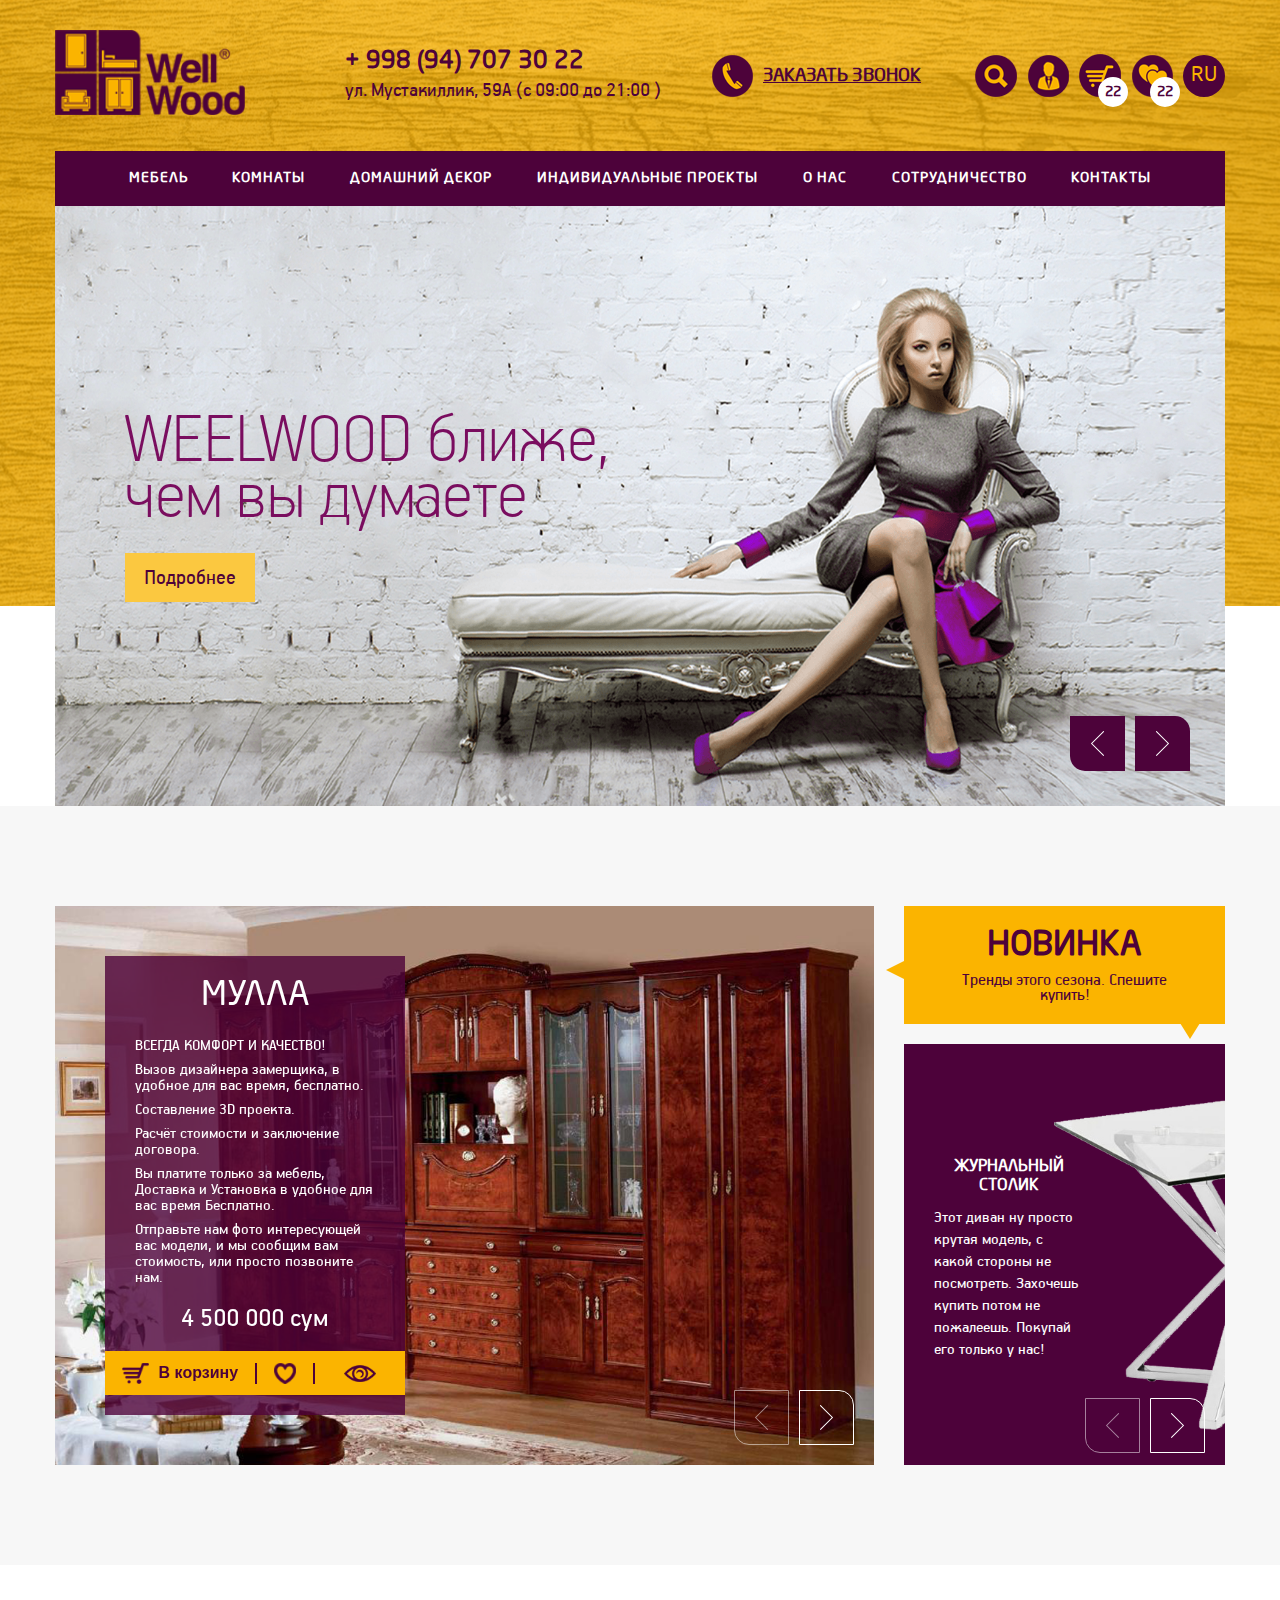
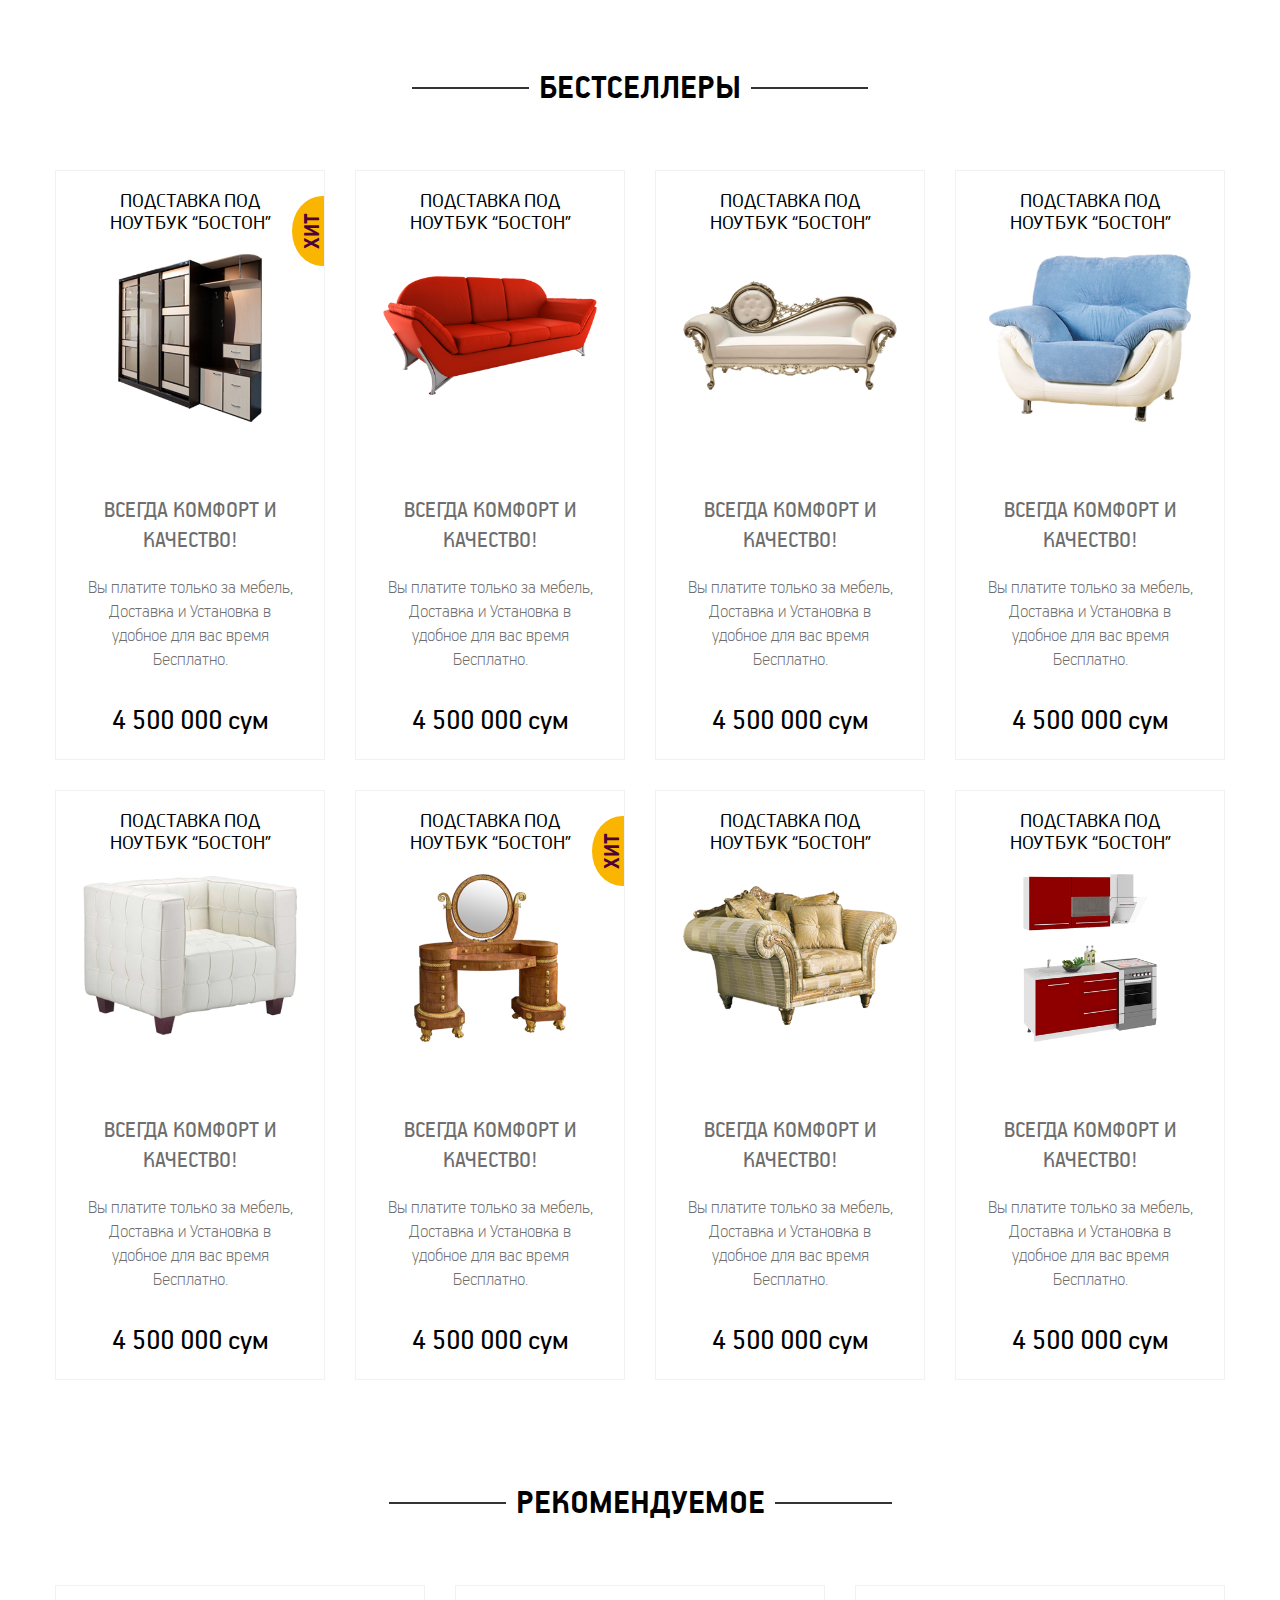
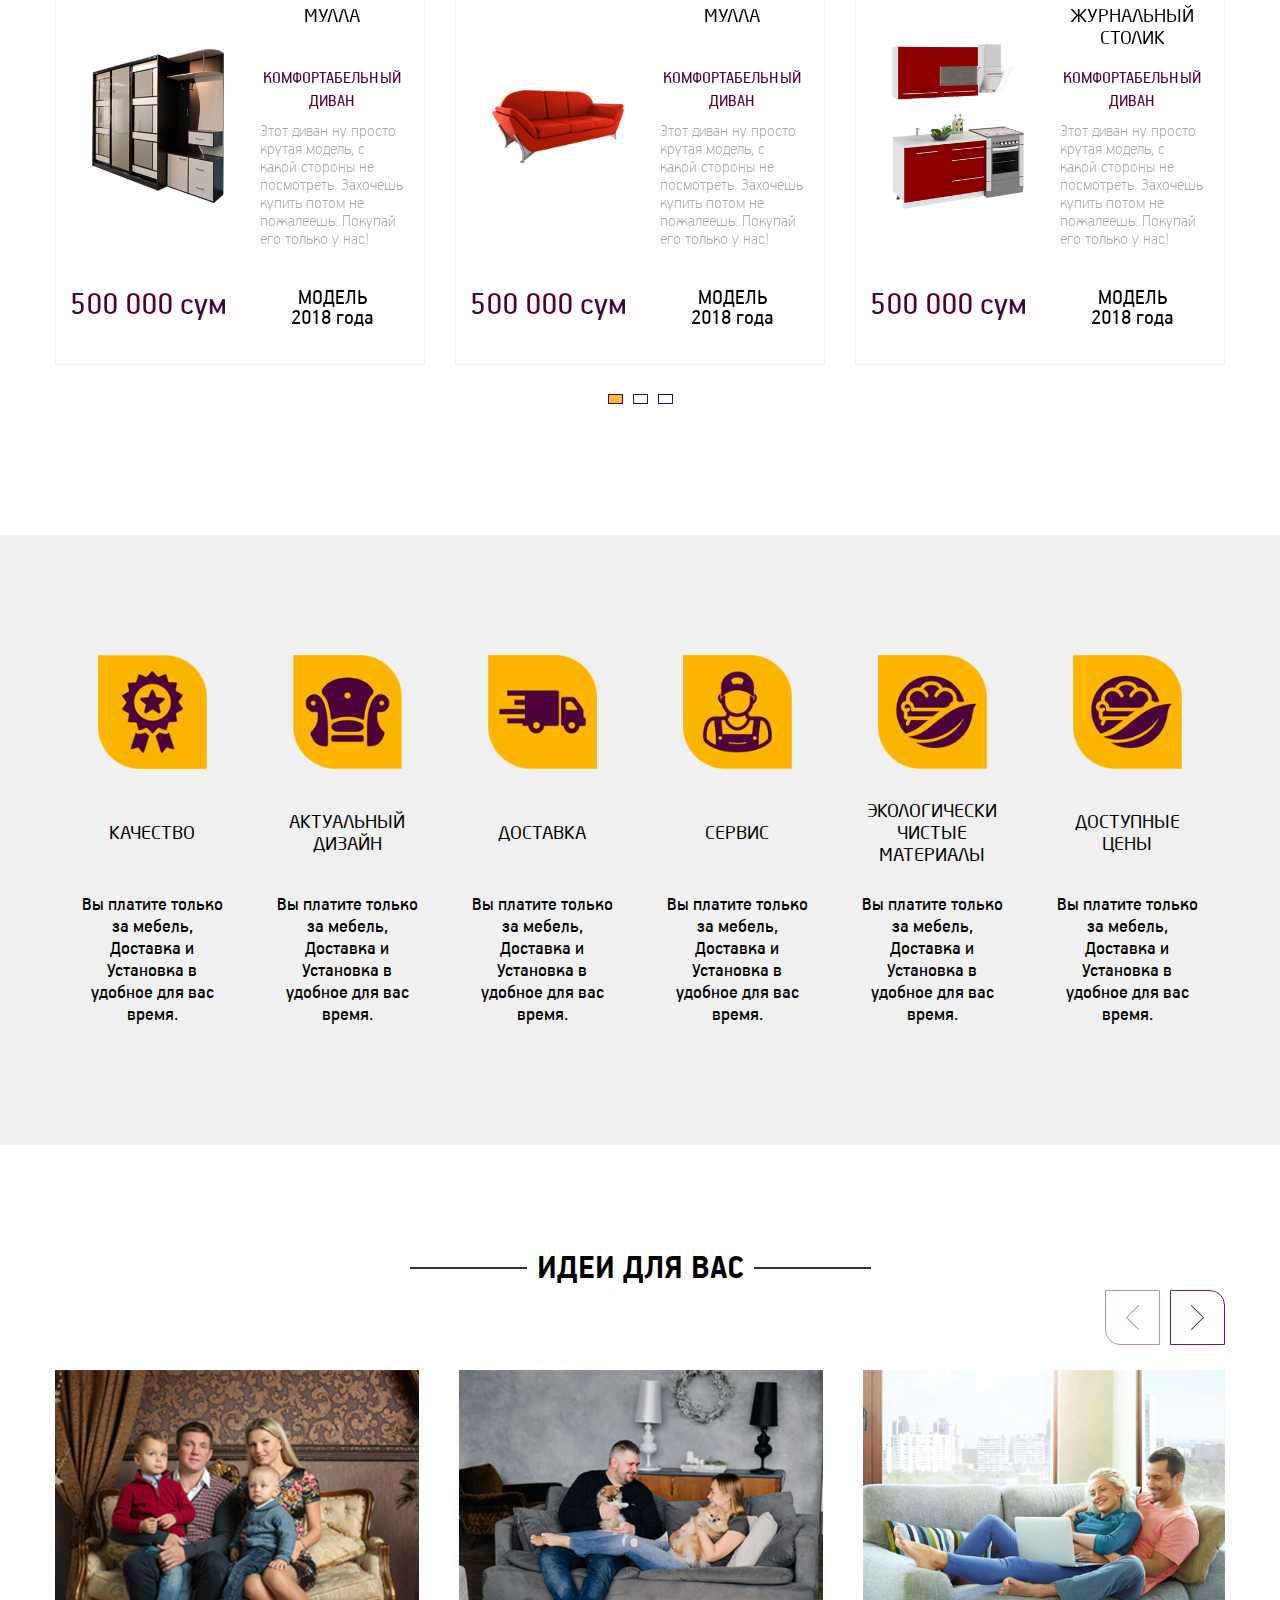
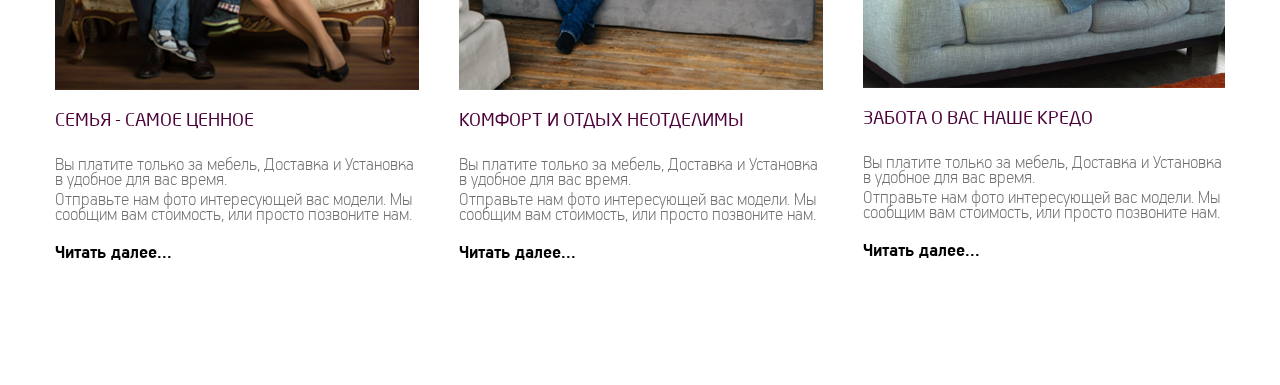
<file: index.html>
<!DOCTYPE html>
<html lang="en">
<head>
	<meta charset="UTF-8">
	<title>Wellwood</title>
	<meta name="handheldfriendly" content="true">
	<meta name="apple-mobile-web-app-capable" content="YES">
	<meta name="viewport" content="width=device-width, initial-scale=1">
	<link rel="stylesheet" type="text/css" href="assets/css/slick.css">
	<link rel="stylesheet" type="text/css" href="assets/css/slick-theme.css">
	<link rel="stylesheet" type="text/css" href="assets/css/aos.css">
	<link rel="stylesheet" type="text/css" href="assets/css/shared.css">
	<link rel="stylesheet" type="text/css" href="assets/css/style.css">
	<link rel="stylesheet" type="text/css" href="assets/css/responsive.css">
	
	<!-- толька на главном подключаются -->
	<link rel="stylesheet" type="text/css" href="assets/css/component.css" />
	<script src="assets/js/modernizr.custom.js"></script>
	<!-- толька на главном подключаются -->

</head>
<body>
	
	<div class="small_modal">
		<div class="box">
			<div class="closeBtn">
				<svg version="1.1" xmlns="http://www.w3.org/2000/svg" viewBox="0 0 44 44" xmlns:xlink="http://www.w3.org/1999/xlink" enable-background="new 0 0 44 44">
				  <path d="m22,0c-12.2,0-22,9.8-22,22s9.8,22 22,22 22-9.8 22-22-9.8-22-22-22zm3.2,22.4l7.5,7.5c0.2,0.2 0.3,0.5 0.3,0.7s-0.1,0.5-0.3,0.7l-1.4,1.4c-0.2,0.2-0.5,0.3-0.7,0.3-0.3,0-0.5-0.1-0.7-0.3l-7.5-7.5c-0.2-0.2-0.5-0.2-0.7,0l-7.5,7.5c-0.2,0.2-0.5,0.3-0.7,0.3-0.3,0-0.5-0.1-0.7-0.3l-1.4-1.4c-0.2-0.2-0.3-0.5-0.3-0.7s0.1-0.5 0.3-0.7l7.5-7.5c0.2-0.2 0.2-0.5 0-0.7l-7.5-7.5c-0.2-0.2-0.3-0.5-0.3-0.7s0.1-0.5 0.3-0.7l1.4-1.4c0.2-0.2 0.5-0.3 0.7-0.3s0.5,0.1 0.7,0.3l7.5,7.5c0.2,0.2 0.5,0.2 0.7,0l7.5-7.5c0.2-0.2 0.5-0.3 0.7-0.3 0.3,0 0.5,0.1 0.7,0.3l1.4,1.4c0.2,0.2 0.3,0.5 0.3,0.7s-0.1,0.5-0.3,0.7l-7.5,7.5c-0.2,0.1-0.2,0.5 3.55271e-15,0.7z"/>
				</svg>
			</div>
			<h6 class="neoSans">КОНСУЛЬТАЦИЯ <br> БЕСПЛАТНА!</h6>
			<input type="text" placeholder="Имя">
			<input type="text" placeholder="E-mail">
			<input type="text" placeholder="Телефон">
			<button type="submit" class="yellow_btn">Заказать званок</button>
		</div>
	</div>

	<div class="page_wrap">

		<header class="bigHeader">
			<div class="header">
				<div class="big_container flex_row_beet_cen">
					<div class="flex_row__cen">
						<div class="logo"><a href="#"><img src="assets/images/logo.png" alt=""></a></div>
						<div class="contactBox flex_row">
							<div class="flex_col">
								<a href="tel:998947073022" class="phone">+ 998 (94) 707 30 22</a>
								<div class="address">ул. Мустакиллик, 59А  (с 09:00 до 21:00 )</div>
							</div>
							<div class="btn requestCall flex_row__cen">
								<div class="circle-icon">
									<img src="assets/images/icons/phone-yellow.png" alt="">
								</div>
								<span>ЗАКАЗАТЬ ЗВОНОК</span>
							</div>
						</div>
					</div>
					<div class="rightBox flex_row_end_cen">
						<div class="buttons flex_row">
							<div class="searchOverlay"></div>
							<a href="#" class="search">
								<span class="circle-icon">
									<img src="assets/images/icons/search-yellow.png" alt="">
								</span>
								<input type="text" placeholder="найти зеленый диван">
								<span class="wd"></span>
							</a>
							<a href="#" id="login_btn">
								<span class="circle-icon">
									<img src="assets/images/icons/user-yellow.png" alt="">
								</span>
							</a>
							<a href="#" class="shopping-cart">
								<span class="circle-icon">
									<img src="assets/images/icons/cart-yellow.png" alt="">
									<div class="count">22</div>
								</span>
							</a>
							<a href="#" class="shopping-wishlist">
								<span class="circle-icon">
									<img src="assets/images/icons/wishlist-yellow.png" alt="">
									<div class="count">22</div>
								</span>
							</a>
							<div class="language">
								<span class="current">RU</span>
								<span class="others">
									<a href="#">EN</a>
									<a href="#">DE</a>
								</span>
							</div>
						</div>
						<div class="site-mobile_menu">
							<a class="site-header__menu-button" href="#show-menu">
				                <svg id="menu_button" width="50px" height="50px" viewBox="0 0 50 50" version="1.1" xmlns="http://www.w3.org/2000/svg" xmlns:xlink="http://www.w3.org/1999/xlink">
								    <!-- Generator: Sketch 49.3 (51167) - http://www.bohemiancoding.com/sketch -->
								    <desc>Created with Sketch.</desc>
								    <defs></defs>
								    <g id="menu_button__g" stroke="none" stroke-width="1" fill="none" fill-rule="evenodd">
								        <g id="menu_button__g__g" transform="translate(-1510.000000, -40.000000)" fill="#0000FF">
								            <g id="menu_button__g__g__g" transform="translate(-88.000000, 0.000000)">
								                <g id="menu-button__background" transform="translate(1598.000000, 40.000000)">
								                    <path d="M25,0 C11.193,0 0,11.193 0,25 C0,38.807 11.193,50 25,50 C38.807,50 50,38.807 50,25 C50,11.193 38.807,0 25,0 Z" id="Page-1"></path>
								                </g>
								                <g id="menu-button__details" transform="translate(1598.000000, 40.000000)" fill="#FFFFFF">
								                    <path id="Line_1" d="M15,23.5 L35,23.5 L35,21.5 L15,21.5 L15,23.5 Z"></path>
								                    <path id="Line_2" d="M15,28.5 L35,28.5 L35,26.5 L15,26.5 L15,28.5 Z"></path>
								                </g>
								            </g>
								        </g>
								    </g>
								</svg>  
							</a>
							<div class="site-menu">
								<ul>
									<li class="mob-menu-item">
										<a href="#">МЕБЕЛЬ</a>
										<div class="dropLevelOne">
											<ul>
												<li class="mob-menu-item-child">
													<a href="#">КРОВАТИ И МАТРАСЫ</a>
													<div class="dropLevelTwo">
														<a href="#">ДВУХСПАЛЬНЫЕ КРОВАТИ</a>
														<a href="#">ОДНОСПАЛЬНЫЕ КРОВАТИ</a>
														<a href="#">ДИВАНЫ-КРОВАТИ</a>
														<a href="#">КРЕСЛА-КРОВАТИ</a>
														<a href="#">2-ЯРУСНЫЕ КРОВАТИ</a>
														<a href="#">МАТРАСЫ</a>
													</div>
												</li>
												<li class="mob-menu-item-child"><a href="#">ШКАФЫ, КОМОДЫ, СТЕЛЛАЖИ</a></li>
												<li class="mob-menu-item-child"><a href="#">МЯГКАЯ МЕБЕЛЬ</a></li>
												<li class="mob-menu-item-child"><a href="#">СТОЛЫ И СТУЛЬЯ</a></li>
												<li class="mob-menu-item-child"><a href="#">КУХНЯ</a></li>
											</ul>
										</div>
									</li>
									<li class="mob-menu-item">
										<a href="#">КОМНАТЫ</a>
										<div class="dropLevelOne">
											<ul>
												<li class="mob-menu-item-child"><a href="#">ПРИХОЖАЯ</a></li>
												<li class="mob-menu-item-child"><a href="#">ГОСТИНАЯ</a></li>
												<li class="mob-menu-item-child"><a href="#">КУХНЯ</a></li>
												<li class="mob-menu-item-child"><a href="#">СТОЛОВАЯ</a></li>
												<li class="mob-menu-item-child"><a href="#">РАБОЧИЙ КАБИНЕТ</a></li>
												<li class="mob-menu-item-child"><a href="#">СПАЛЬНЯ</a></li>
												<li class="mob-menu-item-child"><a href="#">ДЕТСКАЯ</a></li>
												<li class="mob-menu-item-child"><a href="#">ВАННАЯ</a></li>
												<li class="mob-menu-item-child"><a href="#">САДОВАЯ МЕБЕЛЬ</a></li>
											</ul>
										</div>
									</li>
									<li class="mob-menu-item"><a href="#">ДОМАШНИЙ ДЕКОР</a></li>
									<li class="mob-menu-item"><a href="#">ИНДИВИДУАЛЬНЫЕ ПРОЕКТЫ</a></li>
									<li class="mob-menu-item"><a href="#">О НАС</a></li>
									<li class="mob-menu-item"><a href="#">КОНТАКТЫ</a></li>
									<li class="mob-menu-item"><a href="#">СОТРУДНИЧЕСТВО</a></li>
								</ul>
							</div>
						</div>
					</div>
				</div>
			</div>
			<div class="big_container">
				<div class="mainMenu">
					<ul class="flex_row_beet">
						<li class="menu-item">
							<a href="#">МЕБЕЛЬ</a>
							<div class="dropdown-content2">
							  	<div class="dorpdown-mini">
									<span class="active" tab-id="tab-1">КРОВАТИ И МАТРАСЫ</span>
								    <span tab-id="tab-2">ШКАФЫ, КОМОДЫ, СТЕЛЛАЖИ</span>
								    <span tab-id="tab-3">МЯГКАЯ МЕБЕЛЬ</span>
								    <span tab-id="tab-4">СТОЛЫ И СТУЛЬЯ</span>
								    <span tab-id="tab-5">КУХНЯ</span>
							    </div>
							    <div class="navs">
							    	<div class="dropdown-max active" id="tab-1">
								    	<div class="a_block">
								    		<a href="#">ДВУХСПАЛЬНЫЕ КРОВАТИ</a>
											<a href="#">ОДНОСПАЛЬНЫЕ КРОВАТИ</a>
											<a href="#">ДИВАНЫ-КРОВАТИ</a>
											<a href="#">КРЕСЛА-КРОВАТИ</a>
											<a href="#">2-ЯРУСНЫЕ КРОВАТИ</a>
											<a href="#">МАТРАСЫ</a>
								    	</div>
								    	<div class="img_block">
								    		<img src="assets/images/image.png" alt="">
								    	</div>
								    </div>
							    	<div class="dropdown-max" id="tab-2">
								    	<div class="a_block active">
								    		<a href="#">ДВУХСПАЛЬНЫЕ КРОВАТИ</a>
											<a href="#">ОДНОСПАЛЬНЫЕ КРОВАТИ</a>
											<a href="#">ДИВАНЫ-КРОВАТИ</a>
											<a href="#">КРЕСЛА-КРОВАТИ</a>
								    	</div>
								    	<div class="img_block">
								    		<img src="assets/images/image.png" alt="">
								    	</div>
								    </div>
								    <div class="dropdown-max" id="tab-3">
								    	<div class="a_block active">
											<a href="#">КРЕСЛА-КРОВАТИ</a>
											<a href="#">2-ЯРУСНЫЕ КРОВАТИ</a>
											<a href="#">МАТРАСЫ</a>
								    	</div>
								    	<div class="img_block">
								    		<img src="assets/images/image.png" alt="">
								    	</div>
								    </div>
								    <div class="dropdown-max" id="tab-4">
								    	<div class="a_block active">
								    		<a href="#">ДВУХСПАЛЬНЫЕ КРОВАТИ</a>
											<a href="#">ОДНОСПАЛЬНЫЕ КРОВАТИ</a>
											<a href="#">ДИВАНЫ-КРОВАТИ</a>
											<a href="#">КРЕСЛА-КРОВАТИ</a>
											<a href="#">2-ЯРУСНЫЕ КРОВАТИ</a>
											<a href="#">МАТРАСЫ</a>
											<a href="#">ДВУХСПАЛЬНЫЕ КРОВАТИ</a>
											<a href="#">ОДНОСПАЛЬНЫЕ КРОВАТИ</a>
											<a href="#">ДИВАНЫ-КРОВАТИ</a>
								    	</div>
								    	<div class="img_block">
								    		<img src="assets/images/image.png" alt="">
								    	</div>
								    </div>
								    <div class="dropdown-max" id="tab-5">
								    	<div class="a_block active">
								    		<a href="#">ДВУХСПАЛЬНЫЕ КРОВАТИ</a>
											<a href="#">ОДНОСПАЛЬНЫЕ КРОВАТИ</a>
											<a href="#">ДИВАНЫ-КРОВАТИ</a>
											<a href="#">КРЕСЛА-КРОВАТИ</a>
											<a href="#">2-ЯРУСНЫЕ КРОВАТИ</a>
											<a href="#">МАТРАСЫ</a>
								    	</div>
								    	<div class="img_block">
								    		<img src="assets/images/image.png" alt="">
								    	</div>
								    </div>
							    </div>
							 </div>
						</li>
						<li class="menu-item">
							<a href="#">КОМНАТЫ</a>
							<div class="dropdown-content">
							  	<div class="item"><a href="#"><img src="assets/images/rooms/level-1.png" alt=""><span>ПРИХОЖАЯ</span></a></div>
							    <div class="item"><a href="#"><img src="assets/images/rooms/level-2.png" alt=""><span>ГОСТИНАЯ</span></a></div>
							    <div class="item"><a href="#"><img src="assets/images/rooms/level-3.png" alt=""><span>КУХНЯ</span></a></div>
							    <div class="item"><a href="#"><img src="assets/images/rooms/level-4.png" alt=""><span>СТОЛОВАЯ</span></a></div>
							    <div class="item"><a href="#"><img src="assets/images/rooms/level-5.png" alt=""><span>РАБОЧИЙ<br>
								КАБИНЕТ</span></a></div>
								<div class="item"><a href="#"><img src="assets/images/rooms/level-9.png" alt=""><span>СПАЛЬНЯ</span></a></div>
								<div class="item"><a href="#"><img src="assets/images/rooms/level-8.png" alt=""><span>ДЕТСКАЯ</span></a></div>
								<div class="item"><a href="#"><img src="assets/images/rooms/level-7.png" alt=""><span>ВАННАЯ</span></a></div>
								<div class="item"><a href="#"><img src="assets/images/rooms/level-10.png" alt=""><span>САДОВАЯ<br>
								МЕБЕЛЬ</span></a></div>
							</div>
						</li>
						<li class="menu-item"><a href="#">ДОМАШНИЙ ДЕКОР</a></li>
						<li class="menu-item"><a href="#">ИНДИВИДУАЛЬНЫЕ ПРОЕКТЫ</a></li>
						<li class="menu-item"><a href="#">О НАС</a></li>
						<li class="menu-item"><a href="#">СОТРУДНИЧЕСТВО</a></li>
						<li class="menu-item"><a href="#">КОНТАКТЫ</a></li>
					</ul>
				</div>
			</div>
			<div class="fourSlider mainBanner">
				<div class="big_container" style="position: relative; min-height: 800px;">
					<div id="boxgallery" class="boxgallery" data-effect="effect-1">
						<div class="panel">
							<img src="assets/images/banners/banner1.png" alt="Image 1"/>
							<div class="content"">
								<div class="medium_container flex_col_cen_start">
									<h1>WEELWOOD ближе, <br> чем вы думаете</h1>
									<a href="#" class="yellow_btn">Подробнее</a>
								</div>
							</div>	
						</div>
						<div class="panel">
							<img src="assets/images/banners/banner2.png" alt="Image 2"/>
							<div class="content">
								<div class="medium_container flex_col_cen_start">
									<h1>WEELWOOD ближе</h1>
									<a href="#" class="yellow_btn">Подробнее</a>
								</div>
							</div>	
						</div>
						<div class="panel">
							<img src="assets/images/banners/banner3.png" alt="Image 3"/>
							<div class="content">
								<div class="medium_container flex_col_cen_start">
									<h1>Ближе, чем вы думаете</h1>
									<a href="#" class="yellow_btn">Подробнее</a>
								</div>
							</div>	
						</div>
						<div class="panel">
							<img src="assets/images/banners/banner4.png" alt="Image 4"/>
							<div class="content">
								<div class="medium_container flex_col_cen_start">
									<h1>WEELWOOD</h1>
									<a href="#" class="yellow_btn">Подробнее</a>
								</div>
							</div>	
						</div>
					</div>
					<div class="arrows bannerArrows">
						<div class="leftArrow">
							<svg version="1.1" id="Layer_1" xmlns="http://www.w3.org/2000/svg" xmlns:xlink="http://www.w3.org/1999/xlink" x="0px" y="0px"
								 viewBox="0 0 511.641 511.641" style="enable-background:new 0 0 511.641 511.641;" xml:space="preserve">
							<g>
								<g>
									<path d="M148.32,255.76L386.08,18c4.053-4.267,3.947-10.987-0.213-15.04c-4.16-3.947-10.667-3.947-14.827,0L125.707,248.293
										c-4.16,4.16-4.16,10.88,0,15.04L371.04,508.667c4.267,4.053,10.987,3.947,15.04-0.213c3.947-4.16,3.947-10.667,0-14.827
										L148.32,255.76z"/>
								</g>
							</g>
							</svg>
						</div>
						<div class="rightArrow">
							<svg version="1.1" id="Layer_1" xmlns="http://www.w3.org/2000/svg" xmlns:xlink="http://www.w3.org/1999/xlink" x="0px" y="0px"
								 viewBox="0 0 511.949 511.949" style="enable-background:new 0 0 511.949 511.949;" xml:space="preserve">
							<g>
								<g>
									<path d="M386.235,248.308L140.902,2.975c-4.267-4.053-10.987-3.947-15.04,0.213c-3.947,4.16-3.947,10.667,0,14.827l237.76,237.76
										l-237.76,237.867c-4.267,4.053-4.373,10.88-0.213,15.04c4.053,4.267,10.88,4.373,15.04,0.213c0.107-0.107,0.213-0.213,0.213-0.213
										l245.333-245.333C390.395,259.188,390.395,252.468,386.235,248.308z"/>
								</g>
							</g>
							</svg>
						</div>
					</div>
				</div>
			</div>
		</header>

		<div class="fixedFooter">

		<section>
			<div class="trends padd70x0">
				<div class="medium_container flex_row">
					<div class="leftBox">
						<div class="slider_trends">
							<div class="item" style="background-image: url(assets/images/sliders/slider1.png);">
								<div class="info">
									<h3>МУЛЛА</h3>
									<div class="desc">
										<p>ВСЕГДА КОМФОРТ И КАЧЕСТВО!</p>
										<p>Вызов дизайнера замерщика, 
										в удобное для вас время, бесплатно. </p>
										<p>Составление 3D проекта.</p>
										<p>Расчёт стоимости и заключение 
										договора.</p>
										<p>Вы платите только за мебель, 
										Доставка и Установка в удобное 
										для вас время Бесплатно.</p>
										<p>Отправьте нам фото интересующей 
										вас модели, и мы сообщим вам 
										стоимость, или просто позвоните нам.</p>
									</div>
									<div class="price">4 500 000 сум</div>
									<div class="tape">
										<button class="cart flex_row__cen">
											<img src="assets/images/icons/cart.png" alt="">
											<span>В корзину</span>
										</button>
										<button class="wishlist">
											<img src="assets/images/icons/wishlist.png" alt="">
										</button>
										<a href="#" class="see">
											<img src="assets/images/icons/eye.png" alt="">
										</a>
									</div>
								</div>
							</div>
							<div class="item" style="background-image: url(assets/images/sliders/slider2.png);">
								<div class="info">
									<h3>МУЛЛА</h3>
									<div class="desc">
										<p>ВСЕГДА КОМФОРТ И КАЧЕСТВО!</p>
										<p>Вызов дизайнера замерщика, 
										в удобное для вас время, бесплатно. </p>
										<p>Составление 3D проекта.</p>
										<p>Расчёт стоимости и заключение 
										договора.</p>
										<p>Вы платите только за мебель, 
										Доставка и Установка в удобное 
										для вас время Бесплатно.</p>
										<p>Отправьте нам фото интересующей 
										вас модели, и мы сообщим вам 
										стоимость, или просто позвоните нам.</p>
									</div>
									<div class="price">4 500 000 сум</div>
									<div class="tape">
										<button class="cart flex_row__cen">
											<img src="assets/images/icons/cart.png" alt="">
											<span>В корзину</span>
										</button>
										<button class="wishlist">
											<img src="assets/images/icons/wishlist.png" alt="">
										</button>
										<a href="#" class="see">
											<img src="assets/images/icons/eye.png" alt="">
										</a>
									</div>
								</div>
							</div>
						</div>
						<div class="arrows white-arrows">
							<div class="leftArrow">
								<svg version="1.1" id="Layer_1" xmlns="http://www.w3.org/2000/svg" xmlns:xlink="http://www.w3.org/1999/xlink" x="0px" y="0px"
									 viewBox="0 0 511.641 511.641" style="enable-background:new 0 0 511.641 511.641;" xml:space="preserve">
								<g>
									<g>
										<path d="M148.32,255.76L386.08,18c4.053-4.267,3.947-10.987-0.213-15.04c-4.16-3.947-10.667-3.947-14.827,0L125.707,248.293
											c-4.16,4.16-4.16,10.88,0,15.04L371.04,508.667c4.267,4.053,10.987,3.947,15.04-0.213c3.947-4.16,3.947-10.667,0-14.827
											L148.32,255.76z"/>
									</g>
								</g>
								</svg>
							</div>
							<div class="rightArrow">
								<svg version="1.1" id="Layer_1" xmlns="http://www.w3.org/2000/svg" xmlns:xlink="http://www.w3.org/1999/xlink" x="0px" y="0px"
									 viewBox="0 0 511.949 511.949" style="enable-background:new 0 0 511.949 511.949;" xml:space="preserve">
								<g>
									<g>
										<path d="M386.235,248.308L140.902,2.975c-4.267-4.053-10.987-3.947-15.04,0.213c-3.947,4.16-3.947,10.667,0,14.827l237.76,237.76
											l-237.76,237.867c-4.267,4.053-4.373,10.88-0.213,15.04c4.053,4.267,10.88,4.373,15.04,0.213c0.107-0.107,0.213-0.213,0.213-0.213
											l245.333-245.333C390.395,259.188,390.395,252.468,386.235,248.308z"/>
									</g>
								</g>
								</svg>
							</div>
						</div>
					</div>
					<div class="rightBox">
						<div class="titleT">
							<h3 class="neoSans">НОВИНКА</h3>
							<p>Тренды этого сезона. Спешите купить!</p>
						</div>
						<div class="slider">
							<div class="slider_trends_mini">
								<div class="item">
									<div class="info">
										<div class="title neoSans text_center">ЖУРНАЛЬНЫЙ СТОЛИК</div>
										<p>Этот диван ну просто крутая модель, с какой стороны не посмотреть. Захочешь купить потом не пожалеешь. Покупай его только у нас!</p>
									</div>
									<img src="assets/images/sliders/slider3.png" alt="">
								</div>
								<div class="item">
									<div class="info">
										<div class="title neoSans text_center">ЖУРНАЛЬНЫЙ СТОЛИК</div>
										<p>Этот диван ну просто крутая модель, с какой стороны не посмотреть. Захочешь купить потом не пожалеешь. Покупай его только у нас!</p>
									</div>
									<img src="assets/images/sliders/slider3.png" alt="">
								</div>
							</div>
							<div class="arrows white-arrows">
								<div class="leftArrow">
									<svg version="1.1" id="Layer_1" xmlns="http://www.w3.org/2000/svg" xmlns:xlink="http://www.w3.org/1999/xlink" x="0px" y="0px"
										 viewBox="0 0 511.641 511.641" style="enable-background:new 0 0 511.641 511.641;" xml:space="preserve">
									<g>
										<g>
											<path d="M148.32,255.76L386.08,18c4.053-4.267,3.947-10.987-0.213-15.04c-4.16-3.947-10.667-3.947-14.827,0L125.707,248.293
												c-4.16,4.16-4.16,10.88,0,15.04L371.04,508.667c4.267,4.053,10.987,3.947,15.04-0.213c3.947-4.16,3.947-10.667,0-14.827
												L148.32,255.76z"/>
										</g>
									</g>
									</svg>
								</div>
								<div class="rightArrow">
									<svg version="1.1" id="Layer_1" xmlns="http://www.w3.org/2000/svg" xmlns:xlink="http://www.w3.org/1999/xlink" x="0px" y="0px"
										 viewBox="0 0 511.949 511.949" style="enable-background:new 0 0 511.949 511.949;" xml:space="preserve">
									<g>
										<g>
											<path d="M386.235,248.308L140.902,2.975c-4.267-4.053-10.987-3.947-15.04,0.213c-3.947,4.16-3.947,10.667,0,14.827l237.76,237.76
												l-237.76,237.867c-4.267,4.053-4.373,10.88-0.213,15.04c4.053,4.267,10.88,4.373,15.04,0.213c0.107-0.107,0.213-0.213,0.213-0.213
												l245.333-245.333C390.395,259.188,390.395,252.468,386.235,248.308z"/>
										</g>
									</g>
									</svg>
								</div>
							</div>
						</div>
					</div>
				</div>
			</div>	
		</section>

		<section>
			<div class="bestSales padd70x0">
				<div class="big_container">
					<h3 class="underTitle text_center">БЕСТСЕЛЛЕРЫ</h3>
					<div class="boxes">
						<div class="product-item">
							<div class="wrap">
								<div class="xit">ХИТ</div>
								<h4>ПОДСТАВКА ПОД НОУТБУК “БОСТОН”</h4>
								<div class="img">
									<img src="assets/images/products/product1.png" class="main" alt="">
									<div class="tape">
										<button class="cart addToCart flex_row__cen">
											<img src="assets/images/icons/cart.png" alt="">
											<span>В корзину</span>
										</button>
										<button class="wishlist addToWishlist">
											<img src="assets/images/icons/wishlist.png" alt="">
										</button>
										<a href="#" class="see">
											<img src="assets/images/icons/eye.png" alt="">
										</a>
									</div>
								</div>
								<div class="caption">
									<div class="slogan">ВСЕГДА КОМФОРТ И КАЧЕСТВО!</div>
									<div class="desc">Вы платите только за мебель, Доставка и Установка в удобное для вас время Бесплатно.</div>
									<div class="price">4 500 000 сум</div>
								</div>
							</div>
						</div>
						<div class="product-item">
							<div class="wrap">
								<h4>ПОДСТАВКА ПОД НОУТБУК “БОСТОН”</h4>
								<div class="img">
									<img src="assets/images/products/product2.png" class="main" alt="">
									<div class="tape">
										<button class="cart addToCart flex_row__cen">
											<img src="assets/images/icons/cart.png" alt="">
											<span>В корзину</span>
										</button>
										<button class="wishlist addToWishlist">
											<img src="assets/images/icons/wishlist.png" alt="">
										</button>
										<a href="#" class="see">
											<img src="assets/images/icons/eye.png" alt="">
										</a>
									</div>
								</div>
								<div class="caption">
									<div class="slogan">ВСЕГДА КОМФОРТ И КАЧЕСТВО!</div>
									<div class="desc">Вы платите только за мебель, Доставка и Установка в удобное для вас время Бесплатно.</div>
									<div class="price">4 500 000 сум</div>
								</div>
							</div>
						</div>
						<div class="product-item">
							<div class="wrap">
								<h4>ПОДСТАВКА ПОД НОУТБУК “БОСТОН”</h4>
								<div class="img">
									<img src="assets/images/products/product3.png" class="main" alt="">
									<div class="tape">
										<button class="cart addToCart flex_row__cen">
											<img src="assets/images/icons/cart.png" alt="">
											<span>В корзину</span>
										</button>
										<button class="wishlist addToWishlist">
											<img src="assets/images/icons/wishlist.png" alt="">
										</button>
										<a href="#" class="see">
											<img src="assets/images/icons/eye.png" alt="">
										</a>
									</div>
								</div>
								<div class="caption">
									<div class="slogan">ВСЕГДА КОМФОРТ И КАЧЕСТВО!</div>
									<div class="desc">Вы платите только за мебель, Доставка и Установка в удобное для вас время Бесплатно.</div>
									<div class="price">4 500 000 сум</div>
								</div>
							</div>
						</div>
						<div class="product-item">
							<div class="wrap">
								<h4>ПОДСТАВКА ПОД НОУТБУК “БОСТОН”</h4>
								<div class="img">
									<img src="assets/images/products/product4.png" class="main" alt="">
									<div class="tape">
										<button class="cart addToCart flex_row__cen">
											<img src="assets/images/icons/cart.png" alt="">
											<span>В корзину</span>
										</button>
										<button class="wishlist addToWishlist">
											<img src="assets/images/icons/wishlist.png" alt="">
										</button>
										<a href="#" class="see">
											<img src="assets/images/icons/eye.png" alt="">
										</a>
									</div>
								</div>
								<div class="caption">
									<div class="slogan">ВСЕГДА КОМФОРТ И КАЧЕСТВО!</div>
									<div class="desc">Вы платите только за мебель, Доставка и Установка в удобное для вас время Бесплатно.</div>
									<div class="price">4 500 000 сум</div>
								</div>
							</div>
						</div>
						<div class="product-item">
							<div class="wrap">
								<h4>ПОДСТАВКА ПОД НОУТБУК “БОСТОН”</h4>
								<div class="img">
									<img src="assets/images/products/product5.png" class="main" alt="">
									<div class="tape">
										<button class="cart addToCart flex_row__cen">
											<img src="assets/images/icons/cart.png" alt="">
											<span>В корзину</span>
										</button>
										<button class="wishlist addToWishlist">
											<img src="assets/images/icons/wishlist.png" alt="">
										</button>
										<a href="#" class="see">
											<img src="assets/images/icons/eye.png" alt="">
										</a>
									</div>
								</div>
								<div class="caption">
									<div class="slogan">ВСЕГДА КОМФОРТ И КАЧЕСТВО!</div>
									<div class="desc">Вы платите только за мебель, Доставка и Установка в удобное для вас время Бесплатно.</div>
									<div class="price">4 500 000 сум</div>
								</div>
							</div>
						</div>
						<div class="product-item">
							<div class="wrap">
								<div class="xit">ХИТ</div>
								<h4>ПОДСТАВКА ПОД НОУТБУК “БОСТОН”</h4>
								<div class="img">
									<img src="assets/images/products/product6.png" class="main" alt="">
									<div class="tape">
										<button class="cart addToCart flex_row__cen">
											<img src="assets/images/icons/cart.png" alt="">
											<span>В корзину</span>
										</button>
										<button class="wishlist addToWishlist">
											<img src="assets/images/icons/wishlist.png" alt="">
										</button>
										<a href="#" class="see">
											<img src="assets/images/icons/eye.png" alt="">
										</a>
									</div>
								</div>
								<div class="caption">
									<div class="slogan">ВСЕГДА КОМФОРТ И КАЧЕСТВО!</div>
									<div class="desc">Вы платите только за мебель, Доставка и Установка в удобное для вас время Бесплатно.</div>
									<div class="price">4 500 000 сум</div>
								</div>
							</div>
						</div>
						<div class="product-item">
							<div class="wrap">
								<h4>ПОДСТАВКА ПОД НОУТБУК “БОСТОН”</h4>
								<div class="img">
									<img src="assets/images/products/product7.png" class="main" alt="">
									<div class="tape">
										<button class="cart addToCart flex_row__cen">
											<img src="assets/images/icons/cart.png" alt="">
											<span>В корзину</span>
										</button>
										<button class="wishlist addToWishlist">
											<img src="assets/images/icons/wishlist.png" alt="">
										</button>
										<a href="#" class="see">
											<img src="assets/images/icons/eye.png" alt="">
										</a>
									</div>
								</div>
								<div class="caption">
									<div class="slogan">ВСЕГДА КОМФОРТ И КАЧЕСТВО!</div>
									<div class="desc">Вы платите только за мебель, Доставка и Установка в удобное для вас время Бесплатно.</div>
									<div class="price">4 500 000 сум</div>
								</div>
							</div>
						</div>
						<div class="product-item">
							<div class="wrap">
								<h4>ПОДСТАВКА ПОД НОУТБУК “БОСТОН”</h4>
								<div class="img">
									<img src="assets/images/products/product8.png" class="main" alt="">
									<div class="tape">
										<button class="cart addToCart flex_row__cen">
											<img src="assets/images/icons/cart.png" alt="">
											<span>В корзину</span>
										</button>
										<button class="wishlist addToWishlist">
											<img src="assets/images/icons/wishlist.png" alt="">
										</button>
										<a href="#" class="see">
											<img src="assets/images/icons/eye.png" alt="">
										</a>
									</div>
								</div>
								<div class="caption">
									<div class="slogan">ВСЕГДА КОМФОРТ И КАЧЕСТВО!</div>
									<div class="desc">Вы платите только за мебель, Доставка и Установка в удобное для вас время Бесплатно.</div>
									<div class="price">4 500 000 сум</div>
								</div>
							</div>
						</div>
					</div>
				</div>
			</div>
		</section>

		<section>
			<div class="sales padd70x0" style="padding-top: 0px;">
				<div class="big_container">
					<h3 class="underTitle text_center">РЕКОМЕНДУЕМОЕ</h3>
					<div class="boxes">
						<div class="slider">
							<div class="item">
								<div class="wrap">
									<div class="flex_row">
										<div class="leftBox col-6">
											<div class="img"><img src="assets/images/products/product1.png" class="main" alt=""></div>
										</div>
										<div class="rightBox col-6">
											<div class="text">
											<h4 class="brand">МУЛЛА</h4>
											<h4 class="title PFHandbook">КОМФОРТАБЕЛЬНЫЙ ДИВАН</h4>
											<p>Этот диван ну просто крутая модель, с какой стороны не посмотреть. Захочешь купить потом не пожалеешь. Покупай его только у нас!</p>
											</div>
											
										</div>
									</div>
									<div style="position: relative; margin-bottom: 30px;">
										<div class="flex_row">
											<div class="price col-6">500 000 сум</div>
											<div class="model col-6">МОДЕЛЬ <br> 2018 года</div>
										</div>
										<div class="tape small white-color">
											<button class="cart flex_row__cen">
												<img src="assets/images/icons/cart-white.png" alt="">
												<span>В корзину</span>
											</button>
											<button class="wishlist">
												<img src="assets/images/icons/wishlist-white.png" alt="">
											</button>
											<a href="#" class="see">
												<img src="assets/images/icons/eye-white.png" alt="">
											</a>
										</div>
									</div>
								</div>
							</div>
							<div class="item">
								<div class="wrap">
									<div class="flex_row">
										<div class="leftBox col-6">
											<div class="img"><img src="assets/images/products/product2.png" class="main" alt=""></div>
										</div>
										<div class="rightBox col-6">
											<div class="text">
											<h4 class="brand">МУЛЛА</h4>
											<h4 class="title PFHandbook">КОМФОРТАБЕЛЬНЫЙ ДИВАН</h4>
											<p>Этот диван ну просто крутая модель, с какой стороны не посмотреть. Захочешь купить потом не пожалеешь. Покупай его только у нас!</p>
											</div>
											
										</div>
									</div>
									<div style="position: relative; margin-bottom: 30px;">
										<div class="flex_row">
											<div class="price col-6">500 000 сум</div>
											<div class="model col-6">МОДЕЛЬ <br> 2018 года</div>
										</div>
										<div class="tape small white-color">
											<button class="cart flex_row__cen">
												<img src="assets/images/icons/cart-white.png" alt="">
												<span>В корзину</span>
											</button>
											<button class="wishlist">
												<img src="assets/images/icons/wishlist-white.png" alt="">
											</button>
											<a href="#" class="see">
												<img src="assets/images/icons/eye-white.png" alt="">
											</a>
										</div>
									</div>
								</div>
							</div>
							<div class="item">
								<div class="wrap">
									<div class="flex_row">
										<div class="leftBox col-6">
											<div class="img"><img src="assets/images/products/product8.png" class="main" alt=""></div>
										</div>
										<div class="rightBox col-6">
											<div class="text">
											<h4 class="brand">ЖУРНАЛЬНЫЙ СТОЛИК</h4>
											<h4 class="title PFHandbook">КОМФОРТАБЕЛЬНЫЙ ДИВАН</h4>
											<p>Этот диван ну просто крутая модель, с какой стороны не посмотреть. Захочешь купить потом не пожалеешь. Покупай его только у нас!</p>
											</div>
											
										</div>
									</div>
									<div style="position: relative; margin-bottom: 30px;">
										<div class="flex_row">
											<div class="price col-6">500 000 сум</div>
											<div class="model col-6">МОДЕЛЬ <br> 2018 года</div>
										</div>
										<div class="tape small white-color">
											<button class="cart flex_row__cen">
												<img src="assets/images/icons/cart-white.png" alt="">
												<span>В корзину</span>
											</button>
											<button class="wishlist">
												<img src="assets/images/icons/wishlist-white.png" alt="">
											</button>
											<a href="#" class="see">
												<img src="assets/images/icons/eye-white.png" alt="">
											</a>
										</div>
									</div>
								</div>
							</div>
							<div class="item">
								<div class="wrap">
									<div class="flex_row">
										<div class="leftBox col-6">
											<div class="img"><img src="assets/images/products/product1.png" class="main" alt=""></div>
										</div>
										<div class="rightBox col-6">
											<div class="text">
											<h4 class="brand">МУЛЛА</h4>
											<h4 class="title PFHandbook">КОМФОРТАБЕЛЬНЫЙ ДИВАН</h4>
											<p>Этот диван ну просто крутая модель, с какой стороны не посмотреть. Захочешь купить потом не пожалеешь. Покупай его только у нас!</p>
											</div>
											
										</div>
									</div>
									<div style="position: relative; margin-bottom: 30px;">
										<div class="flex_row">
											<div class="price col-6">500 000 сум</div>
											<div class="model col-6">МОДЕЛЬ <br> 2018 года</div>
										</div>
										<div class="tape small white-color">
											<button class="cart flex_row__cen">
												<img src="assets/images/icons/cart-white.png" alt="">
												<span>В корзину</span>
											</button>
											<button class="wishlist">
												<img src="assets/images/icons/wishlist-white.png" alt="">
											</button>
											<a href="#" class="see">
												<img src="assets/images/icons/eye-white.png" alt="">
											</a>
										</div>
									</div>
								</div>
							</div>
							<div class="item">
								<div class="wrap">
									<div class="flex_row">
										<div class="leftBox col-6">
											<div class="img"><img src="assets/images/products/product1.png" class="main" alt=""></div>
										</div>
										<div class="rightBox col-6">
											<div class="text">
											<h4 class="brand">МУЛЛА</h4>
											<h4 class="title PFHandbook">КОМФОРТАБЕЛЬНЫЙ ДИВАН</h4>
											<p>Этот диван ну просто крутая модель, с какой стороны не посмотреть. Захочешь купить потом не пожалеешь. Покупай его только у нас!</p>
											</div>
											
										</div>
									</div>
									<div style="position: relative; margin-bottom: 30px;">
										<div class="flex_row">
											<div class="price col-6">500 000 сум</div>
											<div class="model col-6">МОДЕЛЬ <br> 2018 года</div>
										</div>
										<div class="tape small white-color">
											<button class="cart flex_row__cen">
												<img src="assets/images/icons/cart-white.png" alt="">
												<span>В корзину</span>
											</button>
											<button class="wishlist">
												<img src="assets/images/icons/wishlist-white.png" alt="">
											</button>
											<a href="#" class="see">
												<img src="assets/images/icons/eye-white.png" alt="">
											</a>
										</div>
									</div>
								</div>
							</div>
						</div>						
					</div>
				</div>
			</div>
		</section>

		<section>
			<div class="advantages padd70x0">
				<div class="big_container flex_row">
					<div class="item">
						<div class="wrap text_center">
							<img src="assets/images/icons/advantage1.png" alt="">
							<h4 class="title">КАЧЕСТВО</h4>
							<p>Вы платите только за мебель, Доставка и Установка в удобное для вас время.</p>
						</div>
					</div>
					<div class="item">
						<div class="wrap text_center">
							<img src="assets/images/icons/advantage2.png" alt="">
							<h4 class="title">АКТУАЛЬНЫЙ <br> ДИЗАЙН</h4>
							<p>Вы платите только за мебель, Доставка и Установка в удобное для вас время.</p>
						</div>
					</div>
					<div class="item">
						<div class="wrap text_center">
							<img src="assets/images/icons/advantage3.png" alt="">
							<h4 class="title">ДОСТАВКА</h4>
							<p>Вы платите только за мебель, Доставка и Установка в удобное для вас время.</p>
						</div>
					</div>
					<div class="item">
						<div class="wrap text_center">
							<img src="assets/images/icons/advantage4.png" alt="">
							<h4 class="title">СЕРВИС</h4>
							<p>Вы платите только за мебель, Доставка и Установка в удобное для вас время.</p>
						</div>
					</div>
					<div class="item">
						<div class="wrap text_center">
							<img src="assets/images/icons/advantage5.png" alt="">
							<h4 class="title">ЭКОЛОГИЧЕСКИ <br> ЧИСТЫЕ МАТЕРИАЛЫ</h4>
							<p>Вы платите только за мебель, Доставка и Установка в удобное для вас время.</p>
						</div>
					</div>
					<div class="item">
						<div class="wrap text_center">
							<img src="assets/images/icons/advantage5.png" alt="">
							<h4 class="title">ДОСТУПНЫЕ <br> ЦЕНЫ</h4>
							<p>Вы платите только за мебель, Доставка и Установка в удобное для вас время.</p>
						</div>
					</div>
				</div>
			</div>
		</section>

		<section>
			<div class="ideas ideas-slider padd70x0">
				<div class="medium_container">
					<h3 class="underTitle text_center">ИДЕИ ДЛЯ ВАС</h3>
					<div class="boxes">
						<div class="arrows">
							<div class="leftArrow">
								<svg version="1.1" id="Layer_1" xmlns="http://www.w3.org/2000/svg" xmlns:xlink="http://www.w3.org/1999/xlink" x="0px" y="0px"
									 viewBox="0 0 511.641 511.641" style="enable-background:new 0 0 511.641 511.641;" xml:space="preserve">
								<g>
									<g>
										<path d="M148.32,255.76L386.08,18c4.053-4.267,3.947-10.987-0.213-15.04c-4.16-3.947-10.667-3.947-14.827,0L125.707,248.293
											c-4.16,4.16-4.16,10.88,0,15.04L371.04,508.667c4.267,4.053,10.987,3.947,15.04-0.213c3.947-4.16,3.947-10.667,0-14.827
											L148.32,255.76z"/>
									</g>
								</g>
								</svg>
							</div>
							<div class="rightArrow">
								<svg version="1.1" id="Layer_1" xmlns="http://www.w3.org/2000/svg" xmlns:xlink="http://www.w3.org/1999/xlink" x="0px" y="0px"
									 viewBox="0 0 511.949 511.949" style="enable-background:new 0 0 511.949 511.949;" xml:space="preserve">
								<g>
									<g>
										<path d="M386.235,248.308L140.902,2.975c-4.267-4.053-10.987-3.947-15.04,0.213c-3.947,4.16-3.947,10.667,0,14.827l237.76,237.76
											l-237.76,237.867c-4.267,4.053-4.373,10.88-0.213,15.04c4.053,4.267,10.88,4.373,15.04,0.213c0.107-0.107,0.213-0.213,0.213-0.213
											l245.333-245.333C390.395,259.188,390.395,252.468,386.235,248.308z"/>
									</g>
								</g>
								</svg>
							</div>
						</div>
						<div class="flex_row slider">
							<div class="item">
								<div class="wrap">
									<div class="img"><img src="assets/images/other/idea1.png" alt=""></div>
									<h4>СЕМЬЯ - САМОЕ ЦЕННОЕ</h4>
									<div class="desc">
										<p>Вы платите только за мебель, Доставка и Установка в удобное для вас время. </p>
										<p>Отправьте нам фото интересующей вас модели. Мы сообщим вам стоимость, или просто позвоните нам.</p>
									</div>
									<a href="#">Читать далее...</a>
								</div>
							</div>
							<div class="item">
								<div class="wrap">
									<div class="img"><img src="assets/images/other/idea2.png" alt=""></div>
									<h4>КОМФОРТ И ОТДЫХ НЕОТДЕЛИМЫ</h4>
									<div class="desc">
										<p>Вы платите только за мебель, Доставка и Установка в удобное для вас время. </p>
										<p>Отправьте нам фото интересующей вас модели. Мы сообщим вам стоимость, или просто позвоните нам.</p>
									</div>
									<a href="#">Читать далее...</a>
								</div>
							</div>
							<div class="item">
								<div class="wrap">
									<div class="img"><img src="assets/images/other/idea3.png" alt=""></div>
									<h4>ЗАБОТА О ВАС НАШЕ КРЕДО</h4>
									<div class="desc">
										<p>Вы платите только за мебель, Доставка и Установка в удобное для вас время. </p>
										<p>Отправьте нам фото интересующей вас модели. Мы сообщим вам стоимость, или просто позвоните нам.</p>
									</div>
									<a href="#">Читать далее...</a>
								</div>
							</div>
							<div class="item">
								<div class="wrap">
									<div class="img"><img src="assets/images/other/idea1.png" alt=""></div>
									<h4>СЕМЬЯ - САМОЕ ЦЕННОЕ</h4>
									<div class="desc">
										<p>Вы платите только за мебель, Доставка и Установка в удобное для вас время. </p>
										<p>Отправьте нам фото интересующей вас модели. Мы сообщим вам стоимость, или просто позвоните нам.</p>
									</div>
									<a href="#">Читать далее...</a>
								</div>
							</div>
							<div class="item">
								<div class="wrap">
									<div class="img"><img src="assets/images/other/idea2.png" alt=""></div>
									<h4>КОМФОРТ И ОТДЫХ НЕОТДЕЛИМЫ</h4>
									<div class="desc">
										<p>Вы платите только за мебель, Доставка и Установка в удобное для вас время. </p>
										<p>Отправьте нам фото интересующей вас модели. Мы сообщим вам стоимость, или просто позвоните нам.</p>
									</div>
									<a href="#">Читать далее...</a>
								</div>
							</div>
							<div class="item">
								<div class="wrap">
									<div class="img"><img src="assets/images/other/idea3.png" alt=""></div>
									<h4>ЗАБОТА О ВАС НАШЕ КРЕДО</h4>
									<div class="desc">
										<p>Вы платите только за мебель, Доставка и Установка в удобное для вас время. </p>
										<p>Отправьте нам фото интересующей вас модели. Мы сообщим вам стоимость, или просто позвоните нам.</p>
									</div>
									<a href="#">Читать далее...</a>
								</div>
							</div>
						</div>
					</div>
				</div>
			</div>
		</section>

		</div>

		<footer>
			<div class="footer padd70x0" id="footer">
				<div class="medium_container flex_row_beet">
					<div class="leftBox">
						<div class="menus flex_row">
							<ul>
								<li><a href="#">Мебель</a></li>
								<li><a href="#">Комнаты</a></li>
								<li><a href="#">Домашний декор</a></li>
								<li><a href="#">Индивидуальные проекты</a></li>
								<li><a href="#">О нас</a></li>
								<li><a href="#">Сотрудничество</a></li>
								<li><a href="#">Контакты</a></li>
							</ul>
							<ul>
								<li><a href="#">Кровати и матрасы</a></li>
								<li><a href="#">Шкафы, комоды</a></li>
								<li><a href="#">Стеллажи</a></li>
								<li><a href="#">Мягкая мебель</a></li>
								<li><a href="#">Столы и стулья</a></li>
								<li><a href="#">Кухни</a></li>
								<li><a href="#">Комнаты</a></li>
							</ul>
							<ul>
								<li><a href="#">Полки</a></li>
								<li><a href="#">Часы</a></li>
								<li><a href="#">Настольные аксессуары</a></li>
								<li><a href="#">Посуда</a></li>
								<li><a href="#">Корзины</a></li>
								<li><a href="#">Ванна</a></li>
								<li><a href="#">Освещение</a></li>
								<li><a href="#">Подсвечники</a></li>
								<li><a href="#">Керамика</a></li>
							</ul>
						</div>
						<div class="bottom flex_row_beet">
							<div class="copyright">
								<a href="#"><span>Developed by</span><img src="assets/images/logo-golden-minds.png" alt=""></a>
								<div>Copyright @ Все права защищены</div>
							</div>
							<div style="width: 33.33333%;">
								<a href="#" class="yellow_btn">Написать нам</a>
							</div>
						</div>
					</div>

					<div class="rightBox">
						<div class="contact-box">
							<div class="table-cell" style="padding-right: 20px;">
								<div>Мы ждем ваших писем:</div>
								<div>Адрес:</div>
								<div>Телефон:</div>
							</div>
							<div class="table-cell">
								<div><a href="#">info@WellWood.uz</a></div>
								<div>ул. Мустакиллик, 59А</div>
								<div><a href="#">+998 (94) 707 30 22</a><span>(с 09:00 до 21:00)</span></div>
							</div>
						</div>
						<div class="payment">
							<span>Мы принимаем:</span>
							<div class="boxes">
								<a href="#"><img src="assets/images/payme.png" alt=""></a>
								<a href="#"><img src="assets/images/click.png" alt=""></a>
								<a href="#"><img src="assets/images/uzcard.png" alt=""></a>
							</div>
						</div>
						<div class="social_icons">
							<span>Подписывайтесь:</span>
							<div class="social">
								<a href="#">
									<span class="circle-icon">
										<svg version="1.1" id="Capa_1" xmlns="http://www.w3.org/2000/svg" xmlns:xlink="http://www.w3.org/1999/xlink" x="0px" y="0px"
											 width="96.124px" height="96.123px" viewBox="0 0 96.124 96.123" style="enable-background:new 0 0 96.124 96.123;"
											 xml:space="preserve">
										<g>
											<path d="M72.089,0.02L59.624,0C45.62,0,36.57,9.285,36.57,23.656v10.907H24.037c-1.083,0-1.96,0.878-1.96,1.961v15.803
												c0,1.083,0.878,1.96,1.96,1.96h12.533v39.876c0,1.083,0.877,1.96,1.96,1.96h16.352c1.083,0,1.96-0.878,1.96-1.96V54.287h14.654
												c1.083,0,1.96-0.877,1.96-1.96l0.006-15.803c0-0.52-0.207-1.018-0.574-1.386c-0.367-0.368-0.867-0.575-1.387-0.575H56.842v-9.246
												c0-4.444,1.059-6.7,6.848-6.7l8.397-0.003c1.082,0,1.959-0.878,1.959-1.96V1.98C74.046,0.899,73.17,0.022,72.089,0.02z"/>
										</g>
										</svg>
									</span>
								</a>
								<a href="#">
									<span class="circle-icon linkedin">
										<svg version="1.1" id="Capa_1" xmlns="http://www.w3.org/2000/svg" xmlns:xlink="http://www.w3.org/1999/xlink" x="0px" y="0px"
											 viewBox="0 0 90 90" style="enable-background:new 0 0 90 90;" xml:space="preserve">
										<g>
											<g>
												<path d="M20.379,10.252c0,5.315-3.924,9.62-10.381,9.62C3.924,19.872,0,15.568,0,10.252
													c0-5.443,4.051-9.621,10.252-9.621C16.455,0.631,20.254,4.809,20.379,10.252z M0.506,89.368V27.468h19.242v61.901H0.506z"/>
												<path d="M31.262,47.215c0-7.721-0.252-14.176-0.504-19.747h16.707l0.889,8.608h0.379
													c2.531-4.053,8.734-10.002,19.115-10.002C80.506,26.074,90,34.556,90,52.784v36.585H70.758V55.063
													c0-7.976-2.785-13.417-9.748-13.417c-5.316,0-8.479,3.67-9.871,7.215c-0.508,1.265-0.635,3.038-0.635,4.811v35.697H31.262V47.215z
													"/>
											</g>
										</g>
										</svg>
									</span>
								</a>
								<a href="#">
									<span class="circle-icon">
										<svg version="1.1" id="Layer_1" xmlns="http://www.w3.org/2000/svg" xmlns:xlink="http://www.w3.org/1999/xlink" x="0px" y="0px"
											 viewBox="0 0 512 512" style="enable-background:new 0 0 512 512;" xml:space="preserve">
										<g>
											<g>
												<path d="M373.659,0H138.341C62.06,0,0,62.06,0,138.341v235.318C0,449.94,62.06,512,138.341,512h235.318
													C449.94,512,512,449.94,512,373.659V138.341C512,62.06,449.94,0,373.659,0z M470.636,373.659
													c0,53.473-43.503,96.977-96.977,96.977H138.341c-53.473,0-96.977-43.503-96.977-96.977V138.341
													c0-53.473,43.503-96.977,96.977-96.977h235.318c53.473,0,96.977,43.503,96.977,96.977V373.659z"/>
											</g>
										</g>
										<g>
											<g>
												<path d="M370.586,238.141c-3.64-24.547-14.839-46.795-32.386-64.342c-17.547-17.546-39.795-28.746-64.341-32.385
													c-11.176-1.657-22.507-1.657-33.682,0c-30.336,4.499-57.103,20.541-75.372,45.172c-18.269,24.631-25.854,54.903-21.355,85.237
													c4.499,30.335,20.541,57.102,45.172,75.372c19.996,14.831,43.706,22.619,68.153,22.619c5.667,0,11.375-0.418,17.083-1.265
													c30.336-4.499,57.103-20.541,75.372-45.172C367.5,298.747,375.085,268.476,370.586,238.141z M267.791,327.632
													c-19.405,2.882-38.77-1.973-54.527-13.66c-15.757-11.687-26.019-28.811-28.896-48.216c-2.878-19.405,1.973-38.77,13.66-54.527
													c11.688-15.757,28.811-26.019,48.217-28.897c3.574-0.53,7.173-0.795,10.772-0.795s7.199,0.265,10.773,0.796
													c32.231,4.779,57.098,29.645,61.878,61.877C335.608,284.268,307.851,321.692,267.791,327.632z"/>
											</g>
										</g>
										<g>
											<g>
												<path d="M400.049,111.951c-3.852-3.851-9.183-6.058-14.625-6.058c-5.442,0-10.773,2.206-14.625,6.058
													c-3.851,3.852-6.058,9.174-6.058,14.625c0,5.451,2.207,10.773,6.058,14.625c3.852,3.851,9.183,6.058,14.625,6.058
													c5.442,0,10.773-2.206,14.625-6.058c3.851-3.852,6.058-9.183,6.058-14.625C406.107,121.133,403.9,115.802,400.049,111.951z"/>
											</g>
										</g>
										</svg>
									</span>
								</a>
								<a href="#">
									<span class="circle-icon">
										<svg xmlns="http://www.w3.org/2000/svg" xmlns:xlink="http://www.w3.org/1999/xlink" viewBox="0 0 32 32" version="1.1" width="64px" height="64px">
											<g id="surface1">
											<path style=" " d="M 26.070313 3.996094 C 25.734375 4.011719 25.417969 4.109375 25.136719 4.21875 L 25.132813 4.21875 C 24.847656 4.332031 23.492188 4.902344 21.433594 5.765625 C 19.375 6.632813 16.703125 7.757813 14.050781 8.875 C 8.753906 11.105469 3.546875 13.300781 3.546875 13.300781 L 3.609375 13.277344 C 3.609375 13.277344 3.25 13.394531 2.875 13.652344 C 2.683594 13.777344 2.472656 13.949219 2.289063 14.21875 C 2.105469 14.488281 1.957031 14.902344 2.011719 15.328125 C 2.101563 16.050781 2.570313 16.484375 2.90625 16.722656 C 3.246094 16.964844 3.570313 17.078125 3.570313 17.078125 L 3.578125 17.078125 L 8.460938 18.722656 C 8.679688 19.425781 9.949219 23.597656 10.253906 24.558594 C 10.433594 25.132813 10.609375 25.492188 10.828125 25.765625 C 10.933594 25.90625 11.058594 26.023438 11.207031 26.117188 C 11.265625 26.152344 11.328125 26.179688 11.390625 26.203125 C 11.410156 26.214844 11.429688 26.21875 11.453125 26.222656 L 11.402344 26.210938 C 11.417969 26.214844 11.429688 26.226563 11.441406 26.230469 C 11.480469 26.242188 11.507813 26.246094 11.558594 26.253906 C 12.332031 26.488281 12.953125 26.007813 12.953125 26.007813 L 12.988281 25.980469 L 15.871094 23.355469 L 20.703125 27.0625 L 20.8125 27.109375 C 21.820313 27.550781 22.839844 27.304688 23.378906 26.871094 C 23.921875 26.433594 24.132813 25.875 24.132813 25.875 L 24.167969 25.785156 L 27.902344 6.65625 C 28.007813 6.183594 28.035156 5.742188 27.917969 5.3125 C 27.800781 4.882813 27.5 4.480469 27.136719 4.265625 C 26.769531 4.046875 26.40625 3.980469 26.070313 3.996094 Z M 25.96875 6.046875 C 25.964844 6.109375 25.976563 6.101563 25.949219 6.222656 L 25.949219 6.234375 L 22.25 25.164063 C 22.234375 25.191406 22.207031 25.25 22.132813 25.308594 C 22.054688 25.371094 21.992188 25.410156 21.667969 25.28125 L 15.757813 20.75 L 12.1875 24.003906 L 12.9375 19.214844 C 12.9375 19.214844 22.195313 10.585938 22.59375 10.214844 C 22.992188 9.84375 22.859375 9.765625 22.859375 9.765625 C 22.886719 9.3125 22.257813 9.632813 22.257813 9.632813 L 10.082031 17.175781 L 10.078125 17.15625 L 4.242188 15.191406 L 4.242188 15.1875 C 4.238281 15.1875 4.230469 15.183594 4.226563 15.183594 C 4.230469 15.183594 4.257813 15.171875 4.257813 15.171875 L 4.289063 15.15625 L 4.320313 15.144531 C 4.320313 15.144531 9.53125 12.949219 14.828125 10.71875 C 17.480469 9.601563 20.152344 8.476563 22.207031 7.609375 C 24.261719 6.746094 25.78125 6.113281 25.867188 6.078125 C 25.949219 6.046875 25.910156 6.046875 25.96875 6.046875 Z "/>
											</g>
										</svg>
									</span>
								</a>
								<a href="#">
									<span class="circle-icon">
										<svg version="1.1" id="Capa_1" xmlns="http://www.w3.org/2000/svg" xmlns:xlink="http://www.w3.org/1999/xlink" x="0px" y="0px"
											 viewBox="0 0 612 612" style="enable-background:new 0 0 612 612;" xml:space="preserve">
										<g>
											<g>
												<path d="M612,116.258c-22.525,9.981-46.694,16.75-72.088,19.772c25.929-15.527,45.777-40.155,55.184-69.411
													c-24.322,14.379-51.169,24.82-79.775,30.48c-22.907-24.437-55.49-39.658-91.63-39.658c-69.334,0-125.551,56.217-125.551,125.513
													c0,9.828,1.109,19.427,3.251,28.606C197.065,206.32,104.556,156.337,42.641,80.386c-10.823,18.51-16.98,40.078-16.98,63.101
													c0,43.559,22.181,81.993,55.835,104.479c-20.575-0.688-39.926-6.348-56.867-15.756v1.568c0,60.806,43.291,111.554,100.693,123.104
													c-10.517,2.83-21.607,4.398-33.08,4.398c-8.107,0-15.947-0.803-23.634-2.333c15.985,49.907,62.336,86.199,117.253,87.194
													c-42.947,33.654-97.099,53.655-155.916,53.655c-10.134,0-20.116-0.612-29.944-1.721c55.567,35.681,121.536,56.485,192.438,56.485
													c230.948,0,357.188-191.291,357.188-357.188l-0.421-16.253C573.872,163.526,595.211,141.422,612,116.258z"/>
											</g>
										</g>
										</svg>
									</span>
								</a>
							</div>
						</div>
					</div>
				</div>
			</div>
		</footer>
	</div>


	<script type="text/javascript" src="assets/js/jquery-3.2.1.min.js"></script>
	<script type="text/javascript" src="assets/js/aos.js"></script>
	<script type="text/javascript" src="assets/js/slick.min.js"></script>
	<script type="text/javascript" src="assets/js/main.js"></script>
	
	<!-- толька на главном подключаются -->
	<script src="assets/js/classie.js"></script>
	<script src="assets/js/boxesFx.js"></script>
	<script>
		new BoxesFx( document.getElementById( 'boxgallery' ) );
	</script>
	<!-- толька на главном подключаются -->
	
	<script>
	$(document).ready(function(){

    if((navigator.userAgent.indexOf("Opera") || navigator.userAgent.indexOf('OPR')) != -1 ) { }
    else if(navigator.userAgent.indexOf("Chrome") != -1 ) { }
    else if(navigator.userAgent.indexOf("Safari") != -1) { }
    else if(navigator.userAgent.indexOf("Firefox") != -1 ) { }
    else if((navigator.userAgent.indexOf("MSIE") != -1 ) || (!!document.documentMode == true )) //IF IE > 10
    {
      $('.site-menu').fadeOut();
      $('.site-header__menu-button').click(function(){
		$('.site-menu').fadeToggle();
      });
    }  
    else { }
    });
    </script>


</body>
</html>
</file>
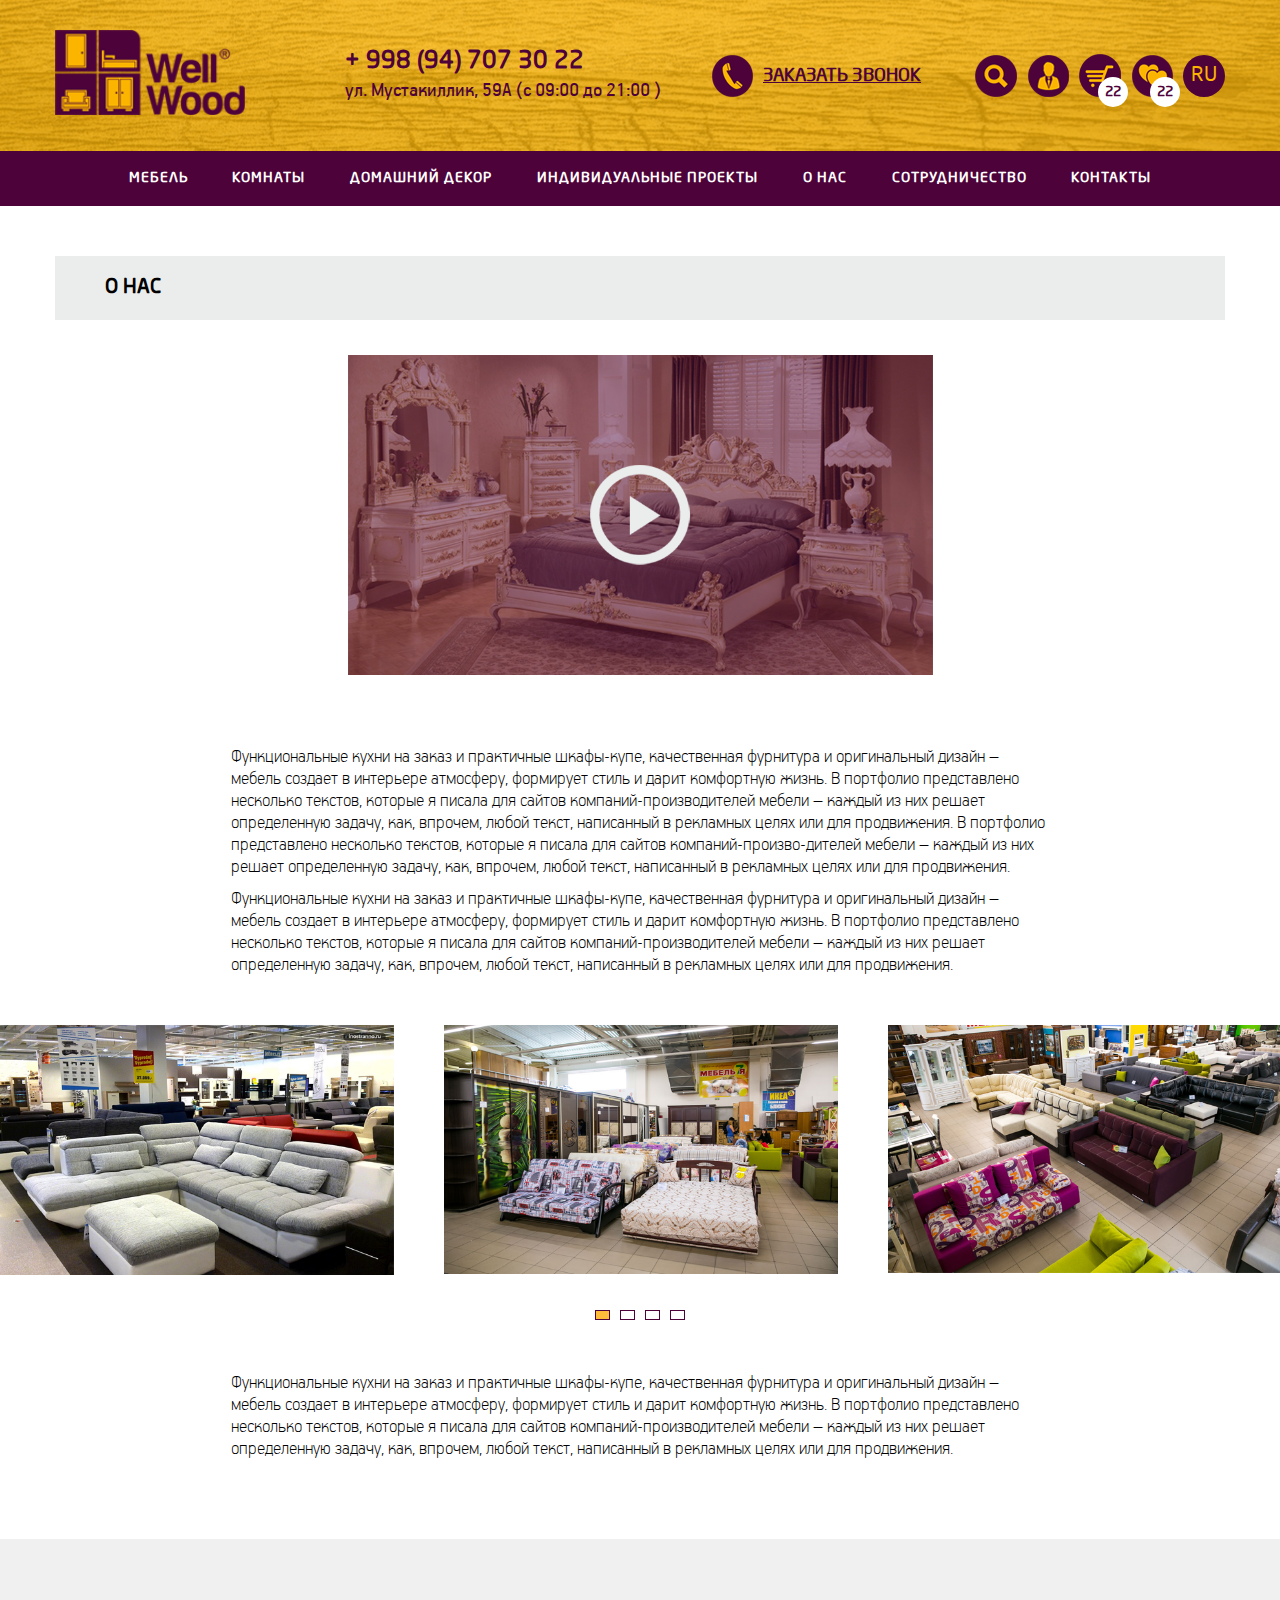
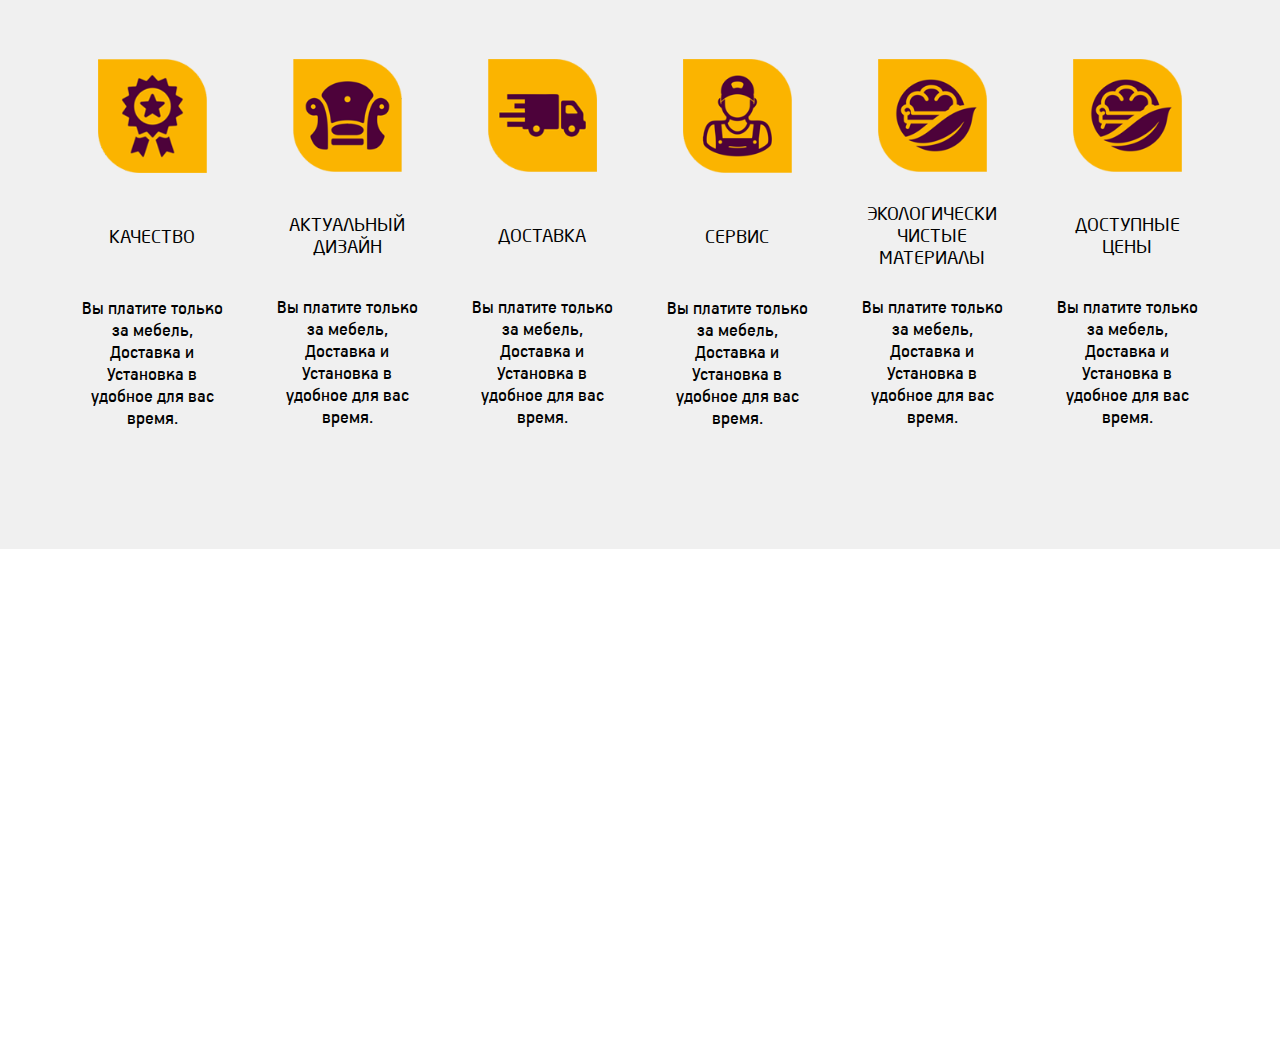
<file: about.html>
<!DOCTYPE html>
<html lang="en">
<head>
	<meta charset="UTF-8">
	<title>Wellwood</title>
	<meta name="handheldfriendly" content="true">
	<meta name="apple-mobile-web-app-capable" content="YES">
	<meta name="viewport" content="width=device-width, initial-scale=1">
	<link rel="stylesheet" type="text/css" href="assets/css/slick.css">
	<link rel="stylesheet" type="text/css" href="assets/css/slick-theme.css">
	<link rel="stylesheet" type="text/css" href="assets/css/aos.css">
	<link rel="stylesheet" type="text/css" href="assets/css/chosen.css">
	<link rel="stylesheet" type="text/css" href="assets/css/addSlider.css">
	<link rel="stylesheet" type="text/css" href="assets/css/shared.css">
	<link rel="stylesheet" type="text/css" href="assets/css/style.css">
	<link rel="stylesheet" type="text/css" href="assets/css/responsive.css">

</head>
<body>

	<div class="small_modal">
		<div class="box">
			<div class="closeBtn">
				<svg version="1.1" xmlns="http://www.w3.org/2000/svg" viewBox="0 0 44 44" xmlns:xlink="http://www.w3.org/1999/xlink" enable-background="new 0 0 44 44">
				  <path d="m22,0c-12.2,0-22,9.8-22,22s9.8,22 22,22 22-9.8 22-22-9.8-22-22-22zm3.2,22.4l7.5,7.5c0.2,0.2 0.3,0.5 0.3,0.7s-0.1,0.5-0.3,0.7l-1.4,1.4c-0.2,0.2-0.5,0.3-0.7,0.3-0.3,0-0.5-0.1-0.7-0.3l-7.5-7.5c-0.2-0.2-0.5-0.2-0.7,0l-7.5,7.5c-0.2,0.2-0.5,0.3-0.7,0.3-0.3,0-0.5-0.1-0.7-0.3l-1.4-1.4c-0.2-0.2-0.3-0.5-0.3-0.7s0.1-0.5 0.3-0.7l7.5-7.5c0.2-0.2 0.2-0.5 0-0.7l-7.5-7.5c-0.2-0.2-0.3-0.5-0.3-0.7s0.1-0.5 0.3-0.7l1.4-1.4c0.2-0.2 0.5-0.3 0.7-0.3s0.5,0.1 0.7,0.3l7.5,7.5c0.2,0.2 0.5,0.2 0.7,0l7.5-7.5c0.2-0.2 0.5-0.3 0.7-0.3 0.3,0 0.5,0.1 0.7,0.3l1.4,1.4c0.2,0.2 0.3,0.5 0.3,0.7s-0.1,0.5-0.3,0.7l-7.5,7.5c-0.2,0.1-0.2,0.5 3.55271e-15,0.7z"/>
				</svg>
			</div>
			<h6 class="neoSans">КОНСУЛЬТАЦИЯ <br> БЕСПЛАТНА!</h6>
			<input type="text" placeholder="Имя">
			<input type="text" placeholder="E-mail">
			<input type="text" placeholder="Телефон">
			<button type="submit" class="yellow_btn">Заказать званок</button>
		</div>
	</div>

	<div class="page_wrap">
		<header>
			<div class="minHeader">
				<div class="header">
					<div class="big_container flex_row_beet_cen">
						<div class="flex_row__cen">
							<div class="logo"><a href="#"><img src="assets/images/logo.png" alt=""></a></div>
							<div class="contactBox flex_row">
								<div class="flex_col">
									<a href="tel:998947073022" class="phone">+ 998 (94) 707 30 22</a>
									<div class="address">ул. Мустакиллик, 59А  (с 09:00 до 21:00 )</div>
								</div>
								<div class="btn requestCall flex_row__cen">
									<div class="circle-icon">
										<img src="assets/images/icons/phone-yellow.png" alt="">
									</div>
									<span>ЗАКАЗАТЬ ЗВОНОК</span>
								</div>
							</div>
						</div>
						<div class="rightBox flex_row_end_cen">
							<div class="buttons flex_row">
								<a href="#" class="search">
									<span class="circle-icon">
										<img src="assets/images/icons/search-yellow.png" alt="">
									</span>
									<input type="text" placeholder="найти зеленый диван">
									<span class="wd"></span>
								</a>
								<a href="#" id="login_btn">
									<span class="circle-icon">
										<img src="assets/images/icons/user-yellow.png" alt="">
									</span>
								</a>
								<a href="#">
									<span class="shopping-cart circle-icon">
										<img src="assets/images/icons/cart-yellow.png" alt="">
										<div class="count">22</div>
									</span>
								</a>
								<a href="#">
									<span class="shopping-wishlist circle-icon">
										<img src="assets/images/icons/wishlist-yellow.png" alt="">
										<div class="count">22</div>
									</span>
								</a>
								<div class="language">
									<span class="current">RU</span>
									<span class="others">
										<a href="#">EN</a>
										<a href="#">DE</a>
									</span>
								</div>
							</div>
							<div class="site-mobile_menu">
								<a class="site-header__menu-button" href="#show-menu">
					                <svg id="menu_button" width="50px" height="50px" viewBox="0 0 50 50" version="1.1" xmlns="http://www.w3.org/2000/svg" xmlns:xlink="http://www.w3.org/1999/xlink">
									    <!-- Generator: Sketch 49.3 (51167) - http://www.bohemiancoding.com/sketch -->
									    <desc>Created with Sketch.</desc>
									    <defs></defs>
									    <g id="menu_button__g" stroke="none" stroke-width="1" fill="none" fill-rule="evenodd">
									        <g id="menu_button__g__g" transform="translate(-1510.000000, -40.000000)" fill="#0000FF">
									            <g id="menu_button__g__g__g" transform="translate(-88.000000, 0.000000)">
									                <g id="menu-button__background" transform="translate(1598.000000, 40.000000)">
									                    <path d="M25,0 C11.193,0 0,11.193 0,25 C0,38.807 11.193,50 25,50 C38.807,50 50,38.807 50,25 C50,11.193 38.807,0 25,0 Z" id="Page-1"></path>
									                </g>
									                <g id="menu-button__details" transform="translate(1598.000000, 40.000000)" fill="#FFFFFF">
									                    <path id="Line_1" d="M15,23.5 L35,23.5 L35,21.5 L15,21.5 L15,23.5 Z"></path>
									                    <path id="Line_2" d="M15,28.5 L35,28.5 L35,26.5 L15,26.5 L15,28.5 Z"></path>
									                </g>
									            </g>
									        </g>
									    </g>
									</svg>  
								</a>
								<div class="site-menu">
									<ul>
										<li class="mob-menu-item">
											<a href="#">МЕБЕЛЬ</a>
											<div class="dropLevelOne">
												<ul>
													<li class="mob-menu-item-child">
														<a href="#">КРОВАТИ И МАТРАСЫ</a>
														<div class="dropLevelTwo">
															<a href="#">ДВУХСПАЛЬНЫЕ КРОВАТИ</a>
															<a href="#">ОДНОСПАЛЬНЫЕ КРОВАТИ</a>
															<a href="#">ДИВАНЫ-КРОВАТИ</a>
															<a href="#">КРЕСЛА-КРОВАТИ</a>
															<a href="#">2-ЯРУСНЫЕ КРОВАТИ</a>
															<a href="#">МАТРАСЫ</a>
														</div>
													</li>
													<li class="mob-menu-item-child">
														<a href="#">ШКАФЫ, КОМОДЫ, СТЕЛЛАЖИ</a>
														<div class="dropLevelTwo">
															<a href="#">ДВУХСПАЛЬНЫЕ КРОВАТИ</a>
															<a href="#">ОДНОСПАЛЬНЫЕ КРОВАТИ</a>
															<a href="#">ДИВАНЫ-КРОВАТИ</a>
															<a href="#">КРЕСЛА-КРОВАТИ</a>
															<a href="#">2-ЯРУСНЫЕ КРОВАТИ</a>
															<a href="#">МАТРАСЫ</a>
														</div>
													</li>
													<li class="mob-menu-item-child"><a href="#">МЯГКАЯ МЕБЕЛЬ</a></li>
													<li class="mob-menu-item-child"><a href="#">СТОЛЫ И СТУЛЬЯ</a></li>
													<li class="mob-menu-item-child"><a href="#">КУХНЯ</a></li>
												</ul>
											</div>
										</li>
										<li class="mob-menu-item">
											<a href="#">КОМНАТЫ</a>
											<div class="dropLevelOne">
												<ul>
													<li class="mob-menu-item-child"><a href="#">ПРИХОЖАЯ</a></li>
													<li class="mob-menu-item-child"><a href="#">ГОСТИНАЯ</a></li>
													<li class="mob-menu-item-child"><a href="#">КУХНЯ</a></li>
													<li class="mob-menu-item-child"><a href="#">СТОЛОВАЯ</a></li>
													<li class="mob-menu-item-child"><a href="#">РАБОЧИЙ КАБИНЕТ</a></li>
													<li class="mob-menu-item-child"><a href="#">СПАЛЬНЯ</a></li>
													<li class="mob-menu-item-child"><a href="#">ДЕТСКАЯ</a></li>
													<li class="mob-menu-item-child"><a href="#">ВАННАЯ</a></li>
													<li class="mob-menu-item-child"><a href="#">САДОВАЯ МЕБЕЛЬ</a></li>
												</ul>
											</div>
										</li>
										<li class="mob-menu-item"><a href="#">ДОМАШНИЙ ДЕКОР</a></li>
										<li class="mob-menu-item"><a href="#">ИНДИВИДУАЛЬНЫЕ ПРОЕКТЫ</a></li>
										<li class="mob-menu-item"><a href="#">О НАС</a></li>
										<li class="mob-menu-item"><a href="#">КОНТАКТЫ</a><a href="#">СОТРУДНИЧЕСТВО</a></li>
									</ul>
								</div>
							</div>
						</div>
					</div>
				</div>
				<div style="background-color: #4d023a;">
					<div class="big_container">
						<div class="mainMenu">
							<ul class="flex_row_beet_cen">
								<li class="menu-item">
									<a href="#">МЕБЕЛЬ</a>
									<div class="dropdown-content2">
									  	<div class="dorpdown-mini">
											<span class="active" tab-id="tab-1">КРОВАТИ И МАТРАСЫ</span>
										    <span tab-id="tab-2">ШКАФЫ, КОМОДЫ, СТЕЛЛАЖИ</span>
										    <span tab-id="tab-3">МЯГКАЯ МЕБЕЛЬ</span>
										    <span tab-id="tab-4">СТОЛЫ И СТУЛЬЯ</span>
										    <span tab-id="tab-5">КУХНЯ</span>
									    </div>
									    <div class="navs">
									    	<div class="dropdown-max active" id="tab-1">
										    	<div class="a_block">
										    		<a href="#">ДВУХСПАЛЬНЫЕ КРОВАТИ</a>
													<a href="#">ОДНОСПАЛЬНЫЕ КРОВАТИ</a>
													<a href="#">ДИВАНЫ-КРОВАТИ</a>
													<a href="#">КРЕСЛА-КРОВАТИ</a>
													<a href="#">2-ЯРУСНЫЕ КРОВАТИ</a>
													<a href="#">МАТРАСЫ</a>
										    	</div>
										    	<div class="img_block">
										    		<img src="assets/images/image.png" alt="">
										    	</div>
										    </div>
									    	<div class="dropdown-max" id="tab-2">
										    	<div class="a_block active">
										    		<a href="#">ДВУХСПАЛЬНЫЕ КРОВАТИ</a>
													<a href="#">ОДНОСПАЛЬНЫЕ КРОВАТИ</a>
													<a href="#">ДИВАНЫ-КРОВАТИ</a>
													<a href="#">КРЕСЛА-КРОВАТИ</a>
										    	</div>
										    	<div class="img_block">
										    		<img src="assets/images/image.png" alt="">
										    	</div>
										    </div>
										    <div class="dropdown-max" id="tab-3">
										    	<div class="a_block active">
													<a href="#">КРЕСЛА-КРОВАТИ</a>
													<a href="#">2-ЯРУСНЫЕ КРОВАТИ</a>
													<a href="#">МАТРАСЫ</a>
										    	</div>
										    	<div class="img_block">
										    		<img src="assets/images/image.png" alt="">
										    	</div>
										    </div>
										    <div class="dropdown-max" id="tab-4">
										    	<div class="a_block active">
										    		<a href="#">ДВУХСПАЛЬНЫЕ КРОВАТИ</a>
													<a href="#">ОДНОСПАЛЬНЫЕ КРОВАТИ</a>
													<a href="#">ДИВАНЫ-КРОВАТИ</a>
													<a href="#">КРЕСЛА-КРОВАТИ</a>
													<a href="#">2-ЯРУСНЫЕ КРОВАТИ</a>
													<a href="#">МАТРАСЫ</a>
													<a href="#">ДВУХСПАЛЬНЫЕ КРОВАТИ</a>
													<a href="#">ОДНОСПАЛЬНЫЕ КРОВАТИ</a>
													<a href="#">ДИВАНЫ-КРОВАТИ</a>
										    	</div>
										    	<div class="img_block">
										    		<img src="assets/images/image.png" alt="">
										    	</div>
										    </div>
										    <div class="dropdown-max" id="tab-5">
										    	<div class="a_block active">
										    		<a href="#">ДВУХСПАЛЬНЫЕ КРОВАТИ</a>
													<a href="#">ОДНОСПАЛЬНЫЕ КРОВАТИ</a>
													<a href="#">ДИВАНЫ-КРОВАТИ</a>
													<a href="#">КРЕСЛА-КРОВАТИ</a>
													<a href="#">2-ЯРУСНЫЕ КРОВАТИ</a>
													<a href="#">МАТРАСЫ</a>
										    	</div>
										    	<div class="img_block">
										    		<img src="assets/images/image.png" alt="">
										    	</div>
										    </div>
									    </div>
									 </div>
								</li>
								<li class="menu-item">
									<a href="#">КОМНАТЫ</a>
									<div class="dropdown-content">
									  	<div class="item">
									  		<a href="#"><img src="assets/images/rooms/level-1.png" alt=""><span>ПРИХОЖАЯ</span></a>
									  	</div>
									    <div class="item">
									    	<a href="#"><img src="assets/images/rooms/level-2.png" alt=""><span>ГОСТИНАЯ</span></a>
									    </div>
									    <div class="item">
									    	<a href="#"><img src="assets/images/rooms/level-3.png" alt=""><span>КУХНЯ</span></a>
										</div>
										<div class="item">
									    	<a href="#"><img src="assets/images/rooms/level-4.png" alt=""><span>СТОЛОВАЯ</span></a>
									    </div>
									    <div class="item">
									    	<a href="#"><img src="assets/images/rooms/level-5.png" alt=""><span>РАБОЧИЙ<br>КАБИНЕТ</span></a>
										</div>
										<div class="item">
											<a href="#"><img src="assets/images/rooms/level-9.png" alt=""><span>СПАЛЬНЯ</span></a>
										</div>
										<div class="item">
											<a href="#"><img src="assets/images/rooms/level-8.png" alt=""><span>ДЕТСКАЯ</span></a>
										</div>
										<div class="item">
											<a href="#"><img src="assets/images/rooms/level-7.png" alt=""><span>ВАННАЯ</span></a>
										</div>
										<div class="item">
											<a href="#"><img src="assets/images/rooms/level-10.png" alt=""><span>САДОВАЯ<br>МЕБЕЛЬ</span></a>
										</div>
									</div>
								</li>
								<li class="menu-item"><a href="#">ДОМАШНИЙ ДЕКОР</a></li>
								<li class="menu-item"><a href="#">ИНДИВИДУАЛЬНЫЕ ПРОЕКТЫ</a></li>
								<li class="menu-item"><a href="#">О НАС</a></li>
								<li class="menu-item"><a href="#">СОТРУДНИЧЕСТВО</a></li>
								<li class="menu-item"><a href="#">КОНТАКТЫ</a></li>
							</ul>
						</div>
					</div>
				</div>
			</div>
		</header>

		<div class="fixedFooter">

		<section>
			<div class="about_us">
				<div class="big_container">
					<div class="titleH">
						<h5 class="neoSans">О НАС</h5>
					</div>
					<div class="videoBox">

						<div data-video="P-thnzYZeSc" id="videoPlayer" style="background-image: url(assets/images/videoBg.png);">
							<img src="assets/images/playBtn.png" alt="" class="playIcon">
							<div class="overlay"></div>
			            </div>
			            
					</div>
					<div class="text">
					<p>Функциональные кухни на заказ и практичные шкафы-купе, качественная фурнитура и оригинальный дизайн – мебель создает в интерьере атмосферу, формирует стиль и дарит комфортную жизнь. В портфолио представлено несколько текстов, которые я писала для сайтов компаний-производителей мебели – каждый из них решает определенную задачу, как, впрочем, любой текст, написанный в рекламных целях или для продвижения. В портфолио представлено несколько текстов, которые я писала для сайтов компаний-произво-дителей мебели – каждый из них решает определенную задачу,  как, впрочем, любой текст, написанный в рекламных целях или для продвижения. </p>
					<p>Функциональные кухни на заказ и практичные шкафы-купе, качественная фурнитура и оригинальный дизайн – мебель создает в интерьере атмосферу, формирует стиль и дарит комфортную жизнь. В портфолио представлено несколько текстов, которые я писала для сайтов компаний-производителей мебели – каждый из них решает определенную задачу, как, впрочем, любой текст, написанный в рекламных целях или для продвижения. </p>
					</div>
				</div>
				<div class="sliderAbout">
					<div class="wrapper">
						<div class="item">
							<div class="wrap">
								<img src="assets/images/sliders/aboutSlid1.png" alt="">
							</div>
						</div>
						<div class="item">
							<div class="wrap">
								<img src="assets/images/sliders/aboutSlid2.png" alt="">
							</div>
						</div>
						<div class="item">
							<div class="wrap">
								<img src="assets/images/sliders/aboutSlid3.png" alt="">
							</div>
						</div>
						<div class="item">
							<div class="wrap">
								<img src="assets/images/sliders/aboutSlid1.png" alt="">
							</div>
						</div>
						<div class="item">
							<div class="wrap">
								<img src="assets/images/sliders/aboutSlid2.png" alt="">
							</div>
						</div>
						<div class="item">
							<div class="wrap">
								<img src="assets/images/sliders/aboutSlid3.png" alt="">
							</div>
						</div>
					</div>
				</div>
				<div class="big_container">
					<div class="text">
					<p>Функциональные кухни на заказ и практичные шкафы-купе, качественная фурнитура и оригинальный дизайн – мебель создает в интерьере атмосферу, формирует стиль и дарит комфортную жизнь. В портфолио представлено несколько текстов, которые я писала для сайтов компаний-производителей мебели – каждый из них решает определенную задачу, как, впрочем, любой текст, написанный в рекламных целях или для продвижения. </p>
					</div>
				</div>
			</div>
		</section>

		<section>
			<div class="advantages padd70x0">
				<div class="big_container flex_row">
					<div class="item">
						<div class="wrap text_center">
							<img src="assets/images/icons/advantage1.png" alt="">
							<h4 class="title">КАЧЕСТВО</h4>
							<p>Вы платите только за мебель, Доставка и Установка в удобное для вас время.</p>
						</div>
					</div>
					<div class="item">
						<div class="wrap text_center">
							<img src="assets/images/icons/advantage2.png" alt="">
							<h4 class="title">АКТУАЛЬНЫЙ <br> ДИЗАЙН</h4>
							<p>Вы платите только за мебель, Доставка и Установка в удобное для вас время.</p>
						</div>
					</div>
					<div class="item">
						<div class="wrap text_center">
							<img src="assets/images/icons/advantage3.png" alt="">
							<h4 class="title">ДОСТАВКА</h4>
							<p>Вы платите только за мебель, Доставка и Установка в удобное для вас время.</p>
						</div>
					</div>
					<div class="item">
						<div class="wrap text_center">
							<img src="assets/images/icons/advantage4.png" alt="">
							<h4 class="title">СЕРВИС</h4>
							<p>Вы платите только за мебель, Доставка и Установка в удобное для вас время.</p>
						</div>
					</div>
					<div class="item">
						<div class="wrap text_center">
							<img src="assets/images/icons/advantage5.png" alt="">
							<h4 class="title">ЭКОЛОГИЧЕСКИ <br> ЧИСТЫЕ МАТЕРИАЛЫ</h4>
							<p>Вы платите только за мебель, Доставка и Установка в удобное для вас время.</p>
						</div>
					</div>
					<div class="item">
						<div class="wrap text_center">
							<img src="assets/images/icons/advantage5.png" alt="">
							<h4 class="title">ДОСТУПНЫЕ <br> ЦЕНЫ</h4>
							<p>Вы платите только за мебель, Доставка и Установка в удобное для вас время.</p>
						</div>
					</div>
				</div>
			</div>
		</section>
		</div>

		<footer>
			<div class="footer padd70x0 style2" id="footer">
				<div class="medium_container flex_row_beet">
					<div class="leftBox">
						<div class="menus flex_row">
							<ul>
								<li><a href="#">Мебель</a></li>
								<li><a href="#">Комнаты</a></li>
								<li><a href="#">Домашний декор</a></li>
								<li><a href="#">Индивидуальные проекты</a></li>
								<li><a href="#">О нас</a></li>
								<li><a href="#">Сотрудничество</a></li>
								<li><a href="#">Контакты</a></li>
							</ul>
							<ul>
								<li><a href="#">Кровати и матрасы</a></li>
								<li><a href="#">Шкафы, комоды</a></li>
								<li><a href="#">Стеллажи</a></li>
								<li><a href="#">Мягкая мебель</a></li>
								<li><a href="#">Столы и стулья</a></li>
								<li><a href="#">Кухни</a></li>
								<li><a href="#">Комнаты</a></li>
							</ul>
							<ul>
								<li><a href="#">Полки</a></li>
								<li><a href="#">Часы</a></li>
								<li><a href="#">Настольные аксессуары</a></li>
								<li><a href="#">Посуда</a></li>
								<li><a href="#">Корзины</a></li>
								<li><a href="#">Ванна</a></li>
								<li><a href="#">Освещение</a></li>
								<li><a href="#">Подсвечники</a></li>
								<li><a href="#">Керамика</a></li>
							</ul>
						</div>
						<div class="bottom flex_row_beet">
							<div class="copyright">
								<a href="#"><span>Developed by</span><img src="assets/images/logo-golden-minds.png" alt=""></a>
								<div>Copyright @ Все права защищены</div>
							</div>
							<a href="#" class="yellow_btn">Написать нам</a>
						</div>
					</div>

					<div class="rightBox">
						<div class="contact-box">
							<div class="table-cell" style="padding-right: 20px;">
								<div>Мы ждем ваших писем:</div>
								<div>Адрес:</div>
								<div>Телефон:</div>
							</div>
							<div class="table-cell">
								<div><a href="#">info@WellWood.uz</a></div>
								<div>ул. Мустакиллик, 59А</div>
								<div><a href="#">+998 (94) 707 30 22</a><span>(с 09:00 до 21:00)</span></div>
							</div>
						</div>
						<div class="payment">
							<span>Мы принимаем:</span>
							<div class="boxes">
								<a href="#"><img src="assets/images/payme.png" alt=""></a>
								<a href="#"><img src="assets/images/click.png" alt=""></a>
								<a href="#"><img src="assets/images/uzcard.png" alt=""></a>
							</div>
						</div>
						<div class="social_icons">
							<span>Подписывайтесь:</span>
							<div class="social">
								<a href="#">
									<span class="circle-icon">
										<svg version="1.1" id="Capa_1" xmlns="http://www.w3.org/2000/svg" xmlns:xlink="http://www.w3.org/1999/xlink" x="0px" y="0px"
											 width="96.124px" height="96.123px" viewBox="0 0 96.124 96.123" style="enable-background:new 0 0 96.124 96.123;"
											 xml:space="preserve">
										<g>
											<path d="M72.089,0.02L59.624,0C45.62,0,36.57,9.285,36.57,23.656v10.907H24.037c-1.083,0-1.96,0.878-1.96,1.961v15.803
												c0,1.083,0.878,1.96,1.96,1.96h12.533v39.876c0,1.083,0.877,1.96,1.96,1.96h16.352c1.083,0,1.96-0.878,1.96-1.96V54.287h14.654
												c1.083,0,1.96-0.877,1.96-1.96l0.006-15.803c0-0.52-0.207-1.018-0.574-1.386c-0.367-0.368-0.867-0.575-1.387-0.575H56.842v-9.246
												c0-4.444,1.059-6.7,6.848-6.7l8.397-0.003c1.082,0,1.959-0.878,1.959-1.96V1.98C74.046,0.899,73.17,0.022,72.089,0.02z"/>
										</g>
										</svg>
									</span>
								</a>
								<a href="#">
									<span class="circle-icon linkedin">
										<svg version="1.1" id="Capa_1" xmlns="http://www.w3.org/2000/svg" xmlns:xlink="http://www.w3.org/1999/xlink" x="0px" y="0px"
											 viewBox="0 0 90 90" style="enable-background:new 0 0 90 90;" xml:space="preserve">
										<g>
											<g>
												<path d="M20.379,10.252c0,5.315-3.924,9.62-10.381,9.62C3.924,19.872,0,15.568,0,10.252
													c0-5.443,4.051-9.621,10.252-9.621C16.455,0.631,20.254,4.809,20.379,10.252z M0.506,89.368V27.468h19.242v61.901H0.506z"/>
												<path d="M31.262,47.215c0-7.721-0.252-14.176-0.504-19.747h16.707l0.889,8.608h0.379
													c2.531-4.053,8.734-10.002,19.115-10.002C80.506,26.074,90,34.556,90,52.784v36.585H70.758V55.063
													c0-7.976-2.785-13.417-9.748-13.417c-5.316,0-8.479,3.67-9.871,7.215c-0.508,1.265-0.635,3.038-0.635,4.811v35.697H31.262V47.215z
													"/>
											</g>
										</g>
										</svg>
									</span>
								</a>
								<a href="#">
									<span class="circle-icon">
										<svg version="1.1" id="Layer_1" xmlns="http://www.w3.org/2000/svg" xmlns:xlink="http://www.w3.org/1999/xlink" x="0px" y="0px"
											 viewBox="0 0 512 512" style="enable-background:new 0 0 512 512;" xml:space="preserve">
										<g>
											<g>
												<path d="M373.659,0H138.341C62.06,0,0,62.06,0,138.341v235.318C0,449.94,62.06,512,138.341,512h235.318
													C449.94,512,512,449.94,512,373.659V138.341C512,62.06,449.94,0,373.659,0z M470.636,373.659
													c0,53.473-43.503,96.977-96.977,96.977H138.341c-53.473,0-96.977-43.503-96.977-96.977V138.341
													c0-53.473,43.503-96.977,96.977-96.977h235.318c53.473,0,96.977,43.503,96.977,96.977V373.659z"/>
											</g>
										</g>
										<g>
											<g>
												<path d="M370.586,238.141c-3.64-24.547-14.839-46.795-32.386-64.342c-17.547-17.546-39.795-28.746-64.341-32.385
													c-11.176-1.657-22.507-1.657-33.682,0c-30.336,4.499-57.103,20.541-75.372,45.172c-18.269,24.631-25.854,54.903-21.355,85.237
													c4.499,30.335,20.541,57.102,45.172,75.372c19.996,14.831,43.706,22.619,68.153,22.619c5.667,0,11.375-0.418,17.083-1.265
													c30.336-4.499,57.103-20.541,75.372-45.172C367.5,298.747,375.085,268.476,370.586,238.141z M267.791,327.632
													c-19.405,2.882-38.77-1.973-54.527-13.66c-15.757-11.687-26.019-28.811-28.896-48.216c-2.878-19.405,1.973-38.77,13.66-54.527
													c11.688-15.757,28.811-26.019,48.217-28.897c3.574-0.53,7.173-0.795,10.772-0.795s7.199,0.265,10.773,0.796
													c32.231,4.779,57.098,29.645,61.878,61.877C335.608,284.268,307.851,321.692,267.791,327.632z"/>
											</g>
										</g>
										<g>
											<g>
												<path d="M400.049,111.951c-3.852-3.851-9.183-6.058-14.625-6.058c-5.442,0-10.773,2.206-14.625,6.058
													c-3.851,3.852-6.058,9.174-6.058,14.625c0,5.451,2.207,10.773,6.058,14.625c3.852,3.851,9.183,6.058,14.625,6.058
													c5.442,0,10.773-2.206,14.625-6.058c3.851-3.852,6.058-9.183,6.058-14.625C406.107,121.133,403.9,115.802,400.049,111.951z"/>
											</g>
										</g>
										</svg>
									</span>
								</a>
								<a href="#">
									<span class="circle-icon">
										<svg xmlns="http://www.w3.org/2000/svg" xmlns:xlink="http://www.w3.org/1999/xlink" viewBox="0 0 32 32" version="1.1" width="64px" height="64px">
											<g id="surface1">
											<path style=" " d="M 26.070313 3.996094 C 25.734375 4.011719 25.417969 4.109375 25.136719 4.21875 L 25.132813 4.21875 C 24.847656 4.332031 23.492188 4.902344 21.433594 5.765625 C 19.375 6.632813 16.703125 7.757813 14.050781 8.875 C 8.753906 11.105469 3.546875 13.300781 3.546875 13.300781 L 3.609375 13.277344 C 3.609375 13.277344 3.25 13.394531 2.875 13.652344 C 2.683594 13.777344 2.472656 13.949219 2.289063 14.21875 C 2.105469 14.488281 1.957031 14.902344 2.011719 15.328125 C 2.101563 16.050781 2.570313 16.484375 2.90625 16.722656 C 3.246094 16.964844 3.570313 17.078125 3.570313 17.078125 L 3.578125 17.078125 L 8.460938 18.722656 C 8.679688 19.425781 9.949219 23.597656 10.253906 24.558594 C 10.433594 25.132813 10.609375 25.492188 10.828125 25.765625 C 10.933594 25.90625 11.058594 26.023438 11.207031 26.117188 C 11.265625 26.152344 11.328125 26.179688 11.390625 26.203125 C 11.410156 26.214844 11.429688 26.21875 11.453125 26.222656 L 11.402344 26.210938 C 11.417969 26.214844 11.429688 26.226563 11.441406 26.230469 C 11.480469 26.242188 11.507813 26.246094 11.558594 26.253906 C 12.332031 26.488281 12.953125 26.007813 12.953125 26.007813 L 12.988281 25.980469 L 15.871094 23.355469 L 20.703125 27.0625 L 20.8125 27.109375 C 21.820313 27.550781 22.839844 27.304688 23.378906 26.871094 C 23.921875 26.433594 24.132813 25.875 24.132813 25.875 L 24.167969 25.785156 L 27.902344 6.65625 C 28.007813 6.183594 28.035156 5.742188 27.917969 5.3125 C 27.800781 4.882813 27.5 4.480469 27.136719 4.265625 C 26.769531 4.046875 26.40625 3.980469 26.070313 3.996094 Z M 25.96875 6.046875 C 25.964844 6.109375 25.976563 6.101563 25.949219 6.222656 L 25.949219 6.234375 L 22.25 25.164063 C 22.234375 25.191406 22.207031 25.25 22.132813 25.308594 C 22.054688 25.371094 21.992188 25.410156 21.667969 25.28125 L 15.757813 20.75 L 12.1875 24.003906 L 12.9375 19.214844 C 12.9375 19.214844 22.195313 10.585938 22.59375 10.214844 C 22.992188 9.84375 22.859375 9.765625 22.859375 9.765625 C 22.886719 9.3125 22.257813 9.632813 22.257813 9.632813 L 10.082031 17.175781 L 10.078125 17.15625 L 4.242188 15.191406 L 4.242188 15.1875 C 4.238281 15.1875 4.230469 15.183594 4.226563 15.183594 C 4.230469 15.183594 4.257813 15.171875 4.257813 15.171875 L 4.289063 15.15625 L 4.320313 15.144531 C 4.320313 15.144531 9.53125 12.949219 14.828125 10.71875 C 17.480469 9.601563 20.152344 8.476563 22.207031 7.609375 C 24.261719 6.746094 25.78125 6.113281 25.867188 6.078125 C 25.949219 6.046875 25.910156 6.046875 25.96875 6.046875 Z "/>
											</g>
										</svg>
									</span>
								</a>
								<a href="#">
									<span class="circle-icon">
										<svg version="1.1" id="Capa_1" xmlns="http://www.w3.org/2000/svg" xmlns:xlink="http://www.w3.org/1999/xlink" x="0px" y="0px"
											 viewBox="0 0 612 612" style="enable-background:new 0 0 612 612;" xml:space="preserve">
										<g>
											<g>
												<path d="M612,116.258c-22.525,9.981-46.694,16.75-72.088,19.772c25.929-15.527,45.777-40.155,55.184-69.411
													c-24.322,14.379-51.169,24.82-79.775,30.48c-22.907-24.437-55.49-39.658-91.63-39.658c-69.334,0-125.551,56.217-125.551,125.513
													c0,9.828,1.109,19.427,3.251,28.606C197.065,206.32,104.556,156.337,42.641,80.386c-10.823,18.51-16.98,40.078-16.98,63.101
													c0,43.559,22.181,81.993,55.835,104.479c-20.575-0.688-39.926-6.348-56.867-15.756v1.568c0,60.806,43.291,111.554,100.693,123.104
													c-10.517,2.83-21.607,4.398-33.08,4.398c-8.107,0-15.947-0.803-23.634-2.333c15.985,49.907,62.336,86.199,117.253,87.194
													c-42.947,33.654-97.099,53.655-155.916,53.655c-10.134,0-20.116-0.612-29.944-1.721c55.567,35.681,121.536,56.485,192.438,56.485
													c230.948,0,357.188-191.291,357.188-357.188l-0.421-16.253C573.872,163.526,595.211,141.422,612,116.258z"/>
											</g>
										</g>
										</svg>
									</span>
								</a>
							</div>
						</div>
					</div>
				</div>
			</div>
		</footer>
	</div>


	<script type="text/javascript" src="assets/js/jquery-3.2.1.min.js"></script>
	<script type="text/javascript" src="assets/js/Obj.min.js"></script>
	<!-- youtube video player -->
	<script type="text/javascript" src="assets/js/simplePlayer.js"></script>
	<!-- youtube video player -->
	<script type="text/javascript" src="assets/js/addSlider.js"></script>
	<script type="text/javascript" src="assets/js/aos.js"></script>
	<script type="text/javascript" src="assets/js/chosen.jquery.js"></script>
	<script type="text/javascript" src="assets/js/slick.min.js"></script>
	<script type="text/javascript" src="assets/js/main.js"></script>

	<script>
		 $(".chosen-select").chosen({disable_search_threshold: 10});

		 $(document).ready(function() {
        	if($('#videoPlayer').lenght !== 0) {

        		$("#videoPlayer").simplePlayer({
	                autoplay: 1,
	                autohide: 1,
	                border: 0,
	                wmode: 'opaque',
	                enablejsapi: 1,
	                modestbranding: 1,
	                version: 3,
	                hl: 'en_US',
	                rel: 0,
	                showinfo: 0,
	                hd: 1,
	                iv_load_policy: 3 // add origin
	            });

        	}
        });

		$('body').on("click", '#play', function() {
			$('#videoPlayer .overlay').fadeOut();
		});

	</script>

</body>
</html>
</file>
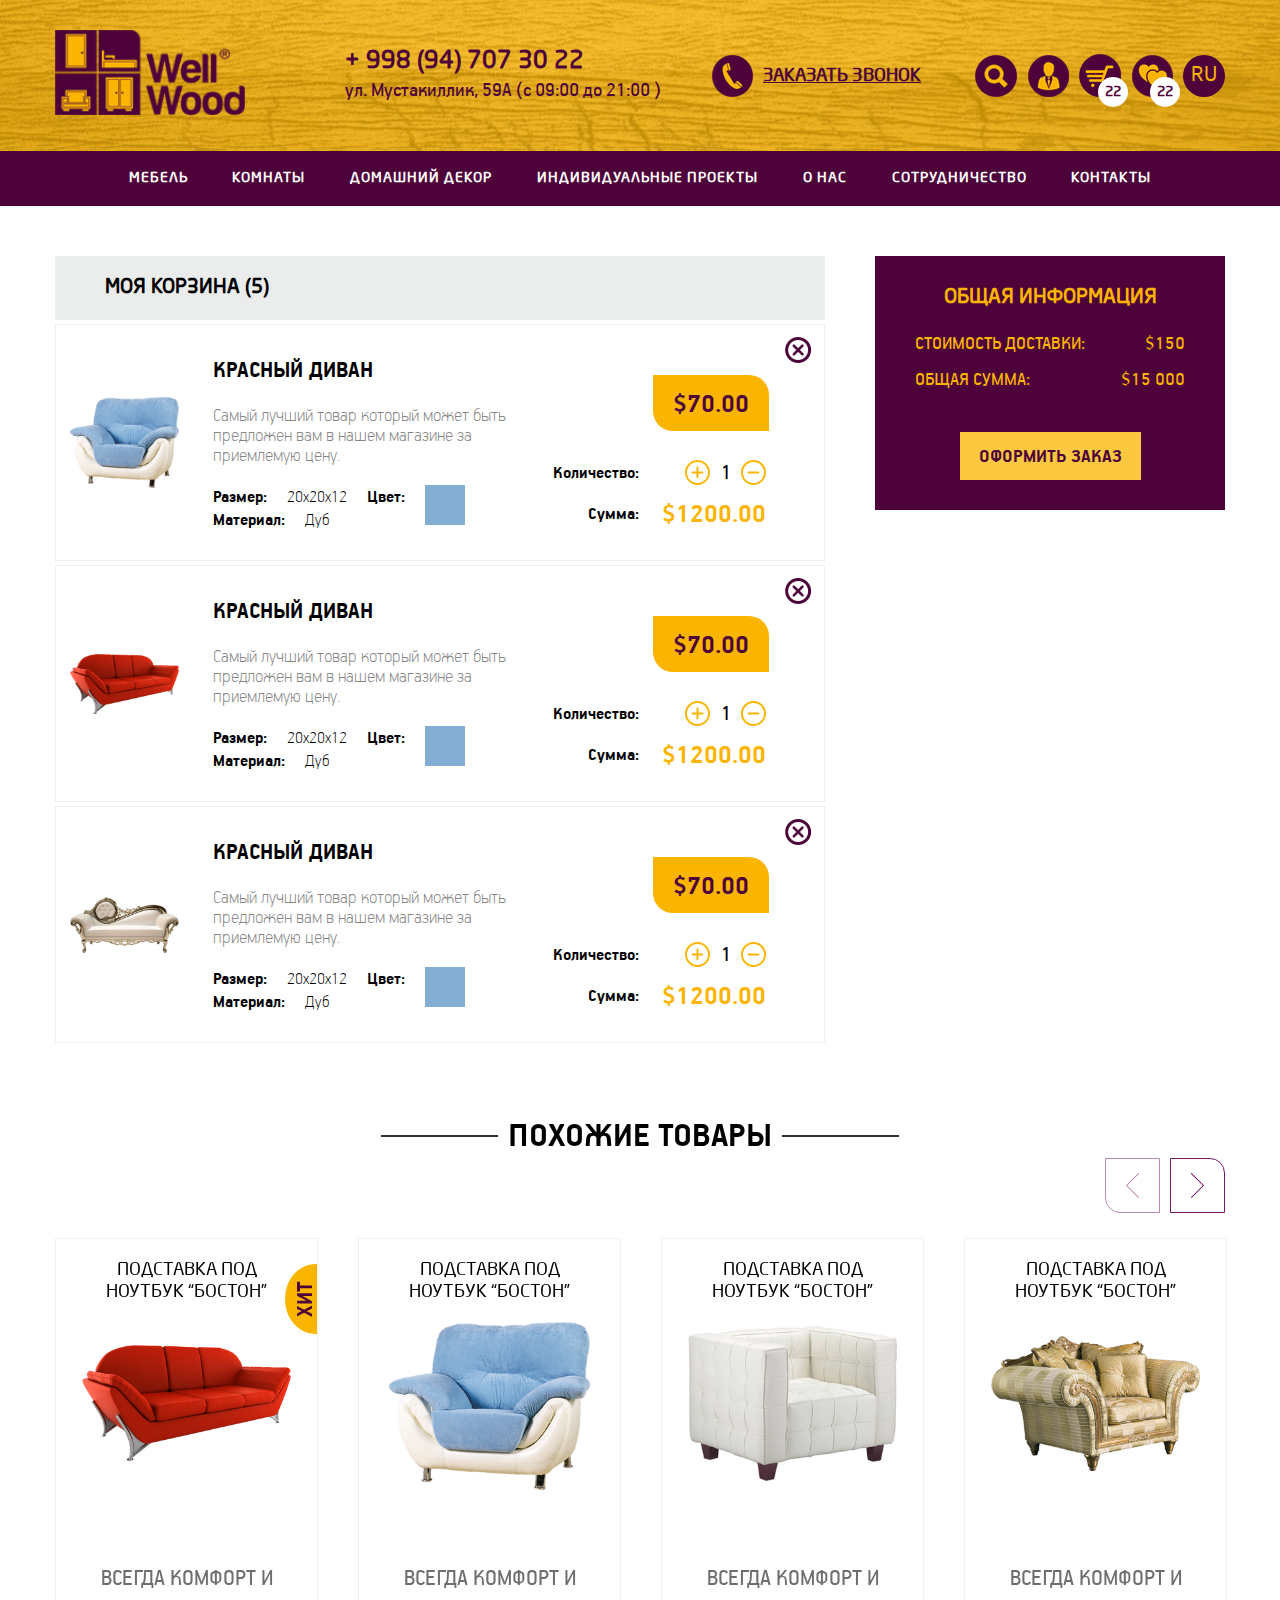
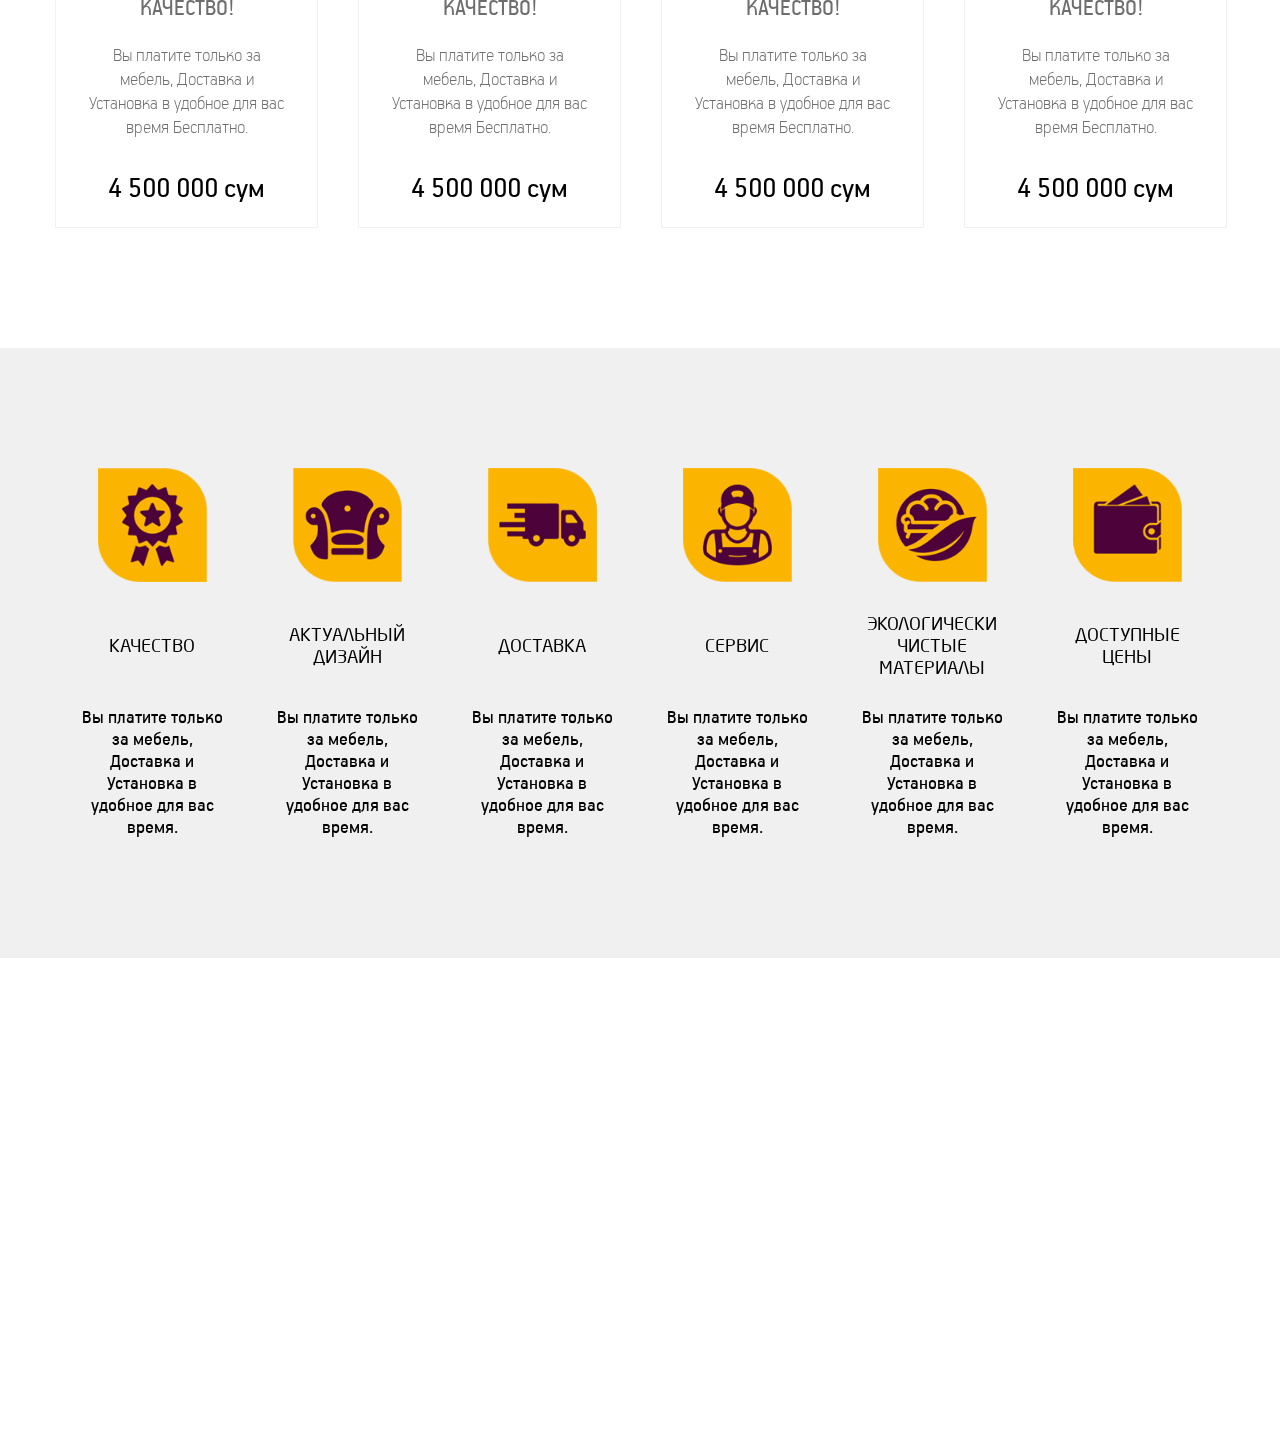
<file: cart.html>
<!DOCTYPE html>
<html lang="en">
<head>
	<meta charset="UTF-8">
	<title>Wellwood</title>
	<meta name="handheldfriendly" content="true">
	<meta name="apple-mobile-web-app-capable" content="YES">
	<meta name="viewport" content="width=device-width, initial-scale=1">
	<link rel="stylesheet" type="text/css" href="assets/css/slick.css">
	<link rel="stylesheet" type="text/css" href="assets/css/slick-theme.css">
	<link rel="stylesheet" type="text/css" href="assets/css/aos.css">
	<link rel="stylesheet" type="text/css" href="assets/css/shared.css">
	<link rel="stylesheet" type="text/css" href="assets/css/style.css">
	<link rel="stylesheet" type="text/css" href="assets/css/responsive.css">

</head>
<body>
	
	<div class="small_modal">
		<div class="box">
			<div class="closeBtn">
				<svg version="1.1" xmlns="http://www.w3.org/2000/svg" viewBox="0 0 44 44" xmlns:xlink="http://www.w3.org/1999/xlink" enable-background="new 0 0 44 44">
				  <path d="m22,0c-12.2,0-22,9.8-22,22s9.8,22 22,22 22-9.8 22-22-9.8-22-22-22zm3.2,22.4l7.5,7.5c0.2,0.2 0.3,0.5 0.3,0.7s-0.1,0.5-0.3,0.7l-1.4,1.4c-0.2,0.2-0.5,0.3-0.7,0.3-0.3,0-0.5-0.1-0.7-0.3l-7.5-7.5c-0.2-0.2-0.5-0.2-0.7,0l-7.5,7.5c-0.2,0.2-0.5,0.3-0.7,0.3-0.3,0-0.5-0.1-0.7-0.3l-1.4-1.4c-0.2-0.2-0.3-0.5-0.3-0.7s0.1-0.5 0.3-0.7l7.5-7.5c0.2-0.2 0.2-0.5 0-0.7l-7.5-7.5c-0.2-0.2-0.3-0.5-0.3-0.7s0.1-0.5 0.3-0.7l1.4-1.4c0.2-0.2 0.5-0.3 0.7-0.3s0.5,0.1 0.7,0.3l7.5,7.5c0.2,0.2 0.5,0.2 0.7,0l7.5-7.5c0.2-0.2 0.5-0.3 0.7-0.3 0.3,0 0.5,0.1 0.7,0.3l1.4,1.4c0.2,0.2 0.3,0.5 0.3,0.7s-0.1,0.5-0.3,0.7l-7.5,7.5c-0.2,0.1-0.2,0.5 3.55271e-15,0.7z"/>
				</svg>
			</div>
			<h6 class="neoSans">КОНСУЛЬТАЦИЯ <br> БЕСПЛАТНА!</h6>
			<input type="text" placeholder="Имя">
			<input type="text" placeholder="E-mail">
			<input type="text" placeholder="Телефон">
			<button type="submit" class="yellow_btn">Заказать званок</button>
		</div>
	</div>
	
	<div class="page_wrap">
		<header>
			<div class="minHeader">
				<div class="header">
					<div class="big_container flex_row_beet_cen">
						<div class="flex_row__cen">
							<div class="logo"><a href="#"><img src="assets/images/logo.png" alt=""></a></div>
							<div class="contactBox flex_row">
								<div class="flex_col">
									<a href="tel:998947073022" class="phone">+ 998 (94) 707 30 22</a>
									<div class="address">ул. Мустакиллик, 59А  (с 09:00 до 21:00 )</div>
								</div>
								<div class="btn requestCall flex_row__cen">
									<div class="circle-icon">
										<img src="assets/images/icons/phone-yellow.png" alt="">
									</div>
									<span>ЗАКАЗАТЬ ЗВОНОК</span>
								</div>
							</div>
						</div>
						<div class="rightBox flex_row_end_cen">
							<div class="buttons flex_row">
								<a href="#" class="search">
									<span class="circle-icon">
										<img src="assets/images/icons/search-yellow.png" alt="">
									</span>
									<input type="text" placeholder="найти зеленый диван">
									<span class="wd"></span>
								</a>
								<a href="#" id="login_btn">
									<span class="circle-icon">
										<img src="assets/images/icons/user-yellow.png" alt="">
									</span>
								</a>
								<a href="#">
									<span class="circle-icon">
										<img src="assets/images/icons/cart-yellow.png" alt="">
										<div class="count">22</div>
									</span>
								</a>
								<a href="#">
									<span class="circle-icon">
										<img src="assets/images/icons/wishlist-yellow.png" alt="">
										<div class="count">22</div>
									</span>
								</a>
								<div class="language">
									<span class="current">RU</span>
									<span class="others">
										<a href="#">EN</a>
										<a href="#">DE</a>
									</span>
								</div>
							</div>
						</div>
					</div>
				</div>
				<div style="background-color: #4d023a;">
					<div class="big_container">
						<div class="mainMenu">
							<ul class="flex_row_beet_cen">
								<li class="menu-item">
									<a href="#">МЕБЕЛЬ</a>
									<div class="dropdown-content2">
									  	<div class="dorpdown-mini">
											<span class="active" tab-id="tab-1">КРОВАТИ И МАТРАСЫ</span>
										    <span tab-id="tab-2">ШКАФЫ, КОМОДЫ, СТЕЛЛАЖИ</span>
										    <span tab-id="tab-3">МЯГКАЯ МЕБЕЛЬ</span>
										    <span tab-id="tab-4">СТОЛЫ И СТУЛЬЯ</span>
										    <span tab-id="tab-5">КУХНЯ</span>
									    </div>
									    <div class="navs">
									    	<div class="dropdown-max active" id="tab-1">
										    	<div class="a_block">
										    		<a href="#">ДВУХСПАЛЬНЫЕ КРОВАТИ</a>
													<a href="#">ОДНОСПАЛЬНЫЕ КРОВАТИ</a>
													<a href="#">ДИВАНЫ-КРОВАТИ</a>
													<a href="#">КРЕСЛА-КРОВАТИ</a>
													<a href="#">2-ЯРУСНЫЕ КРОВАТИ</a>
													<a href="#">МАТРАСЫ</a>
										    	</div>
										    	<div class="img_block">
										    		<img src="assets/images/image.png" alt="">
										    	</div>
										    </div>
									    	<div class="dropdown-max" id="tab-2">
										    	<div class="a_block active">
										    		<a href="#">ДВУХСПАЛЬНЫЕ КРОВАТИ</a>
													<a href="#">ОДНОСПАЛЬНЫЕ КРОВАТИ</a>
													<a href="#">ДИВАНЫ-КРОВАТИ</a>
													<a href="#">КРЕСЛА-КРОВАТИ</a>
										    	</div>
										    	<div class="img_block">
										    		<img src="assets/images/image.png" alt="">
										    	</div>
										    </div>
										    <div class="dropdown-max" id="tab-3">
										    	<div class="a_block active">
													<a href="#">КРЕСЛА-КРОВАТИ</a>
													<a href="#">2-ЯРУСНЫЕ КРОВАТИ</a>
													<a href="#">МАТРАСЫ</a>
										    	</div>
										    	<div class="img_block">
										    		<img src="assets/images/image.png" alt="">
										    	</div>
										    </div>
										    <div class="dropdown-max" id="tab-4">
										    	<div class="a_block active">
										    		<a href="#">ДВУХСПАЛЬНЫЕ КРОВАТИ</a>
													<a href="#">ОДНОСПАЛЬНЫЕ КРОВАТИ</a>
													<a href="#">ДИВАНЫ-КРОВАТИ</a>
													<a href="#">КРЕСЛА-КРОВАТИ</a>
													<a href="#">2-ЯРУСНЫЕ КРОВАТИ</a>
													<a href="#">МАТРАСЫ</a>
													<a href="#">ДВУХСПАЛЬНЫЕ КРОВАТИ</a>
													<a href="#">ОДНОСПАЛЬНЫЕ КРОВАТИ</a>
													<a href="#">ДИВАНЫ-КРОВАТИ</a>
										    	</div>
										    	<div class="img_block">
										    		<img src="assets/images/image.png" alt="">
										    	</div>
										    </div>
										    <div class="dropdown-max" id="tab-5">
										    	<div class="a_block active">
										    		<a href="#">ДВУХСПАЛЬНЫЕ КРОВАТИ</a>
													<a href="#">ОДНОСПАЛЬНЫЕ КРОВАТИ</a>
													<a href="#">ДИВАНЫ-КРОВАТИ</a>
													<a href="#">КРЕСЛА-КРОВАТИ</a>
													<a href="#">2-ЯРУСНЫЕ КРОВАТИ</a>
													<a href="#">МАТРАСЫ</a>
										    	</div>
										    	<div class="img_block">
										    		<img src="assets/images/image.png" alt="">
										    	</div>
										    </div>
									    </div>
									 </div>
								</li>
								<li class="menu-item">
									<a href="#">КОМНАТЫ</a>
									<div class="dropdown-content">
									  	<a href="#"><img src="assets/images/rooms/level-1.png" alt=""><span>ПРИХОЖАЯ</span></a>
									    <a href="#"><img src="assets/images/rooms/level-2.png" alt=""><span>ГОСТИНАЯ</span></a>
									    <a href="#"><img src="assets/images/rooms/level-3.png" alt=""><span>КУХНЯ</span></a>
									    <a href="#"><img src="assets/images/rooms/level-4.png" alt=""><span>СТОЛОВАЯ</span></a>
									    <a href="#"><img src="assets/images/rooms/level-5.png" alt=""><span>РАБОЧИЙ<br>
										КАБИНЕТ</span></a>
										<a href="#"><img src="assets/images/rooms/level-9.png" alt=""><span>СПАЛЬНЯ</span></a>
										<a href="#"><img src="assets/images/rooms/level-8.png" alt=""><span>ДЕТСКАЯ</span></a>
										<a href="#"><img src="assets/images/rooms/level-7.png" alt=""><span>ВАННАЯ</span></a>
										<a href="#"><img src="assets/images/rooms/level-10.png" alt=""><span>САДОВАЯ<br>
										МЕБЕЛЬ</span></a>
									</div>
								</li>
								<li class="menu-item"><a href="#">ДОМАШНИЙ ДЕКОР</a></li>
								<li class="menu-item"><a href="#">ИНДИВИДУАЛЬНЫЕ ПРОЕКТЫ</a></li>
								<li class="menu-item"><a href="#">О НАС</a></li>
								<li class="menu-item"><a href="#">СОТРУДНИЧЕСТВО</a></li>
								<li class="menu-item"><a href="#">КОНТАКТЫ</a></li>
							</ul>
						</div>
					</div>
				</div>
			</div>
		</header>
		<div class="fixedFooter">

		<section style="overflow: visible;">
			<div class="wishlist_page  big_container flex_row">
				<div class="content">
					<div class="titleH"><h5 class="neoSans">МОЯ КОРЗИНА (5)</h5></div>
					<div class="item">
						<div class="closeBtn">
							<img src="assets/images/icons/circle-close.png" alt="">
						</div>
						<div class="flex_row">
							<div class="img"><img src="assets/images/products/product4.png" alt=""></div>
							<div class="text">
								<h5 class="product-name">КРАСНЫЙ ДИВАН</h5>
								<p class="product-discribtion">Самый лучший товар который может быть предложен вам в нашем магазине за приемлемую цену.</p>
								<div class="info info-1 flex_row">
									<div class="semibold flex_row">Размер: <div class="light">20х20х12</div></div>
									<div class="semibold flex_row">Цвет: <div class="color" style="background-color: #84add3;"></div></div>
								</div>
								<div class="semibold flex_row">Материал: <div class="light">Дуб</div></div>
							</div>
							<div class="right">
								<div class="price">$70.00</div>
								<table style="margin-top: -10px;">
									<tr>
										<td class="semibold">Количество:</td>
										<td class="quantity flex_row_end_cen">
											<div class="add button">+<img src="assets/images/svg/add.svg" alt=""></div>
											<input type="number" value="1" onKeyDown="if(this.value.length==3 && event.keyCode!=8) return false;" size="3">
											<div class="remove button">-<img src="assets/images/svg/remove.svg" alt=""></div>
										</td>
									</tr>
									<tr>
										<td class="semibold">Сумма:</td>
										<td class="yellow">$1200.00</td>
									</tr>
								</table>
							</div>
						</div>
					</div>
					<div class="item">
						<div class="closeBtn">
							<img src="assets/images/icons/circle-close.png" alt="">
						</div>
						<div class="flex_row">
							<div class="img"><img src="assets/images/products/product2.png" alt=""></div>
							<div class="text">
								<h5 class="product-name">КРАСНЫЙ ДИВАН</h5>
								<p class="product-discribtion">Самый лучший товар который может быть предложен вам в нашем магазине за приемлемую цену.</p>
								<div class="info info-1 flex_row">
									<div class="semibold flex_row">Размер: <div class="light">20х20х12</div></div>
									<div class="semibold flex_row">Цвет: <div class="color" style="background-color: #84add3;"></div></div>
								</div>
								<div class="semibold flex_row">Материал: <div class="light">Дуб</div></div>
							</div>
							<div class="right">
								<div class="price">$70.00</div>
								<table style="margin-top: -10px;">
									<tr>
										<td class="semibold">Количество:</td>
										<td class="quantity flex_row_end_cen">
											<div class="add button">+<img src="assets/images/svg/add.svg" alt=""></div>
											<input type="number" value="1" onKeyDown="if(this.value.length==3 && event.keyCode!=8) return false;" size="3">
											<div class="remove button">-<img src="assets/images/svg/remove.svg" alt=""></div>
										</td>
									</tr>
									<tr>
										<td class="semibold">Сумма:</td>
										<td class="yellow">$1200.00</td>
									</tr>
								</table>
							</div>
						</div>
					</div>
					<div class="item">
						<div class="closeBtn">
							<img src="assets/images/icons/circle-close.png" alt="">
						</div>
						<div class="flex_row">
							<div class="img"><img src="assets/images/products/product3.png" alt=""></div>
							<div class="text">
								<h5 class="product-name">КРАСНЫЙ ДИВАН</h5>
								<p class="product-discribtion">Самый лучший товар который может быть предложен вам в нашем магазине за приемлемую цену.</p>
								<div class="info info-1 flex_row">
									<div class="semibold flex_row">Размер: <div class="light">20х20х12</div></div>
									<div class="semibold flex_row">Цвет: <div class="color" style="background-color: #84add3;"></div></div>
								</div>
								<div class="semibold flex_row">Материал: <div class="light">Дуб</div></div>
							</div>
							<div class="right">
								<div class="price">$70.00</div>
								<table style="margin-top: -10px;">
									<tr>
										<td class="semibold">Количество:</td>
										<td class="quantity flex_row_end_cen">
											<div class="add button">+<img src="assets/images/svg/add.svg" alt=""></div>
											<input type="number" value="1" onKeyDown="if(this.value.length==3 && event.keyCode!=8) return false;" size="3">
											<div class="remove button">-<img src="assets/images/svg/remove.svg" alt=""></div>
										</td>
									</tr>
									<tr>
										<td class="semibold">Сумма:</td>
										<td class="yellow">$1200.00</td>
									</tr>
								</table>
							</div>
						</div>
					</div>
				</div>
				<div class="right_sidebar">
					<div class="cart_info">
						<h6 class="neoSans">ОБЩАЯ ИНФОРМАЦИЯ</h6>
						<div class="flex_row_beet">
							<div class="tt">СТОИМОСТЬ ДОСТАВКИ:</div>
							<div class="price">$150</div>
						</div>
						<div class="flex_row_beet">
							<div class="tt">ОБЩАЯ СУММА:</div>
							<div class="price">$15 000</div>
						</div>
						<a href="#" class="yellow_btn">ОФОРМИТЬ ЗАКАЗ</a>
					</div>	
				</div>	
			</div>
		</section>
		       
		<section>
			<div class="ideas best-sales padd70x0" style="padding-top: 0px;">
				<div class="big_container">
					<h3 class="underTitle text_center">ПОХОЖИЕ ТОВАРЫ</h3>
					<div class="boxes">
						<div class="arrows">
							<div class="leftArrow">
								<svg version="1.1" id="Layer_1" xmlns="http://www.w3.org/2000/svg" xmlns:xlink="http://www.w3.org/1999/xlink" x="0px" y="0px"
									 viewBox="0 0 511.641 511.641" style="enable-background:new 0 0 511.641 511.641;" xml:space="preserve">
								<g>
									<g>
										<path d="M148.32,255.76L386.08,18c4.053-4.267,3.947-10.987-0.213-15.04c-4.16-3.947-10.667-3.947-14.827,0L125.707,248.293
											c-4.16,4.16-4.16,10.88,0,15.04L371.04,508.667c4.267,4.053,10.987,3.947,15.04-0.213c3.947-4.16,3.947-10.667,0-14.827
											L148.32,255.76z"/>
									</g>
								</g>
								</svg>
							</div>
							<div class="rightArrow">
								<svg version="1.1" id="Layer_1" xmlns="http://www.w3.org/2000/svg" xmlns:xlink="http://www.w3.org/1999/xlink" x="0px" y="0px"
									 viewBox="0 0 511.949 511.949" style="enable-background:new 0 0 511.949 511.949;" xml:space="preserve">
								<g>
									<g>
										<path d="M386.235,248.308L140.902,2.975c-4.267-4.053-10.987-3.947-15.04,0.213c-3.947,4.16-3.947,10.667,0,14.827l237.76,237.76
											l-237.76,237.867c-4.267,4.053-4.373,10.88-0.213,15.04c4.053,4.267,10.88,4.373,15.04,0.213c0.107-0.107,0.213-0.213,0.213-0.213
											l245.333-245.333C390.395,259.188,390.395,252.468,386.235,248.308z"/>
									</g>
								</g>
								</svg>
							</div>
						</div>
						<div class="flex_row slider">
							<div class="product-item">
							<div class="wrap">
								<div class="xit">ХИТ</div>
								<h4>ПОДСТАВКА ПОД НОУТБУК “БОСТОН”</h4>
								<div class="img">
									<img src="assets/images/products/product2.png" class="main" alt="">
									<div class="tape">
										<button class="cart flex_row__cen">
											<img src="assets/images/icons/cart.png" alt="">
											<span>В корзину</span>
										</button>
										<button class="wishlist">
											<img src="assets/images/icons/wishlist.png" alt="">
										</button>
										<a href="#" class="see">
											<img src="assets/images/icons/eye.png" alt="">
										</a>
									</div>
								</div>
								<div class="caption">
									<div class="slogan">ВСЕГДА КОМФОРТ И КАЧЕСТВО!</div>
									<div class="desc">Вы платите только за мебель, Доставка и Установка в удобное для вас время Бесплатно.</div>
									<div class="price">4 500 000 сум</div>
								</div>
							</div>
						</div>

						<div class="product-item">
							<div class="wrap">
								<h4>ПОДСТАВКА ПОД НОУТБУК “БОСТОН”</h4>
								<div class="img">
									<img src="assets/images/products/product4.png" class="main" alt="">
									<div class="tape">
										<button class="cart flex_row__cen">
											<img src="assets/images/icons/cart.png" alt="">
											<span>В корзину</span>
										</button>
										<button class="wishlist">
											<img src="assets/images/icons/wishlist.png" alt="">
										</button>
										<a href="#" class="see">
											<img src="assets/images/icons/eye.png" alt="">
										</a>
									</div>
								</div>
								<div class="caption">
									<div class="slogan">ВСЕГДА КОМФОРТ И КАЧЕСТВО!</div>
									<div class="desc">Вы платите только за мебель, Доставка и Установка в удобное для вас время Бесплатно.</div>
									<div class="price">4 500 000 сум</div>
								</div>
							</div>
						</div>

						<div class="product-item">
							<div class="wrap">
								<h4>ПОДСТАВКА ПОД НОУТБУК “БОСТОН”</h4>
								<div class="img">
									<img src="assets/images/products/product5.png" class="main" alt="">
									<div class="tape">
										<button class="cart flex_row__cen">
											<img src="assets/images/icons/cart.png" alt="">
											<span>В корзину</span>
										</button>
										<button class="wishlist">
											<img src="assets/images/icons/wishlist.png" alt="">
										</button>
										<a href="#" class="see">
											<img src="assets/images/icons/eye.png" alt="">
										</a>
									</div>
								</div>
								<div class="caption">
									<div class="slogan">ВСЕГДА КОМФОРТ И КАЧЕСТВО!</div>
									<div class="desc">Вы платите только за мебель, Доставка и Установка в удобное для вас время Бесплатно.</div>
									<div class="price">4 500 000 сум</div>
								</div>
							</div>
						</div>

						<div class="product-item">
							<div class="wrap">
								<h4>ПОДСТАВКА ПОД НОУТБУК “БОСТОН”</h4>
								<div class="img">
									<img src="assets/images/products/product7.png" class="main" alt="">
									<div class="tape">
										<button class="cart flex_row__cen">
											<img src="assets/images/icons/cart.png" alt="">
											<span>В корзину</span>
										</button>
										<button class="wishlist">
											<img src="assets/images/icons/wishlist.png" alt="">
										</button>
										<a href="#" class="see">
											<img src="assets/images/icons/eye.png" alt="">
										</a>
									</div>
								</div>
								<div class="caption">
									<div class="slogan">ВСЕГДА КОМФОРТ И КАЧЕСТВО!</div>
									<div class="desc">Вы платите только за мебель, Доставка и Установка в удобное для вас время Бесплатно.</div>
									<div class="price">4 500 000 сум</div>
								</div>
							</div>
						</div>

						<div class="product-item">
							<div class="wrap">
								<h4>ПОДСТАВКА ПОД НОУТБУК “БОСТОН”</h4>
								<div class="img">
									<img src="assets/images/products/product8.png" class="main" alt="">
									<div class="tape">
										<button class="cart flex_row__cen">
											<img src="assets/images/icons/cart.png" alt="">
											<span>В корзину</span>
										</button>
										<button class="wishlist">
											<img src="assets/images/icons/wishlist.png" alt="">
										</button>
										<a href="#" class="see">
											<img src="assets/images/icons/eye.png" alt="">
										</a>
									</div>
								</div>
								<div class="caption">
									<div class="slogan">ВСЕГДА КОМФОРТ И КАЧЕСТВО!</div>
									<div class="desc">Вы платите только за мебель, Доставка и Установка в удобное для вас время Бесплатно.</div>
									<div class="price">4 500 000 сум</div>
								</div>
							</div>
						</div>
						</div>
					</div>
				</div>
			</div>
		</section>

		<section>
			<div class="advantages padd70x0">
				<div class="big_container flex_row">
					<div class="item">
						<div class="wrap text_center">
							<img src="assets/images/icons/advantage1.png" alt="">
							<h4 class="title">КАЧЕСТВО</h4>
							<p>Вы платите только за мебель, Доставка и Установка в удобное для вас время.</p>
						</div>
					</div>
					<div class="item">
						<div class="wrap text_center">
							<img src="assets/images/icons/advantage2.png" alt="">
							<h4 class="title">АКТУАЛЬНЫЙ <br> ДИЗАЙН</h4>
							<p>Вы платите только за мебель, Доставка и Установка в удобное для вас время.</p>
						</div>
					</div>
					<div class="item">
						<div class="wrap text_center">
							<img src="assets/images/icons/advantage3.png" alt="">
							<h4 class="title">ДОСТАВКА</h4>
							<p>Вы платите только за мебель, Доставка и Установка в удобное для вас время.</p>
						</div>
					</div>
					<div class="item">
						<div class="wrap text_center">
							<img src="assets/images/icons/advantage4.png" alt="">
							<h4 class="title">СЕРВИС</h4>
							<p>Вы платите только за мебель, Доставка и Установка в удобное для вас время.</p>
						</div>
					</div>
					<div class="item">
						<div class="wrap text_center">
							<img src="assets/images/icons/advantage5.png" alt="">
							<h4 class="title">ЭКОЛОГИЧЕСКИ <br> ЧИСТЫЕ МАТЕРИАЛЫ</h4>
							<p>Вы платите только за мебель, Доставка и Установка в удобное для вас время.</p>
						</div>
					</div>
					<div class="item">
						<div class="wrap text_center">
							<img src="assets/images/icons/advantage6.png" alt="">
							<h4 class="title">ДОСТУПНЫЕ <br> ЦЕНЫ</h4>
							<p>Вы платите только за мебель, Доставка и Установка в удобное для вас время.</p>
						</div>
					</div>
				</div>
			</div>
		</section>
		</div>

		<footer>
			<div class="footer padd70x0 style2" id="footer">
				<div class="medium_container flex_row_beet">
					<div class="leftBox">
						<div class="menus flex_row">
							<ul>
								<li><a href="#">Мебель</a></li>
								<li><a href="#">Комнаты</a></li>
								<li><a href="#">Домашний декор</a></li>
								<li><a href="#">Индивидуальные проекты</a></li>
								<li><a href="#">О нас</a></li>
								<li><a href="#">Сотрудничество</a></li>
								<li><a href="#">Контакты</a></li>
							</ul>
							<ul>
								<li><a href="#">Кровати и матрасы</a></li>
								<li><a href="#">Шкафы, комоды</a></li>
								<li><a href="#">Стеллажи</a></li>
								<li><a href="#">Мягкая мебель</a></li>
								<li><a href="#">Столы и стулья</a></li>
								<li><a href="#">Кухни</a></li>
								<li><a href="#">Комнаты</a></li>
							</ul>
							<ul>
								<li><a href="#">Полки</a></li>
								<li><a href="#">Часы</a></li>
								<li><a href="#">Настольные аксессуары</a></li>
								<li><a href="#">Посуда</a></li>
								<li><a href="#">Корзины</a></li>
								<li><a href="#">Ванна</a></li>
								<li><a href="#">Освещение</a></li>
								<li><a href="#">Подсвечники</a></li>
								<li><a href="#">Керамика</a></li>
							</ul>
						</div>
						<div class="bottom flex_row_beet">
							<div class="copyright">
								<a href="#"><span>Developed by</span><img src="assets/images/logo-golden-minds.png" alt=""></a>
								<div>Copyright @ Все права защищены</div>
							</div>
							<a href="#" class="yellow_btn">Написать нам</a>
						</div>
					</div>

					<div class="rightBox">
						<div class="contact-box">
							<div class="table-cell" style="padding-right: 20px;">
								<div>Мы ждем ваших писем:</div>
								<div>Адрес:</div>
								<div>Телефон:</div>
							</div>
							<div class="table-cell">
								<div><a href="#">info@WellWood.uz</a></div>
								<div>ул. Мустакиллик, 59А</div>
								<div><a href="#">+998 (94) 707 30 22</a><span>(с 09:00 до 21:00)</span></div>
							</div>
						</div>
						<div class="payment">
							<span>Мы принимаем:</span>
							<div class="boxes">
								<a href="#"><img src="assets/images/payme.png" alt=""></a>
								<a href="#"><img src="assets/images/click.png" alt=""></a>
								<a href="#"><img src="assets/images/uzcard.png" alt=""></a>
							</div>
						</div>
						<div class="social_icons">
							<span>Подписывайтесь:</span>
							<div class="social">
								<a href="#">
									<span class="circle-icon">
										<svg version="1.1" id="Capa_1" xmlns="http://www.w3.org/2000/svg" xmlns:xlink="http://www.w3.org/1999/xlink" x="0px" y="0px"
											 viewBox="0 0 90 90" style="enable-background:new 0 0 90 90;" xml:space="preserve">
										<g>
											<g>
												<path d="M20.379,10.252c0,5.315-3.924,9.62-10.381,9.62C3.924,19.872,0,15.568,0,10.252
													c0-5.443,4.051-9.621,10.252-9.621C16.455,0.631,20.254,4.809,20.379,10.252z M0.506,89.368V27.468h19.242v61.901H0.506z"/>
												<path d="M31.262,47.215c0-7.721-0.252-14.176-0.504-19.747h16.707l0.889,8.608h0.379
													c2.531-4.053,8.734-10.002,19.115-10.002C80.506,26.074,90,34.556,90,52.784v36.585H70.758V55.063
													c0-7.976-2.785-13.417-9.748-13.417c-5.316,0-8.479,3.67-9.871,7.215c-0.508,1.265-0.635,3.038-0.635,4.811v35.697H31.262V47.215z
													"/>
											</g>
										</g>
										</svg>
									</span>
								</a>
								<a href="#">
									<span class="circle-icon">
										<svg version="1.1" id="Layer_1" xmlns="http://www.w3.org/2000/svg" xmlns:xlink="http://www.w3.org/1999/xlink" x="0px" y="0px"
											 viewBox="0 0 512 512" style="enable-background:new 0 0 512 512;" xml:space="preserve">
										<g>
											<g>
												<path d="M373.659,0H138.341C62.06,0,0,62.06,0,138.341v235.318C0,449.94,62.06,512,138.341,512h235.318
													C449.94,512,512,449.94,512,373.659V138.341C512,62.06,449.94,0,373.659,0z M470.636,373.659
													c0,53.473-43.503,96.977-96.977,96.977H138.341c-53.473,0-96.977-43.503-96.977-96.977V138.341
													c0-53.473,43.503-96.977,96.977-96.977h235.318c53.473,0,96.977,43.503,96.977,96.977V373.659z"/>
											</g>
										</g>
										<g>
											<g>
												<path d="M370.586,238.141c-3.64-24.547-14.839-46.795-32.386-64.342c-17.547-17.546-39.795-28.746-64.341-32.385
													c-11.176-1.657-22.507-1.657-33.682,0c-30.336,4.499-57.103,20.541-75.372,45.172c-18.269,24.631-25.854,54.903-21.355,85.237
													c4.499,30.335,20.541,57.102,45.172,75.372c19.996,14.831,43.706,22.619,68.153,22.619c5.667,0,11.375-0.418,17.083-1.265
													c30.336-4.499,57.103-20.541,75.372-45.172C367.5,298.747,375.085,268.476,370.586,238.141z M267.791,327.632
													c-19.405,2.882-38.77-1.973-54.527-13.66c-15.757-11.687-26.019-28.811-28.896-48.216c-2.878-19.405,1.973-38.77,13.66-54.527
													c11.688-15.757,28.811-26.019,48.217-28.897c3.574-0.53,7.173-0.795,10.772-0.795s7.199,0.265,10.773,0.796
													c32.231,4.779,57.098,29.645,61.878,61.877C335.608,284.268,307.851,321.692,267.791,327.632z"/>
											</g>
										</g>
										<g>
											<g>
												<path d="M400.049,111.951c-3.852-3.851-9.183-6.058-14.625-6.058c-5.442,0-10.773,2.206-14.625,6.058
													c-3.851,3.852-6.058,9.174-6.058,14.625c0,5.451,2.207,10.773,6.058,14.625c3.852,3.851,9.183,6.058,14.625,6.058
													c5.442,0,10.773-2.206,14.625-6.058c3.851-3.852,6.058-9.183,6.058-14.625C406.107,121.133,403.9,115.802,400.049,111.951z"/>
											</g>
										</g>
										</svg>
									</span>
								</a>
								<a href="#">
									<span class="circle-icon">
										<svg version="1.1" id="Capa_1" xmlns="http://www.w3.org/2000/svg" xmlns:xlink="http://www.w3.org/1999/xlink" x="0px" y="0px"
											 width="96.124px" height="96.123px" viewBox="0 0 96.124 96.123" style="enable-background:new 0 0 96.124 96.123;"
											 xml:space="preserve">
										<g>
											<path d="M72.089,0.02L59.624,0C45.62,0,36.57,9.285,36.57,23.656v10.907H24.037c-1.083,0-1.96,0.878-1.96,1.961v15.803
												c0,1.083,0.878,1.96,1.96,1.96h12.533v39.876c0,1.083,0.877,1.96,1.96,1.96h16.352c1.083,0,1.96-0.878,1.96-1.96V54.287h14.654
												c1.083,0,1.96-0.877,1.96-1.96l0.006-15.803c0-0.52-0.207-1.018-0.574-1.386c-0.367-0.368-0.867-0.575-1.387-0.575H56.842v-9.246
												c0-4.444,1.059-6.7,6.848-6.7l8.397-0.003c1.082,0,1.959-0.878,1.959-1.96V1.98C74.046,0.899,73.17,0.022,72.089,0.02z"/>
										</g>
										</svg>
									</span>
								</a>
								<a href="#">
									<span class="circle-icon">
										<svg version="1.1" id="Capa_1" xmlns="http://www.w3.org/2000/svg" xmlns:xlink="http://www.w3.org/1999/xlink" x="0px" y="0px"
											 viewBox="0 0 612 612" style="enable-background:new 0 0 612 612;" xml:space="preserve">
										<g>
											<g>
												<path d="M612,116.258c-22.525,9.981-46.694,16.75-72.088,19.772c25.929-15.527,45.777-40.155,55.184-69.411
													c-24.322,14.379-51.169,24.82-79.775,30.48c-22.907-24.437-55.49-39.658-91.63-39.658c-69.334,0-125.551,56.217-125.551,125.513
													c0,9.828,1.109,19.427,3.251,28.606C197.065,206.32,104.556,156.337,42.641,80.386c-10.823,18.51-16.98,40.078-16.98,63.101
													c0,43.559,22.181,81.993,55.835,104.479c-20.575-0.688-39.926-6.348-56.867-15.756v1.568c0,60.806,43.291,111.554,100.693,123.104
													c-10.517,2.83-21.607,4.398-33.08,4.398c-8.107,0-15.947-0.803-23.634-2.333c15.985,49.907,62.336,86.199,117.253,87.194
													c-42.947,33.654-97.099,53.655-155.916,53.655c-10.134,0-20.116-0.612-29.944-1.721c55.567,35.681,121.536,56.485,192.438,56.485
													c230.948,0,357.188-191.291,357.188-357.188l-0.421-16.253C573.872,163.526,595.211,141.422,612,116.258z"/>
											</g>
										</g>
										</svg>
									</span>
								</a>
							</div>
						</div>
					</div>
				</div>
			</div>
		</footer>
	</div>


	<script type="text/javascript" src="assets/js/jquery-3.2.1.min.js"></script>
	<script type="text/javascript" src="assets/js/aos.js"></script>
	<script type="text/javascript" src="assets/js/slick.min.js"></script>
	<script type="text/javascript" src="assets/js/main.js"></script>

</body>
</html>
</file>
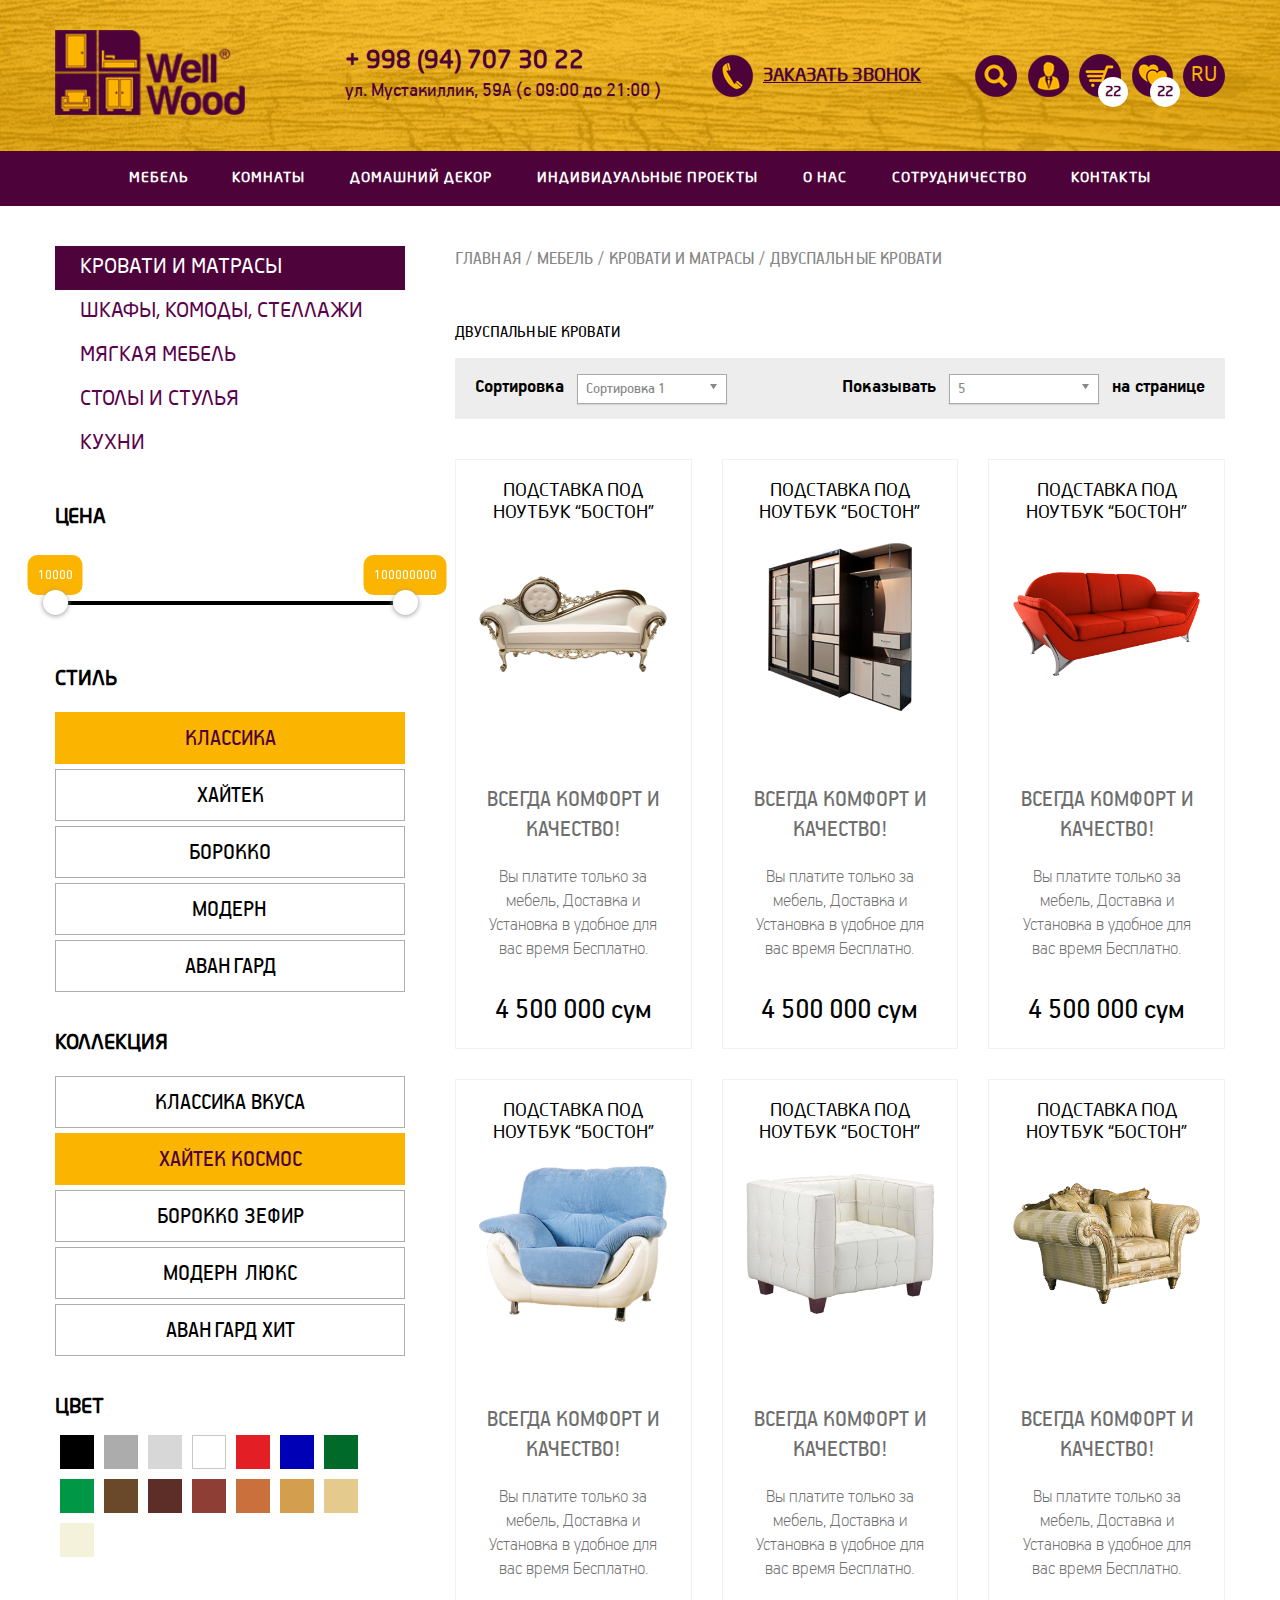
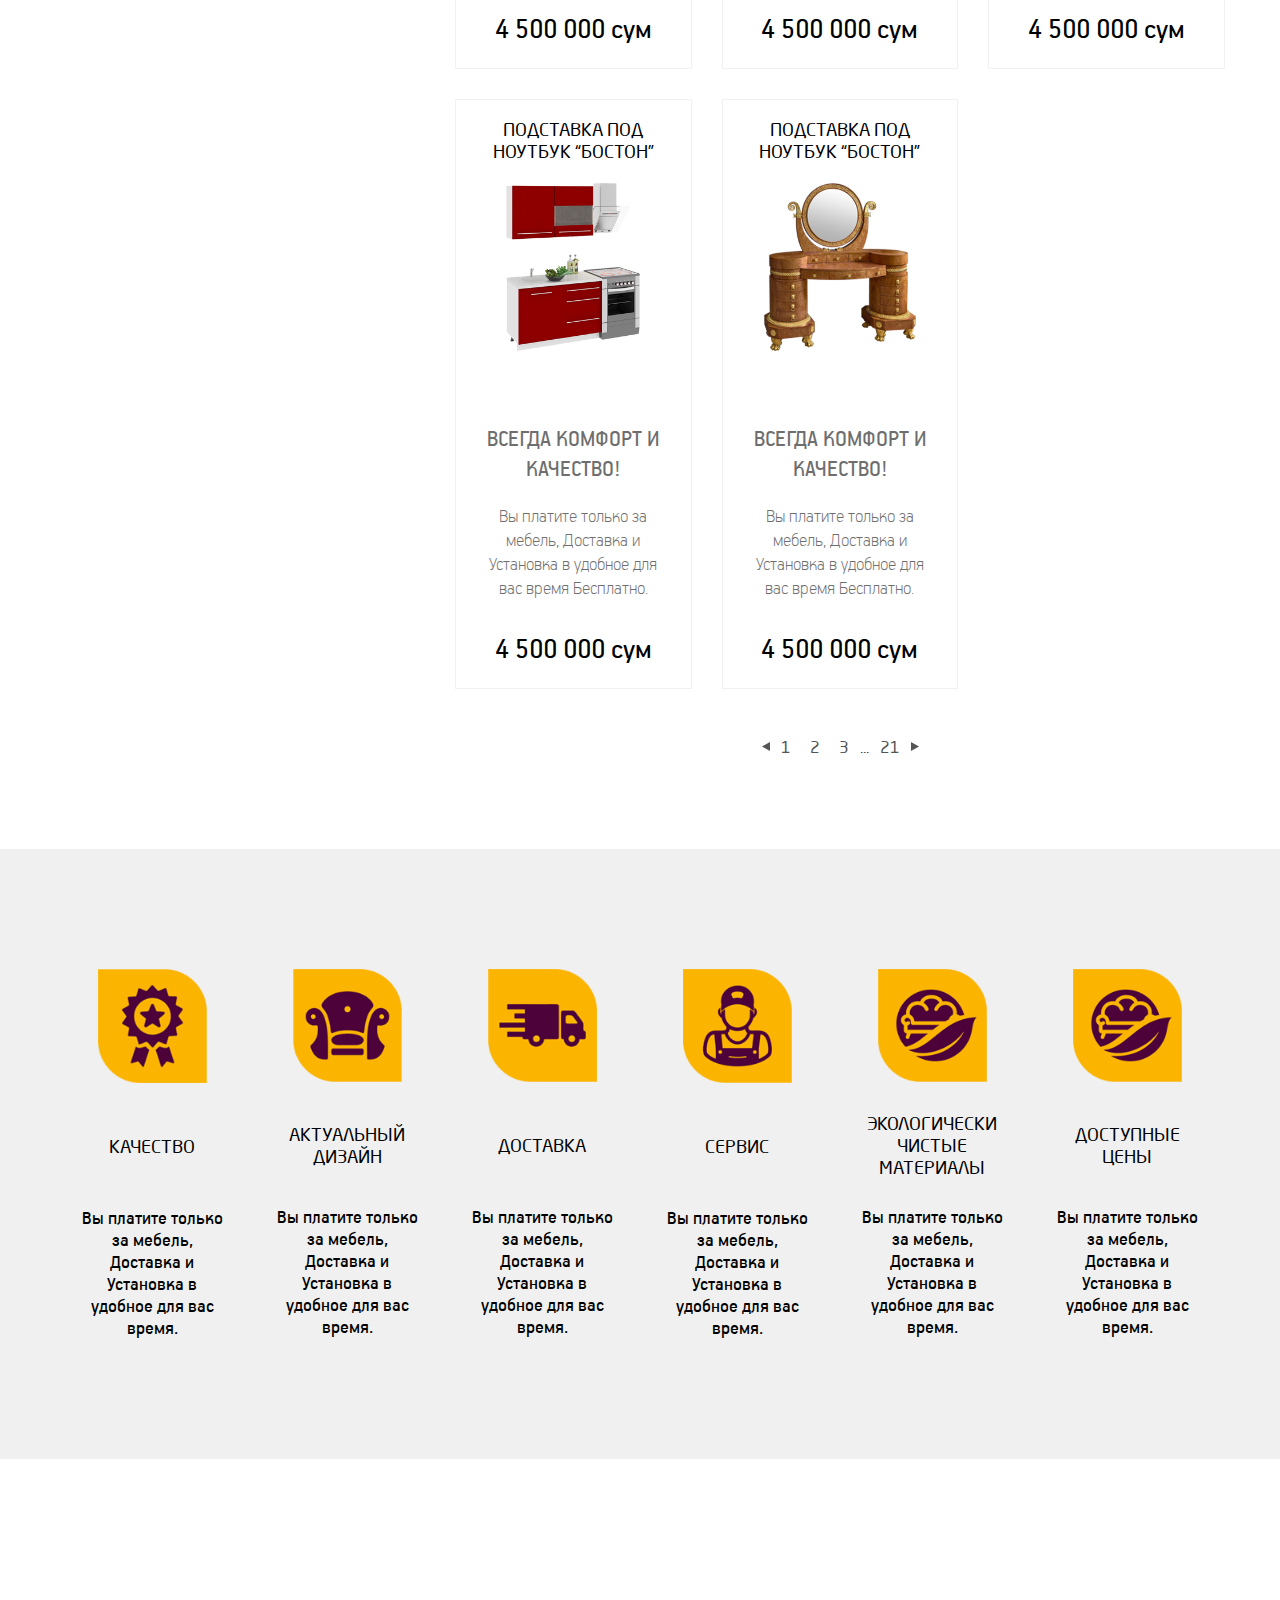
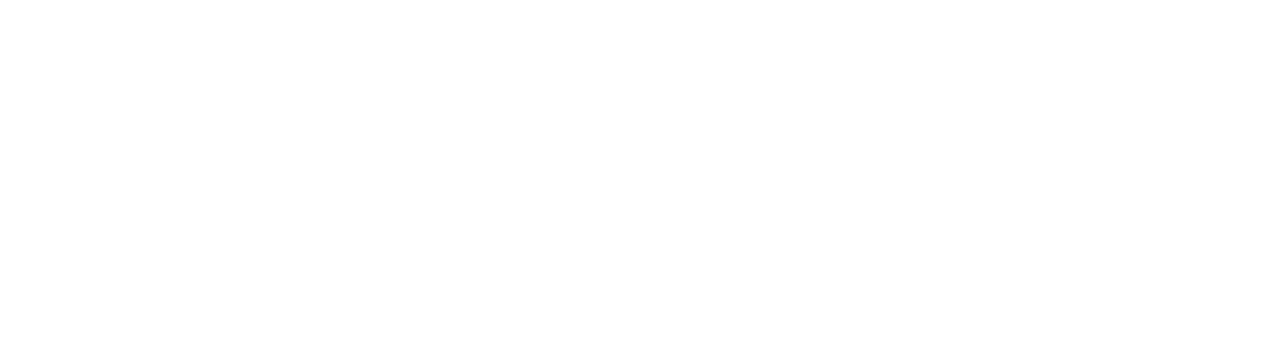
<file: catalog.html>
<!DOCTYPE html>
<html lang="en">
<head>
	<meta charset="UTF-8">
	<title>Wellwood</title>
	<meta name="handheldfriendly" content="true">
	<meta name="apple-mobile-web-app-capable" content="YES">
	<meta name="viewport" content="width=device-width, initial-scale=1">
	<link rel="stylesheet" type="text/css" href="assets/css/slick.css">
	<link rel="stylesheet" type="text/css" href="assets/css/slick-theme.css">
	<link rel="stylesheet" type="text/css" href="assets/css/aos.css">
	<link rel="stylesheet" type="text/css" href="assets/css/chosen.css">
	<link rel="stylesheet" type="text/css" href="assets/css/addSlider.css">
	<link rel="stylesheet" type="text/css" href="assets/css/shared.css">
	<link rel="stylesheet" type="text/css" href="assets/css/style.css">
	<link rel="stylesheet" type="text/css" href="assets/css/responsive.css">

</head>
<body>

	<div class="small_modal">
		<div class="box">
			<div class="closeBtn">
				<svg version="1.1" xmlns="http://www.w3.org/2000/svg" viewBox="0 0 44 44" xmlns:xlink="http://www.w3.org/1999/xlink" enable-background="new 0 0 44 44">
				  <path d="m22,0c-12.2,0-22,9.8-22,22s9.8,22 22,22 22-9.8 22-22-9.8-22-22-22zm3.2,22.4l7.5,7.5c0.2,0.2 0.3,0.5 0.3,0.7s-0.1,0.5-0.3,0.7l-1.4,1.4c-0.2,0.2-0.5,0.3-0.7,0.3-0.3,0-0.5-0.1-0.7-0.3l-7.5-7.5c-0.2-0.2-0.5-0.2-0.7,0l-7.5,7.5c-0.2,0.2-0.5,0.3-0.7,0.3-0.3,0-0.5-0.1-0.7-0.3l-1.4-1.4c-0.2-0.2-0.3-0.5-0.3-0.7s0.1-0.5 0.3-0.7l7.5-7.5c0.2-0.2 0.2-0.5 0-0.7l-7.5-7.5c-0.2-0.2-0.3-0.5-0.3-0.7s0.1-0.5 0.3-0.7l1.4-1.4c0.2-0.2 0.5-0.3 0.7-0.3s0.5,0.1 0.7,0.3l7.5,7.5c0.2,0.2 0.5,0.2 0.7,0l7.5-7.5c0.2-0.2 0.5-0.3 0.7-0.3 0.3,0 0.5,0.1 0.7,0.3l1.4,1.4c0.2,0.2 0.3,0.5 0.3,0.7s-0.1,0.5-0.3,0.7l-7.5,7.5c-0.2,0.1-0.2,0.5 3.55271e-15,0.7z"/>
				</svg>
			</div>
			<h6 class="neoSans">КОНСУЛЬТАЦИЯ <br> БЕСПЛАТНА!</h6>
			<input type="text" placeholder="Имя">
			<input type="text" placeholder="E-mail">
			<input type="text" placeholder="Телефон">
			<button type="submit" class="yellow_btn">Заказать званок</button>
		</div>
	</div>

	<div class="page_wrap">
		<header>
			<div class="minHeader">
				<div class="header">
					<div class="big_container flex_row_beet_cen">
						<div class="flex_row__cen">
							<div class="logo"><a href="#"><img src="assets/images/logo.png" alt=""></a></div>
							<div class="contactBox flex_row">
								<div class="flex_col">
									<a href="tel:998947073022" class="phone">+ 998 (94) 707 30 22</a>
									<div class="address">ул. Мустакиллик, 59А  (с 09:00 до 21:00 )</div>
								</div>
								<div class="btn requestCall flex_row__cen">
									<div class="circle-icon">
										<img src="assets/images/icons/phone-yellow.png" alt="">
									</div>
									<span>ЗАКАЗАТЬ ЗВОНОК</span>
								</div>
							</div>
						</div>
						<div class="rightBox flex_row_end_cen">
							<div class="buttons flex_row">
								<a href="#" class="search">
									<span class="circle-icon">
										<img src="assets/images/icons/search-yellow.png" alt="">
									</span>
									<input type="text" placeholder="найти зеленый диван">
									<span class="wd"></span>
								</a>
								<a href="#" id="login_btn">
									<span class="circle-icon">
										<img src="assets/images/icons/user-yellow.png" alt="">
									</span>
								</a>
								<a href="#">
									<span class="shopping-cart circle-icon">
										<img src="assets/images/icons/cart-yellow.png" alt="">
										<div class="count">22</div>
									</span>
								</a>
								<a href="#">
									<span class="shopping-wishlist circle-icon">
										<img src="assets/images/icons/wishlist-yellow.png" alt="">
										<div class="count">22</div>
									</span>
								</a>
								<div class="language">
									<span class="current">RU</span>
									<span class="others">
										<a href="#">EN</a>
										<a href="#">DE</a>
									</span>
								</div>
							</div>
						</div>
					</div>
				</div>
				<div style="background-color: #4d023a;">
					<div class="big_container">
						<div class="mainMenu">
							<ul class="flex_row_beet_cen">
								<li class="menu-item">
									<a href="#">МЕБЕЛЬ</a>
									<div class="dropdown-content2">
									  	<div class="dorpdown-mini">
											<span class="active" tab-id="tab-1">КРОВАТИ И МАТРАСЫ</span>
										    <span tab-id="tab-2">ШКАФЫ, КОМОДЫ, СТЕЛЛАЖИ</span>
										    <span tab-id="tab-3">МЯГКАЯ МЕБЕЛЬ</span>
										    <span tab-id="tab-4">СТОЛЫ И СТУЛЬЯ</span>
										    <span tab-id="tab-5">КУХНЯ</span>
									    </div>
									    <div class="navs">
									    	<div class="dropdown-max active" id="tab-1">
										    	<div class="a_block">
										    		<a href="#">ДВУХСПАЛЬНЫЕ КРОВАТИ</a>
													<a href="#">ОДНОСПАЛЬНЫЕ КРОВАТИ</a>
													<a href="#">ДИВАНЫ-КРОВАТИ</a>
													<a href="#">КРЕСЛА-КРОВАТИ</a>
													<a href="#">2-ЯРУСНЫЕ КРОВАТИ</a>
													<a href="#">МАТРАСЫ</a>
										    	</div>
										    	<div class="img_block">
										    		<img src="assets/images/image.png" alt="">
										    	</div>
										    </div>
									    	<div class="dropdown-max" id="tab-2">
										    	<div class="a_block active">
										    		<a href="#">ДВУХСПАЛЬНЫЕ КРОВАТИ</a>
													<a href="#">ОДНОСПАЛЬНЫЕ КРОВАТИ</a>
													<a href="#">ДИВАНЫ-КРОВАТИ</a>
													<a href="#">КРЕСЛА-КРОВАТИ</a>
										    	</div>
										    	<div class="img_block">
										    		<img src="assets/images/image.png" alt="">
										    	</div>
										    </div>
										    <div class="dropdown-max" id="tab-3">
										    	<div class="a_block active">
													<a href="#">КРЕСЛА-КРОВАТИ</a>
													<a href="#">2-ЯРУСНЫЕ КРОВАТИ</a>
													<a href="#">МАТРАСЫ</a>
										    	</div>
										    	<div class="img_block">
										    		<img src="assets/images/image.png" alt="">
										    	</div>
										    </div>
										    <div class="dropdown-max" id="tab-4">
										    	<div class="a_block active">
										    		<a href="#">ДВУХСПАЛЬНЫЕ КРОВАТИ</a>
													<a href="#">ОДНОСПАЛЬНЫЕ КРОВАТИ</a>
													<a href="#">ДИВАНЫ-КРОВАТИ</a>
													<a href="#">КРЕСЛА-КРОВАТИ</a>
													<a href="#">2-ЯРУСНЫЕ КРОВАТИ</a>
													<a href="#">МАТРАСЫ</a>
													<a href="#">ДВУХСПАЛЬНЫЕ КРОВАТИ</a>
													<a href="#">ОДНОСПАЛЬНЫЕ КРОВАТИ</a>
													<a href="#">ДИВАНЫ-КРОВАТИ</a>
										    	</div>
										    	<div class="img_block">
										    		<img src="assets/images/image.png" alt="">
										    	</div>
										    </div>
										    <div class="dropdown-max" id="tab-5">
										    	<div class="a_block active">
										    		<a href="#">ДВУХСПАЛЬНЫЕ КРОВАТИ</a>
													<a href="#">ОДНОСПАЛЬНЫЕ КРОВАТИ</a>
													<a href="#">ДИВАНЫ-КРОВАТИ</a>
													<a href="#">КРЕСЛА-КРОВАТИ</a>
													<a href="#">2-ЯРУСНЫЕ КРОВАТИ</a>
													<a href="#">МАТРАСЫ</a>
										    	</div>
										    	<div class="img_block">
										    		<img src="assets/images/image.png" alt="">
										    	</div>
										    </div>
									    </div>
									 </div>
								</li>
								<li class="menu-item">
									<a href="#">КОМНАТЫ</a>
									<div class="dropdown-content">
									  	<a href="#"><img src="assets/images/rooms/level-1.png" alt=""><span>ПРИХОЖАЯ</span></a>
									    <a href="#"><img src="assets/images/rooms/level-2.png" alt=""><span>ГОСТИНАЯ</span></a>
									    <a href="#"><img src="assets/images/rooms/level-3.png" alt=""><span>КУХНЯ</span></a>
									    <a href="#"><img src="assets/images/rooms/level-4.png" alt=""><span>СТОЛОВАЯ</span></a>
									    <a href="#"><img src="assets/images/rooms/level-5.png" alt=""><span>РАБОЧИЙ<br>
										КАБИНЕТ</span></a>
										<a href="#"><img src="assets/images/rooms/level-9.png" alt=""><span>СПАЛЬНЯ</span></a>
										<a href="#"><img src="assets/images/rooms/level-8.png" alt=""><span>ДЕТСКАЯ</span></a>
										<a href="#"><img src="assets/images/rooms/level-7.png" alt=""><span>ВАННАЯ</span></a>
										<a href="#"><img src="assets/images/rooms/level-10.png" alt=""><span>САДОВАЯ<br>
										МЕБЕЛЬ</span></a>
									</div>
								</li>
								<li class="menu-item"><a href="#">ДОМАШНИЙ ДЕКОР</a></li>
								<li class="menu-item"><a href="#">ИНДИВИДУАЛЬНЫЕ ПРОЕКТЫ</a></li>
								<li class="menu-item"><a href="#">О НАС</a></li>
								<li class="menu-item"><a href="#">СОТРУДНИЧЕСТВО</a></li>
								<li class="menu-item"><a href="#">КОНТАКТЫ</a></li>
							</ul>
						</div>
					</div>
				</div>
			</div>
		</header>

		<div class="fixedFooter">

		<section>
			<div class="catalog big_container flex_row">
				<div class="left_sidebar">
					<ul class="ul-st-one">
						<li><a href="#" class="active">КРОВАТИ И МАТРАСЫ</a></li>
						<li><a href="#">ШКАФЫ, КОМОДЫ, СТЕЛЛАЖИ</a></li>
						<li><a href="#">МЯГКАЯ МЕБЕЛЬ</a></li>
						<li><a href="#">СТОЛЫ И СТУЛЬЯ</a></li>
						<li><a href="#">КУХНИ</a></li>
					</ul>
					<div class="filter-price">
						<h5 class="neoSans">ЦЕНА</h5>
						<input data-addui='slider' data-min='10000' data-max='100000000' data_formatter='usd' data-fontsize='14' data-step='10000' data-range='true' value='10000, 100000000'/>
					</div>
					<div class="filter-product">
						<h5 class="neoSans">СТИЛЬ</h5>
						<div class="fl">
							<div class="filter-item">
								<input type="radio" name="style" checked>
								<span>КЛАССИКА</span>
							</div>
							<div class="filter-item">
								<input type="radio" name="style">
								<span>ХАЙТЕК</span>
							</div>
							<div class="filter-item">
								<input type="radio" name="style">
								<span>БОРОККО</span>
							</div>
							<div class="filter-item">
								<input type="radio" name="style">
								<span>МОДЕРН</span>
							</div>
							<div class="filter-item">
								<input type="radio" name="style">
								<span>АВАНГАРД</span>
							</div>
						</div>
					</div>
					<div class="filter-product">
						<h5 class="neoSans">КОЛЛЕКЦИЯ</h5>
						<div class="fl">
							<div class="filter-item">
								<input type="radio" name="collection">
								<span>КЛАССИКА ВКУСА</span>
							</div>
							<div class="filter-item">
								<input type="radio" name="collection" checked>
								<span>ХАЙТЕК КОСМОС</span>
							</div>
							<div class="filter-item">
								<input type="radio" name="collection">
								<span>БОРОККО ЗЕФИР</span>
							</div>
							<div class="filter-item">
								<input type="radio" name="collection">
								<span>МОДЕРН ЛЮКС</span>
							</div>
							<div class="filter-item">
								<input type="radio" name="collection">
								<span>АВАНГАРД ХИТ</span>
							</div>
						</div>
					</div>
					<div class="filter-color">
						<h5 class="neoSans" style="margin-bottom: 10px;">ЦВЕТ</h5>
						<div class="fl">
							<div class="filter-item">
								<div class="wrapper" style="background-color: #000000;">
									<input type="checkbox">
									<div class="check"></div>
								</div>
							</div>
							<div class="filter-item">
								<div class="wrapper" style="background-color: #acacac;">
									<input type="checkbox">
									<div class="check"></div>
								</div>
							</div>
							<div class="filter-item">
								<div class="wrapper" style="background-color: #d7d7d7;">
									<input type="checkbox">
									<div class="check"></div>
								</div>
							</div>
							<div class="filter-item">
								<div class="wrapper" style="background-color: #ffffff; border: 1px solid #c6c6c6;">
									<input type="checkbox">
									<div class="check"></div>
								</div>
							</div>
							<div class="filter-item">
								<div class="wrapper" style="background-color: #e31e24;">
									<input type="checkbox">
									<div class="check"></div>
								</div>
							</div>
							<div class="filter-item">
								<div class="wrapper" style="background-color: #0000b7;">
									<input type="checkbox">
									<div class="check"></div>
								</div>
							</div>
							<div class="filter-item">
								<div class="wrapper" style="background-color: #006a2a;">
									<input type="checkbox">
									<div class="check"></div>
								</div>
							</div>
							<div class="filter-item">
								<div class="wrapper" style="background-color: #009846;">
									<input type="checkbox">
									<div class="check"></div>
								</div>
							</div>
							<div class="filter-item">
								<div class="wrapper" style="background-color: #6a492b;">
									<input type="checkbox">
									<div class="check"></div>
								</div>
							</div>
							<div class="filter-item">
								<div class="wrapper" style="background-color: #5d2d27;">
									<input type="checkbox">
									<div class="check"></div>
								</div>
							</div>
							<div class="filter-item">
								<div class="wrapper" style="background-color: #8f3e35;">
									<input type="checkbox">
									<div class="check"></div>
								</div>
							</div>
							<div class="filter-item">
								<div class="wrapper" style="background-color: #ca703d;">
									<input type="checkbox">
									<div class="check"></div>
								</div>
							</div>
							<div class="filter-item">
								<div class="wrapper" style="background-color: #d39e4e;">
									<input type="checkbox">
									<div class="check"></div>
								</div>
							</div>
							<div class="filter-item">
								<div class="wrapper" style="background-color: #e4ca8d;">
									<input type="checkbox">
									<div class="check"></div>
								</div>
							</div>
							<div class="filter-item">
								<div class="wrapper" style="background-color: #f4f2db;">
									<input type="checkbox">
									<div class="check"></div>
								</div>
							</div>
						</div>
					</div>
				</div>	
				<div class="content">
					<div class="bread flex_row">
						<a href="#">ГЛАВНАЯ</a>
						<a href="#">МЕБЕЛЬ</a>
						<a href="#">КРОВАТИ И МАТРАСЫ</a>
						<span>ДВУСПАЛЬНЫЕ КРОВАТИ</span>
					</div>
					<h4 class="PFHandbook title_level2">ДВУСПАЛЬНЫЕ КРОВАТИ</h4>
					<div class="sort">
						<div class="left">
							<span>Сортировка</span>
							<select name="" id="" class="chosen-select">
								<option value="">Сортировка 1</option>
								<option value="">Сортировка 2</option>
								<option value="">Сортировка 3</option>
								<option value="">Сортировка 4</option>
							</select>
						</div>
						<div class="right">
							<span>Показывать</span>
							<select name="" id="" class="chosen-select">
								<option value="">5</option>
								<option value="">10</option>
								<option value="">15</option>
							</select>
							<span>на странице</span>
						</div>	
					</div>
					<div class="boxes">
						<div class="product-item">
							<div class="wrap">
								<h4>ПОДСТАВКА ПОД НОУТБУК “БОСТОН”</h4>
								<div class="img">
									<img src="assets/images/products/product3.png" class="main" alt="">
									<div class="tape">
										<button class="cart addToCart flex_row__cen">
											<img src="assets/images/icons/cart.png" alt="">
											<span>В корзину</span>
										</button>
										<button class="wishlist addToWishlist">
											<img src="assets/images/icons/wishlist.png" alt="">
										</button>
										<a href="#" class="see">
											<img src="assets/images/icons/eye.png" alt="">
										</a>
									</div>
								</div>
								<div class="caption">
									<div class="slogan">ВСЕГДА КОМФОРТ И КАЧЕСТВО!</div>
									<div class="desc">Вы платите только за мебель, Доставка и Установка в удобное для вас время Бесплатно.</div>
									<div class="price">4 500 000 сум</div>
								</div>
							</div>
						</div>

						<div class="product-item">
							<div class="wrap">
								<h4>ПОДСТАВКА ПОД НОУТБУК “БОСТОН”</h4>
								<div class="img">
									<img src="assets/images/products/product1.png" class="main" alt="">
									<div class="tape">
										<button class="cart addToCart flex_row__cen">
											<img src="assets/images/icons/cart.png" alt="">
											<span>В корзину</span>
										</button>
										<button class="wishlist addToWishlist">
											<img src="assets/images/icons/wishlist.png" alt="">
										</button>
										<a href="#" class="see">
											<img src="assets/images/icons/eye.png" alt="">
										</a>
									</div>
								</div>
								<div class="caption">
									<div class="slogan">ВСЕГДА КОМФОРТ И КАЧЕСТВО!</div>
									<div class="desc">Вы платите только за мебель, Доставка и Установка в удобное для вас время Бесплатно.</div>
									<div class="price">4 500 000 сум</div>
								</div>
							</div>
						</div>
						
						<div class="product-item">
							<div class="wrap">
								<h4>ПОДСТАВКА ПОД НОУТБУК “БОСТОН”</h4>
								<div class="img">
									<img src="assets/images/products/product2.png" class="main" alt="">
									<div class="tape">
										<button class="cart addToCart flex_row__cen">
											<img src="assets/images/icons/cart.png" alt="">
											<span>В корзину</span>
										</button>
										<button class="wishlist addToWishlist">
											<img src="assets/images/icons/wishlist.png" alt="">
										</button>
										<a href="#" class="see">
											<img src="assets/images/icons/eye.png" alt="">
										</a>
									</div>
								</div>
								<div class="caption">
									<div class="slogan">ВСЕГДА КОМФОРТ И КАЧЕСТВО!</div>
									<div class="desc">Вы платите только за мебель, Доставка и Установка в удобное для вас время Бесплатно.</div>
									<div class="price">4 500 000 сум</div>
								</div>
							</div>
						</div>

						<div class="product-item">
							<div class="wrap">
								<h4>ПОДСТАВКА ПОД НОУТБУК “БОСТОН”</h4>
								<div class="img">
									<img src="assets/images/products/product4.png" class="main" alt="">
									<div class="tape">
										<button class="cart addToCart flex_row__cen">
											<img src="assets/images/icons/cart.png" alt="">
											<span>В корзину</span>
										</button>
										<button class="wishlist addToWishlist">
											<img src="assets/images/icons/wishlist.png" alt="">
										</button>
										<a href="#" class="see">
											<img src="assets/images/icons/eye.png" alt="">
										</a>
									</div>
								</div>
								<div class="caption">
									<div class="slogan">ВСЕГДА КОМФОРТ И КАЧЕСТВО!</div>
									<div class="desc">Вы платите только за мебель, Доставка и Установка в удобное для вас время Бесплатно.</div>
									<div class="price">4 500 000 сум</div>
								</div>
							</div>
						</div>

						<div class="product-item">
							<div class="wrap">
								<h4>ПОДСТАВКА ПОД НОУТБУК “БОСТОН”</h4>
								<div class="img">
									<img src="assets/images/products/product5.png" class="main" alt="">
									<div class="tape">
										<button class="cart addToCart flex_row__cen">
											<img src="assets/images/icons/cart.png" alt="">
											<span>В корзину</span>
										</button>
										<button class="wishlist addToWishlist">
											<img src="assets/images/icons/wishlist.png" alt="">
										</button>
										<a href="#" class="see">
											<img src="assets/images/icons/eye.png" alt="">
										</a>
									</div>
								</div>
								<div class="caption">
									<div class="slogan">ВСЕГДА КОМФОРТ И КАЧЕСТВО!</div>
									<div class="desc">Вы платите только за мебель, Доставка и Установка в удобное для вас время Бесплатно.</div>
									<div class="price">4 500 000 сум</div>
								</div>
							</div>
						</div>

						<div class="product-item">
							<div class="wrap">
								<h4>ПОДСТАВКА ПОД НОУТБУК “БОСТОН”</h4>
								<div class="img">
									<img src="assets/images/products/product7.png" class="main" alt="">
									<div class="tape">
										<button class="cart addToCart flex_row__cen">
											<img src="assets/images/icons/cart.png" alt="">
											<span>В корзину</span>
										</button>
										<button class="wishlist addToWishlist">
											<img src="assets/images/icons/wishlist.png" alt="">
										</button>
										<a href="#" class="see">
											<img src="assets/images/icons/eye.png" alt="">
										</a>
									</div>
								</div>
								<div class="caption">
									<div class="slogan">ВСЕГДА КОМФОРТ И КАЧЕСТВО!</div>
									<div class="desc">Вы платите только за мебель, Доставка и Установка в удобное для вас время Бесплатно.</div>
									<div class="price">4 500 000 сум</div>
								</div>
							</div>
						</div>

						<div class="product-item">
							<div class="wrap">
								<h4>ПОДСТАВКА ПОД НОУТБУК “БОСТОН”</h4>
								<div class="img">
									<img src="assets/images/products/product8.png" class="main" alt="">
									<div class="tape">
										<button class="cart addToCart flex_row__cen">
											<img src="assets/images/icons/cart.png" alt="">
											<span>В корзину</span>
										</button>
										<button class="wishlist addToWishlist">
											<img src="assets/images/icons/wishlist.png" alt="">
										</button>
										<a href="#" class="see">
											<img src="assets/images/icons/eye.png" alt="">
										</a>
									</div>
								</div>
								<div class="caption">
									<div class="slogan">ВСЕГДА КОМФОРТ И КАЧЕСТВО!</div>
									<div class="desc">Вы платите только за мебель, Доставка и Установка в удобное для вас время Бесплатно.</div>
									<div class="price">4 500 000 сум</div>
								</div>
							</div>
						</div>

						<div class="product-item">
							<div class="wrap">
								<h4>ПОДСТАВКА ПОД НОУТБУК “БОСТОН”</h4>
								<div class="img">
									<img src="assets/images/products/product6.png" class="main" alt="">
									<div class="tape">
										<button class="cart addToCart flex_row__cen">
											<img src="assets/images/icons/cart.png" alt="">
											<span>В корзину</span>
										</button>
										<button class="wishlist addToWishlist">
											<img src="assets/images/icons/wishlist.png" alt="">
										</button>
										<a href="#" class="see">
											<img src="assets/images/icons/eye.png" alt="">
										</a>
									</div>
								</div>
								<div class="caption">
									<div class="slogan">ВСЕГДА КОМФОРТ И КАЧЕСТВО!</div>
									<div class="desc">Вы платите только за мебель, Доставка и Установка в удобное для вас время Бесплатно.</div>
									<div class="price">4 500 000 сум</div>
								</div>
							</div>
						</div>
					</div>

					<div class="pagination">
						<a href="#" class="prev"><img src="assets/images/icons/paginate-prev.png" alt=""></a>
						<a href="#" class="link_page">1</a>
						<span class="current">2</span>
						<a href="#" class="link_page">3</a>
						<span class="dots">...</span>
						<a href="#" class="link_page">21</a>
						<a href="#" class="next"><img src="assets/images/icons/paginate-next.png" alt=""></a>
					</div>
				</div>
			</div>
		</section>

		<section>
			<div class="advantages padd70x0">
				<div class="big_container flex_row">
					<div class="item">
						<div class="wrap text_center">
							<img src="assets/images/icons/advantage1.png" alt="">
							<h4 class="title">КАЧЕСТВО</h4>
							<p>Вы платите только за мебель, Доставка и Установка в удобное для вас время.</p>
						</div>
					</div>
					<div class="item">
						<div class="wrap text_center">
							<img src="assets/images/icons/advantage2.png" alt="">
							<h4 class="title">АКТУАЛЬНЫЙ <br> ДИЗАЙН</h4>
							<p>Вы платите только за мебель, Доставка и Установка в удобное для вас время.</p>
						</div>
					</div>
					<div class="item">
						<div class="wrap text_center">
							<img src="assets/images/icons/advantage3.png" alt="">
							<h4 class="title">ДОСТАВКА</h4>
							<p>Вы платите только за мебель, Доставка и Установка в удобное для вас время.</p>
						</div>
					</div>
					<div class="item">
						<div class="wrap text_center">
							<img src="assets/images/icons/advantage4.png" alt="">
							<h4 class="title">СЕРВИС</h4>
							<p>Вы платите только за мебель, Доставка и Установка в удобное для вас время.</p>
						</div>
					</div>
					<div class="item">
						<div class="wrap text_center">
							<img src="assets/images/icons/advantage5.png" alt="">
							<h4 class="title">ЭКОЛОГИЧЕСКИ <br> ЧИСТЫЕ МАТЕРИАЛЫ</h4>
							<p>Вы платите только за мебель, Доставка и Установка в удобное для вас время.</p>
						</div>
					</div>
					<div class="item">
						<div class="wrap text_center">
							<img src="assets/images/icons/advantage5.png" alt="">
							<h4 class="title">ДОСТУПНЫЕ <br> ЦЕНЫ</h4>
							<p>Вы платите только за мебель, Доставка и Установка в удобное для вас время.</p>
						</div>
					</div>
				</div>
			</div>
		</section>
		</div>

		<footer>
			<div class="footer padd70x0 style2" id="footer">
				<div class="medium_container flex_row_beet">
					<div class="leftBox">
						<div class="menus flex_row">
							<ul>
								<li><a href="#">Мебель</a></li>
								<li><a href="#">Комнаты</a></li>
								<li><a href="#">Домашний декор</a></li>
								<li><a href="#">Индивидуальные проекты</a></li>
								<li><a href="#">О нас</a></li>
								<li><a href="#">Сотрудничество</a></li>
								<li><a href="#">Контакты</a></li>
							</ul>
							<ul>
								<li><a href="#">Кровати и матрасы</a></li>
								<li><a href="#">Шкафы, комоды</a></li>
								<li><a href="#">Стеллажи</a></li>
								<li><a href="#">Мягкая мебель</a></li>
								<li><a href="#">Столы и стулья</a></li>
								<li><a href="#">Кухни</a></li>
								<li><a href="#">Комнаты</a></li>
							</ul>
							<ul>
								<li><a href="#">Полки</a></li>
								<li><a href="#">Часы</a></li>
								<li><a href="#">Настольные аксессуары</a></li>
								<li><a href="#">Посуда</a></li>
								<li><a href="#">Корзины</a></li>
								<li><a href="#">Ванна</a></li>
								<li><a href="#">Освещение</a></li>
								<li><a href="#">Подсвечники</a></li>
								<li><a href="#">Керамика</a></li>
							</ul>
						</div>
						<div class="bottom flex_row_beet">
							<div class="copyright">
								<a href="#"><span>Developed by</span><img src="assets/images/logo-golden-minds.png" alt=""></a>
								<div>Copyright @ Все права защищены</div>
							</div>
							<a href="#" class="yellow_btn">Написать нам</a>
						</div>
					</div>

					<div class="rightBox">
						<div class="contact-box">
							<div class="table-cell" style="padding-right: 20px;">
								<div>Мы ждем ваших писем:</div>
								<div>Адрес:</div>
								<div>Телефон:</div>
							</div>
							<div class="table-cell">
								<div><a href="#">info@WellWood.uz</a></div>
								<div>ул. Мустакиллик, 59А</div>
								<div><a href="#">+998 (94) 707 30 22</a><span>(с 09:00 до 21:00)</span></div>
							</div>
						</div>
						<div class="payment">
							<span>Мы принимаем:</span>
							<div class="boxes">
								<a href="#"><img src="assets/images/payme.png" alt=""></a>
								<a href="#"><img src="assets/images/click.png" alt=""></a>
								<a href="#"><img src="assets/images/uzcard.png" alt=""></a>
							</div>
						</div>
						<div class="social_icons">
							<span>Подписывайтесь:</span>
							<div class="social">
								<a href="#">
									<span class="circle-icon">
										<svg version="1.1" id="Capa_1" xmlns="http://www.w3.org/2000/svg" xmlns:xlink="http://www.w3.org/1999/xlink" x="0px" y="0px"
											 width="96.124px" height="96.123px" viewBox="0 0 96.124 96.123" style="enable-background:new 0 0 96.124 96.123;"
											 xml:space="preserve">
										<g>
											<path d="M72.089,0.02L59.624,0C45.62,0,36.57,9.285,36.57,23.656v10.907H24.037c-1.083,0-1.96,0.878-1.96,1.961v15.803
												c0,1.083,0.878,1.96,1.96,1.96h12.533v39.876c0,1.083,0.877,1.96,1.96,1.96h16.352c1.083,0,1.96-0.878,1.96-1.96V54.287h14.654
												c1.083,0,1.96-0.877,1.96-1.96l0.006-15.803c0-0.52-0.207-1.018-0.574-1.386c-0.367-0.368-0.867-0.575-1.387-0.575H56.842v-9.246
												c0-4.444,1.059-6.7,6.848-6.7l8.397-0.003c1.082,0,1.959-0.878,1.959-1.96V1.98C74.046,0.899,73.17,0.022,72.089,0.02z"/>
										</g>
										</svg>
									</span>
								</a>
								<a href="#">
									<span class="circle-icon linkedin">
										<svg version="1.1" id="Capa_1" xmlns="http://www.w3.org/2000/svg" xmlns:xlink="http://www.w3.org/1999/xlink" x="0px" y="0px"
											 viewBox="0 0 90 90" style="enable-background:new 0 0 90 90;" xml:space="preserve">
										<g>
											<g>
												<path d="M20.379,10.252c0,5.315-3.924,9.62-10.381,9.62C3.924,19.872,0,15.568,0,10.252
													c0-5.443,4.051-9.621,10.252-9.621C16.455,0.631,20.254,4.809,20.379,10.252z M0.506,89.368V27.468h19.242v61.901H0.506z"/>
												<path d="M31.262,47.215c0-7.721-0.252-14.176-0.504-19.747h16.707l0.889,8.608h0.379
													c2.531-4.053,8.734-10.002,19.115-10.002C80.506,26.074,90,34.556,90,52.784v36.585H70.758V55.063
													c0-7.976-2.785-13.417-9.748-13.417c-5.316,0-8.479,3.67-9.871,7.215c-0.508,1.265-0.635,3.038-0.635,4.811v35.697H31.262V47.215z
													"/>
											</g>
										</g>
										</svg>
									</span>
								</a>
								<a href="#">
									<span class="circle-icon">
										<svg version="1.1" id="Layer_1" xmlns="http://www.w3.org/2000/svg" xmlns:xlink="http://www.w3.org/1999/xlink" x="0px" y="0px"
											 viewBox="0 0 512 512" style="enable-background:new 0 0 512 512;" xml:space="preserve">
										<g>
											<g>
												<path d="M373.659,0H138.341C62.06,0,0,62.06,0,138.341v235.318C0,449.94,62.06,512,138.341,512h235.318
													C449.94,512,512,449.94,512,373.659V138.341C512,62.06,449.94,0,373.659,0z M470.636,373.659
													c0,53.473-43.503,96.977-96.977,96.977H138.341c-53.473,0-96.977-43.503-96.977-96.977V138.341
													c0-53.473,43.503-96.977,96.977-96.977h235.318c53.473,0,96.977,43.503,96.977,96.977V373.659z"/>
											</g>
										</g>
										<g>
											<g>
												<path d="M370.586,238.141c-3.64-24.547-14.839-46.795-32.386-64.342c-17.547-17.546-39.795-28.746-64.341-32.385
													c-11.176-1.657-22.507-1.657-33.682,0c-30.336,4.499-57.103,20.541-75.372,45.172c-18.269,24.631-25.854,54.903-21.355,85.237
													c4.499,30.335,20.541,57.102,45.172,75.372c19.996,14.831,43.706,22.619,68.153,22.619c5.667,0,11.375-0.418,17.083-1.265
													c30.336-4.499,57.103-20.541,75.372-45.172C367.5,298.747,375.085,268.476,370.586,238.141z M267.791,327.632
													c-19.405,2.882-38.77-1.973-54.527-13.66c-15.757-11.687-26.019-28.811-28.896-48.216c-2.878-19.405,1.973-38.77,13.66-54.527
													c11.688-15.757,28.811-26.019,48.217-28.897c3.574-0.53,7.173-0.795,10.772-0.795s7.199,0.265,10.773,0.796
													c32.231,4.779,57.098,29.645,61.878,61.877C335.608,284.268,307.851,321.692,267.791,327.632z"/>
											</g>
										</g>
										<g>
											<g>
												<path d="M400.049,111.951c-3.852-3.851-9.183-6.058-14.625-6.058c-5.442,0-10.773,2.206-14.625,6.058
													c-3.851,3.852-6.058,9.174-6.058,14.625c0,5.451,2.207,10.773,6.058,14.625c3.852,3.851,9.183,6.058,14.625,6.058
													c5.442,0,10.773-2.206,14.625-6.058c3.851-3.852,6.058-9.183,6.058-14.625C406.107,121.133,403.9,115.802,400.049,111.951z"/>
											</g>
										</g>
										</svg>
									</span>
								</a>
								<a href="#">
									<span class="circle-icon">
										<svg xmlns="http://www.w3.org/2000/svg" xmlns:xlink="http://www.w3.org/1999/xlink" viewBox="0 0 32 32" version="1.1" width="64px" height="64px">
											<g id="surface1">
											<path style=" " d="M 26.070313 3.996094 C 25.734375 4.011719 25.417969 4.109375 25.136719 4.21875 L 25.132813 4.21875 C 24.847656 4.332031 23.492188 4.902344 21.433594 5.765625 C 19.375 6.632813 16.703125 7.757813 14.050781 8.875 C 8.753906 11.105469 3.546875 13.300781 3.546875 13.300781 L 3.609375 13.277344 C 3.609375 13.277344 3.25 13.394531 2.875 13.652344 C 2.683594 13.777344 2.472656 13.949219 2.289063 14.21875 C 2.105469 14.488281 1.957031 14.902344 2.011719 15.328125 C 2.101563 16.050781 2.570313 16.484375 2.90625 16.722656 C 3.246094 16.964844 3.570313 17.078125 3.570313 17.078125 L 3.578125 17.078125 L 8.460938 18.722656 C 8.679688 19.425781 9.949219 23.597656 10.253906 24.558594 C 10.433594 25.132813 10.609375 25.492188 10.828125 25.765625 C 10.933594 25.90625 11.058594 26.023438 11.207031 26.117188 C 11.265625 26.152344 11.328125 26.179688 11.390625 26.203125 C 11.410156 26.214844 11.429688 26.21875 11.453125 26.222656 L 11.402344 26.210938 C 11.417969 26.214844 11.429688 26.226563 11.441406 26.230469 C 11.480469 26.242188 11.507813 26.246094 11.558594 26.253906 C 12.332031 26.488281 12.953125 26.007813 12.953125 26.007813 L 12.988281 25.980469 L 15.871094 23.355469 L 20.703125 27.0625 L 20.8125 27.109375 C 21.820313 27.550781 22.839844 27.304688 23.378906 26.871094 C 23.921875 26.433594 24.132813 25.875 24.132813 25.875 L 24.167969 25.785156 L 27.902344 6.65625 C 28.007813 6.183594 28.035156 5.742188 27.917969 5.3125 C 27.800781 4.882813 27.5 4.480469 27.136719 4.265625 C 26.769531 4.046875 26.40625 3.980469 26.070313 3.996094 Z M 25.96875 6.046875 C 25.964844 6.109375 25.976563 6.101563 25.949219 6.222656 L 25.949219 6.234375 L 22.25 25.164063 C 22.234375 25.191406 22.207031 25.25 22.132813 25.308594 C 22.054688 25.371094 21.992188 25.410156 21.667969 25.28125 L 15.757813 20.75 L 12.1875 24.003906 L 12.9375 19.214844 C 12.9375 19.214844 22.195313 10.585938 22.59375 10.214844 C 22.992188 9.84375 22.859375 9.765625 22.859375 9.765625 C 22.886719 9.3125 22.257813 9.632813 22.257813 9.632813 L 10.082031 17.175781 L 10.078125 17.15625 L 4.242188 15.191406 L 4.242188 15.1875 C 4.238281 15.1875 4.230469 15.183594 4.226563 15.183594 C 4.230469 15.183594 4.257813 15.171875 4.257813 15.171875 L 4.289063 15.15625 L 4.320313 15.144531 C 4.320313 15.144531 9.53125 12.949219 14.828125 10.71875 C 17.480469 9.601563 20.152344 8.476563 22.207031 7.609375 C 24.261719 6.746094 25.78125 6.113281 25.867188 6.078125 C 25.949219 6.046875 25.910156 6.046875 25.96875 6.046875 Z "/>
											</g>
										</svg>
									</span>
								</a>
								<a href="#">
									<span class="circle-icon">
										<svg version="1.1" id="Capa_1" xmlns="http://www.w3.org/2000/svg" xmlns:xlink="http://www.w3.org/1999/xlink" x="0px" y="0px"
											 viewBox="0 0 612 612" style="enable-background:new 0 0 612 612;" xml:space="preserve">
										<g>
											<g>
												<path d="M612,116.258c-22.525,9.981-46.694,16.75-72.088,19.772c25.929-15.527,45.777-40.155,55.184-69.411
													c-24.322,14.379-51.169,24.82-79.775,30.48c-22.907-24.437-55.49-39.658-91.63-39.658c-69.334,0-125.551,56.217-125.551,125.513
													c0,9.828,1.109,19.427,3.251,28.606C197.065,206.32,104.556,156.337,42.641,80.386c-10.823,18.51-16.98,40.078-16.98,63.101
													c0,43.559,22.181,81.993,55.835,104.479c-20.575-0.688-39.926-6.348-56.867-15.756v1.568c0,60.806,43.291,111.554,100.693,123.104
													c-10.517,2.83-21.607,4.398-33.08,4.398c-8.107,0-15.947-0.803-23.634-2.333c15.985,49.907,62.336,86.199,117.253,87.194
													c-42.947,33.654-97.099,53.655-155.916,53.655c-10.134,0-20.116-0.612-29.944-1.721c55.567,35.681,121.536,56.485,192.438,56.485
													c230.948,0,357.188-191.291,357.188-357.188l-0.421-16.253C573.872,163.526,595.211,141.422,612,116.258z"/>
											</g>
										</g>
										</svg>
									</span>
								</a>
							</div>
						</div>
					</div>
				</div>
			</div>
		</footer>
	</div>


	<script type="text/javascript" src="assets/js/jquery-3.2.1.min.js"></script>
	<script type="text/javascript" src="assets/js/Obj.min.js"></script>
	<script type="text/javascript" src="assets/js/addSlider.js"></script>
	<script type="text/javascript" src="assets/js/aos.js"></script>
	<script type="text/javascript" src="assets/js/chosen.jquery.js"></script>
	<script type="text/javascript" src="assets/js/slick.min.js"></script>
	<script type="text/javascript" src="assets/js/main.js"></script>

	<script>
		 $(".chosen-select").chosen({disable_search_threshold: 10});
	</script>

</body>
</html>
</file>
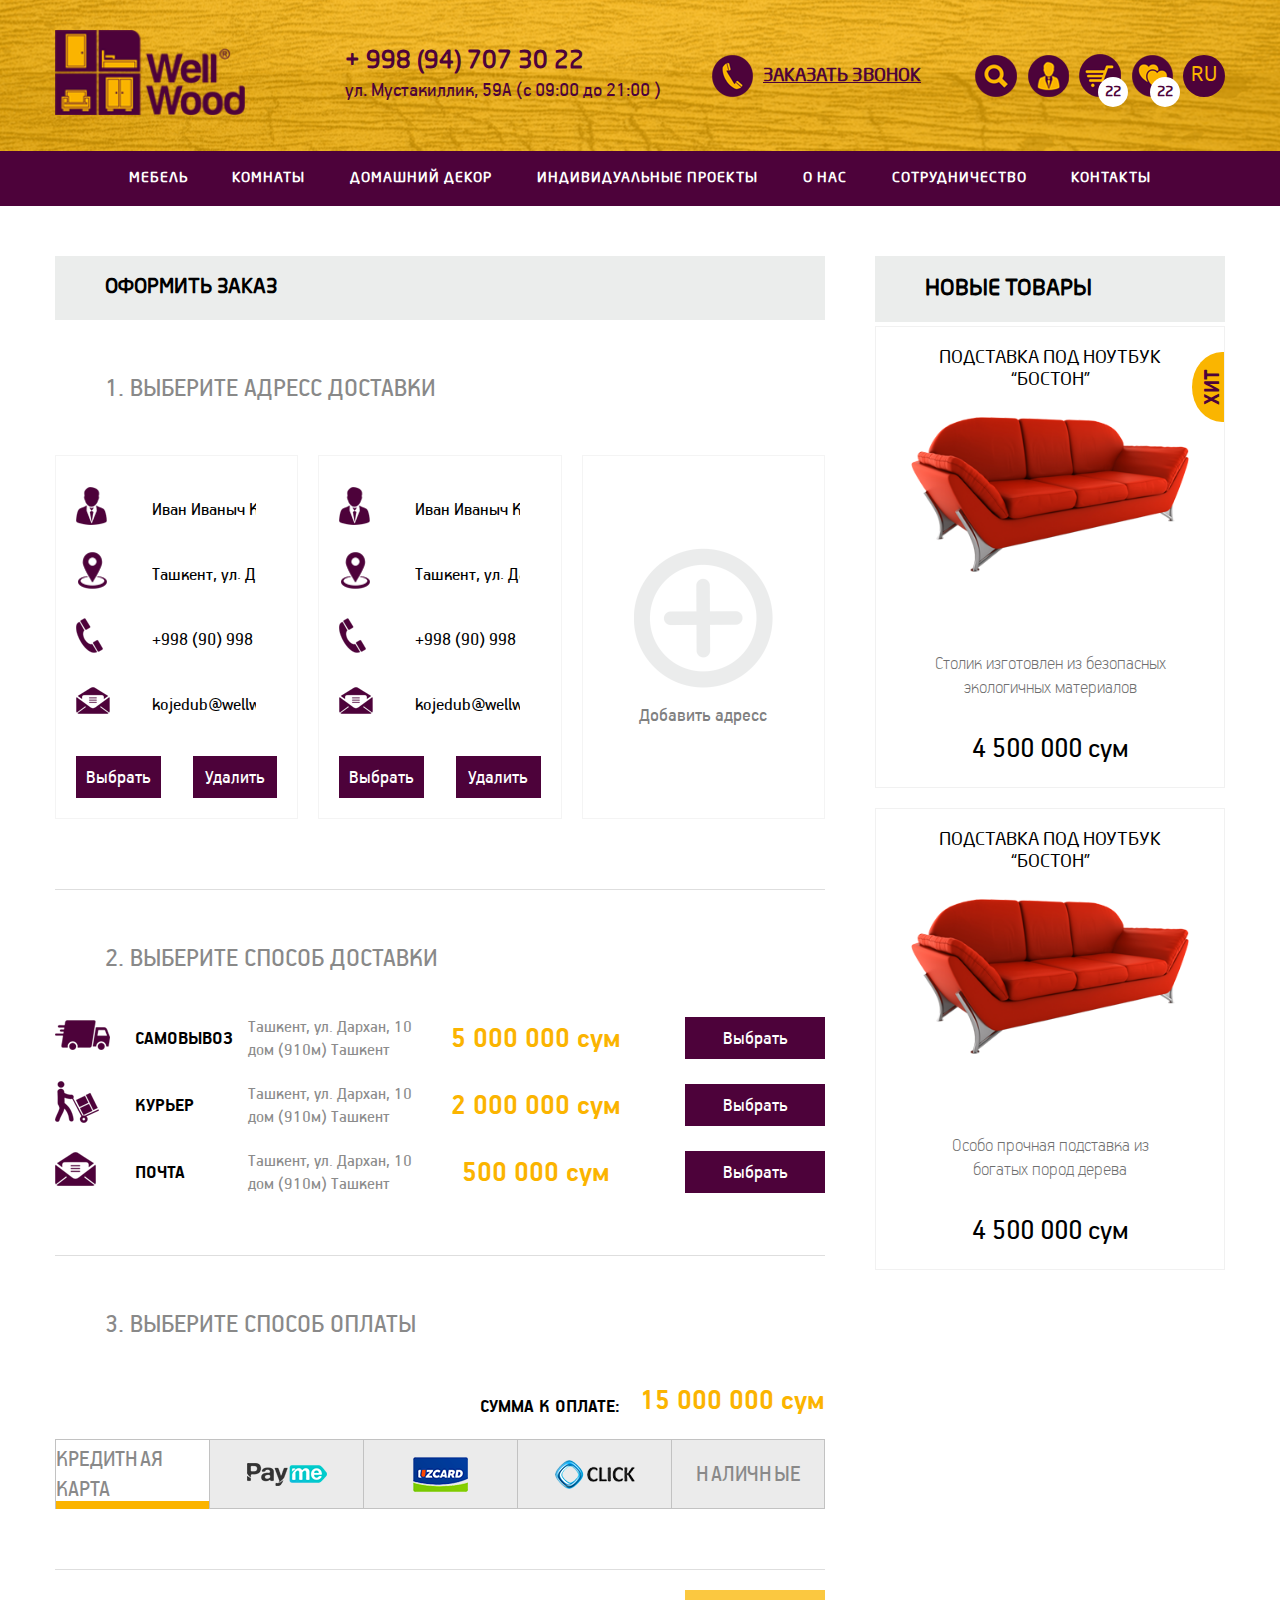
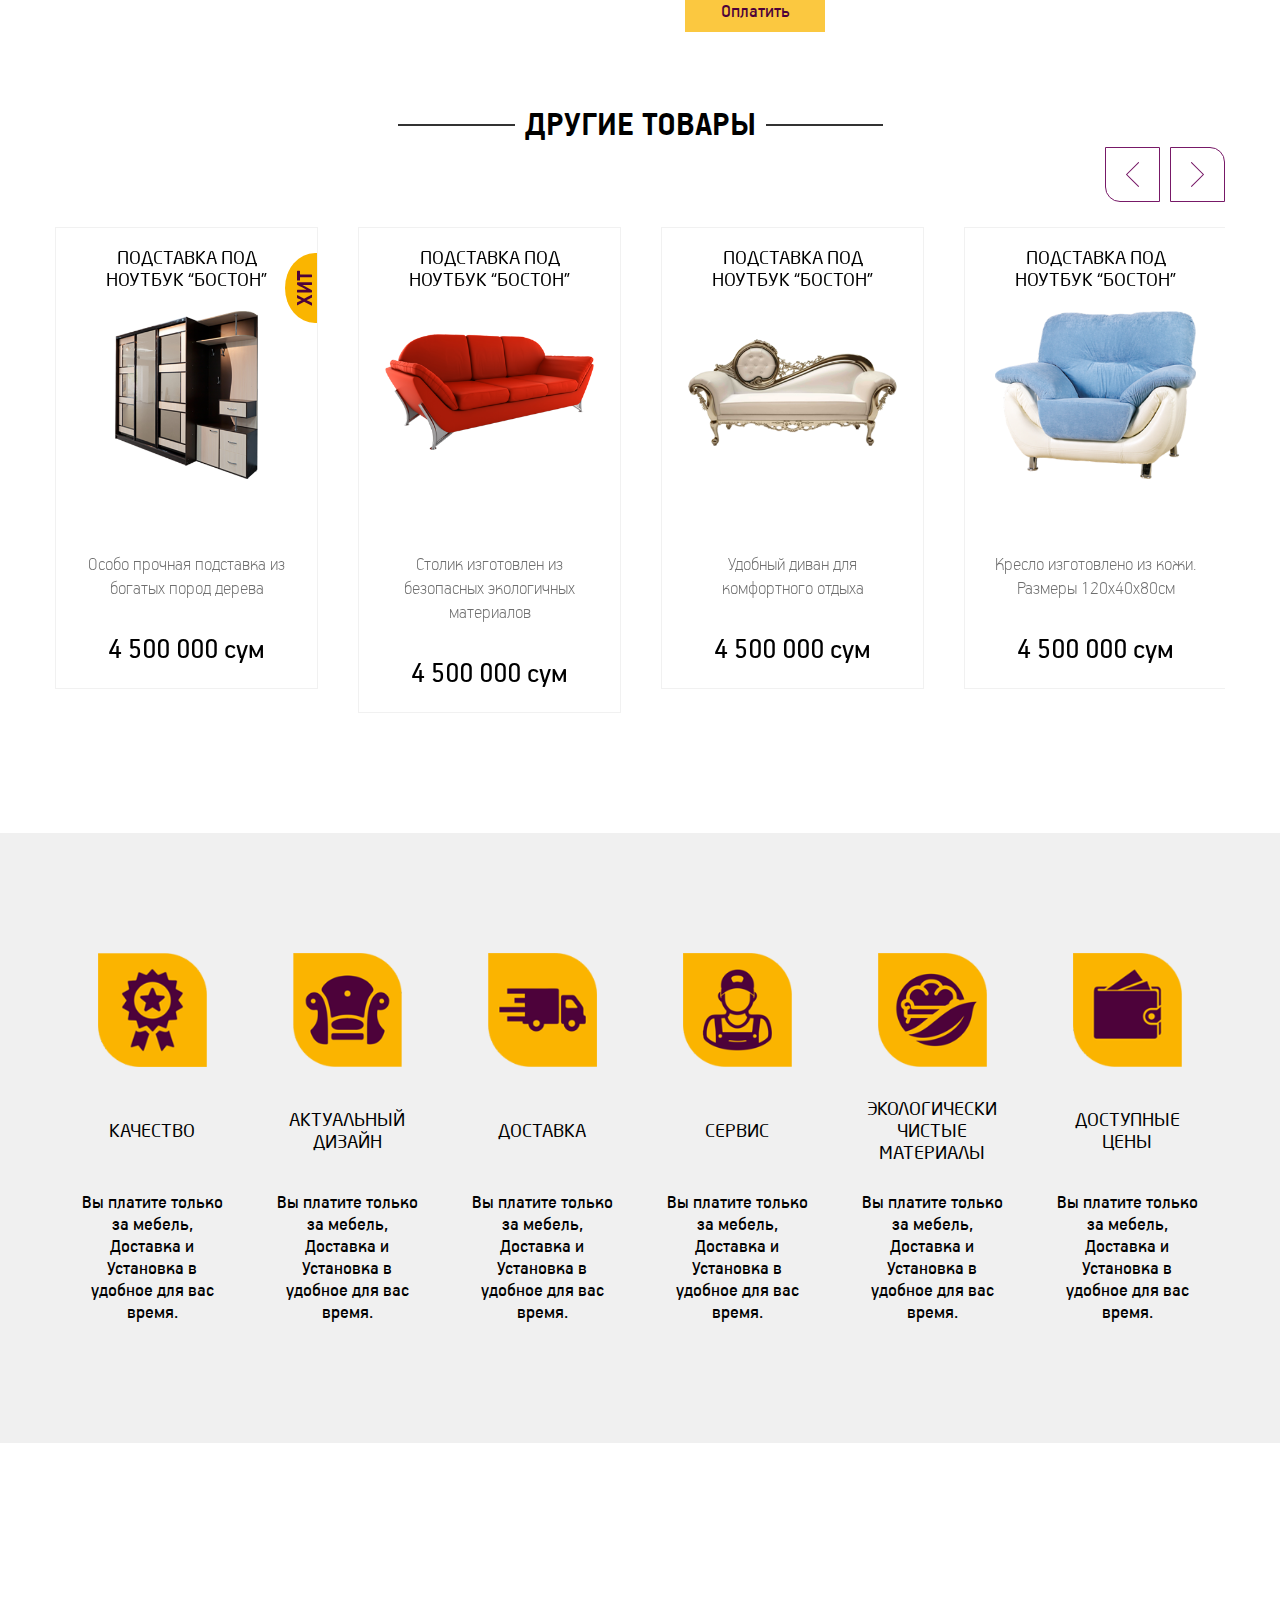
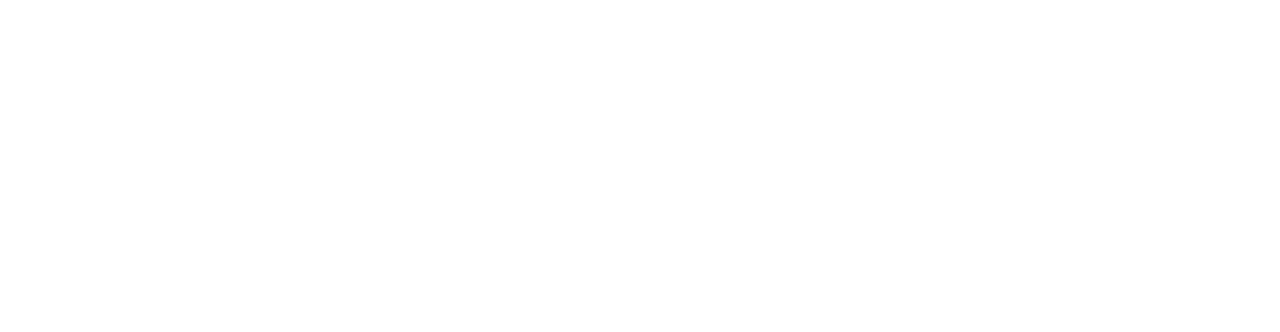
<file: checkout.html>
<!DOCTYPE html>
<html lang="en">
<head>
	<meta charset="UTF-8">
	<title>Wellwood</title>
	<meta name="handheldfriendly" content="true">
	<meta name="apple-mobile-web-app-capable" content="YES">
	<meta name="viewport" content="width=device-width, initial-scale=1">
	<link rel="stylesheet" type="text/css" href="assets/css/slick.css">
	<link rel="stylesheet" type="text/css" href="assets/css/slick-theme.css">
	<link rel="stylesheet" type="text/css" href="assets/css/aos.css">
	<link rel="stylesheet" type="text/css" href="assets/css/chosen.css">
	<link rel="stylesheet" type="text/css" href="assets/css/addSlider.css">
	<link rel="stylesheet" type="text/css" href="assets/css/shared.css">
	<link rel="stylesheet" type="text/css" href="assets/css/style.css">
	<link rel="stylesheet" type="text/css" href="assets/css/responsive.css">

</head>
<body>

	<div class="small_modal">
		<div class="box">
			<div class="closeBtn">
				<svg version="1.1" xmlns="http://www.w3.org/2000/svg" viewBox="0 0 44 44" xmlns:xlink="http://www.w3.org/1999/xlink" enable-background="new 0 0 44 44">
				  <path d="m22,0c-12.2,0-22,9.8-22,22s9.8,22 22,22 22-9.8 22-22-9.8-22-22-22zm3.2,22.4l7.5,7.5c0.2,0.2 0.3,0.5 0.3,0.7s-0.1,0.5-0.3,0.7l-1.4,1.4c-0.2,0.2-0.5,0.3-0.7,0.3-0.3,0-0.5-0.1-0.7-0.3l-7.5-7.5c-0.2-0.2-0.5-0.2-0.7,0l-7.5,7.5c-0.2,0.2-0.5,0.3-0.7,0.3-0.3,0-0.5-0.1-0.7-0.3l-1.4-1.4c-0.2-0.2-0.3-0.5-0.3-0.7s0.1-0.5 0.3-0.7l7.5-7.5c0.2-0.2 0.2-0.5 0-0.7l-7.5-7.5c-0.2-0.2-0.3-0.5-0.3-0.7s0.1-0.5 0.3-0.7l1.4-1.4c0.2-0.2 0.5-0.3 0.7-0.3s0.5,0.1 0.7,0.3l7.5,7.5c0.2,0.2 0.5,0.2 0.7,0l7.5-7.5c0.2-0.2 0.5-0.3 0.7-0.3 0.3,0 0.5,0.1 0.7,0.3l1.4,1.4c0.2,0.2 0.3,0.5 0.3,0.7s-0.1,0.5-0.3,0.7l-7.5,7.5c-0.2,0.1-0.2,0.5 3.55271e-15,0.7z"/>
				</svg>
			</div>
			<h6 class="neoSans">КОНСУЛЬТАЦИЯ <br> БЕСПЛАТНА!</h6>
			<input type="text" placeholder="Имя">
			<input type="text" placeholder="E-mail">
			<input type="text" placeholder="Телефон">
			<button type="submit" class="yellow_btn">Заказать званок</button>
		</div>
	</div>

	<div class="page_wrap">
		<header>
			<div class="minHeader">
				<div class="header">
					<div class="big_container flex_row_beet_cen">
						<div class="flex_row__cen">
							<div class="logo"><a href="#"><img src="assets/images/logo.png" alt=""></a></div>
							<div class="contactBox flex_row">
								<div class="flex_col">
									<a href="tel:998947073022" class="phone">+ 998 (94) 707 30 22</a>
									<div class="address">ул. Мустакиллик, 59А  (с 09:00 до 21:00 )</div>
								</div>
								<div class="btn requestCall flex_row__cen">
									<div class="circle-icon">
										<img src="assets/images/icons/phone-yellow.png" alt="">
									</div>
									<span>ЗАКАЗАТЬ ЗВОНОК</span>
								</div>
							</div>
						</div>
						<div class="rightBox flex_row_end_cen">
							<div class="buttons flex_row">
								<a href="#" class="search">
									<span class="circle-icon">
										<img src="assets/images/icons/search-yellow.png" alt="">
									</span>
									<input type="text" placeholder="найти зеленый диван">
									<span class="wd"></span>
								</a>
								<a href="#" id="login_btn">
									<span class="circle-icon">
										<img src="assets/images/icons/user-yellow.png" alt="">
									</span>
								</a>
								<a href="#">
									<span class="circle-icon">
										<img src="assets/images/icons/cart-yellow.png" alt="">
										<div class="count">22</div>
									</span>
								</a>
								<a href="#">
									<span class="circle-icon">
										<img src="assets/images/icons/wishlist-yellow.png" alt="">
										<div class="count">22</div>
									</span>
								</a>
								<div class="language">
									<span class="current">RU</span>
									<span class="others">
										<a href="#">EN</a>
										<a href="#">DE</a>
									</span>
								</div>
							</div>
						</div>
					</div>
				</div>
				<div style="background-color: #4d023a;">
					<div class="big_container">
						<div class="mainMenu">
							<ul class="flex_row_beet_cen">
								<li class="menu-item">
									<a href="#">МЕБЕЛЬ</a>
									<div class="dropdown-content2">
									  	<div class="dorpdown-mini">
											<span class="active" tab-id="tab-1">КРОВАТИ И МАТРАСЫ</span>
										    <span tab-id="tab-2">ШКАФЫ, КОМОДЫ, СТЕЛЛАЖИ</span>
										    <span tab-id="tab-3">МЯГКАЯ МЕБЕЛЬ</span>
										    <span tab-id="tab-4">СТОЛЫ И СТУЛЬЯ</span>
										    <span tab-id="tab-5">КУХНЯ</span>
									    </div>
									    <div class="navs">
									    	<div class="dropdown-max active" id="tab-1">
										    	<div class="a_block">
										    		<a href="#">ДВУХСПАЛЬНЫЕ КРОВАТИ</a>
													<a href="#">ОДНОСПАЛЬНЫЕ КРОВАТИ</a>
													<a href="#">ДИВАНЫ-КРОВАТИ</a>
													<a href="#">КРЕСЛА-КРОВАТИ</a>
													<a href="#">2-ЯРУСНЫЕ КРОВАТИ</a>
													<a href="#">МАТРАСЫ</a>
										    	</div>
										    	<div class="img_block">
										    		<img src="assets/images/image.png" alt="">
										    	</div>
										    </div>
									    	<div class="dropdown-max" id="tab-2">
										    	<div class="a_block active">
										    		<a href="#">ДВУХСПАЛЬНЫЕ КРОВАТИ</a>
													<a href="#">ОДНОСПАЛЬНЫЕ КРОВАТИ</a>
													<a href="#">ДИВАНЫ-КРОВАТИ</a>
													<a href="#">КРЕСЛА-КРОВАТИ</a>
										    	</div>
										    	<div class="img_block">
										    		<img src="assets/images/image.png" alt="">
										    	</div>
										    </div>
										    <div class="dropdown-max" id="tab-3">
										    	<div class="a_block active">
													<a href="#">КРЕСЛА-КРОВАТИ</a>
													<a href="#">2-ЯРУСНЫЕ КРОВАТИ</a>
													<a href="#">МАТРАСЫ</a>
										    	</div>
										    	<div class="img_block">
										    		<img src="assets/images/image.png" alt="">
										    	</div>
										    </div>
										    <div class="dropdown-max" id="tab-4">
										    	<div class="a_block active">
										    		<a href="#">ДВУХСПАЛЬНЫЕ КРОВАТИ</a>
													<a href="#">ОДНОСПАЛЬНЫЕ КРОВАТИ</a>
													<a href="#">ДИВАНЫ-КРОВАТИ</a>
													<a href="#">КРЕСЛА-КРОВАТИ</a>
													<a href="#">2-ЯРУСНЫЕ КРОВАТИ</a>
													<a href="#">МАТРАСЫ</a>
													<a href="#">ДВУХСПАЛЬНЫЕ КРОВАТИ</a>
													<a href="#">ОДНОСПАЛЬНЫЕ КРОВАТИ</a>
													<a href="#">ДИВАНЫ-КРОВАТИ</a>
										    	</div>
										    	<div class="img_block">
										    		<img src="assets/images/image.png" alt="">
										    	</div>
										    </div>
										    <div class="dropdown-max" id="tab-5">
										    	<div class="a_block active">
										    		<a href="#">ДВУХСПАЛЬНЫЕ КРОВАТИ</a>
													<a href="#">ОДНОСПАЛЬНЫЕ КРОВАТИ</a>
													<a href="#">ДИВАНЫ-КРОВАТИ</a>
													<a href="#">КРЕСЛА-КРОВАТИ</a>
													<a href="#">2-ЯРУСНЫЕ КРОВАТИ</a>
													<a href="#">МАТРАСЫ</a>
										    	</div>
										    	<div class="img_block">
										    		<img src="assets/images/image.png" alt="">
										    	</div>
										    </div>
									    </div>
									 </div>
								</li>
								<li class="menu-item">
									<a href="#">КОМНАТЫ</a>
									<div class="dropdown-content">
									  	<a href="#"><img src="assets/images/rooms/level-1.png" alt=""><span>ПРИХОЖАЯ</span></a>
									    <a href="#"><img src="assets/images/rooms/level-2.png" alt=""><span>ГОСТИНАЯ</span></a>
									    <a href="#"><img src="assets/images/rooms/level-3.png" alt=""><span>КУХНЯ</span></a>
									    <a href="#"><img src="assets/images/rooms/level-4.png" alt=""><span>СТОЛОВАЯ</span></a>
									    <a href="#"><img src="assets/images/rooms/level-5.png" alt=""><span>РАБОЧИЙ<br>
										КАБИНЕТ</span></a>
										<a href="#"><img src="assets/images/rooms/level-9.png" alt=""><span>СПАЛЬНЯ</span></a>
										<a href="#"><img src="assets/images/rooms/level-8.png" alt=""><span>ДЕТСКАЯ</span></a>
										<a href="#"><img src="assets/images/rooms/level-7.png" alt=""><span>ВАННАЯ</span></a>
										<a href="#"><img src="assets/images/rooms/level-10.png" alt=""><span>САДОВАЯ<br>
										МЕБЕЛЬ</span></a>
									</div>
								</li>
								<li class="menu-item"><a href="#">ДОМАШНИЙ ДЕКОР</a></li>
								<li class="menu-item"><a href="#">ИНДИВИДУАЛЬНЫЕ ПРОЕКТЫ</a></li>
								<li class="menu-item"><a href="#">О НАС</a></li>
								<li class="menu-item"><a href="#">СОТРУДНИЧЕСТВО</a></li>
								<li class="menu-item"><a href="#">КОНТАКТЫ</a></li>
							</ul>
						</div>
					</div>
				</div>
			</div>
		</header>

		<div class="fixedFooter">

		<section>
			<div class="wishlist_page checkout_page big_container flex_row">
				<div class="content">
					<div class="titleH">
						<h5 class="neoSans">ОФОРМИТЬ ЗАКАЗ</h5>
					</div>
					<div class="_item">
						<div id="_address" class="profile-tab">
							<div class="box-title">1. ВЫБЕРИТЕ АДРЕСС ДОСТАВКИ</div>
							<div class="info-box-row">
								<div class="info-box">
									<div class="wrap">
										<form action="" class="form-style">
											<div class="info">
												<div class="icon"><img class="box-img" src="assets/images/checkout/img1.png"></div>
												<div class="inp hidee">
													<input type="text" id="id00" value="Иван Иваныч Кожедуб">
													<label for="id00" class="placeholder">Имя</label>
													<label for="" class="top">Имя</label>
												</div>
											</div>
											<div class="info">
												<div class="icon"><img class="box-img" src="assets/images/checkout/img2.png"></div>
												<div class="inp hidee">
													<input type="text" id="id01" value="Ташкент, ул. Дархан, 10 дом (910м) Ташкент">
													<label for="id01" class="placeholder">Адрес</label>
													<label for="" class="top">Адрес</label>
												</div>
											</div>
											<div class="info">
												<div class="icon"><img class="box-img" src="assets/images/checkout/img3.png"></div>
												<div class="inp hidee">
													<input type="text" id="id02" value="+998 (90) 998 22 33">
													<label for="id02" class="placeholder">Телефон</label>
													<label for="" class="top">Телефон</label>
												</div>
											</div>
											<div class="info">
												<div class="icon"><img class="box-img" src="assets/images/checkout/img4.png"></div>
												<div class="inp hidee">
													<input type="text" id="id03" value="kojedub@wellwood">
													<label for="id03" class="placeholder">Email</label>
													<label for="" class="top">Email</label>
												</div>
											</div>
											<div class="flex_row_beet">
												<div class="checkbox_btn">
													<input type="radio" name="address">
													<span>Выбрать</span>
												</div>
												<button type="submit" class="btn-choose-delate">Удалить</button>
											</div>
										</form>
									</div>
								</div>

								<div class="info-box">
									<div class="wrap">
										<form action="" class="form-style">
											<div class="info">
												<div class="icon"><img class="box-img" src="assets/images/checkout/img1.png"></div>
												<div class="inp hidee">
													<input type="text" id="id04" value="Иван Иваныч Кожедуб">
													<label for="id04" class="placeholder">Имя</label>
													<label for="" class="top">Имя</label>
												</div>
											</div>
											<div class="info">
												<div class="icon"><img class="box-img" src="assets/images/checkout/img2.png"></div>
												<div class="inp hidee">
													<input type="text" id="id05" value="Ташкент, ул. Дархан, 10 дом (910м) Ташкент">
													<label for="id05" class="placeholder">Адрес</label>
													<label for="" class="top">Адрес</label>
												</div>
											</div>
											<div class="info">
												<div class="icon"><img class="box-img" src="assets/images/checkout/img3.png"></div>
												<div class="inp hidee">
													<input type="text" id="id06" value="+998 (90) 998 22 33">
													<label for="id06" class="placeholder">Телефон</label>
													<label for="" class="top">Телефон</label>
												</div>
											</div>
											<div class="info">
												<div class="icon"><img class="box-img" src="assets/images/checkout/img4.png"></div>
												<div class="inp hidee">
													<input type="text" id="id07" value="kojedub@wellwood">
													<label for="id07" class="placeholder">Email</label>
													<label for="" class="top">Email</label>
												</div>
											</div>
											<div class="flex_row_beet">
												<div class="checkbox_btn">
													<input type="radio" name="address">
													<span>Выбрать</span>
												</div>
												<button type="submit" class="btn-choose-delate">Удалить</button>
											</div>
										</form>
									</div>
								</div>
								
								<div class="info-box" id="addForm">
									<div class="wrap flex_row_cen_cen">
										<div class="add-info">
											<img src="assets/images/checkout/puls.png">
											<p>Добавить адресс</p>
										</div>
									</div>
								</div>
							</div>
						</div>
					</div>
					<div class="_item">
						<div class="box-title">2. ВЫБЕРИТЕ СПОСОБ ДОСТАВКИ</div>
						<div class="type_delivery">
							<div class="_type">
								<div class="td td1">
									<div class="flex_row__cen">
										<div class="icon"><img src="assets/images/checkout/type1.png" alt=""></div>
										<h5>САМОВЫВОЗ</h5>
									</div>
								</div>
								<div class="td td2">
									<div class="wrap">
										<span>Ташкент, ул. Дархан, 10 дом (910м) Ташкент</span>
									</div>
								</div>
								<div class="td td3">
									<span>5 000 000 сум</span>
								</div>
								<div class="td td4">
									<div class="checkbox">
										<input type="radio" name="type_delivery">
										<span>Выбрать</span>
									</div>
								</div>
							</div>
							<div class="_type">
								<div class="td td1">
									<div class="flex_row__cen">
										<div class="icon"><img src="assets/images/checkout/type2.png" alt=""></div>
										<h5>КУРЬЕР</h5>
									</div>
								</div>
								<div class="td td2">
									<div class="wrap">
										<span>Ташкент, ул. Дархан, 10 дом (910м) Ташкент</span>
									</div>
								</div>
								<div class="td td3">
									<span>2 000 000 сум</span>
								</div>
								<div class="td td4">
									<div class="checkbox">
										<input type="radio" name="type_delivery">
										<span>Выбрать</span>
									</div>
								</div>
							</div>
							<div class="_type">
								<div class="td td1">
									<div class="flex_row__cen">
										<div class="icon"><img src="assets/images/checkout/type3.png" alt=""></div>
										<h5>ПОЧТА</h5>
									</div>
								</div>
								<div class="td td2">
									<div class="wrap">
										<span>Ташкент, ул. Дархан, 10 дом (910м) Ташкент</span>
									</div>
								</div>
								<div class="td td3">
									<span>500 000 сум</span>
								</div>
								<div class="td td4">
									<div class="checkbox">
										<input type="radio" name="type_delivery">
										<span>Выбрать</span>
									</div>
								</div>
							</div>
						</div>
					</div>
					<div class="_item">
						<div class="box-title">3. ВЫБЕРИТЕ СПОСОБ ОПЛАТЫ</div>
						<div class="common_amount">
							<h5>СУММА К ОПЛАТЕ:</h5>
							<span>15 000 000 сум</span>
						</div>
						<div class="type_payment">
							<div class="check_payment check">
								<input type="radio" name="type_payment">
								<span>КРЕДИТНАЯ КАРТА</span>
							</div>
							<div class="check_payment">
								<input type="radio" name="type_payment">
								<img src="assets/images/payme.png" alt="">
							</div>
							<div class="check_payment">
								<input type="radio" name="type_payment">
								<img src="assets/images/uzcard.png" alt="">
							</div>
							<div class="check_payment">
								<input type="radio" name="type_payment">
								<img src="assets/images/click.png" alt="">
							</div>
							<div class="check_payment">
								<input type="radio" name="type_payment">
								<span>НАЛИЧНЫЕ</span>
							</div>
						</div>
					</div>
					<div class="text_right">
						<a href="#" class="yellow_btn payNow">Оплатить</a>
					</div>
				</div> 	
				<div class="right_sidebar">
					<div class="titleH"><h6 class="neoSans">НОВЫЕ ТОВАРЫ</h6></div>
					<div class="product-item">
						<div class="wrap">
							<div class="xit">ХИТ</div>
							<h4>ПОДСТАВКА ПОД НОУТБУК “БОСТОН”</h4>
							<div class="img">
								<img src="assets/images/products/product2.png" class="main" alt="">
								<div class="tape">
									<button class="cart flex_row__cen">
										<img src="assets/images/icons/cart.png" alt="">
										<span>В корзину</span>
									</button>
									<button class="wishlist">
										<img src="assets/images/icons/wishlist.png" alt="">
									</button>
									<a href="#" class="see">
										<img src="assets/images/icons/eye.png" alt="">
									</a>
								</div>
							</div>
							<div class="caption">
								<div class="desc">Столик изготовлен из безопасных экологичных материалов</div>
								<div class="price">4 500 000 сум</div>
							</div>
						</div>
					</div>
					<div class="product-item">
						<div class="wrap">
							<h4>ПОДСТАВКА ПОД НОУТБУК “БОСТОН”</h4>
							<div class="img">
								<img src="assets/images/products/product2.png" class="main" alt="">
								<div class="tape">
									<button class="cart flex_row__cen">
										<img src="assets/images/icons/cart.png" alt="">
										<span>В корзину</span>
									</button>
									<button class="wishlist">
										<img src="assets/images/icons/wishlist.png" alt="">
									</button>
									<a href="#" class="see">
										<img src="assets/images/icons/eye.png" alt="">
									</a>
								</div>
							</div>
							<div class="caption">
								<div class="desc">Особо прочная подставка из богатых пород дерева</div>
								<div class="price">4 500 000 сум</div>
							</div>
						</div>
					</div>	
				</div>
			</div>
		</section>

		<section>
			<div class="ideas best-sales padd70x0" style="padding-top: 0px;">
				<div class="medium_container">
					<h3 class="underTitle text_center">ДРУГИЕ ТОВАРЫ</h3>
					<div class="boxes">
						<div class="arrows">
							<div class="leftArrow">
								<svg version="1.1" id="Layer_1" xmlns="http://www.w3.org/2000/svg" xmlns:xlink="http://www.w3.org/1999/xlink" x="0px" y="0px"
									 viewBox="0 0 511.641 511.641" style="enable-background:new 0 0 511.641 511.641;" xml:space="preserve">
								<g>
									<g>
										<path d="M148.32,255.76L386.08,18c4.053-4.267,3.947-10.987-0.213-15.04c-4.16-3.947-10.667-3.947-14.827,0L125.707,248.293
											c-4.16,4.16-4.16,10.88,0,15.04L371.04,508.667c4.267,4.053,10.987,3.947,15.04-0.213c3.947-4.16,3.947-10.667,0-14.827
											L148.32,255.76z"/>
									</g>
								</g>
								</svg>
							</div>
							<div class="rightArrow">
								<svg version="1.1" id="Layer_1" xmlns="http://www.w3.org/2000/svg" xmlns:xlink="http://www.w3.org/1999/xlink" x="0px" y="0px"
									 viewBox="0 0 511.949 511.949" style="enable-background:new 0 0 511.949 511.949;" xml:space="preserve">
								<g>
									<g>
										<path d="M386.235,248.308L140.902,2.975c-4.267-4.053-10.987-3.947-15.04,0.213c-3.947,4.16-3.947,10.667,0,14.827l237.76,237.76
											l-237.76,237.867c-4.267,4.053-4.373,10.88-0.213,15.04c4.053,4.267,10.88,4.373,15.04,0.213c0.107-0.107,0.213-0.213,0.213-0.213
											l245.333-245.333C390.395,259.188,390.395,252.468,386.235,248.308z"/>
									</g>
								</g>
								</svg>
							</div>
						</div>
						<div class="flex_row slider">
							<div class="product-item">
							<div class="wrap">
								<div class="xit">ХИТ</div>
								<h4>ПОДСТАВКА ПОД НОУТБУК “БОСТОН”</h4>
								<div class="img">
									<img src="assets/images/products/product1.png" class="main" alt="">
									<div class="tape">
										<button class="cart flex_row__cen">
											<img src="assets/images/icons/cart.png" alt="">
											<span>В корзину</span>
										</button>
										<button class="wishlist">
											<img src="assets/images/icons/wishlist.png" alt="">
										</button>
										<a href="#" class="see">
											<img src="assets/images/icons/eye.png" alt="">
										</a>
									</div>
								</div>
								<div class="caption">
									<div class="desc">Особо прочная подставка из богатых пород дерева</div>
									<div class="price">4 500 000 сум</div>
								</div>
							</div>
						</div>

						<div class="product-item">
							<div class="wrap">
								<h4>ПОДСТАВКА ПОД НОУТБУК “БОСТОН”</h4>
								<div class="img">
									<img src="assets/images/products/product2.png" class="main" alt="">
									<div class="tape">
										<button class="cart flex_row__cen">
											<img src="assets/images/icons/cart.png" alt="">
											<span>В корзину</span>
										</button>
										<button class="wishlist">
											<img src="assets/images/icons/wishlist.png" alt="">
										</button>
										<a href="#" class="see">
											<img src="assets/images/icons/eye.png" alt="">
										</a>
									</div>
								</div>
								<div class="caption">
									<div class="desc">Столик изготовлен из безопасных экологичных материалов</div>
									<div class="price">4 500 000 сум</div>
								</div>
							</div>
						</div>

						<div class="product-item">
							<div class="wrap">
								<h4>ПОДСТАВКА ПОД НОУТБУК “БОСТОН”</h4>
								<div class="img">
									<img src="assets/images/products/product3.png" class="main" alt="">
									<div class="tape">
										<button class="cart flex_row__cen">
											<img src="assets/images/icons/cart.png" alt="">
											<span>В корзину</span>
										</button>
										<button class="wishlist">
											<img src="assets/images/icons/wishlist.png" alt="">
										</button>
										<a href="#" class="see">
											<img src="assets/images/icons/eye.png" alt="">
										</a>
									</div>
								</div>
								<div class="caption">
									<div class="desc">Удобный диван для комфортного отдыха</div>
									<div class="price">4 500 000 сум</div>
								</div>
							</div>
						</div>

						<div class="product-item">
							<div class="wrap">
								<h4>ПОДСТАВКА ПОД НОУТБУК “БОСТОН”</h4>
								<div class="img">
									<img src="assets/images/products/product4.png" class="main" alt="">
									<div class="tape">
										<button class="cart flex_row__cen">
											<img src="assets/images/icons/cart.png" alt="">
											<span>В корзину</span>
										</button>
										<button class="wishlist">
											<img src="assets/images/icons/wishlist.png" alt="">
										</button>
										<a href="#" class="see">
											<img src="assets/images/icons/eye.png" alt="">
										</a>
									</div>
								</div>
								<div class="caption">
									<div class="desc">Кресло изготовлено из кожи. Размеры 120х40х80см</div>
									<div class="price">4 500 000 сум</div>
								</div>
							</div>
						</div>
						</div>
					</div>
				</div>
			</div>
		</section>

		<section>
			<div class="advantages padd70x0">
				<div class="big_container flex_row">
					<div class="item">
						<div class="wrap text_center">
							<img src="assets/images/icons/advantage1.png" alt="">
							<h4 class="title">КАЧЕСТВО</h4>
							<p>Вы платите только за мебель, Доставка и Установка в удобное для вас время.</p>
						</div>
					</div>
					<div class="item">
						<div class="wrap text_center">
							<img src="assets/images/icons/advantage2.png" alt="">
							<h4 class="title">АКТУАЛЬНЫЙ <br> ДИЗАЙН</h4>
							<p>Вы платите только за мебель, Доставка и Установка в удобное для вас время.</p>
						</div>
					</div>
					<div class="item">
						<div class="wrap text_center">
							<img src="assets/images/icons/advantage3.png" alt="">
							<h4 class="title">ДОСТАВКА</h4>
							<p>Вы платите только за мебель, Доставка и Установка в удобное для вас время.</p>
						</div>
					</div>
					<div class="item">
						<div class="wrap text_center">
							<img src="assets/images/icons/advantage4.png" alt="">
							<h4 class="title">СЕРВИС</h4>
							<p>Вы платите только за мебель, Доставка и Установка в удобное для вас время.</p>
						</div>
					</div>
					<div class="item">
						<div class="wrap text_center">
							<img src="assets/images/icons/advantage5.png" alt="">
							<h4 class="title">ЭКОЛОГИЧЕСКИ <br> ЧИСТЫЕ МАТЕРИАЛЫ</h4>
							<p>Вы платите только за мебель, Доставка и Установка в удобное для вас время.</p>
						</div>
					</div>
					<div class="item">
						<div class="wrap text_center">
							<img src="assets/images/icons/advantage6.png" alt="">
							<h4 class="title">ДОСТУПНЫЕ <br> ЦЕНЫ</h4>
							<p>Вы платите только за мебель, Доставка и Установка в удобное для вас время.</p>
						</div>
					</div>
				</div>
			</div>
		</section>
		</div>

		<footer>
			<div class="footer padd70x0 style2" id="footer">
				<div class="medium_container flex_row_beet">
					<div class="leftBox">
						<div class="menus flex_row">
							<ul>
								<li><a href="#">Мебель</a></li>
								<li><a href="#">Комнаты</a></li>
								<li><a href="#">Домашний декор</a></li>
								<li><a href="#">Индивидуальные проекты</a></li>
								<li><a href="#">О нас</a></li>
								<li><a href="#">Сотрудничество</a></li>
								<li><a href="#">Контакты</a></li>
							</ul>
							<ul>
								<li><a href="#">Кровати и матрасы</a></li>
								<li><a href="#">Шкафы, комоды</a></li>
								<li><a href="#">Стеллажи</a></li>
								<li><a href="#">Мягкая мебель</a></li>
								<li><a href="#">Столы и стулья</a></li>
								<li><a href="#">Кухни</a></li>
								<li><a href="#">Комнаты</a></li>
							</ul>
							<ul>
								<li><a href="#">Полки</a></li>
								<li><a href="#">Часы</a></li>
								<li><a href="#">Настольные аксессуары</a></li>
								<li><a href="#">Посуда</a></li>
								<li><a href="#">Корзины</a></li>
								<li><a href="#">Ванна</a></li>
								<li><a href="#">Освещение</a></li>
								<li><a href="#">Подсвечники</a></li>
								<li><a href="#">Керамика</a></li>
							</ul>
						</div>
						<div class="bottom flex_row_beet">
							<div class="copyright">
								<a href="#"><span>Developed by</span><img src="assets/images/logo-golden-minds.png" alt=""></a>
								<div>Copyright @ Все права защищены</div>
							</div>
							<a href="#" class="yellow_btn">Написать нам</a>
						</div>
					</div>

					<div class="rightBox">
						<div class="contact-box">
							<div class="table-cell" style="padding-right: 20px;">
								<div>Мы ждем ваших писем:</div>
								<div>Адрес:</div>
								<div>Телефон:</div>
							</div>
							<div class="table-cell">
								<div><a href="#">info@WellWood.uz</a></div>
								<div>ул. Мустакиллик, 59А</div>
								<div><a href="#">+998 (94) 707 30 22</a><span>(с 09:00 до 21:00)</span></div>
							</div>
						</div>
						<div class="payment">
							<span>Мы принимаем:</span>
							<div class="boxes">
								<a href="#"><img src="assets/images/payme.png" alt=""></a>
								<a href="#"><img src="assets/images/click.png" alt=""></a>
								<a href="#"><img src="assets/images/uzcard.png" alt=""></a>
							</div>
						</div>
						<div class="social_icons">
							<span>Подписывайтесь:</span>
							<div class="social">
								<a href="#">
									<span class="circle-icon">
										<svg version="1.1" id="Capa_1" xmlns="http://www.w3.org/2000/svg" xmlns:xlink="http://www.w3.org/1999/xlink" x="0px" y="0px"
											 width="96.124px" height="96.123px" viewBox="0 0 96.124 96.123" style="enable-background:new 0 0 96.124 96.123;"
											 xml:space="preserve">
										<g>
											<path d="M72.089,0.02L59.624,0C45.62,0,36.57,9.285,36.57,23.656v10.907H24.037c-1.083,0-1.96,0.878-1.96,1.961v15.803
												c0,1.083,0.878,1.96,1.96,1.96h12.533v39.876c0,1.083,0.877,1.96,1.96,1.96h16.352c1.083,0,1.96-0.878,1.96-1.96V54.287h14.654
												c1.083,0,1.96-0.877,1.96-1.96l0.006-15.803c0-0.52-0.207-1.018-0.574-1.386c-0.367-0.368-0.867-0.575-1.387-0.575H56.842v-9.246
												c0-4.444,1.059-6.7,6.848-6.7l8.397-0.003c1.082,0,1.959-0.878,1.959-1.96V1.98C74.046,0.899,73.17,0.022,72.089,0.02z"/>
										</g>
										</svg>
									</span>
								</a>
								<a href="#">
									<span class="circle-icon linkedin">
										<svg version="1.1" id="Capa_1" xmlns="http://www.w3.org/2000/svg" xmlns:xlink="http://www.w3.org/1999/xlink" x="0px" y="0px"
											 viewBox="0 0 90 90" style="enable-background:new 0 0 90 90;" xml:space="preserve">
										<g>
											<g>
												<path d="M20.379,10.252c0,5.315-3.924,9.62-10.381,9.62C3.924,19.872,0,15.568,0,10.252
													c0-5.443,4.051-9.621,10.252-9.621C16.455,0.631,20.254,4.809,20.379,10.252z M0.506,89.368V27.468h19.242v61.901H0.506z"/>
												<path d="M31.262,47.215c0-7.721-0.252-14.176-0.504-19.747h16.707l0.889,8.608h0.379
													c2.531-4.053,8.734-10.002,19.115-10.002C80.506,26.074,90,34.556,90,52.784v36.585H70.758V55.063
													c0-7.976-2.785-13.417-9.748-13.417c-5.316,0-8.479,3.67-9.871,7.215c-0.508,1.265-0.635,3.038-0.635,4.811v35.697H31.262V47.215z
													"/>
											</g>
										</g>
										</svg>
									</span>
								</a>
								<a href="#">
									<span class="circle-icon">
										<svg version="1.1" id="Layer_1" xmlns="http://www.w3.org/2000/svg" xmlns:xlink="http://www.w3.org/1999/xlink" x="0px" y="0px"
											 viewBox="0 0 512 512" style="enable-background:new 0 0 512 512;" xml:space="preserve">
										<g>
											<g>
												<path d="M373.659,0H138.341C62.06,0,0,62.06,0,138.341v235.318C0,449.94,62.06,512,138.341,512h235.318
													C449.94,512,512,449.94,512,373.659V138.341C512,62.06,449.94,0,373.659,0z M470.636,373.659
													c0,53.473-43.503,96.977-96.977,96.977H138.341c-53.473,0-96.977-43.503-96.977-96.977V138.341
													c0-53.473,43.503-96.977,96.977-96.977h235.318c53.473,0,96.977,43.503,96.977,96.977V373.659z"/>
											</g>
										</g>
										<g>
											<g>
												<path d="M370.586,238.141c-3.64-24.547-14.839-46.795-32.386-64.342c-17.547-17.546-39.795-28.746-64.341-32.385
													c-11.176-1.657-22.507-1.657-33.682,0c-30.336,4.499-57.103,20.541-75.372,45.172c-18.269,24.631-25.854,54.903-21.355,85.237
													c4.499,30.335,20.541,57.102,45.172,75.372c19.996,14.831,43.706,22.619,68.153,22.619c5.667,0,11.375-0.418,17.083-1.265
													c30.336-4.499,57.103-20.541,75.372-45.172C367.5,298.747,375.085,268.476,370.586,238.141z M267.791,327.632
													c-19.405,2.882-38.77-1.973-54.527-13.66c-15.757-11.687-26.019-28.811-28.896-48.216c-2.878-19.405,1.973-38.77,13.66-54.527
													c11.688-15.757,28.811-26.019,48.217-28.897c3.574-0.53,7.173-0.795,10.772-0.795s7.199,0.265,10.773,0.796
													c32.231,4.779,57.098,29.645,61.878,61.877C335.608,284.268,307.851,321.692,267.791,327.632z"/>
											</g>
										</g>
										<g>
											<g>
												<path d="M400.049,111.951c-3.852-3.851-9.183-6.058-14.625-6.058c-5.442,0-10.773,2.206-14.625,6.058
													c-3.851,3.852-6.058,9.174-6.058,14.625c0,5.451,2.207,10.773,6.058,14.625c3.852,3.851,9.183,6.058,14.625,6.058
													c5.442,0,10.773-2.206,14.625-6.058c3.851-3.852,6.058-9.183,6.058-14.625C406.107,121.133,403.9,115.802,400.049,111.951z"/>
											</g>
										</g>
										</svg>
									</span>
								</a>
								<a href="#">
									<span class="circle-icon">
										<svg xmlns="http://www.w3.org/2000/svg" xmlns:xlink="http://www.w3.org/1999/xlink" viewBox="0 0 32 32" version="1.1" width="64px" height="64px">
											<g id="surface1">
											<path style=" " d="M 26.070313 3.996094 C 25.734375 4.011719 25.417969 4.109375 25.136719 4.21875 L 25.132813 4.21875 C 24.847656 4.332031 23.492188 4.902344 21.433594 5.765625 C 19.375 6.632813 16.703125 7.757813 14.050781 8.875 C 8.753906 11.105469 3.546875 13.300781 3.546875 13.300781 L 3.609375 13.277344 C 3.609375 13.277344 3.25 13.394531 2.875 13.652344 C 2.683594 13.777344 2.472656 13.949219 2.289063 14.21875 C 2.105469 14.488281 1.957031 14.902344 2.011719 15.328125 C 2.101563 16.050781 2.570313 16.484375 2.90625 16.722656 C 3.246094 16.964844 3.570313 17.078125 3.570313 17.078125 L 3.578125 17.078125 L 8.460938 18.722656 C 8.679688 19.425781 9.949219 23.597656 10.253906 24.558594 C 10.433594 25.132813 10.609375 25.492188 10.828125 25.765625 C 10.933594 25.90625 11.058594 26.023438 11.207031 26.117188 C 11.265625 26.152344 11.328125 26.179688 11.390625 26.203125 C 11.410156 26.214844 11.429688 26.21875 11.453125 26.222656 L 11.402344 26.210938 C 11.417969 26.214844 11.429688 26.226563 11.441406 26.230469 C 11.480469 26.242188 11.507813 26.246094 11.558594 26.253906 C 12.332031 26.488281 12.953125 26.007813 12.953125 26.007813 L 12.988281 25.980469 L 15.871094 23.355469 L 20.703125 27.0625 L 20.8125 27.109375 C 21.820313 27.550781 22.839844 27.304688 23.378906 26.871094 C 23.921875 26.433594 24.132813 25.875 24.132813 25.875 L 24.167969 25.785156 L 27.902344 6.65625 C 28.007813 6.183594 28.035156 5.742188 27.917969 5.3125 C 27.800781 4.882813 27.5 4.480469 27.136719 4.265625 C 26.769531 4.046875 26.40625 3.980469 26.070313 3.996094 Z M 25.96875 6.046875 C 25.964844 6.109375 25.976563 6.101563 25.949219 6.222656 L 25.949219 6.234375 L 22.25 25.164063 C 22.234375 25.191406 22.207031 25.25 22.132813 25.308594 C 22.054688 25.371094 21.992188 25.410156 21.667969 25.28125 L 15.757813 20.75 L 12.1875 24.003906 L 12.9375 19.214844 C 12.9375 19.214844 22.195313 10.585938 22.59375 10.214844 C 22.992188 9.84375 22.859375 9.765625 22.859375 9.765625 C 22.886719 9.3125 22.257813 9.632813 22.257813 9.632813 L 10.082031 17.175781 L 10.078125 17.15625 L 4.242188 15.191406 L 4.242188 15.1875 C 4.238281 15.1875 4.230469 15.183594 4.226563 15.183594 C 4.230469 15.183594 4.257813 15.171875 4.257813 15.171875 L 4.289063 15.15625 L 4.320313 15.144531 C 4.320313 15.144531 9.53125 12.949219 14.828125 10.71875 C 17.480469 9.601563 20.152344 8.476563 22.207031 7.609375 C 24.261719 6.746094 25.78125 6.113281 25.867188 6.078125 C 25.949219 6.046875 25.910156 6.046875 25.96875 6.046875 Z "/>
											</g>
										</svg>
									</span>
								</a>
								<a href="#">
									<span class="circle-icon">
										<svg version="1.1" id="Capa_1" xmlns="http://www.w3.org/2000/svg" xmlns:xlink="http://www.w3.org/1999/xlink" x="0px" y="0px"
											 viewBox="0 0 612 612" style="enable-background:new 0 0 612 612;" xml:space="preserve">
										<g>
											<g>
												<path d="M612,116.258c-22.525,9.981-46.694,16.75-72.088,19.772c25.929-15.527,45.777-40.155,55.184-69.411
													c-24.322,14.379-51.169,24.82-79.775,30.48c-22.907-24.437-55.49-39.658-91.63-39.658c-69.334,0-125.551,56.217-125.551,125.513
													c0,9.828,1.109,19.427,3.251,28.606C197.065,206.32,104.556,156.337,42.641,80.386c-10.823,18.51-16.98,40.078-16.98,63.101
													c0,43.559,22.181,81.993,55.835,104.479c-20.575-0.688-39.926-6.348-56.867-15.756v1.568c0,60.806,43.291,111.554,100.693,123.104
													c-10.517,2.83-21.607,4.398-33.08,4.398c-8.107,0-15.947-0.803-23.634-2.333c15.985,49.907,62.336,86.199,117.253,87.194
													c-42.947,33.654-97.099,53.655-155.916,53.655c-10.134,0-20.116-0.612-29.944-1.721c55.567,35.681,121.536,56.485,192.438,56.485
													c230.948,0,357.188-191.291,357.188-357.188l-0.421-16.253C573.872,163.526,595.211,141.422,612,116.258z"/>
											</g>
										</g>
										</svg>
									</span>
								</a>
							</div>
						</div>
					</div>
				</div>
			</div>
		</footer>
	</div>


	<script type="text/javascript" src="assets/js/jquery-3.2.1.min.js"></script>
	<script type="text/javascript" src="assets/js/Obj.min.js"></script>
	<script type="text/javascript" src="assets/js/addSlider.js"></script>
	<script type="text/javascript" src="assets/js/aos.js"></script>
	<script type="text/javascript" src="assets/js/chosen.jquery.js"></script>
	<script type="text/javascript" src="assets/js/slick.min.js"></script>
	<script type="text/javascript" src="assets/js/main.js"></script>

	<script>
		 $(".chosen-select").chosen({disable_search_threshold: 10});
	</script>

	<!-- tab -->
	<script type="text/javascript">
	function openCity(evt, cityName) {
	    // Declare all variables
	    var i, tabcontent, tablinks;

	    // Get all elements with class="tabcontent" and hide them
	    tabcontent = document.getElementsByClassName("tabcontent");
	    for (i = 0; i < tabcontent.length; i++) {
	        tabcontent[i].style.display = "none";
	    }

	    // Get all elements with class="tablinks" and remove the class "active"
	    tablinks = document.getElementsByClassName("tablinks");
	    for (i = 0; i < tablinks.length; i++) {
	        tablinks[i].className = tablinks[i].className.replace(" active", "");
	    }

	    // Show the current tab, and add an "active" class to the button that opened the tab
	    document.getElementById(cityName).style.display = "block";
	    evt.currentTarget.className += " active";
	}

	document.getElementById("defaultOpen").click();
	</script>

	<!-- add Form -->
	<script>
		$('#addForm').on("click", function(){
			$('#addForm').before('\
				<div class="info-box">\
					<div class="wrap">\
						<form action="" class="form-style">\
							<div class="info">\
								<div class="icon"><img class="box-img" src="assets/images/checkout/img1.png"></div>\
								<div class="inp">\
									<input type="text" id="" value="">\
									<label for="" class="placeholder">Имя</label>\
									<label for="" class="top">Имя</label>\
								</div>\
							</div>\
							<div class="info">\
								<div class="icon"><img class="box-img" src="assets/images/checkout/img2.png"></div>\
								<div class="inp">\
									<input type="text" id="">\
									<label for="" class="placeholder">Адрес</label>\
									<label for="" class="top">Адрес</label>\
								</div>\
							</div>\
							<div class="info">\
								<div class="icon"><img class="box-img" src="assets/images/checkout/img3.png"></div>\
								<div class="inp">\
									<input type="text" id="">\
									<label for="" class="placeholder">Телефон</label>\
									<label for="" class="top">Телефон</label>\
								</div>\
							</div>\
							<div class="info">\
								<div class="icon"><img class="box-img" src="assets/images/checkout/img4.png"></div>\
								<div class="inp">\
									<input type="text" id="">\
									<label for="" class="placeholder">Email</label>\
									<label for="" class="top">Email</label>\
								</div>\
							</div>\
							<div class="flex_row_beet">\
								<div class="checkbox_btn">\
									<input type="radio" name="address">\
									<span>Выбрать</span>\
								</div>\
								<button type="submit" class="btn-choose-delate">Удалить</button>\
							</div>\
						</form>\
					</div>\
				</div>\
			')
		});
	</script>

	<script>
		$('.type_payment input').change(function(){
			var _this = $(this);
			$('.type_payment input').each(function(){
				if($(this).prop("checked")) {
					$(this).parent().addClass('check');
				} else {
					$(this).parent().removeClass('check');
				}
			});
		});
	</script>

</body>
</html>
</file>
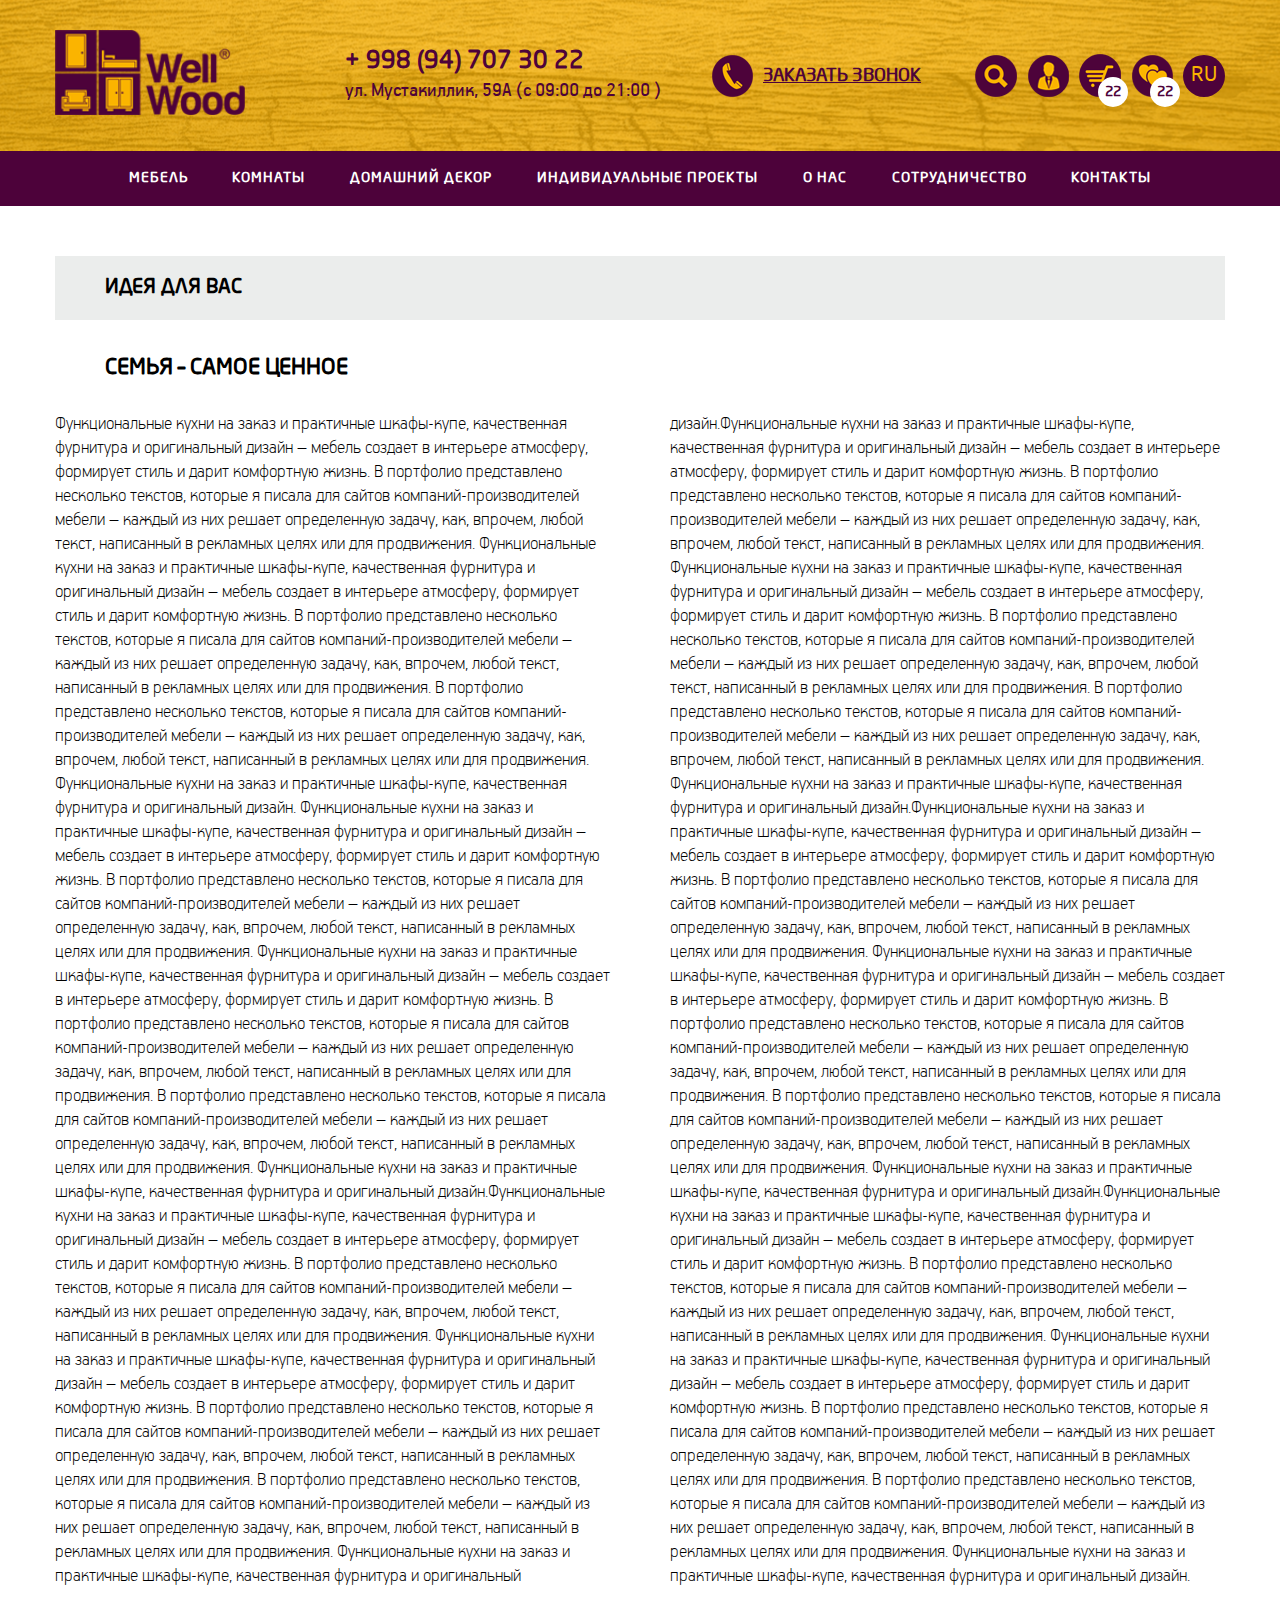
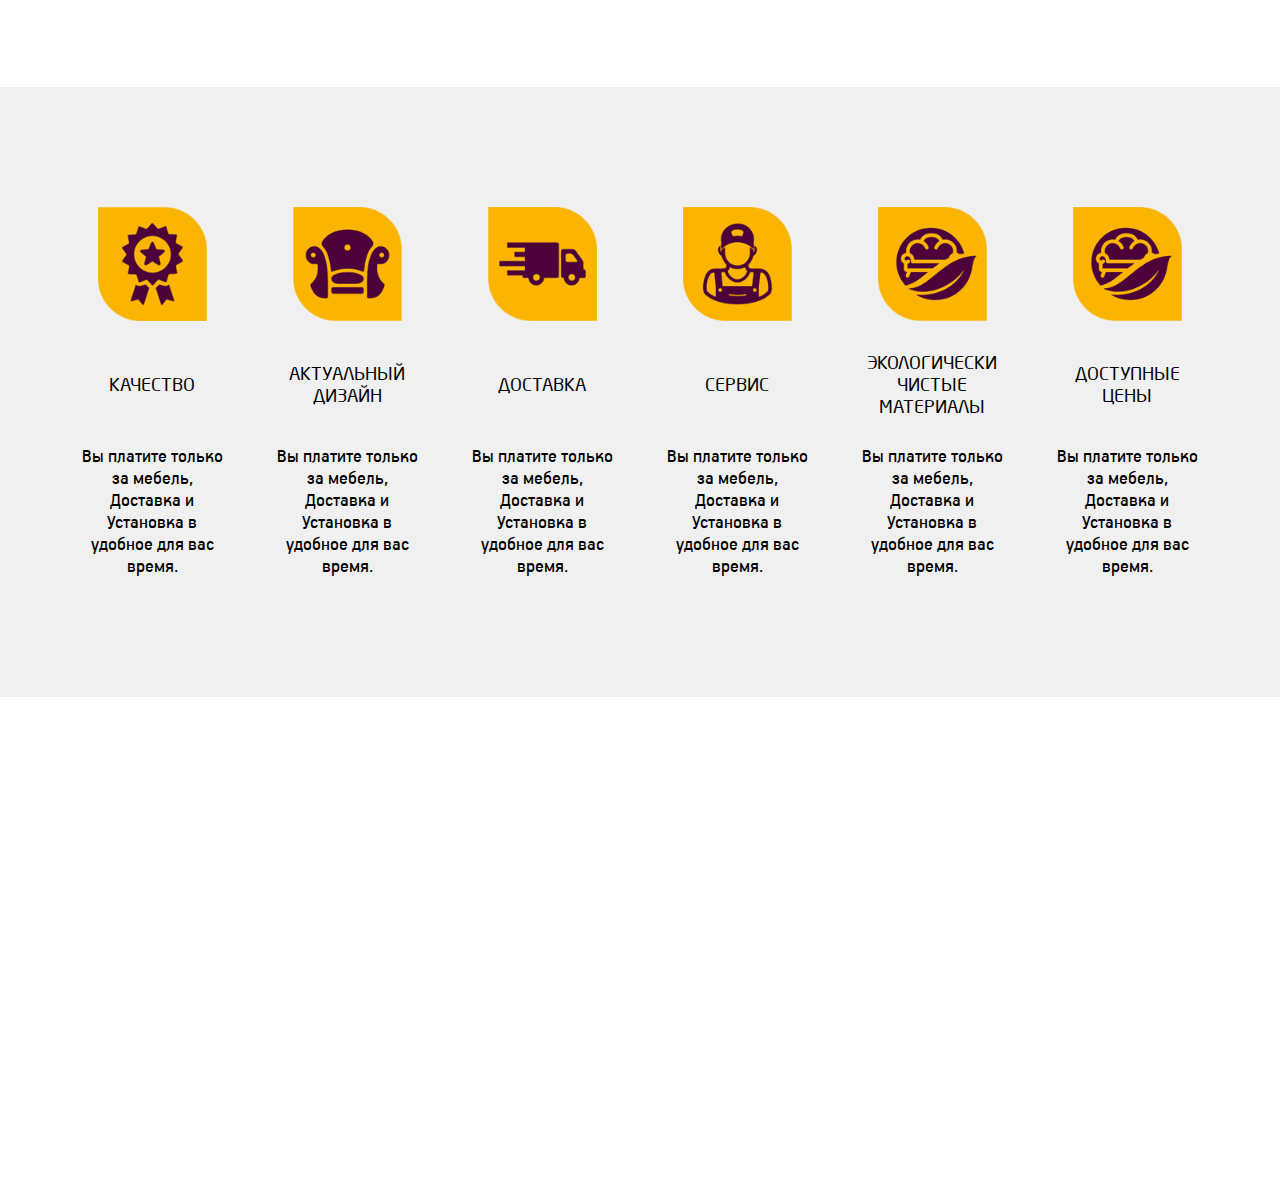
<file: idea.html>
<!DOCTYPE html>
<html lang="en">
<head>
	<meta charset="UTF-8">
	<title>Wellwood</title>
	<meta name="handheldfriendly" content="true">
	<meta name="apple-mobile-web-app-capable" content="YES">
	<meta name="viewport" content="width=device-width, initial-scale=1">
	<link rel="stylesheet" type="text/css" href="assets/css/slick.css">
	<link rel="stylesheet" type="text/css" href="assets/css/slick-theme.css">
	<link rel="stylesheet" type="text/css" href="assets/css/aos.css">
	<link rel="stylesheet" type="text/css" href="assets/css/chosen.css">
	<link rel="stylesheet" type="text/css" href="assets/css/addSlider.css">
	<link rel="stylesheet" type="text/css" href="assets/css/shared.css">
	<link rel="stylesheet" type="text/css" href="assets/css/style.css">
	<link rel="stylesheet" type="text/css" href="assets/css/responsive.css">

</head>
<body>

	<div class="small_modal">
		<div class="box">
			<div class="closeBtn">
				<svg version="1.1" xmlns="http://www.w3.org/2000/svg" viewBox="0 0 44 44" xmlns:xlink="http://www.w3.org/1999/xlink" enable-background="new 0 0 44 44">
				  <path d="m22,0c-12.2,0-22,9.8-22,22s9.8,22 22,22 22-9.8 22-22-9.8-22-22-22zm3.2,22.4l7.5,7.5c0.2,0.2 0.3,0.5 0.3,0.7s-0.1,0.5-0.3,0.7l-1.4,1.4c-0.2,0.2-0.5,0.3-0.7,0.3-0.3,0-0.5-0.1-0.7-0.3l-7.5-7.5c-0.2-0.2-0.5-0.2-0.7,0l-7.5,7.5c-0.2,0.2-0.5,0.3-0.7,0.3-0.3,0-0.5-0.1-0.7-0.3l-1.4-1.4c-0.2-0.2-0.3-0.5-0.3-0.7s0.1-0.5 0.3-0.7l7.5-7.5c0.2-0.2 0.2-0.5 0-0.7l-7.5-7.5c-0.2-0.2-0.3-0.5-0.3-0.7s0.1-0.5 0.3-0.7l1.4-1.4c0.2-0.2 0.5-0.3 0.7-0.3s0.5,0.1 0.7,0.3l7.5,7.5c0.2,0.2 0.5,0.2 0.7,0l7.5-7.5c0.2-0.2 0.5-0.3 0.7-0.3 0.3,0 0.5,0.1 0.7,0.3l1.4,1.4c0.2,0.2 0.3,0.5 0.3,0.7s-0.1,0.5-0.3,0.7l-7.5,7.5c-0.2,0.1-0.2,0.5 3.55271e-15,0.7z"/>
				</svg>
			</div>
			<h6 class="neoSans">КОНСУЛЬТАЦИЯ <br> БЕСПЛАТНА!</h6>
			<input type="text" placeholder="Имя">
			<input type="text" placeholder="E-mail">
			<input type="text" placeholder="Телефон">
			<button type="submit" class="yellow_btn">Заказать званок</button>
		</div>
	</div>

	<div class="page_wrap">
		<header>
			<div class="minHeader">
				<div class="header">
					<div class="big_container flex_row_beet_cen">
						<div class="flex_row__cen">
							<div class="logo"><a href="#"><img src="assets/images/logo.png" alt=""></a></div>
							<div class="contactBox flex_row">
								<div class="flex_col">
									<a href="tel:998947073022" class="phone">+ 998 (94) 707 30 22</a>
									<div class="address">ул. Мустакиллик, 59А  (с 09:00 до 21:00 )</div>
								</div>
								<div class="btn requestCall flex_row__cen">
									<div class="circle-icon">
										<img src="assets/images/icons/phone-yellow.png" alt="">
									</div>
									<span>ЗАКАЗАТЬ ЗВОНОК</span>
								</div>
							</div>
						</div>
						<div class="rightBox flex_row_end_cen">
							<div class="buttons flex_row">
								<a href="#" class="search">
									<span class="circle-icon">
										<img src="assets/images/icons/search-yellow.png" alt="">
									</span>
									<input type="text" placeholder="найти зеленый диван">
									<span class="wd"></span>
								</a>
								<a href="#" id="login_btn">
									<span class="circle-icon">
										<img src="assets/images/icons/user-yellow.png" alt="">
									</span>
								</a>
								<a href="#">
									<span class="shopping-cart circle-icon">
										<img src="assets/images/icons/cart-yellow.png" alt="">
										<div class="count">22</div>
									</span>
								</a>
								<a href="#">
									<span class="shopping-wishlist circle-icon">
										<img src="assets/images/icons/wishlist-yellow.png" alt="">
										<div class="count">22</div>
									</span>
								</a>
								<div class="language">
									<span class="current">RU</span>
									<span class="others">
										<a href="#">EN</a>
										<a href="#">DE</a>
									</span>
								</div>
							</div>
						</div>
					</div>
				</div>
				<div style="background-color: #4d023a;">
					<div class="big_container">
						<div class="mainMenu">
							<ul class="flex_row_beet_cen">
								<li class="menu-item">
									<a href="#">МЕБЕЛЬ</a>
									<div class="dropdown-content2">
									  	<div class="dorpdown-mini">
											<span class="active" tab-id="tab-1">КРОВАТИ И МАТРАСЫ</span>
										    <span tab-id="tab-2">ШКАФЫ, КОМОДЫ, СТЕЛЛАЖИ</span>
										    <span tab-id="tab-3">МЯГКАЯ МЕБЕЛЬ</span>
										    <span tab-id="tab-4">СТОЛЫ И СТУЛЬЯ</span>
										    <span tab-id="tab-5">КУХНЯ</span>
									    </div>
									    <div class="navs">
									    	<div class="dropdown-max active" id="tab-1">
										    	<div class="a_block">
										    		<a href="#">ДВУХСПАЛЬНЫЕ КРОВАТИ</a>
													<a href="#">ОДНОСПАЛЬНЫЕ КРОВАТИ</a>
													<a href="#">ДИВАНЫ-КРОВАТИ</a>
													<a href="#">КРЕСЛА-КРОВАТИ</a>
													<a href="#">2-ЯРУСНЫЕ КРОВАТИ</a>
													<a href="#">МАТРАСЫ</a>
										    	</div>
										    	<div class="img_block">
										    		<img src="assets/images/image.png" alt="">
										    	</div>
										    </div>
									    	<div class="dropdown-max" id="tab-2">
										    	<div class="a_block active">
										    		<a href="#">ДВУХСПАЛЬНЫЕ КРОВАТИ</a>
													<a href="#">ОДНОСПАЛЬНЫЕ КРОВАТИ</a>
													<a href="#">ДИВАНЫ-КРОВАТИ</a>
													<a href="#">КРЕСЛА-КРОВАТИ</a>
										    	</div>
										    	<div class="img_block">
										    		<img src="assets/images/image.png" alt="">
										    	</div>
										    </div>
										    <div class="dropdown-max" id="tab-3">
										    	<div class="a_block active">
													<a href="#">КРЕСЛА-КРОВАТИ</a>
													<a href="#">2-ЯРУСНЫЕ КРОВАТИ</a>
													<a href="#">МАТРАСЫ</a>
										    	</div>
										    	<div class="img_block">
										    		<img src="assets/images/image.png" alt="">
										    	</div>
										    </div>
										    <div class="dropdown-max" id="tab-4">
										    	<div class="a_block active">
										    		<a href="#">ДВУХСПАЛЬНЫЕ КРОВАТИ</a>
													<a href="#">ОДНОСПАЛЬНЫЕ КРОВАТИ</a>
													<a href="#">ДИВАНЫ-КРОВАТИ</a>
													<a href="#">КРЕСЛА-КРОВАТИ</a>
													<a href="#">2-ЯРУСНЫЕ КРОВАТИ</a>
													<a href="#">МАТРАСЫ</a>
													<a href="#">ДВУХСПАЛЬНЫЕ КРОВАТИ</a>
													<a href="#">ОДНОСПАЛЬНЫЕ КРОВАТИ</a>
													<a href="#">ДИВАНЫ-КРОВАТИ</a>
										    	</div>
										    	<div class="img_block">
										    		<img src="assets/images/image.png" alt="">
										    	</div>
										    </div>
										    <div class="dropdown-max" id="tab-5">
										    	<div class="a_block active">
										    		<a href="#">ДВУХСПАЛЬНЫЕ КРОВАТИ</a>
													<a href="#">ОДНОСПАЛЬНЫЕ КРОВАТИ</a>
													<a href="#">ДИВАНЫ-КРОВАТИ</a>
													<a href="#">КРЕСЛА-КРОВАТИ</a>
													<a href="#">2-ЯРУСНЫЕ КРОВАТИ</a>
													<a href="#">МАТРАСЫ</a>
										    	</div>
										    	<div class="img_block">
										    		<img src="assets/images/image.png" alt="">
										    	</div>
										    </div>
									    </div>
									 </div>
								</li>
								<li class="menu-item">
									<a href="#">КОМНАТЫ</a>
									<div class="dropdown-content">
									  	<a href="#"><img src="assets/images/rooms/level-1.png" alt=""><span>ПРИХОЖАЯ</span></a>
									    <a href="#"><img src="assets/images/rooms/level-2.png" alt=""><span>ГОСТИНАЯ</span></a>
									    <a href="#"><img src="assets/images/rooms/level-3.png" alt=""><span>КУХНЯ</span></a>
									    <a href="#"><img src="assets/images/rooms/level-4.png" alt=""><span>СТОЛОВАЯ</span></a>
									    <a href="#"><img src="assets/images/rooms/level-5.png" alt=""><span>РАБОЧИЙ<br>
										КАБИНЕТ</span></a>
										<a href="#"><img src="assets/images/rooms/level-9.png" alt=""><span>СПАЛЬНЯ</span></a>
										<a href="#"><img src="assets/images/rooms/level-8.png" alt=""><span>ДЕТСКАЯ</span></a>
										<a href="#"><img src="assets/images/rooms/level-7.png" alt=""><span>ВАННАЯ</span></a>
										<a href="#"><img src="assets/images/rooms/level-10.png" alt=""><span>САДОВАЯ<br>
										МЕБЕЛЬ</span></a>
									</div>
								</li>
								<li class="menu-item"><a href="#">ДОМАШНИЙ ДЕКОР</a></li>
								<li class="menu-item"><a href="#">ИНДИВИДУАЛЬНЫЕ ПРОЕКТЫ</a></li>
								<li class="menu-item"><a href="#">О НАС</a></li>
								<li class="menu-item"><a href="#">СОТРУДНИЧЕСТВО</a></li>
								<li class="menu-item"><a href="#">КОНТАКТЫ</a></li>
							</ul>
						</div>
					</div>
				</div>
			</div>
		</header>

		<div class="fixedFooter">

		<section>
			<div class="big_container idea_page">
				<div class="titleH">
					<h5 class="neoSans">ИДЕЯ ДЛЯ ВАС</h5>
				</div>
				<div class="mainTitle">СЕМЬЯ – САМОЕ ЦЕННОЕ</div>
				<div class="richTextBox">
					<p>Функциональные кухни на заказ и практичные шкафы-купе, качественная фурнитура и оригинальный дизайн – мебель создает в интерьере атмосферу, формирует стиль и дарит комфортную жизнь. В портфолио представлено несколько текстов, которые я писала для сайтов компаний-производителей мебели – каждый из них решает определенную задачу, как, впрочем, любой текст, написанный в рекламных целях или для продвижения. Функциональные кухни на заказ и практичные шкафы-купе, качественная фурнитура и оригинальный дизайн – мебель создает в интерьере атмосферу, формирует стиль и дарит комфортную жизнь. В портфолио представлено несколько текстов, которые я писала для сайтов компаний-производителей мебели – каждый из них решает определенную задачу, как, впрочем, любой текст, написанный в рекламных целях или для продвижения.
					В портфолио представлено несколько текстов, которые я писала для сайтов компаний-производителей мебели – каждый из них решает определенную задачу, как, впрочем, любой текст, написанный в рекламных целях или для продвижения. Функциональные кухни на заказ и практичные шкафы-купе, качественная фурнитура и оригинальный дизайн. Функциональные кухни на заказ и практичные шкафы-купе, качественная фурнитура и оригинальный дизайн – мебель создает в интерьере атмосферу, формирует стиль и дарит комфортную жизнь. В портфолио представлено несколько текстов, которые я писала для сайтов компаний-производителей мебели – каждый из них решает определенную задачу, как, впрочем, любой текст, написанный в рекламных целях или для продвижения. Функциональные кухни на заказ и практичные шкафы-купе, качественная фурнитура и оригинальный дизайн – мебель создает в интерьере атмосферу, формирует стиль и дарит комфортную жизнь. В портфолио представлено несколько текстов, которые я писала для сайтов компаний-производителей мебели – каждый из них решает определенную задачу, как, впрочем, любой текст, написанный в рекламных целях или для продвижения.
					В портфолио представлено несколько текстов, которые я писала для сайтов компаний-производителей мебели – каждый из них решает определенную задачу, как, впрочем, любой текст, написанный в рекламных целях или для продвижения. Функциональные кухни на заказ и практичные шкафы-купе, качественная фурнитура и оригинальный дизайн.Функциональные кухни на заказ и практичные шкафы-купе, качественная фурнитура и оригинальный дизайн – мебель создает в интерьере атмосферу, формирует стиль и дарит комфортную жизнь. В портфолио представлено несколько текстов, которые я писала для сайтов компаний-производителей мебели – каждый из них решает определенную задачу, как, впрочем, любой текст, написанный в рекламных целях или для продвижения. Функциональные кухни на заказ и практичные шкафы-купе, качественная фурнитура и оригинальный дизайн – мебель создает в интерьере атмосферу, формирует стиль и дарит комфортную жизнь. В портфолио представлено несколько текстов, которые я писала для сайтов компаний-производителей мебели – каждый из них решает определенную задачу, как, впрочем, любой текст, написанный в рекламных целях или для продвижения.
					В портфолио представлено несколько текстов, которые я писала для сайтов компаний-производителей мебели – каждый из них решает определенную задачу, как, впрочем, любой текст, написанный в рекламных целях или для продвижения. Функциональные кухни на заказ и практичные шкафы-купе, качественная фурнитура и оригинальный дизайн.Функциональные кухни на заказ и практичные шкафы-купе, качественная фурнитура и оригинальный дизайн – мебель создает в интерьере атмосферу, формирует стиль и дарит комфортную жизнь. В портфолио представлено несколько текстов, которые я писала для сайтов компаний-производителей мебели – каждый из них решает определенную задачу, как, впрочем, любой текст, написанный в рекламных целях или для продвижения. Функциональные кухни на заказ и практичные шкафы-купе, качественная фурнитура и оригинальный дизайн – мебель создает в интерьере атмосферу, формирует стиль и дарит комфортную жизнь. В портфолио представлено несколько текстов, которые я писала для сайтов компаний-производителей мебели – каждый из них решает определенную задачу, как, впрочем, любой текст, написанный в рекламных целях или для продвижения.
					В портфолио представлено несколько текстов, которые я писала для сайтов компаний-производителей мебели – каждый из них решает определенную задачу, как, впрочем, любой текст, написанный в рекламных целях или для продвижения. Функциональные кухни на заказ и практичные шкафы-купе, качественная фурнитура и оригинальный дизайн.Функциональные кухни на заказ и практичные шкафы-купе, качественная фурнитура и оригинальный дизайн – мебель создает в интерьере атмосферу, формирует стиль и дарит комфортную жизнь. В портфолио представлено несколько текстов, которые я писала для сайтов компаний-производителей мебели – каждый из них решает определенную задачу, как, впрочем, любой текст, написанный в рекламных целях или для продвижения. Функциональные кухни на заказ и практичные шкафы-купе, качественная фурнитура и оригинальный дизайн – мебель создает в интерьере атмосферу, формирует стиль и дарит комфортную жизнь. В портфолио представлено несколько текстов, которые я писала для сайтов компаний-производителей мебели – каждый из них решает определенную задачу, как, впрочем, любой текст, написанный в рекламных целях или для продвижения.
					В портфолио представлено несколько текстов, которые я писала для сайтов компаний-производителей мебели – каждый из них решает определенную задачу, как, впрочем, любой текст, написанный в рекламных целях или для продвижения. Функциональные кухни на заказ и практичные шкафы-купе, качественная фурнитура и оригинальный дизайн.Функциональные кухни на заказ и практичные шкафы-купе, качественная фурнитура и оригинальный дизайн – мебель создает в интерьере атмосферу, формирует стиль и дарит комфортную жизнь. В портфолио представлено несколько текстов, которые я писала для сайтов компаний-производителей мебели – каждый из них решает определенную задачу, как, впрочем, любой текст, написанный в рекламных целях или для продвижения. Функциональные кухни на заказ и практичные шкафы-купе, качественная фурнитура и оригинальный дизайн – мебель создает в интерьере атмосферу, формирует стиль и дарит комфортную жизнь. В портфолио представлено несколько текстов, которые я писала для сайтов компаний-производителей мебели – каждый из них решает определенную задачу, как, впрочем, любой текст, написанный в рекламных целях или для продвижения.
					В портфолио представлено несколько текстов, которые я писала для сайтов компаний-производителей мебели – каждый из них решает определенную задачу, как, впрочем, любой текст, написанный в рекламных целях или для продвижения. Функциональные кухни на заказ и практичные шкафы-купе, качественная фурнитура и оригинальный дизайн.</p>

				</div>
			</div>
		</section>

		<section>
			<div class="advantages padd70x0">
				<div class="big_container flex_row">
					<div class="item">
						<div class="wrap text_center">
							<img src="assets/images/icons/advantage1.png" alt="">
							<h4 class="title">КАЧЕСТВО</h4>
							<p>Вы платите только за мебель, Доставка и Установка в удобное для вас время.</p>
						</div>
					</div>
					<div class="item">
						<div class="wrap text_center">
							<img src="assets/images/icons/advantage2.png" alt="">
							<h4 class="title">АКТУАЛЬНЫЙ <br> ДИЗАЙН</h4>
							<p>Вы платите только за мебель, Доставка и Установка в удобное для вас время.</p>
						</div>
					</div>
					<div class="item">
						<div class="wrap text_center">
							<img src="assets/images/icons/advantage3.png" alt="">
							<h4 class="title">ДОСТАВКА</h4>
							<p>Вы платите только за мебель, Доставка и Установка в удобное для вас время.</p>
						</div>
					</div>
					<div class="item">
						<div class="wrap text_center">
							<img src="assets/images/icons/advantage4.png" alt="">
							<h4 class="title">СЕРВИС</h4>
							<p>Вы платите только за мебель, Доставка и Установка в удобное для вас время.</p>
						</div>
					</div>
					<div class="item">
						<div class="wrap text_center">
							<img src="assets/images/icons/advantage5.png" alt="">
							<h4 class="title">ЭКОЛОГИЧЕСКИ <br> ЧИСТЫЕ МАТЕРИАЛЫ</h4>
							<p>Вы платите только за мебель, Доставка и Установка в удобное для вас время.</p>
						</div>
					</div>
					<div class="item">
						<div class="wrap text_center">
							<img src="assets/images/icons/advantage5.png" alt="">
							<h4 class="title">ДОСТУПНЫЕ <br> ЦЕНЫ</h4>
							<p>Вы платите только за мебель, Доставка и Установка в удобное для вас время.</p>
						</div>
					</div>
				</div>
			</div>
		</section>
		</div>

		<footer>
			<div class="footer padd70x0 style2" id="footer">
				<div class="medium_container flex_row_beet">
					<div class="leftBox">
						<div class="menus flex_row">
							<ul>
								<li><a href="#">Мебель</a></li>
								<li><a href="#">Комнаты</a></li>
								<li><a href="#">Домашний декор</a></li>
								<li><a href="#">Индивидуальные проекты</a></li>
								<li><a href="#">О нас</a></li>
								<li><a href="#">Сотрудничество</a></li>
								<li><a href="#">Контакты</a></li>
							</ul>
							<ul>
								<li><a href="#">Кровати и матрасы</a></li>
								<li><a href="#">Шкафы, комоды</a></li>
								<li><a href="#">Стеллажи</a></li>
								<li><a href="#">Мягкая мебель</a></li>
								<li><a href="#">Столы и стулья</a></li>
								<li><a href="#">Кухни</a></li>
								<li><a href="#">Комнаты</a></li>
							</ul>
							<ul>
								<li><a href="#">Полки</a></li>
								<li><a href="#">Часы</a></li>
								<li><a href="#">Настольные аксессуары</a></li>
								<li><a href="#">Посуда</a></li>
								<li><a href="#">Корзины</a></li>
								<li><a href="#">Ванна</a></li>
								<li><a href="#">Освещение</a></li>
								<li><a href="#">Подсвечники</a></li>
								<li><a href="#">Керамика</a></li>
							</ul>
						</div>
						<div class="bottom flex_row_beet">
							<div class="copyright">
								<a href="#"><span>Developed by</span><img src="assets/images/logo-golden-minds.png" alt=""></a>
								<div>Copyright @ Все права защищены</div>
							</div>
							<a href="#" class="yellow_btn">Написать нам</a>
						</div>
					</div>

					<div class="rightBox">
						<div class="contact-box">
							<div class="table-cell" style="padding-right: 20px;">
								<div>Мы ждем ваших писем:</div>
								<div>Адрес:</div>
								<div>Телефон:</div>
							</div>
							<div class="table-cell">
								<div><a href="#">info@WellWood.uz</a></div>
								<div>ул. Мустакиллик, 59А</div>
								<div><a href="#">+998 (94) 707 30 22</a><span>(с 09:00 до 21:00)</span></div>
							</div>
						</div>
						<div class="payment">
							<span>Мы принимаем:</span>
							<div class="boxes">
								<a href="#"><img src="assets/images/payme.png" alt=""></a>
								<a href="#"><img src="assets/images/click.png" alt=""></a>
								<a href="#"><img src="assets/images/uzcard.png" alt=""></a>
							</div>
						</div>
						<div class="social_icons">
							<span>Подписывайтесь:</span>
							<div class="social">
								<a href="#">
									<span class="circle-icon">
										<svg version="1.1" id="Capa_1" xmlns="http://www.w3.org/2000/svg" xmlns:xlink="http://www.w3.org/1999/xlink" x="0px" y="0px"
											 width="96.124px" height="96.123px" viewBox="0 0 96.124 96.123" style="enable-background:new 0 0 96.124 96.123;"
											 xml:space="preserve">
										<g>
											<path d="M72.089,0.02L59.624,0C45.62,0,36.57,9.285,36.57,23.656v10.907H24.037c-1.083,0-1.96,0.878-1.96,1.961v15.803
												c0,1.083,0.878,1.96,1.96,1.96h12.533v39.876c0,1.083,0.877,1.96,1.96,1.96h16.352c1.083,0,1.96-0.878,1.96-1.96V54.287h14.654
												c1.083,0,1.96-0.877,1.96-1.96l0.006-15.803c0-0.52-0.207-1.018-0.574-1.386c-0.367-0.368-0.867-0.575-1.387-0.575H56.842v-9.246
												c0-4.444,1.059-6.7,6.848-6.7l8.397-0.003c1.082,0,1.959-0.878,1.959-1.96V1.98C74.046,0.899,73.17,0.022,72.089,0.02z"/>
										</g>
										</svg>
									</span>
								</a>
								<a href="#">
									<span class="circle-icon linkedin">
										<svg version="1.1" id="Capa_1" xmlns="http://www.w3.org/2000/svg" xmlns:xlink="http://www.w3.org/1999/xlink" x="0px" y="0px"
											 viewBox="0 0 90 90" style="enable-background:new 0 0 90 90;" xml:space="preserve">
										<g>
											<g>
												<path d="M20.379,10.252c0,5.315-3.924,9.62-10.381,9.62C3.924,19.872,0,15.568,0,10.252
													c0-5.443,4.051-9.621,10.252-9.621C16.455,0.631,20.254,4.809,20.379,10.252z M0.506,89.368V27.468h19.242v61.901H0.506z"/>
												<path d="M31.262,47.215c0-7.721-0.252-14.176-0.504-19.747h16.707l0.889,8.608h0.379
													c2.531-4.053,8.734-10.002,19.115-10.002C80.506,26.074,90,34.556,90,52.784v36.585H70.758V55.063
													c0-7.976-2.785-13.417-9.748-13.417c-5.316,0-8.479,3.67-9.871,7.215c-0.508,1.265-0.635,3.038-0.635,4.811v35.697H31.262V47.215z
													"/>
											</g>
										</g>
										</svg>
									</span>
								</a>
								<a href="#">
									<span class="circle-icon">
										<svg version="1.1" id="Layer_1" xmlns="http://www.w3.org/2000/svg" xmlns:xlink="http://www.w3.org/1999/xlink" x="0px" y="0px"
											 viewBox="0 0 512 512" style="enable-background:new 0 0 512 512;" xml:space="preserve">
										<g>
											<g>
												<path d="M373.659,0H138.341C62.06,0,0,62.06,0,138.341v235.318C0,449.94,62.06,512,138.341,512h235.318
													C449.94,512,512,449.94,512,373.659V138.341C512,62.06,449.94,0,373.659,0z M470.636,373.659
													c0,53.473-43.503,96.977-96.977,96.977H138.341c-53.473,0-96.977-43.503-96.977-96.977V138.341
													c0-53.473,43.503-96.977,96.977-96.977h235.318c53.473,0,96.977,43.503,96.977,96.977V373.659z"/>
											</g>
										</g>
										<g>
											<g>
												<path d="M370.586,238.141c-3.64-24.547-14.839-46.795-32.386-64.342c-17.547-17.546-39.795-28.746-64.341-32.385
													c-11.176-1.657-22.507-1.657-33.682,0c-30.336,4.499-57.103,20.541-75.372,45.172c-18.269,24.631-25.854,54.903-21.355,85.237
													c4.499,30.335,20.541,57.102,45.172,75.372c19.996,14.831,43.706,22.619,68.153,22.619c5.667,0,11.375-0.418,17.083-1.265
													c30.336-4.499,57.103-20.541,75.372-45.172C367.5,298.747,375.085,268.476,370.586,238.141z M267.791,327.632
													c-19.405,2.882-38.77-1.973-54.527-13.66c-15.757-11.687-26.019-28.811-28.896-48.216c-2.878-19.405,1.973-38.77,13.66-54.527
													c11.688-15.757,28.811-26.019,48.217-28.897c3.574-0.53,7.173-0.795,10.772-0.795s7.199,0.265,10.773,0.796
													c32.231,4.779,57.098,29.645,61.878,61.877C335.608,284.268,307.851,321.692,267.791,327.632z"/>
											</g>
										</g>
										<g>
											<g>
												<path d="M400.049,111.951c-3.852-3.851-9.183-6.058-14.625-6.058c-5.442,0-10.773,2.206-14.625,6.058
													c-3.851,3.852-6.058,9.174-6.058,14.625c0,5.451,2.207,10.773,6.058,14.625c3.852,3.851,9.183,6.058,14.625,6.058
													c5.442,0,10.773-2.206,14.625-6.058c3.851-3.852,6.058-9.183,6.058-14.625C406.107,121.133,403.9,115.802,400.049,111.951z"/>
											</g>
										</g>
										</svg>
									</span>
								</a>
								<a href="#">
									<span class="circle-icon">
										<svg xmlns="http://www.w3.org/2000/svg" xmlns:xlink="http://www.w3.org/1999/xlink" viewBox="0 0 32 32" version="1.1" width="64px" height="64px">
											<g id="surface1">
											<path style=" " d="M 26.070313 3.996094 C 25.734375 4.011719 25.417969 4.109375 25.136719 4.21875 L 25.132813 4.21875 C 24.847656 4.332031 23.492188 4.902344 21.433594 5.765625 C 19.375 6.632813 16.703125 7.757813 14.050781 8.875 C 8.753906 11.105469 3.546875 13.300781 3.546875 13.300781 L 3.609375 13.277344 C 3.609375 13.277344 3.25 13.394531 2.875 13.652344 C 2.683594 13.777344 2.472656 13.949219 2.289063 14.21875 C 2.105469 14.488281 1.957031 14.902344 2.011719 15.328125 C 2.101563 16.050781 2.570313 16.484375 2.90625 16.722656 C 3.246094 16.964844 3.570313 17.078125 3.570313 17.078125 L 3.578125 17.078125 L 8.460938 18.722656 C 8.679688 19.425781 9.949219 23.597656 10.253906 24.558594 C 10.433594 25.132813 10.609375 25.492188 10.828125 25.765625 C 10.933594 25.90625 11.058594 26.023438 11.207031 26.117188 C 11.265625 26.152344 11.328125 26.179688 11.390625 26.203125 C 11.410156 26.214844 11.429688 26.21875 11.453125 26.222656 L 11.402344 26.210938 C 11.417969 26.214844 11.429688 26.226563 11.441406 26.230469 C 11.480469 26.242188 11.507813 26.246094 11.558594 26.253906 C 12.332031 26.488281 12.953125 26.007813 12.953125 26.007813 L 12.988281 25.980469 L 15.871094 23.355469 L 20.703125 27.0625 L 20.8125 27.109375 C 21.820313 27.550781 22.839844 27.304688 23.378906 26.871094 C 23.921875 26.433594 24.132813 25.875 24.132813 25.875 L 24.167969 25.785156 L 27.902344 6.65625 C 28.007813 6.183594 28.035156 5.742188 27.917969 5.3125 C 27.800781 4.882813 27.5 4.480469 27.136719 4.265625 C 26.769531 4.046875 26.40625 3.980469 26.070313 3.996094 Z M 25.96875 6.046875 C 25.964844 6.109375 25.976563 6.101563 25.949219 6.222656 L 25.949219 6.234375 L 22.25 25.164063 C 22.234375 25.191406 22.207031 25.25 22.132813 25.308594 C 22.054688 25.371094 21.992188 25.410156 21.667969 25.28125 L 15.757813 20.75 L 12.1875 24.003906 L 12.9375 19.214844 C 12.9375 19.214844 22.195313 10.585938 22.59375 10.214844 C 22.992188 9.84375 22.859375 9.765625 22.859375 9.765625 C 22.886719 9.3125 22.257813 9.632813 22.257813 9.632813 L 10.082031 17.175781 L 10.078125 17.15625 L 4.242188 15.191406 L 4.242188 15.1875 C 4.238281 15.1875 4.230469 15.183594 4.226563 15.183594 C 4.230469 15.183594 4.257813 15.171875 4.257813 15.171875 L 4.289063 15.15625 L 4.320313 15.144531 C 4.320313 15.144531 9.53125 12.949219 14.828125 10.71875 C 17.480469 9.601563 20.152344 8.476563 22.207031 7.609375 C 24.261719 6.746094 25.78125 6.113281 25.867188 6.078125 C 25.949219 6.046875 25.910156 6.046875 25.96875 6.046875 Z "/>
											</g>
										</svg>
									</span>
								</a>
								<a href="#">
									<span class="circle-icon">
										<svg version="1.1" id="Capa_1" xmlns="http://www.w3.org/2000/svg" xmlns:xlink="http://www.w3.org/1999/xlink" x="0px" y="0px"
											 viewBox="0 0 612 612" style="enable-background:new 0 0 612 612;" xml:space="preserve">
										<g>
											<g>
												<path d="M612,116.258c-22.525,9.981-46.694,16.75-72.088,19.772c25.929-15.527,45.777-40.155,55.184-69.411
													c-24.322,14.379-51.169,24.82-79.775,30.48c-22.907-24.437-55.49-39.658-91.63-39.658c-69.334,0-125.551,56.217-125.551,125.513
													c0,9.828,1.109,19.427,3.251,28.606C197.065,206.32,104.556,156.337,42.641,80.386c-10.823,18.51-16.98,40.078-16.98,63.101
													c0,43.559,22.181,81.993,55.835,104.479c-20.575-0.688-39.926-6.348-56.867-15.756v1.568c0,60.806,43.291,111.554,100.693,123.104
													c-10.517,2.83-21.607,4.398-33.08,4.398c-8.107,0-15.947-0.803-23.634-2.333c15.985,49.907,62.336,86.199,117.253,87.194
													c-42.947,33.654-97.099,53.655-155.916,53.655c-10.134,0-20.116-0.612-29.944-1.721c55.567,35.681,121.536,56.485,192.438,56.485
													c230.948,0,357.188-191.291,357.188-357.188l-0.421-16.253C573.872,163.526,595.211,141.422,612,116.258z"/>
											</g>
										</g>
										</svg>
									</span>
								</a>
							</div>
						</div>
					</div>
				</div>
			</div>
		</footer>
	</div>


	<script type="text/javascript" src="assets/js/jquery-3.2.1.min.js"></script>
	<script type="text/javascript" src="assets/js/Obj.min.js"></script>
	<script type="text/javascript" src="assets/js/addSlider.js"></script>
	<script type="text/javascript" src="assets/js/aos.js"></script>
	<script type="text/javascript" src="assets/js/chosen.jquery.js"></script>
	<script type="text/javascript" src="assets/js/slick.min.js"></script>
	<script type="text/javascript" src="assets/js/main.js"></script>

	<script>
		 $(".chosen-select").chosen({disable_search_threshold: 10});
	</script>

</body>
</html>
</file>
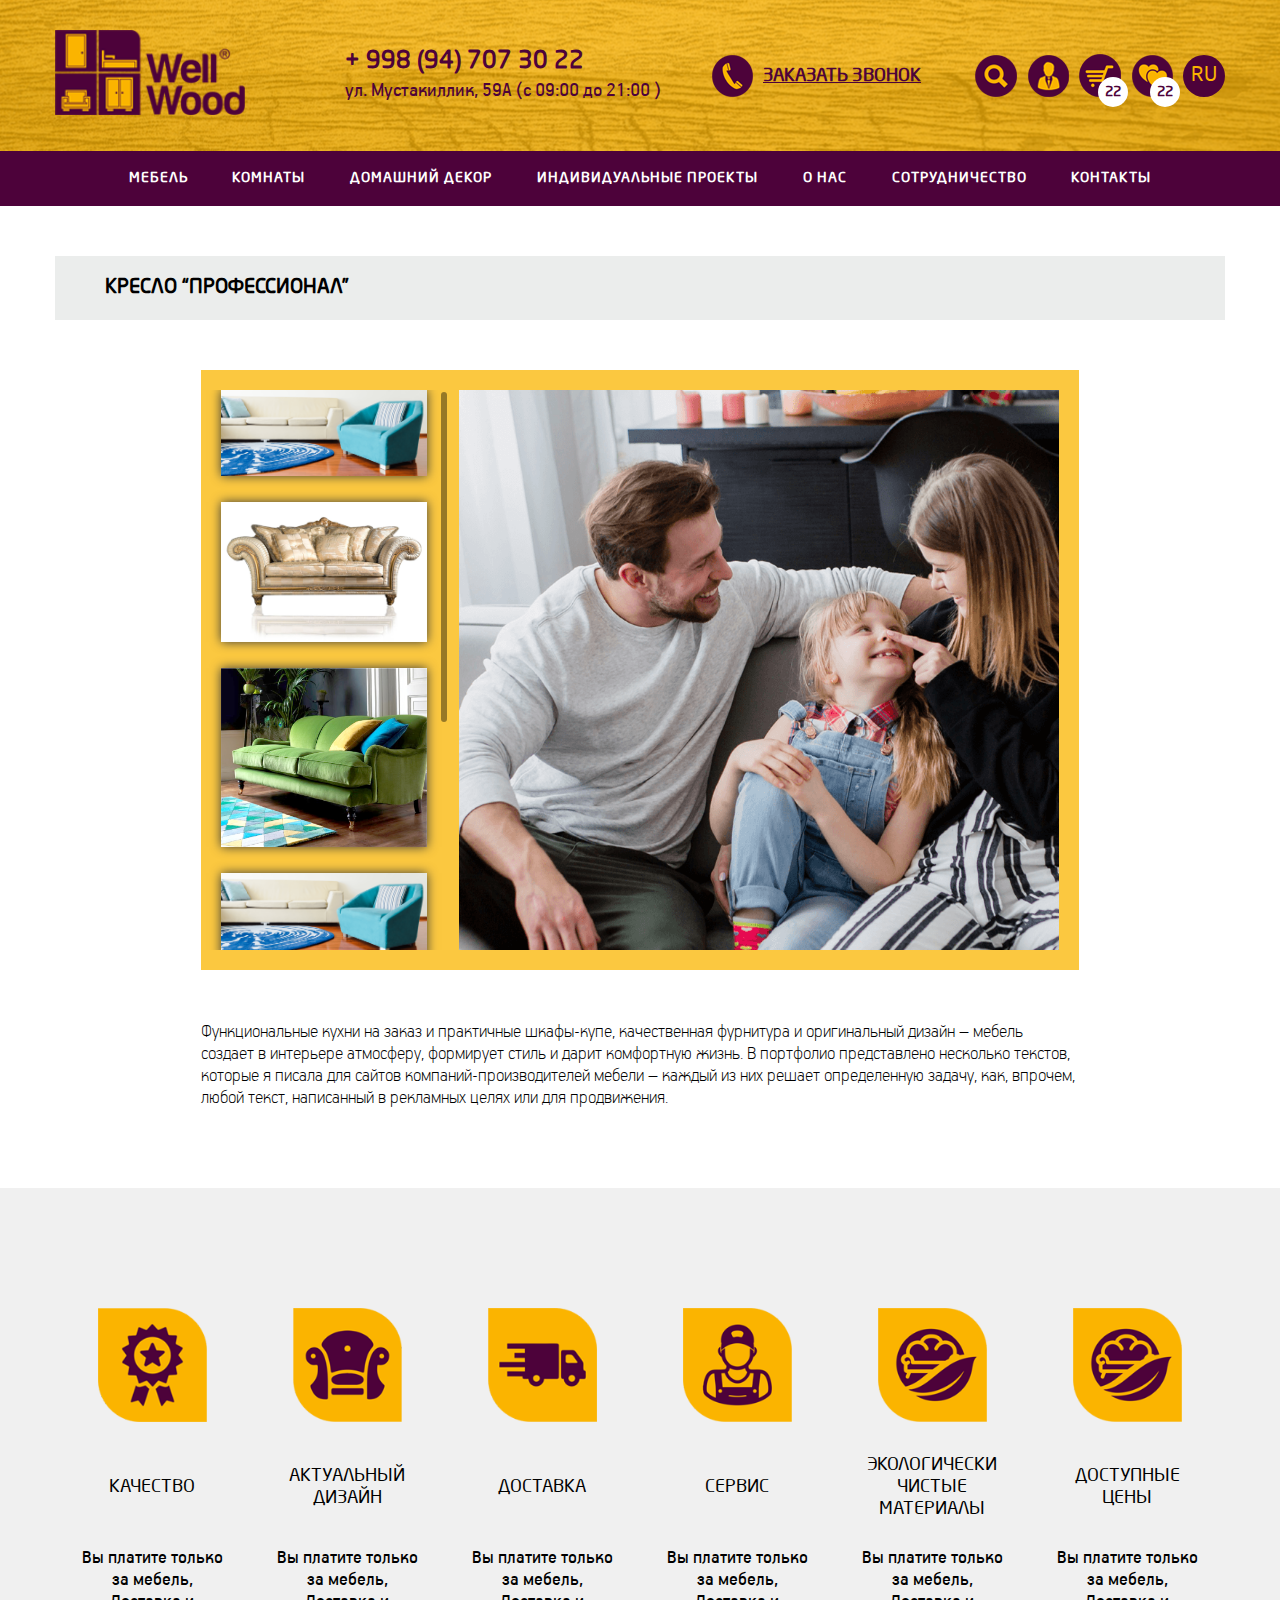
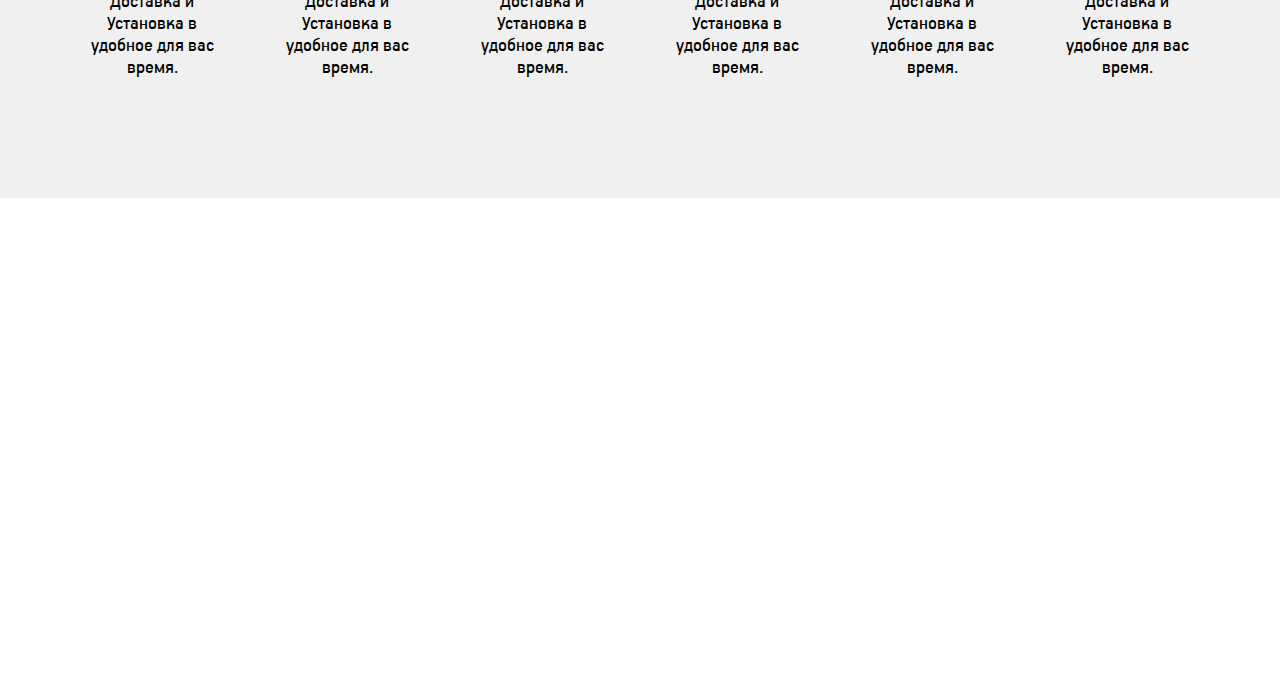
<file: individual-inside.html>
<!DOCTYPE html>
<html lang="en">
<head>
	<meta charset="UTF-8">
	<title>Wellwood</title>
	<meta name="handheldfriendly" content="true">
	<meta name="apple-mobile-web-app-capable" content="YES">
	<meta name="viewport" content="width=device-width, initial-scale=1">
	<link rel="stylesheet" type="text/css" href="assets/css/slick.css">
	<link rel="stylesheet" type="text/css" href="assets/css/slick-theme.css">
	<link rel="stylesheet" type="text/css" href="assets/css/aos.css">
	<link rel="stylesheet" type="text/css" href="assets/css/chosen.css">
	<link rel="stylesheet" type="text/css" href="assets/css/addSlider.css">
	<link rel="stylesheet" type="text/css" href="assets/css/shared.css">
	<link rel="stylesheet" type="text/css" href="assets/css/style.css">
	<link rel="stylesheet" type="text/css" href="assets/css/responsive.css">
	<!-- новый css -->
	<link rel="stylesheet" href="assets/css/overlayScrollbars.min.css">
	<!-- новый css -->

</head>
<body>

	<div class="small_modal">
		<div class="box">
			<div class="closeBtn">
				<svg version="1.1" xmlns="http://www.w3.org/2000/svg" viewBox="0 0 44 44" xmlns:xlink="http://www.w3.org/1999/xlink" enable-background="new 0 0 44 44">
				  <path d="m22,0c-12.2,0-22,9.8-22,22s9.8,22 22,22 22-9.8 22-22-9.8-22-22-22zm3.2,22.4l7.5,7.5c0.2,0.2 0.3,0.5 0.3,0.7s-0.1,0.5-0.3,0.7l-1.4,1.4c-0.2,0.2-0.5,0.3-0.7,0.3-0.3,0-0.5-0.1-0.7-0.3l-7.5-7.5c-0.2-0.2-0.5-0.2-0.7,0l-7.5,7.5c-0.2,0.2-0.5,0.3-0.7,0.3-0.3,0-0.5-0.1-0.7-0.3l-1.4-1.4c-0.2-0.2-0.3-0.5-0.3-0.7s0.1-0.5 0.3-0.7l7.5-7.5c0.2-0.2 0.2-0.5 0-0.7l-7.5-7.5c-0.2-0.2-0.3-0.5-0.3-0.7s0.1-0.5 0.3-0.7l1.4-1.4c0.2-0.2 0.5-0.3 0.7-0.3s0.5,0.1 0.7,0.3l7.5,7.5c0.2,0.2 0.5,0.2 0.7,0l7.5-7.5c0.2-0.2 0.5-0.3 0.7-0.3 0.3,0 0.5,0.1 0.7,0.3l1.4,1.4c0.2,0.2 0.3,0.5 0.3,0.7s-0.1,0.5-0.3,0.7l-7.5,7.5c-0.2,0.1-0.2,0.5 3.55271e-15,0.7z"/>
				</svg>
			</div>
			<h6 class="neoSans">КОНСУЛЬТАЦИЯ <br> БЕСПЛАТНА!</h6>
			<input type="text" placeholder="Имя">
			<input type="text" placeholder="E-mail">
			<input type="text" placeholder="Телефон">
			<button type="submit" class="yellow_btn">Заказать званок</button>
		</div>
	</div>

	<div class="page_wrap">
		<header>
			<div class="minHeader">
				<div class="header">
					<div class="big_container flex_row_beet_cen">
						<div class="flex_row__cen">
							<div class="logo"><a href="#"><img src="assets/images/logo.png" alt=""></a></div>
							<div class="contactBox flex_row">
								<div class="flex_col">
									<a href="tel:998947073022" class="phone">+ 998 (94) 707 30 22</a>
									<div class="address">ул. Мустакиллик, 59А  (с 09:00 до 21:00 )</div>
								</div>
								<div class="btn requestCall flex_row__cen">
									<div class="circle-icon">
										<img src="assets/images/icons/phone-yellow.png" alt="">
									</div>
									<span>ЗАКАЗАТЬ ЗВОНОК</span>
								</div>
							</div>
						</div>
						<div class="rightBox flex_row_end_cen">
							<div class="buttons flex_row">
								<a href="#" class="search">
									<span class="circle-icon">
										<img src="assets/images/icons/search-yellow.png" alt="">
									</span>
									<input type="text" placeholder="найти зеленый диван">
									<span class="wd"></span>
								</a>
								<a href="#" id="login_btn">
									<span class="circle-icon">
										<img src="assets/images/icons/user-yellow.png" alt="">
									</span>
								</a>
								<a href="#">
									<span class="shopping-cart circle-icon">
										<img src="assets/images/icons/cart-yellow.png" alt="">
										<div class="count">22</div>
									</span>
								</a>
								<a href="#">
									<span class="shopping-wishlist circle-icon">
										<img src="assets/images/icons/wishlist-yellow.png" alt="">
										<div class="count">22</div>
									</span>
								</a>
								<div class="language">
									<span class="current">RU</span>
									<span class="others">
										<a href="#">EN</a>
										<a href="#">DE</a>
									</span>
								</div>
							</div>
						</div>
					</div>
				</div>
				<div style="background-color: #4d023a;">
					<div class="big_container">
						<div class="mainMenu">
							<ul class="flex_row_beet_cen">
								<li class="menu-item">
									<a href="#">МЕБЕЛЬ</a>
									<div class="dropdown-content2">
									  	<div class="dorpdown-mini">
											<span class="active" tab-id="tab-1">КРОВАТИ И МАТРАСЫ</span>
										    <span tab-id="tab-2">ШКАФЫ, КОМОДЫ, СТЕЛЛАЖИ</span>
										    <span tab-id="tab-3">МЯГКАЯ МЕБЕЛЬ</span>
										    <span tab-id="tab-4">СТОЛЫ И СТУЛЬЯ</span>
										    <span tab-id="tab-5">КУХНЯ</span>
									    </div>
									    <div class="navs">
									    	<div class="dropdown-max active" id="tab-1">
										    	<div class="a_block">
										    		<a href="#">ДВУХСПАЛЬНЫЕ КРОВАТИ</a>
													<a href="#">ОДНОСПАЛЬНЫЕ КРОВАТИ</a>
													<a href="#">ДИВАНЫ-КРОВАТИ</a>
													<a href="#">КРЕСЛА-КРОВАТИ</a>
													<a href="#">2-ЯРУСНЫЕ КРОВАТИ</a>
													<a href="#">МАТРАСЫ</a>
										    	</div>
										    	<div class="img_block">
										    		<img src="assets/images/image.png" alt="">
										    	</div>
										    </div>
									    	<div class="dropdown-max" id="tab-2">
										    	<div class="a_block active">
										    		<a href="#">ДВУХСПАЛЬНЫЕ КРОВАТИ</a>
													<a href="#">ОДНОСПАЛЬНЫЕ КРОВАТИ</a>
													<a href="#">ДИВАНЫ-КРОВАТИ</a>
													<a href="#">КРЕСЛА-КРОВАТИ</a>
										    	</div>
										    	<div class="img_block">
										    		<img src="assets/images/image.png" alt="">
										    	</div>
										    </div>
										    <div class="dropdown-max" id="tab-3">
										    	<div class="a_block active">
													<a href="#">КРЕСЛА-КРОВАТИ</a>
													<a href="#">2-ЯРУСНЫЕ КРОВАТИ</a>
													<a href="#">МАТРАСЫ</a>
										    	</div>
										    	<div class="img_block">
										    		<img src="assets/images/image.png" alt="">
										    	</div>
										    </div>
										    <div class="dropdown-max" id="tab-4">
										    	<div class="a_block active">
										    		<a href="#">ДВУХСПАЛЬНЫЕ КРОВАТИ</a>
													<a href="#">ОДНОСПАЛЬНЫЕ КРОВАТИ</a>
													<a href="#">ДИВАНЫ-КРОВАТИ</a>
													<a href="#">КРЕСЛА-КРОВАТИ</a>
													<a href="#">2-ЯРУСНЫЕ КРОВАТИ</a>
													<a href="#">МАТРАСЫ</a>
													<a href="#">ДВУХСПАЛЬНЫЕ КРОВАТИ</a>
													<a href="#">ОДНОСПАЛЬНЫЕ КРОВАТИ</a>
													<a href="#">ДИВАНЫ-КРОВАТИ</a>
										    	</div>
										    	<div class="img_block">
										    		<img src="assets/images/image.png" alt="">
										    	</div>
										    </div>
										    <div class="dropdown-max" id="tab-5">
										    	<div class="a_block active">
										    		<a href="#">ДВУХСПАЛЬНЫЕ КРОВАТИ</a>
													<a href="#">ОДНОСПАЛЬНЫЕ КРОВАТИ</a>
													<a href="#">ДИВАНЫ-КРОВАТИ</a>
													<a href="#">КРЕСЛА-КРОВАТИ</a>
													<a href="#">2-ЯРУСНЫЕ КРОВАТИ</a>
													<a href="#">МАТРАСЫ</a>
										    	</div>
										    	<div class="img_block">
										    		<img src="assets/images/image.png" alt="">
										    	</div>
										    </div>
									    </div>
									 </div>
								</li>
								<li class="menu-item">
									<a href="#">КОМНАТЫ</a>
									<div class="dropdown-content">
									  	<a href="#"><img src="assets/images/rooms/level-1.png" alt=""><span>ПРИХОЖАЯ</span></a>
									    <a href="#"><img src="assets/images/rooms/level-2.png" alt=""><span>ГОСТИНАЯ</span></a>
									    <a href="#"><img src="assets/images/rooms/level-3.png" alt=""><span>КУХНЯ</span></a>
									    <a href="#"><img src="assets/images/rooms/level-4.png" alt=""><span>СТОЛОВАЯ</span></a>
									    <a href="#"><img src="assets/images/rooms/level-5.png" alt=""><span>РАБОЧИЙ<br>
										КАБИНЕТ</span></a>
										<a href="#"><img src="assets/images/rooms/level-9.png" alt=""><span>СПАЛЬНЯ</span></a>
										<a href="#"><img src="assets/images/rooms/level-8.png" alt=""><span>ДЕТСКАЯ</span></a>
										<a href="#"><img src="assets/images/rooms/level-7.png" alt=""><span>ВАННАЯ</span></a>
										<a href="#"><img src="assets/images/rooms/level-10.png" alt=""><span>САДОВАЯ<br>
										МЕБЕЛЬ</span></a>
									</div>
								</li>
								<li class="menu-item"><a href="#">ДОМАШНИЙ ДЕКОР</a></li>
								<li class="menu-item"><a href="#">ИНДИВИДУАЛЬНЫЕ ПРОЕКТЫ</a></li>
								<li class="menu-item"><a href="#">О НАС</a></li>
								<li class="menu-item"><a href="#">СОТРУДНИЧЕСТВО</a></li>
								<li class="menu-item"><a href="#">КОНТАКТЫ</a></li>
							</ul>
						</div>
					</div>
				</div>
			</div>
		</header>

		<div class="fixedFooter">

		<section>
			<div class="individual-inside big_container">
				<div class="titleH">
					<h5 class="neoSans">КРЕСЛО “ПРОФЕССИОНАЛ”</h5>
				</div>
				<div class="passport_page">
					<div class="img-tab flex_row" style="position: relative;">
						<img class="xzoom" id="main_image" src="./assets/images/pasport/banner4.png" xoriginal="./assets/images/pasport/banner4.png">
						<div class="xzoom-thumbs thumb-images scrollY">
							<a href="./assets/images/pasport/banner3.png">
						    	<img class="xzoom-gallery xactive" width="80" src="./assets/images/pasport/banner3.png" xpreview="./assets/images/pasport/banner3.png">
						  	</a>
						  	<a href="./assets/images/sliders/slider2.png">
						    	<img class="xzoom-gallery xactive" width="80" src="./assets/images/sliders/slider2.png" xpreview="./assets/images/sliders/slider2.png">
						  	</a>
						  	<a href="./assets/images/pasport/Пасспорт4.png">
						    	<img class="xzoom-gallery xactive" width="80" src="./assets/images/pasport/Пасспорт4.png" xpreview="./assets/images/pasport/Пасспорт4.png">
						  	</a>
						  	<a href="./assets/images/pasport/banner3.png">
						    	<img class="xzoom-gallery xactive" width="80" src="./assets/images/pasport/banner3.png" xpreview="./assets/images/pasport/banner3.png">
						  	</a>
						  	<a href="./assets/images/sliders/slider2.png">
						    	<img class="xzoom-gallery xactive" width="80" src="./assets/images/sliders/slider2.png" xpreview="./assets/images/sliders/slider2.png">
						  	</a>
						  	<a href="./assets/images/pasport/Пасспорт4.png">
						    	<img class="xzoom-gallery xactive" width="80" src="./assets/images/pasport/Пасспорт4.png" xpreview="./assets/images/pasport/Пасспорт4.png">
						  	</a>
						</div>
					</div>
				</div>
				<div class="description">
					<p>Функциональные кухни на заказ и практичные шкафы-купе, качественная фурнитура и оригинальный дизайн – мебель создает в интерьере атмосферу, формирует стиль и дарит 
					комфортную жизнь. В портфолио представлено несколько текстов, которые я писала для сайтов компаний-производителей мебели – каждый из них решает определенную задачу, 
					как, впрочем, любой текст, написанный в рекламных целях или для продвижения. </p>
				</div>
			</div>
		</section>

		<section>
			<div class="advantages padd70x0">
				<div class="big_container flex_row">
					<div class="item">
						<div class="wrap text_center">
							<img src="assets/images/icons/advantage1.png" alt="">
							<h4 class="title">КАЧЕСТВО</h4>
							<p>Вы платите только за мебель, Доставка и Установка в удобное для вас время.</p>
						</div>
					</div>
					<div class="item">
						<div class="wrap text_center">
							<img src="assets/images/icons/advantage2.png" alt="">
							<h4 class="title">АКТУАЛЬНЫЙ <br> ДИЗАЙН</h4>
							<p>Вы платите только за мебель, Доставка и Установка в удобное для вас время.</p>
						</div>
					</div>
					<div class="item">
						<div class="wrap text_center">
							<img src="assets/images/icons/advantage3.png" alt="">
							<h4 class="title">ДОСТАВКА</h4>
							<p>Вы платите только за мебель, Доставка и Установка в удобное для вас время.</p>
						</div>
					</div>
					<div class="item">
						<div class="wrap text_center">
							<img src="assets/images/icons/advantage4.png" alt="">
							<h4 class="title">СЕРВИС</h4>
							<p>Вы платите только за мебель, Доставка и Установка в удобное для вас время.</p>
						</div>
					</div>
					<div class="item">
						<div class="wrap text_center">
							<img src="assets/images/icons/advantage5.png" alt="">
							<h4 class="title">ЭКОЛОГИЧЕСКИ <br> ЧИСТЫЕ МАТЕРИАЛЫ</h4>
							<p>Вы платите только за мебель, Доставка и Установка в удобное для вас время.</p>
						</div>
					</div>
					<div class="item">
						<div class="wrap text_center">
							<img src="assets/images/icons/advantage5.png" alt="">
							<h4 class="title">ДОСТУПНЫЕ <br> ЦЕНЫ</h4>
							<p>Вы платите только за мебель, Доставка и Установка в удобное для вас время.</p>
						</div>
					</div>
				</div>
			</div>
		</section>
		</div>

		<footer>
			<div class="footer padd70x0 style2" id="footer">
				<div class="medium_container flex_row_beet">
					<div class="leftBox">
						<div class="menus flex_row">
							<ul>
								<li><a href="#">Мебель</a></li>
								<li><a href="#">Комнаты</a></li>
								<li><a href="#">Домашний декор</a></li>
								<li><a href="#">Индивидуальные проекты</a></li>
								<li><a href="#">О нас</a></li>
								<li><a href="#">Сотрудничество</a></li>
								<li><a href="#">Контакты</a></li>
							</ul>
							<ul>
								<li><a href="#">Кровати и матрасы</a></li>
								<li><a href="#">Шкафы, комоды</a></li>
								<li><a href="#">Стеллажи</a></li>
								<li><a href="#">Мягкая мебель</a></li>
								<li><a href="#">Столы и стулья</a></li>
								<li><a href="#">Кухни</a></li>
								<li><a href="#">Комнаты</a></li>
							</ul>
							<ul>
								<li><a href="#">Полки</a></li>
								<li><a href="#">Часы</a></li>
								<li><a href="#">Настольные аксессуары</a></li>
								<li><a href="#">Посуда</a></li>
								<li><a href="#">Корзины</a></li>
								<li><a href="#">Ванна</a></li>
								<li><a href="#">Освещение</a></li>
								<li><a href="#">Подсвечники</a></li>
								<li><a href="#">Керамика</a></li>
							</ul>
						</div>
						<div class="bottom flex_row_beet">
							<div class="copyright">
								<a href="#"><span>Developed by</span><img src="assets/images/logo-golden-minds.png" alt=""></a>
								<div>Copyright @ Все права защищены</div>
							</div>
							<a href="#" class="yellow_btn">Написать нам</a>
						</div>
					</div>

					<div class="rightBox">
						<div class="contact-box">
							<div class="table-cell" style="padding-right: 20px;">
								<div>Мы ждем ваших писем:</div>
								<div>Адрес:</div>
								<div>Телефон:</div>
							</div>
							<div class="table-cell">
								<div><a href="#">info@WellWood.uz</a></div>
								<div>ул. Мустакиллик, 59А</div>
								<div><a href="#">+998 (94) 707 30 22</a><span>(с 09:00 до 21:00)</span></div>
							</div>
						</div>
						<div class="payment">
							<span>Мы принимаем:</span>
							<div class="boxes">
								<a href="#"><img src="assets/images/payme.png" alt=""></a>
								<a href="#"><img src="assets/images/click.png" alt=""></a>
								<a href="#"><img src="assets/images/uzcard.png" alt=""></a>
							</div>
						</div>
						<div class="social_icons">
							<span>Подписывайтесь:</span>
							<div class="social">
								<a href="#">
									<span class="circle-icon">
										<svg version="1.1" id="Capa_1" xmlns="http://www.w3.org/2000/svg" xmlns:xlink="http://www.w3.org/1999/xlink" x="0px" y="0px"
											 width="96.124px" height="96.123px" viewBox="0 0 96.124 96.123" style="enable-background:new 0 0 96.124 96.123;"
											 xml:space="preserve">
										<g>
											<path d="M72.089,0.02L59.624,0C45.62,0,36.57,9.285,36.57,23.656v10.907H24.037c-1.083,0-1.96,0.878-1.96,1.961v15.803
												c0,1.083,0.878,1.96,1.96,1.96h12.533v39.876c0,1.083,0.877,1.96,1.96,1.96h16.352c1.083,0,1.96-0.878,1.96-1.96V54.287h14.654
												c1.083,0,1.96-0.877,1.96-1.96l0.006-15.803c0-0.52-0.207-1.018-0.574-1.386c-0.367-0.368-0.867-0.575-1.387-0.575H56.842v-9.246
												c0-4.444,1.059-6.7,6.848-6.7l8.397-0.003c1.082,0,1.959-0.878,1.959-1.96V1.98C74.046,0.899,73.17,0.022,72.089,0.02z"/>
										</g>
										</svg>
									</span>
								</a>
								<a href="#">
									<span class="circle-icon linkedin">
										<svg version="1.1" id="Capa_1" xmlns="http://www.w3.org/2000/svg" xmlns:xlink="http://www.w3.org/1999/xlink" x="0px" y="0px"
											 viewBox="0 0 90 90" style="enable-background:new 0 0 90 90;" xml:space="preserve">
										<g>
											<g>
												<path d="M20.379,10.252c0,5.315-3.924,9.62-10.381,9.62C3.924,19.872,0,15.568,0,10.252
													c0-5.443,4.051-9.621,10.252-9.621C16.455,0.631,20.254,4.809,20.379,10.252z M0.506,89.368V27.468h19.242v61.901H0.506z"/>
												<path d="M31.262,47.215c0-7.721-0.252-14.176-0.504-19.747h16.707l0.889,8.608h0.379
													c2.531-4.053,8.734-10.002,19.115-10.002C80.506,26.074,90,34.556,90,52.784v36.585H70.758V55.063
													c0-7.976-2.785-13.417-9.748-13.417c-5.316,0-8.479,3.67-9.871,7.215c-0.508,1.265-0.635,3.038-0.635,4.811v35.697H31.262V47.215z
													"/>
											</g>
										</g>
										</svg>
									</span>
								</a>
								<a href="#">
									<span class="circle-icon">
										<svg version="1.1" id="Layer_1" xmlns="http://www.w3.org/2000/svg" xmlns:xlink="http://www.w3.org/1999/xlink" x="0px" y="0px"
											 viewBox="0 0 512 512" style="enable-background:new 0 0 512 512;" xml:space="preserve">
										<g>
											<g>
												<path d="M373.659,0H138.341C62.06,0,0,62.06,0,138.341v235.318C0,449.94,62.06,512,138.341,512h235.318
													C449.94,512,512,449.94,512,373.659V138.341C512,62.06,449.94,0,373.659,0z M470.636,373.659
													c0,53.473-43.503,96.977-96.977,96.977H138.341c-53.473,0-96.977-43.503-96.977-96.977V138.341
													c0-53.473,43.503-96.977,96.977-96.977h235.318c53.473,0,96.977,43.503,96.977,96.977V373.659z"/>
											</g>
										</g>
										<g>
											<g>
												<path d="M370.586,238.141c-3.64-24.547-14.839-46.795-32.386-64.342c-17.547-17.546-39.795-28.746-64.341-32.385
													c-11.176-1.657-22.507-1.657-33.682,0c-30.336,4.499-57.103,20.541-75.372,45.172c-18.269,24.631-25.854,54.903-21.355,85.237
													c4.499,30.335,20.541,57.102,45.172,75.372c19.996,14.831,43.706,22.619,68.153,22.619c5.667,0,11.375-0.418,17.083-1.265
													c30.336-4.499,57.103-20.541,75.372-45.172C367.5,298.747,375.085,268.476,370.586,238.141z M267.791,327.632
													c-19.405,2.882-38.77-1.973-54.527-13.66c-15.757-11.687-26.019-28.811-28.896-48.216c-2.878-19.405,1.973-38.77,13.66-54.527
													c11.688-15.757,28.811-26.019,48.217-28.897c3.574-0.53,7.173-0.795,10.772-0.795s7.199,0.265,10.773,0.796
													c32.231,4.779,57.098,29.645,61.878,61.877C335.608,284.268,307.851,321.692,267.791,327.632z"/>
											</g>
										</g>
										<g>
											<g>
												<path d="M400.049,111.951c-3.852-3.851-9.183-6.058-14.625-6.058c-5.442,0-10.773,2.206-14.625,6.058
													c-3.851,3.852-6.058,9.174-6.058,14.625c0,5.451,2.207,10.773,6.058,14.625c3.852,3.851,9.183,6.058,14.625,6.058
													c5.442,0,10.773-2.206,14.625-6.058c3.851-3.852,6.058-9.183,6.058-14.625C406.107,121.133,403.9,115.802,400.049,111.951z"/>
											</g>
										</g>
										</svg>
									</span>
								</a>
								<a href="#">
									<span class="circle-icon">
										<svg xmlns="http://www.w3.org/2000/svg" xmlns:xlink="http://www.w3.org/1999/xlink" viewBox="0 0 32 32" version="1.1" width="64px" height="64px">
											<g id="surface1">
											<path style=" " d="M 26.070313 3.996094 C 25.734375 4.011719 25.417969 4.109375 25.136719 4.21875 L 25.132813 4.21875 C 24.847656 4.332031 23.492188 4.902344 21.433594 5.765625 C 19.375 6.632813 16.703125 7.757813 14.050781 8.875 C 8.753906 11.105469 3.546875 13.300781 3.546875 13.300781 L 3.609375 13.277344 C 3.609375 13.277344 3.25 13.394531 2.875 13.652344 C 2.683594 13.777344 2.472656 13.949219 2.289063 14.21875 C 2.105469 14.488281 1.957031 14.902344 2.011719 15.328125 C 2.101563 16.050781 2.570313 16.484375 2.90625 16.722656 C 3.246094 16.964844 3.570313 17.078125 3.570313 17.078125 L 3.578125 17.078125 L 8.460938 18.722656 C 8.679688 19.425781 9.949219 23.597656 10.253906 24.558594 C 10.433594 25.132813 10.609375 25.492188 10.828125 25.765625 C 10.933594 25.90625 11.058594 26.023438 11.207031 26.117188 C 11.265625 26.152344 11.328125 26.179688 11.390625 26.203125 C 11.410156 26.214844 11.429688 26.21875 11.453125 26.222656 L 11.402344 26.210938 C 11.417969 26.214844 11.429688 26.226563 11.441406 26.230469 C 11.480469 26.242188 11.507813 26.246094 11.558594 26.253906 C 12.332031 26.488281 12.953125 26.007813 12.953125 26.007813 L 12.988281 25.980469 L 15.871094 23.355469 L 20.703125 27.0625 L 20.8125 27.109375 C 21.820313 27.550781 22.839844 27.304688 23.378906 26.871094 C 23.921875 26.433594 24.132813 25.875 24.132813 25.875 L 24.167969 25.785156 L 27.902344 6.65625 C 28.007813 6.183594 28.035156 5.742188 27.917969 5.3125 C 27.800781 4.882813 27.5 4.480469 27.136719 4.265625 C 26.769531 4.046875 26.40625 3.980469 26.070313 3.996094 Z M 25.96875 6.046875 C 25.964844 6.109375 25.976563 6.101563 25.949219 6.222656 L 25.949219 6.234375 L 22.25 25.164063 C 22.234375 25.191406 22.207031 25.25 22.132813 25.308594 C 22.054688 25.371094 21.992188 25.410156 21.667969 25.28125 L 15.757813 20.75 L 12.1875 24.003906 L 12.9375 19.214844 C 12.9375 19.214844 22.195313 10.585938 22.59375 10.214844 C 22.992188 9.84375 22.859375 9.765625 22.859375 9.765625 C 22.886719 9.3125 22.257813 9.632813 22.257813 9.632813 L 10.082031 17.175781 L 10.078125 17.15625 L 4.242188 15.191406 L 4.242188 15.1875 C 4.238281 15.1875 4.230469 15.183594 4.226563 15.183594 C 4.230469 15.183594 4.257813 15.171875 4.257813 15.171875 L 4.289063 15.15625 L 4.320313 15.144531 C 4.320313 15.144531 9.53125 12.949219 14.828125 10.71875 C 17.480469 9.601563 20.152344 8.476563 22.207031 7.609375 C 24.261719 6.746094 25.78125 6.113281 25.867188 6.078125 C 25.949219 6.046875 25.910156 6.046875 25.96875 6.046875 Z "/>
											</g>
										</svg>
									</span>
								</a>
								<a href="#">
									<span class="circle-icon">
										<svg version="1.1" id="Capa_1" xmlns="http://www.w3.org/2000/svg" xmlns:xlink="http://www.w3.org/1999/xlink" x="0px" y="0px"
											 viewBox="0 0 612 612" style="enable-background:new 0 0 612 612;" xml:space="preserve">
										<g>
											<g>
												<path d="M612,116.258c-22.525,9.981-46.694,16.75-72.088,19.772c25.929-15.527,45.777-40.155,55.184-69.411
													c-24.322,14.379-51.169,24.82-79.775,30.48c-22.907-24.437-55.49-39.658-91.63-39.658c-69.334,0-125.551,56.217-125.551,125.513
													c0,9.828,1.109,19.427,3.251,28.606C197.065,206.32,104.556,156.337,42.641,80.386c-10.823,18.51-16.98,40.078-16.98,63.101
													c0,43.559,22.181,81.993,55.835,104.479c-20.575-0.688-39.926-6.348-56.867-15.756v1.568c0,60.806,43.291,111.554,100.693,123.104
													c-10.517,2.83-21.607,4.398-33.08,4.398c-8.107,0-15.947-0.803-23.634-2.333c15.985,49.907,62.336,86.199,117.253,87.194
													c-42.947,33.654-97.099,53.655-155.916,53.655c-10.134,0-20.116-0.612-29.944-1.721c55.567,35.681,121.536,56.485,192.438,56.485
													c230.948,0,357.188-191.291,357.188-357.188l-0.421-16.253C573.872,163.526,595.211,141.422,612,116.258z"/>
											</g>
										</g>
										</svg>
									</span>
								</a>
							</div>
						</div>
					</div>
				</div>
			</div>
		</footer>
	</div>


	<script type="text/javascript" src="assets/js/jquery-3.2.1.min.js"></script>
	<script type="text/javascript" src="assets/js/Obj.min.js"></script>
	<script type="text/javascript" src="assets/js/addSlider.js"></script>
	<script type="text/javascript" src="assets/js/aos.js"></script>
	<script type="text/javascript" src="assets/js/xzoom.js"></script>
	<script type="text/javascript" src="assets/js/chosen.jquery.js"></script>
	<script type="text/javascript" src="assets/js/slick.min.js"></script>
	<script type="text/javascript" src="assets/js/main.js"></script>
	
	<!-- новый js -->
	<script type="text/javascript" src="assets/js/overlayScrollbars.min.js"></script>
	<!-- новый js -->

	<script>
		 $(".chosen-select").chosen({disable_search_threshold: 10});
	</script>

	<script>
		$(document).ready(function(){
			$("#main_image, .xzoom-gallery").xzoom({
				tint: '#f1f1f1', 
				Xoffset: 15,
				position: 'lens', 
				lensShape: 'circle', 
				scroll: false,
				sourceClass: 'xzoom-hidden',
				zoomWidth: 300,
				zoomHeight: 300,
			});
		});
	</script>

	<script>
		$(window).on("load", function(){
			$(function() {
				//The passed argument has to be at least a empty object or a object with your desired options
				$(".scrollY").overlayScrollbars({ });
			});
		});
	</script>

</body>
</html>
</file>
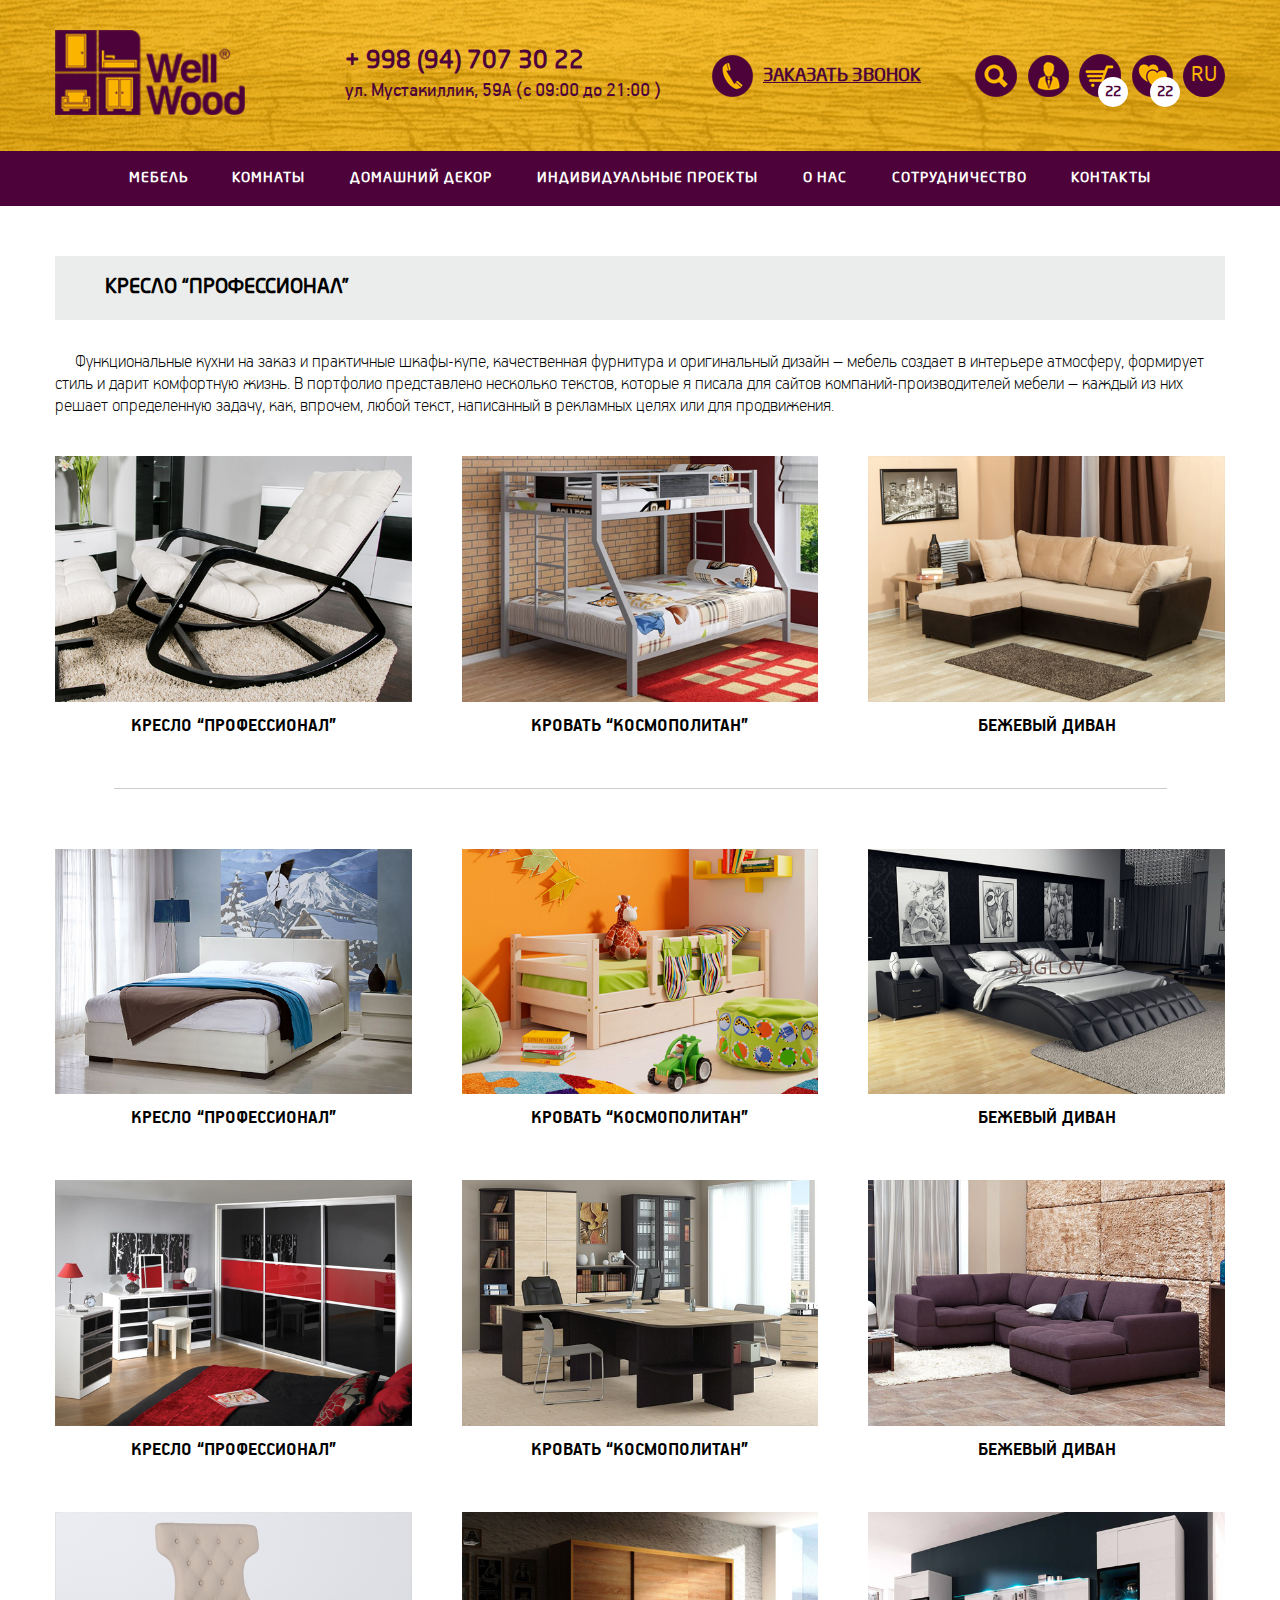
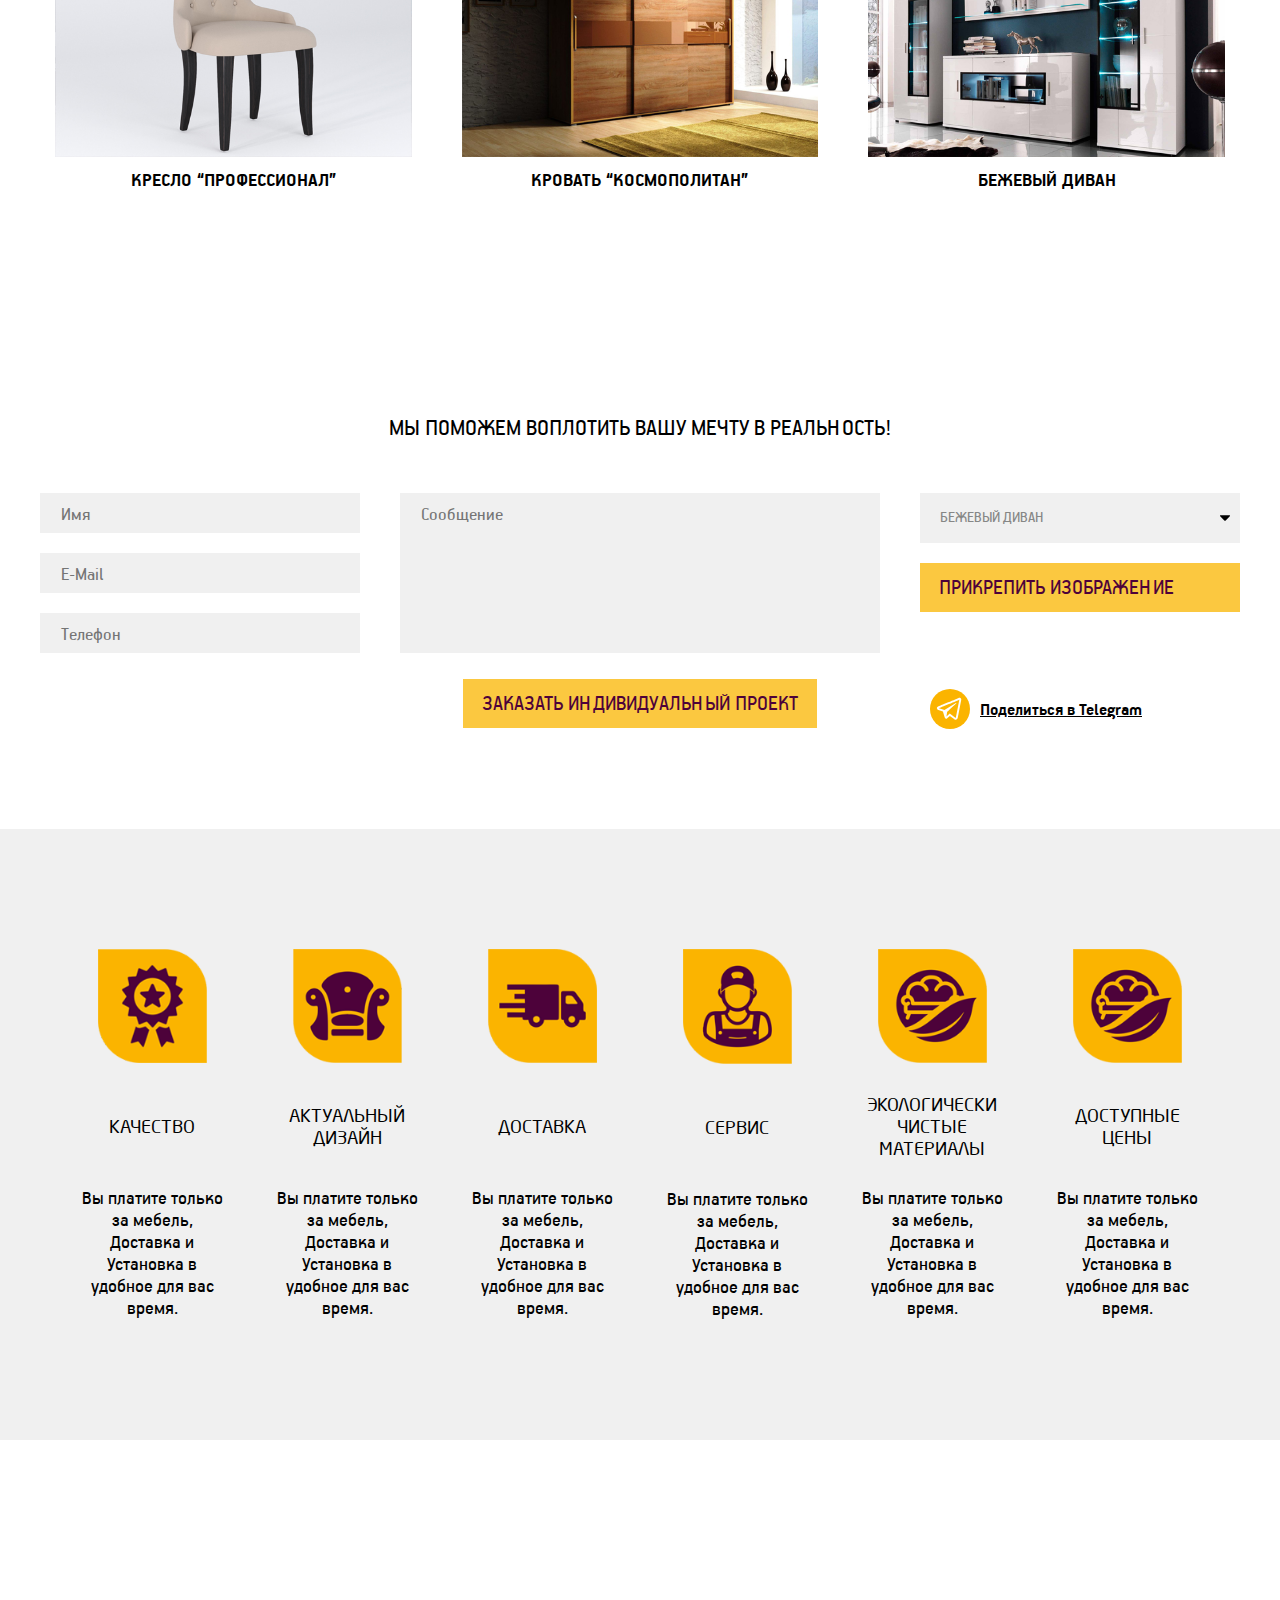
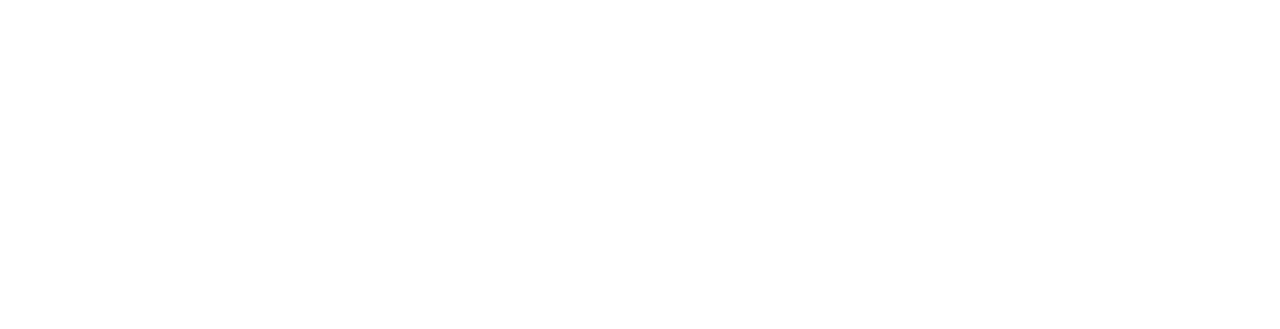
<file: individual.html>
<!DOCTYPE html>
<html lang="en">
<head>
	<meta charset="UTF-8">
	<title>Wellwood</title>
	<meta name="handheldfriendly" content="true">
	<meta name="apple-mobile-web-app-capable" content="YES">
	<meta name="viewport" content="width=device-width, initial-scale=1">
	<link rel="stylesheet" type="text/css" href="assets/css/slick.css">
	<link rel="stylesheet" type="text/css" href="assets/css/slick-theme.css">
	<link rel="stylesheet" type="text/css" href="assets/css/aos.css">
	<link rel="stylesheet" type="text/css" href="assets/css/chosen.css">
	<link rel="stylesheet" type="text/css" href="assets/css/addSlider.css">
	<link rel="stylesheet" type="text/css" href="assets/css/shared.css">
	<link rel="stylesheet" type="text/css" href="assets/css/style.css">
	<link rel="stylesheet" type="text/css" href="assets/css/responsive.css">
</head>
<body>

	<div class="small_modal">
		<div class="box">
			<div class="closeBtn">
				<svg version="1.1" xmlns="http://www.w3.org/2000/svg" viewBox="0 0 44 44" xmlns:xlink="http://www.w3.org/1999/xlink" enable-background="new 0 0 44 44">
				  <path d="m22,0c-12.2,0-22,9.8-22,22s9.8,22 22,22 22-9.8 22-22-9.8-22-22-22zm3.2,22.4l7.5,7.5c0.2,0.2 0.3,0.5 0.3,0.7s-0.1,0.5-0.3,0.7l-1.4,1.4c-0.2,0.2-0.5,0.3-0.7,0.3-0.3,0-0.5-0.1-0.7-0.3l-7.5-7.5c-0.2-0.2-0.5-0.2-0.7,0l-7.5,7.5c-0.2,0.2-0.5,0.3-0.7,0.3-0.3,0-0.5-0.1-0.7-0.3l-1.4-1.4c-0.2-0.2-0.3-0.5-0.3-0.7s0.1-0.5 0.3-0.7l7.5-7.5c0.2-0.2 0.2-0.5 0-0.7l-7.5-7.5c-0.2-0.2-0.3-0.5-0.3-0.7s0.1-0.5 0.3-0.7l1.4-1.4c0.2-0.2 0.5-0.3 0.7-0.3s0.5,0.1 0.7,0.3l7.5,7.5c0.2,0.2 0.5,0.2 0.7,0l7.5-7.5c0.2-0.2 0.5-0.3 0.7-0.3 0.3,0 0.5,0.1 0.7,0.3l1.4,1.4c0.2,0.2 0.3,0.5 0.3,0.7s-0.1,0.5-0.3,0.7l-7.5,7.5c-0.2,0.1-0.2,0.5 3.55271e-15,0.7z"/>
				</svg>
			</div>
			<h6 class="neoSans">КОНСУЛЬТАЦИЯ <br> БЕСПЛАТНА!</h6>
			<input type="text" placeholder="Имя">
			<input type="text" placeholder="E-mail">
			<input type="text" placeholder="Телефон">
			<button type="submit" class="yellow_btn">Заказать званок</button>
		</div>
	</div>

	<div class="page_wrap">
		<header>
			<div class="minHeader">
				<div class="header">
					<div class="big_container flex_row_beet_cen">
						<div class="flex_row__cen">
							<div class="logo"><a href="#"><img src="assets/images/logo.png" alt=""></a></div>
							<div class="contactBox flex_row">
								<div class="flex_col">
									<a href="tel:998947073022" class="phone">+ 998 (94) 707 30 22</a>
									<div class="address">ул. Мустакиллик, 59А  (с 09:00 до 21:00 )</div>
								</div>
								<div class="btn requestCall flex_row__cen">
									<div class="circle-icon">
										<img src="assets/images/icons/phone-yellow.png" alt="">
									</div>
									<span>ЗАКАЗАТЬ ЗВОНОК</span>
								</div>
							</div>
						</div>
						<div class="rightBox flex_row_end_cen">
							<div class="buttons flex_row">
								<a href="#" class="search">
									<span class="circle-icon">
										<img src="assets/images/icons/search-yellow.png" alt="">
									</span>
									<input type="text" placeholder="найти зеленый диван">
									<span class="wd"></span>
								</a>
								<a href="#" id="login_btn">
									<span class="circle-icon">
										<img src="assets/images/icons/user-yellow.png" alt="">
									</span>
								</a>
								<a href="#">
									<span class="shopping-cart circle-icon">
										<img src="assets/images/icons/cart-yellow.png" alt="">
										<div class="count">22</div>
									</span>
								</a>
								<a href="#">
									<span class="shopping-wishlist circle-icon">
										<img src="assets/images/icons/wishlist-yellow.png" alt="">
										<div class="count">22</div>
									</span>
								</a>
								<div class="language">
									<span class="current">RU</span>
									<span class="others">
										<a href="#">EN</a>
										<a href="#">DE</a>
									</span>
								</div>
							</div>
						</div>
					</div>
				</div>
				<div style="background-color: #4d023a;">
					<div class="big_container">
						<div class="mainMenu">
							<ul class="flex_row_beet_cen">
								<li class="menu-item">
									<a href="#">МЕБЕЛЬ</a>
									<div class="dropdown-content2">
									  	<div class="dorpdown-mini">
											<span class="active" tab-id="tab-1">КРОВАТИ И МАТРАСЫ</span>
										    <span tab-id="tab-2">ШКАФЫ, КОМОДЫ, СТЕЛЛАЖИ</span>
										    <span tab-id="tab-3">МЯГКАЯ МЕБЕЛЬ</span>
										    <span tab-id="tab-4">СТОЛЫ И СТУЛЬЯ</span>
										    <span tab-id="tab-5">КУХНЯ</span>
									    </div>
									    <div class="navs">
									    	<div class="dropdown-max active" id="tab-1">
										    	<div class="a_block">
										    		<a href="#">ДВУХСПАЛЬНЫЕ КРОВАТИ</a>
													<a href="#">ОДНОСПАЛЬНЫЕ КРОВАТИ</a>
													<a href="#">ДИВАНЫ-КРОВАТИ</a>
													<a href="#">КРЕСЛА-КРОВАТИ</a>
													<a href="#">2-ЯРУСНЫЕ КРОВАТИ</a>
													<a href="#">МАТРАСЫ</a>
										    	</div>
										    	<div class="img_block">
										    		<img src="assets/images/image.png" alt="">
										    	</div>
										    </div>
									    	<div class="dropdown-max" id="tab-2">
										    	<div class="a_block active">
										    		<a href="#">ДВУХСПАЛЬНЫЕ КРОВАТИ</a>
													<a href="#">ОДНОСПАЛЬНЫЕ КРОВАТИ</a>
													<a href="#">ДИВАНЫ-КРОВАТИ</a>
													<a href="#">КРЕСЛА-КРОВАТИ</a>
										    	</div>
										    	<div class="img_block">
										    		<img src="assets/images/image.png" alt="">
										    	</div>
										    </div>
										    <div class="dropdown-max" id="tab-3">
										    	<div class="a_block active">
													<a href="#">КРЕСЛА-КРОВАТИ</a>
													<a href="#">2-ЯРУСНЫЕ КРОВАТИ</a>
													<a href="#">МАТРАСЫ</a>
										    	</div>
										    	<div class="img_block">
										    		<img src="assets/images/image.png" alt="">
										    	</div>
										    </div>
										    <div class="dropdown-max" id="tab-4">
										    	<div class="a_block active">
										    		<a href="#">ДВУХСПАЛЬНЫЕ КРОВАТИ</a>
													<a href="#">ОДНОСПАЛЬНЫЕ КРОВАТИ</a>
													<a href="#">ДИВАНЫ-КРОВАТИ</a>
													<a href="#">КРЕСЛА-КРОВАТИ</a>
													<a href="#">2-ЯРУСНЫЕ КРОВАТИ</a>
													<a href="#">МАТРАСЫ</a>
													<a href="#">ДВУХСПАЛЬНЫЕ КРОВАТИ</a>
													<a href="#">ОДНОСПАЛЬНЫЕ КРОВАТИ</a>
													<a href="#">ДИВАНЫ-КРОВАТИ</a>
										    	</div>
										    	<div class="img_block">
										    		<img src="assets/images/image.png" alt="">
										    	</div>
										    </div>
										    <div class="dropdown-max" id="tab-5">
										    	<div class="a_block active">
										    		<a href="#">ДВУХСПАЛЬНЫЕ КРОВАТИ</a>
													<a href="#">ОДНОСПАЛЬНЫЕ КРОВАТИ</a>
													<a href="#">ДИВАНЫ-КРОВАТИ</a>
													<a href="#">КРЕСЛА-КРОВАТИ</a>
													<a href="#">2-ЯРУСНЫЕ КРОВАТИ</a>
													<a href="#">МАТРАСЫ</a>
										    	</div>
										    	<div class="img_block">
										    		<img src="assets/images/image.png" alt="">
										    	</div>
										    </div>
									    </div>
									 </div>
								</li>
								<li class="menu-item">
									<a href="#">КОМНАТЫ</a>
									<div class="dropdown-content">
									  	<a href="#"><img src="assets/images/rooms/level-1.png" alt=""><span>ПРИХОЖАЯ</span></a>
									    <a href="#"><img src="assets/images/rooms/level-2.png" alt=""><span>ГОСТИНАЯ</span></a>
									    <a href="#"><img src="assets/images/rooms/level-3.png" alt=""><span>КУХНЯ</span></a>
									    <a href="#"><img src="assets/images/rooms/level-4.png" alt=""><span>СТОЛОВАЯ</span></a>
									    <a href="#"><img src="assets/images/rooms/level-5.png" alt=""><span>РАБОЧИЙ<br>
										КАБИНЕТ</span></a>
										<a href="#"><img src="assets/images/rooms/level-9.png" alt=""><span>СПАЛЬНЯ</span></a>
										<a href="#"><img src="assets/images/rooms/level-8.png" alt=""><span>ДЕТСКАЯ</span></a>
										<a href="#"><img src="assets/images/rooms/level-7.png" alt=""><span>ВАННАЯ</span></a>
										<a href="#"><img src="assets/images/rooms/level-10.png" alt=""><span>САДОВАЯ<br>
										МЕБЕЛЬ</span></a>
									</div>
								</li>
								<li class="menu-item"><a href="#">ДОМАШНИЙ ДЕКОР</a></li>
								<li class="menu-item"><a href="#">ИНДИВИДУАЛЬНЫЕ ПРОЕКТЫ</a></li>
								<li class="menu-item"><a href="#">О НАС</a></li>
								<li class="menu-item"><a href="#">СОТРУДНИЧЕСТВО</a></li>
								<li class="menu-item"><a href="#">КОНТАКТЫ</a></li>
							</ul>
						</div>
					</div>
				</div>
			</div>
		</header>

		<div class="fixedFooter">

		<section>
			<div class="individual big_container">
				<div class="titleH">
					<h5 class="neoSans">КРЕСЛО “ПРОФЕССИОНАЛ”</h5>
				</div>
				<div class="description">
					<p>Функциональные кухни на заказ и практичные шкафы-купе, качественная фурнитура и оригинальный дизайн – мебель создает в интерьере атмосферу, формирует стиль и дарит 
					комфортную жизнь. В портфолио представлено несколько текстов, которые я писала для сайтов компаний-производителей мебели – каждый из них решает определенную задачу, 
					как, впрочем, любой текст, написанный в рекламных целях или для продвижения. </p>
				</div>
				<div class="favorites">
					<div class="item">
						<a href="#" class="wrap">
							<span class="img">
								<img src="assets/images/individual/img1.png" alt="">
							</span>
							<h5 class="title">КРЕСЛО “ПРОФЕССИОНАЛ”</h5>
						</a>
					</div>
					<div class="item">
						<a href="#" class="wrap">
							<span class="img">
								<img src="assets/images/individual/img2.png" alt="">
							</span>
							<h5 class="title">КРОВАТЬ “КОСМОПОЛИТАН”</h5>
						</a>
					</div>
					<div class="item">
						<a href="#" class="wrap">
							<span class="img">
								<img src="assets/images/individual/img3.png" alt="">
							</span>
							<h5 class="title">БЕЖЕВЫЙ ДИВАН</h5>
						</a>
					</div>
				</div>
				<div class="line"></div>

				<div class="favorites">
					<div class="item">
						<a href="#" class="wrap">
							<span class="img">
								<img src="assets/images/individual/img4.png" alt="">
							</span>
							<h5 class="title">КРЕСЛО “ПРОФЕССИОНАЛ”</h5>
						</a>
					</div>
					<div class="item">
						<a href="#" class="wrap">
							<span class="img">
								<img src="assets/images/individual/img5.png" alt="">
							</span>
							<h5 class="title">КРОВАТЬ “КОСМОПОЛИТАН”</h5>
						</a>
					</div>
					<div class="item">
						<a href="#" class="wrap">
							<span class="img">
								<img src="assets/images/individual/img6.png" alt="">
							</span>
							<h5 class="title">БЕЖЕВЫЙ ДИВАН</h5>
						</a>
					</div>
					<div class="item">
						<a href="#" class="wrap">
							<span class="img">
								<img src="assets/images/individual/img7.png" alt="">
							</span>
							<h5 class="title">КРЕСЛО “ПРОФЕССИОНАЛ”</h5>
						</a>
					</div>
					<div class="item">
						<a href="#" class="wrap">
							<span class="img">
								<img src="assets/images/individual/img8.png" alt="">
							</span>
							<h5 class="title">КРОВАТЬ “КОСМОПОЛИТАН”</h5>
						</a>
					</div>
					<div class="item">
						<a href="#" class="wrap">
							<span class="img">
								<img src="assets/images/individual/img9.png" alt="">
							</span>
							<h5 class="title">БЕЖЕВЫЙ ДИВАН</h5>
						</a>
					</div>
					<div class="item">
						<a href="#" class="wrap">
							<span class="img">
								<img src="assets/images/individual/img10.png" alt="">
							</span>
							<h5 class="title">КРЕСЛО “ПРОФЕССИОНАЛ”</h5>
						</a>
					</div>
					<div class="item">
						<a href="#" class="wrap">
							<span class="img">
								<img src="assets/images/individual/img11.png" alt="">
							</span>
							<h5 class="title">КРОВАТЬ “КОСМОПОЛИТАН”</h5>
						</a>
					</div>
					<div class="item">
						<a href="#" class="wrap">
							<span class="img">
								<img src="assets/images/individual/img12.png" alt="">
							</span>
							<h5 class="title">БЕЖЕВЫЙ ДИВАН</h5>
						</a>
					</div>
				</div>
			</div>
		</section>

		<section>
			<div class="horizontal-form form-style padd70x0">
				<div class="formtitle">МЫ ПОМОЖЕМ ВОПЛОТИТЬ ВАШУ МЕЧТУ В РЕАЛЬНОСТЬ!</div>
				<form action="">
					<div class="flex_row">
						<div class="column-1">
							<div class="inp">
							    <input type="text">
							    <label class="placeholder">Имя</label>
							    <label for="" class="top">Имя</label>
							</div>
							 <div class="inp">
							    <input type="text">
							    <label for="" class="placeholder">E-Mail</label>
							    <label for="" class="top">E-Mail</label>
							</div>
							<div class="inp">
							    <input type="text">
							    <label for="" class="placeholder">Телефон</label>
							    <label for="" class="top">Телефон</label>
							</div>
						</div>
						<div class="column-2">
							<div class="inp">
							  	<textarea></textarea>
							    <label for="" class="placeholder">Cообщение</label>
							    <label for="" class="top">Cообщение</label>
							</div>
						</div>
						<div class="column-3">
							<div style="padding-top: 20px;">
								<select name="" id="" class="chosen-select">
									<option value="">БЕЖЕВЫЙ ДИВАН</option>
									<option value="">КРОВАТЬ “КОСМОПОЛИТАН”</option>
									<option value="">КРЕСЛО “ПРОФЕССИОНАЛ”</option>
									<option value="">ШКАФ “СТИЛЯГА”</option>
								</select>
								<div class="input_file_hold">
									<input type="file" multiple>
									<div class="yellow_btn text">ПРИКРЕПИТЬ ИЗОБРАЖЕНИЕ</div>
								</div>
							</div>
						</div>
					</div>
					<div class="flex_row" style="margin-top: 20px;">
						<div class="column-1"></div>
						<div class="column-2 text_center">
							<button type="submit" class="send yellow_btn">ЗАКАЗАТЬ ИНДИВИДУАЛЬНЫЙ ПРОЕКТ</button>
						</div>
						<div class="column-3">
							<div class="shares">
								<a href="#">
									<span class="icon">
										<svg xmlns="http://www.w3.org/2000/svg" xmlns:xlink="http://www.w3.org/1999/xlink" viewBox="0 0 32 32" version="1.1" width="64px" height="64px">
										<g id="surface1">
										<path style=" " d="M 26.070313 3.996094 C 25.734375 4.011719 25.417969 4.109375 25.136719 4.21875 L 25.132813 4.21875 C 24.847656 4.332031 23.492188 4.902344 21.433594 5.765625 C 19.375 6.632813 16.703125 7.757813 14.050781 8.875 C 8.753906 11.105469 3.546875 13.300781 3.546875 13.300781 L 3.609375 13.277344 C 3.609375 13.277344 3.25 13.394531 2.875 13.652344 C 2.683594 13.777344 2.472656 13.949219 2.289063 14.21875 C 2.105469 14.488281 1.957031 14.902344 2.011719 15.328125 C 2.101563 16.050781 2.570313 16.484375 2.90625 16.722656 C 3.246094 16.964844 3.570313 17.078125 3.570313 17.078125 L 3.578125 17.078125 L 8.460938 18.722656 C 8.679688 19.425781 9.949219 23.597656 10.253906 24.558594 C 10.433594 25.132813 10.609375 25.492188 10.828125 25.765625 C 10.933594 25.90625 11.058594 26.023438 11.207031 26.117188 C 11.265625 26.152344 11.328125 26.179688 11.390625 26.203125 C 11.410156 26.214844 11.429688 26.21875 11.453125 26.222656 L 11.402344 26.210938 C 11.417969 26.214844 11.429688 26.226563 11.441406 26.230469 C 11.480469 26.242188 11.507813 26.246094 11.558594 26.253906 C 12.332031 26.488281 12.953125 26.007813 12.953125 26.007813 L 12.988281 25.980469 L 15.871094 23.355469 L 20.703125 27.0625 L 20.8125 27.109375 C 21.820313 27.550781 22.839844 27.304688 23.378906 26.871094 C 23.921875 26.433594 24.132813 25.875 24.132813 25.875 L 24.167969 25.785156 L 27.902344 6.65625 C 28.007813 6.183594 28.035156 5.742188 27.917969 5.3125 C 27.800781 4.882813 27.5 4.480469 27.136719 4.265625 C 26.769531 4.046875 26.40625 3.980469 26.070313 3.996094 Z M 25.96875 6.046875 C 25.964844 6.109375 25.976563 6.101563 25.949219 6.222656 L 25.949219 6.234375 L 22.25 25.164063 C 22.234375 25.191406 22.207031 25.25 22.132813 25.308594 C 22.054688 25.371094 21.992188 25.410156 21.667969 25.28125 L 15.757813 20.75 L 12.1875 24.003906 L 12.9375 19.214844 C 12.9375 19.214844 22.195313 10.585938 22.59375 10.214844 C 22.992188 9.84375 22.859375 9.765625 22.859375 9.765625 C 22.886719 9.3125 22.257813 9.632813 22.257813 9.632813 L 10.082031 17.175781 L 10.078125 17.15625 L 4.242188 15.191406 L 4.242188 15.1875 C 4.238281 15.1875 4.230469 15.183594 4.226563 15.183594 C 4.230469 15.183594 4.257813 15.171875 4.257813 15.171875 L 4.289063 15.15625 L 4.320313 15.144531 C 4.320313 15.144531 9.53125 12.949219 14.828125 10.71875 C 17.480469 9.601563 20.152344 8.476563 22.207031 7.609375 C 24.261719 6.746094 25.78125 6.113281 25.867188 6.078125 C 25.949219 6.046875 25.910156 6.046875 25.96875 6.046875 Z "></path>
										</g>
										</svg>
									</span>
									<span class="tt">Поделиться в Telegram</span>
								</a>
							</div>
						</div>
					</div>
				</form>
			</div>
		</section>

		<section>
			<div class="advantages padd70x0">
				<div class="big_container flex_row">
					<div class="item">
						<div class="wrap text_center">
							<img src="assets/images/icons/advantage1.png" alt="">
							<h4 class="title">КАЧЕСТВО</h4>
							<p>Вы платите только за мебель, Доставка и Установка в удобное для вас время.</p>
						</div>
					</div>
					<div class="item">
						<div class="wrap text_center">
							<img src="assets/images/icons/advantage2.png" alt="">
							<h4 class="title">АКТУАЛЬНЫЙ <br> ДИЗАЙН</h4>
							<p>Вы платите только за мебель, Доставка и Установка в удобное для вас время.</p>
						</div>
					</div>
					<div class="item">
						<div class="wrap text_center">
							<img src="assets/images/icons/advantage3.png" alt="">
							<h4 class="title">ДОСТАВКА</h4>
							<p>Вы платите только за мебель, Доставка и Установка в удобное для вас время.</p>
						</div>
					</div>
					<div class="item">
						<div class="wrap text_center">
							<img src="assets/images/icons/advantage4.png" alt="">
							<h4 class="title">СЕРВИС</h4>
							<p>Вы платите только за мебель, Доставка и Установка в удобное для вас время.</p>
						</div>
					</div>
					<div class="item">
						<div class="wrap text_center">
							<img src="assets/images/icons/advantage5.png" alt="">
							<h4 class="title">ЭКОЛОГИЧЕСКИ <br> ЧИСТЫЕ МАТЕРИАЛЫ</h4>
							<p>Вы платите только за мебель, Доставка и Установка в удобное для вас время.</p>
						</div>
					</div>
					<div class="item">
						<div class="wrap text_center">
							<img src="assets/images/icons/advantage5.png" alt="">
							<h4 class="title">ДОСТУПНЫЕ <br> ЦЕНЫ</h4>
							<p>Вы платите только за мебель, Доставка и Установка в удобное для вас время.</p>
						</div>
					</div>
				</div>
			</div>
		</section>
		</div>

		<footer>
			<div class="footer padd70x0 style2" id="footer">
				<div class="medium_container flex_row_beet">
					<div class="leftBox">
						<div class="menus flex_row">
							<ul>
								<li><a href="#">Мебель</a></li>
								<li><a href="#">Комнаты</a></li>
								<li><a href="#">Домашний декор</a></li>
								<li><a href="#">Индивидуальные проекты</a></li>
								<li><a href="#">О нас</a></li>
								<li><a href="#">Сотрудничество</a></li>
								<li><a href="#">Контакты</a></li>
							</ul>
							<ul>
								<li><a href="#">Кровати и матрасы</a></li>
								<li><a href="#">Шкафы, комоды</a></li>
								<li><a href="#">Стеллажи</a></li>
								<li><a href="#">Мягкая мебель</a></li>
								<li><a href="#">Столы и стулья</a></li>
								<li><a href="#">Кухни</a></li>
								<li><a href="#">Комнаты</a></li>
							</ul>
							<ul>
								<li><a href="#">Полки</a></li>
								<li><a href="#">Часы</a></li>
								<li><a href="#">Настольные аксессуары</a></li>
								<li><a href="#">Посуда</a></li>
								<li><a href="#">Корзины</a></li>
								<li><a href="#">Ванна</a></li>
								<li><a href="#">Освещение</a></li>
								<li><a href="#">Подсвечники</a></li>
								<li><a href="#">Керамика</a></li>
							</ul>
						</div>
						<div class="bottom flex_row_beet">
							<div class="copyright">
								<a href="#"><span>Developed by</span><img src="assets/images/logo-golden-minds.png" alt=""></a>
								<div>Copyright @ Все права защищены</div>
							</div>
							<a href="#" class="yellow_btn">Написать нам</a>
						</div>
					</div>

					<div class="rightBox">
						<div class="contact-box">
							<div class="table-cell" style="padding-right: 20px;">
								<div>Мы ждем ваших писем:</div>
								<div>Адрес:</div>
								<div>Телефон:</div>
							</div>
							<div class="table-cell">
								<div><a href="#">info@WellWood.uz</a></div>
								<div>ул. Мустакиллик, 59А</div>
								<div><a href="#">+998 (94) 707 30 22</a><span>(с 09:00 до 21:00)</span></div>
							</div>
						</div>
						<div class="payment">
							<span>Мы принимаем:</span>
							<div class="boxes">
								<a href="#"><img src="assets/images/payme.png" alt=""></a>
								<a href="#"><img src="assets/images/click.png" alt=""></a>
								<a href="#"><img src="assets/images/uzcard.png" alt=""></a>
							</div>
						</div>
						<div class="social_icons">
							<span>Подписывайтесь:</span>
							<div class="social">
								<a href="#">
									<span class="circle-icon">
										<svg version="1.1" id="Capa_1" xmlns="http://www.w3.org/2000/svg" xmlns:xlink="http://www.w3.org/1999/xlink" x="0px" y="0px"
											 width="96.124px" height="96.123px" viewBox="0 0 96.124 96.123" style="enable-background:new 0 0 96.124 96.123;"
											 xml:space="preserve">
										<g>
											<path d="M72.089,0.02L59.624,0C45.62,0,36.57,9.285,36.57,23.656v10.907H24.037c-1.083,0-1.96,0.878-1.96,1.961v15.803
												c0,1.083,0.878,1.96,1.96,1.96h12.533v39.876c0,1.083,0.877,1.96,1.96,1.96h16.352c1.083,0,1.96-0.878,1.96-1.96V54.287h14.654
												c1.083,0,1.96-0.877,1.96-1.96l0.006-15.803c0-0.52-0.207-1.018-0.574-1.386c-0.367-0.368-0.867-0.575-1.387-0.575H56.842v-9.246
												c0-4.444,1.059-6.7,6.848-6.7l8.397-0.003c1.082,0,1.959-0.878,1.959-1.96V1.98C74.046,0.899,73.17,0.022,72.089,0.02z"/>
										</g>
										</svg>
									</span>
								</a>
								<a href="#">
									<span class="circle-icon linkedin">
										<svg version="1.1" id="Capa_1" xmlns="http://www.w3.org/2000/svg" xmlns:xlink="http://www.w3.org/1999/xlink" x="0px" y="0px"
											 viewBox="0 0 90 90" style="enable-background:new 0 0 90 90;" xml:space="preserve">
										<g>
											<g>
												<path d="M20.379,10.252c0,5.315-3.924,9.62-10.381,9.62C3.924,19.872,0,15.568,0,10.252
													c0-5.443,4.051-9.621,10.252-9.621C16.455,0.631,20.254,4.809,20.379,10.252z M0.506,89.368V27.468h19.242v61.901H0.506z"/>
												<path d="M31.262,47.215c0-7.721-0.252-14.176-0.504-19.747h16.707l0.889,8.608h0.379
													c2.531-4.053,8.734-10.002,19.115-10.002C80.506,26.074,90,34.556,90,52.784v36.585H70.758V55.063
													c0-7.976-2.785-13.417-9.748-13.417c-5.316,0-8.479,3.67-9.871,7.215c-0.508,1.265-0.635,3.038-0.635,4.811v35.697H31.262V47.215z
													"/>
											</g>
										</g>
										</svg>
									</span>
								</a>
								<a href="#">
									<span class="circle-icon">
										<svg version="1.1" id="Layer_1" xmlns="http://www.w3.org/2000/svg" xmlns:xlink="http://www.w3.org/1999/xlink" x="0px" y="0px"
											 viewBox="0 0 512 512" style="enable-background:new 0 0 512 512;" xml:space="preserve">
										<g>
											<g>
												<path d="M373.659,0H138.341C62.06,0,0,62.06,0,138.341v235.318C0,449.94,62.06,512,138.341,512h235.318
													C449.94,512,512,449.94,512,373.659V138.341C512,62.06,449.94,0,373.659,0z M470.636,373.659
													c0,53.473-43.503,96.977-96.977,96.977H138.341c-53.473,0-96.977-43.503-96.977-96.977V138.341
													c0-53.473,43.503-96.977,96.977-96.977h235.318c53.473,0,96.977,43.503,96.977,96.977V373.659z"/>
											</g>
										</g>
										<g>
											<g>
												<path d="M370.586,238.141c-3.64-24.547-14.839-46.795-32.386-64.342c-17.547-17.546-39.795-28.746-64.341-32.385
													c-11.176-1.657-22.507-1.657-33.682,0c-30.336,4.499-57.103,20.541-75.372,45.172c-18.269,24.631-25.854,54.903-21.355,85.237
													c4.499,30.335,20.541,57.102,45.172,75.372c19.996,14.831,43.706,22.619,68.153,22.619c5.667,0,11.375-0.418,17.083-1.265
													c30.336-4.499,57.103-20.541,75.372-45.172C367.5,298.747,375.085,268.476,370.586,238.141z M267.791,327.632
													c-19.405,2.882-38.77-1.973-54.527-13.66c-15.757-11.687-26.019-28.811-28.896-48.216c-2.878-19.405,1.973-38.77,13.66-54.527
													c11.688-15.757,28.811-26.019,48.217-28.897c3.574-0.53,7.173-0.795,10.772-0.795s7.199,0.265,10.773,0.796
													c32.231,4.779,57.098,29.645,61.878,61.877C335.608,284.268,307.851,321.692,267.791,327.632z"/>
											</g>
										</g>
										<g>
											<g>
												<path d="M400.049,111.951c-3.852-3.851-9.183-6.058-14.625-6.058c-5.442,0-10.773,2.206-14.625,6.058
													c-3.851,3.852-6.058,9.174-6.058,14.625c0,5.451,2.207,10.773,6.058,14.625c3.852,3.851,9.183,6.058,14.625,6.058
													c5.442,0,10.773-2.206,14.625-6.058c3.851-3.852,6.058-9.183,6.058-14.625C406.107,121.133,403.9,115.802,400.049,111.951z"/>
											</g>
										</g>
										</svg>
									</span>
								</a>
								<a href="#">
									<span class="circle-icon">
										<svg xmlns="http://www.w3.org/2000/svg" xmlns:xlink="http://www.w3.org/1999/xlink" viewBox="0 0 32 32" version="1.1" width="64px" height="64px">
											<g id="surface1">
											<path style=" " d="M 26.070313 3.996094 C 25.734375 4.011719 25.417969 4.109375 25.136719 4.21875 L 25.132813 4.21875 C 24.847656 4.332031 23.492188 4.902344 21.433594 5.765625 C 19.375 6.632813 16.703125 7.757813 14.050781 8.875 C 8.753906 11.105469 3.546875 13.300781 3.546875 13.300781 L 3.609375 13.277344 C 3.609375 13.277344 3.25 13.394531 2.875 13.652344 C 2.683594 13.777344 2.472656 13.949219 2.289063 14.21875 C 2.105469 14.488281 1.957031 14.902344 2.011719 15.328125 C 2.101563 16.050781 2.570313 16.484375 2.90625 16.722656 C 3.246094 16.964844 3.570313 17.078125 3.570313 17.078125 L 3.578125 17.078125 L 8.460938 18.722656 C 8.679688 19.425781 9.949219 23.597656 10.253906 24.558594 C 10.433594 25.132813 10.609375 25.492188 10.828125 25.765625 C 10.933594 25.90625 11.058594 26.023438 11.207031 26.117188 C 11.265625 26.152344 11.328125 26.179688 11.390625 26.203125 C 11.410156 26.214844 11.429688 26.21875 11.453125 26.222656 L 11.402344 26.210938 C 11.417969 26.214844 11.429688 26.226563 11.441406 26.230469 C 11.480469 26.242188 11.507813 26.246094 11.558594 26.253906 C 12.332031 26.488281 12.953125 26.007813 12.953125 26.007813 L 12.988281 25.980469 L 15.871094 23.355469 L 20.703125 27.0625 L 20.8125 27.109375 C 21.820313 27.550781 22.839844 27.304688 23.378906 26.871094 C 23.921875 26.433594 24.132813 25.875 24.132813 25.875 L 24.167969 25.785156 L 27.902344 6.65625 C 28.007813 6.183594 28.035156 5.742188 27.917969 5.3125 C 27.800781 4.882813 27.5 4.480469 27.136719 4.265625 C 26.769531 4.046875 26.40625 3.980469 26.070313 3.996094 Z M 25.96875 6.046875 C 25.964844 6.109375 25.976563 6.101563 25.949219 6.222656 L 25.949219 6.234375 L 22.25 25.164063 C 22.234375 25.191406 22.207031 25.25 22.132813 25.308594 C 22.054688 25.371094 21.992188 25.410156 21.667969 25.28125 L 15.757813 20.75 L 12.1875 24.003906 L 12.9375 19.214844 C 12.9375 19.214844 22.195313 10.585938 22.59375 10.214844 C 22.992188 9.84375 22.859375 9.765625 22.859375 9.765625 C 22.886719 9.3125 22.257813 9.632813 22.257813 9.632813 L 10.082031 17.175781 L 10.078125 17.15625 L 4.242188 15.191406 L 4.242188 15.1875 C 4.238281 15.1875 4.230469 15.183594 4.226563 15.183594 C 4.230469 15.183594 4.257813 15.171875 4.257813 15.171875 L 4.289063 15.15625 L 4.320313 15.144531 C 4.320313 15.144531 9.53125 12.949219 14.828125 10.71875 C 17.480469 9.601563 20.152344 8.476563 22.207031 7.609375 C 24.261719 6.746094 25.78125 6.113281 25.867188 6.078125 C 25.949219 6.046875 25.910156 6.046875 25.96875 6.046875 Z "/>
											</g>
										</svg>
									</span>
								</a>
								<a href="#">
									<span class="circle-icon">
										<svg version="1.1" id="Capa_1" xmlns="http://www.w3.org/2000/svg" xmlns:xlink="http://www.w3.org/1999/xlink" x="0px" y="0px"
											 viewBox="0 0 612 612" style="enable-background:new 0 0 612 612;" xml:space="preserve">
										<g>
											<g>
												<path d="M612,116.258c-22.525,9.981-46.694,16.75-72.088,19.772c25.929-15.527,45.777-40.155,55.184-69.411
													c-24.322,14.379-51.169,24.82-79.775,30.48c-22.907-24.437-55.49-39.658-91.63-39.658c-69.334,0-125.551,56.217-125.551,125.513
													c0,9.828,1.109,19.427,3.251,28.606C197.065,206.32,104.556,156.337,42.641,80.386c-10.823,18.51-16.98,40.078-16.98,63.101
													c0,43.559,22.181,81.993,55.835,104.479c-20.575-0.688-39.926-6.348-56.867-15.756v1.568c0,60.806,43.291,111.554,100.693,123.104
													c-10.517,2.83-21.607,4.398-33.08,4.398c-8.107,0-15.947-0.803-23.634-2.333c15.985,49.907,62.336,86.199,117.253,87.194
													c-42.947,33.654-97.099,53.655-155.916,53.655c-10.134,0-20.116-0.612-29.944-1.721c55.567,35.681,121.536,56.485,192.438,56.485
													c230.948,0,357.188-191.291,357.188-357.188l-0.421-16.253C573.872,163.526,595.211,141.422,612,116.258z"/>
											</g>
										</g>
										</svg>
									</span>
								</a>
							</div>
						</div>
					</div>
				</div>
			</div>
		</footer>
	</div>


	<script type="text/javascript" src="assets/js/jquery-3.2.1.min.js"></script>
	<script type="text/javascript" src="assets/js/Obj.min.js"></script>
	<script type="text/javascript" src="assets/js/addSlider.js"></script>
	<script type="text/javascript" src="assets/js/aos.js"></script>
	<script type="text/javascript" src="assets/js/xzoom.js"></script>
	<script type="text/javascript" src="assets/js/chosen.jquery.js"></script>
	<script type="text/javascript" src="assets/js/slick.min.js"></script>
	<script type="text/javascript" src="assets/js/main.js"></script>

	<script>
		 $(".chosen-select").chosen({disable_search_threshold: 10});
	</script>

</body>
</html>
</file>
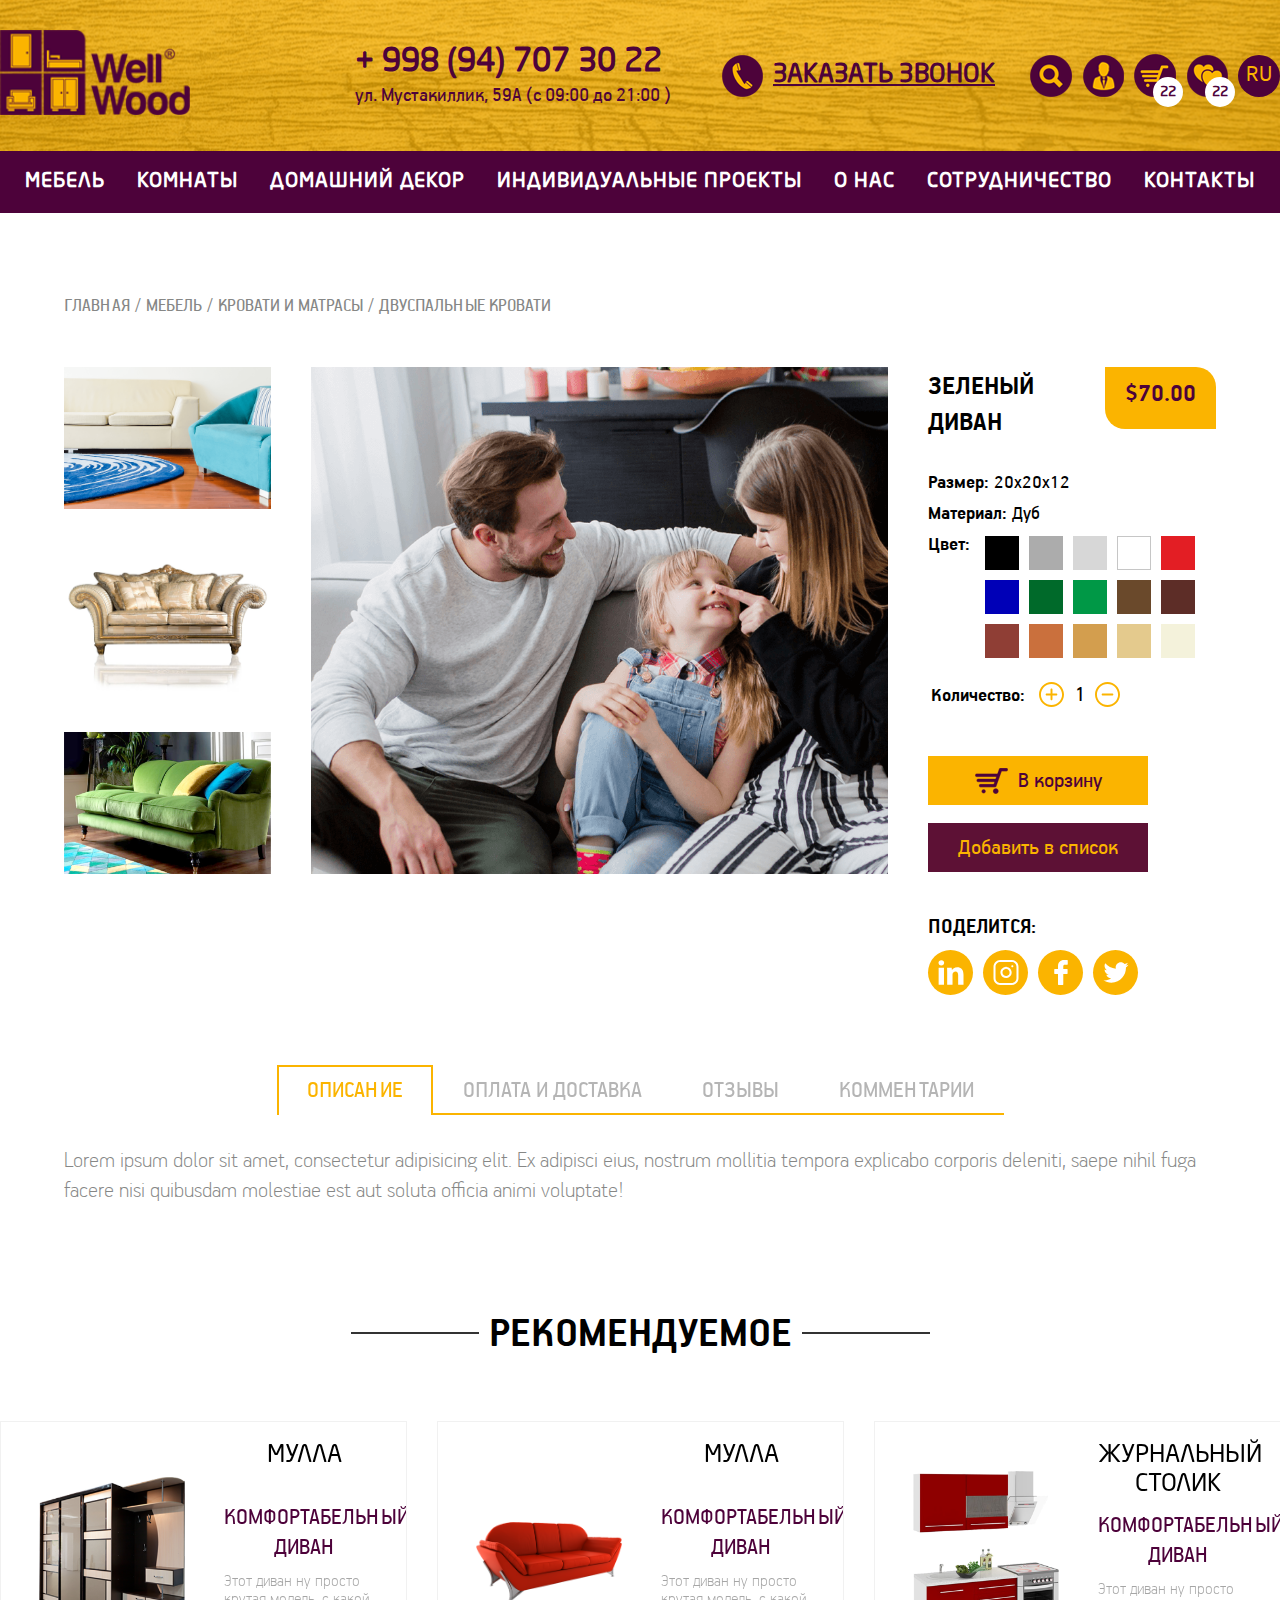
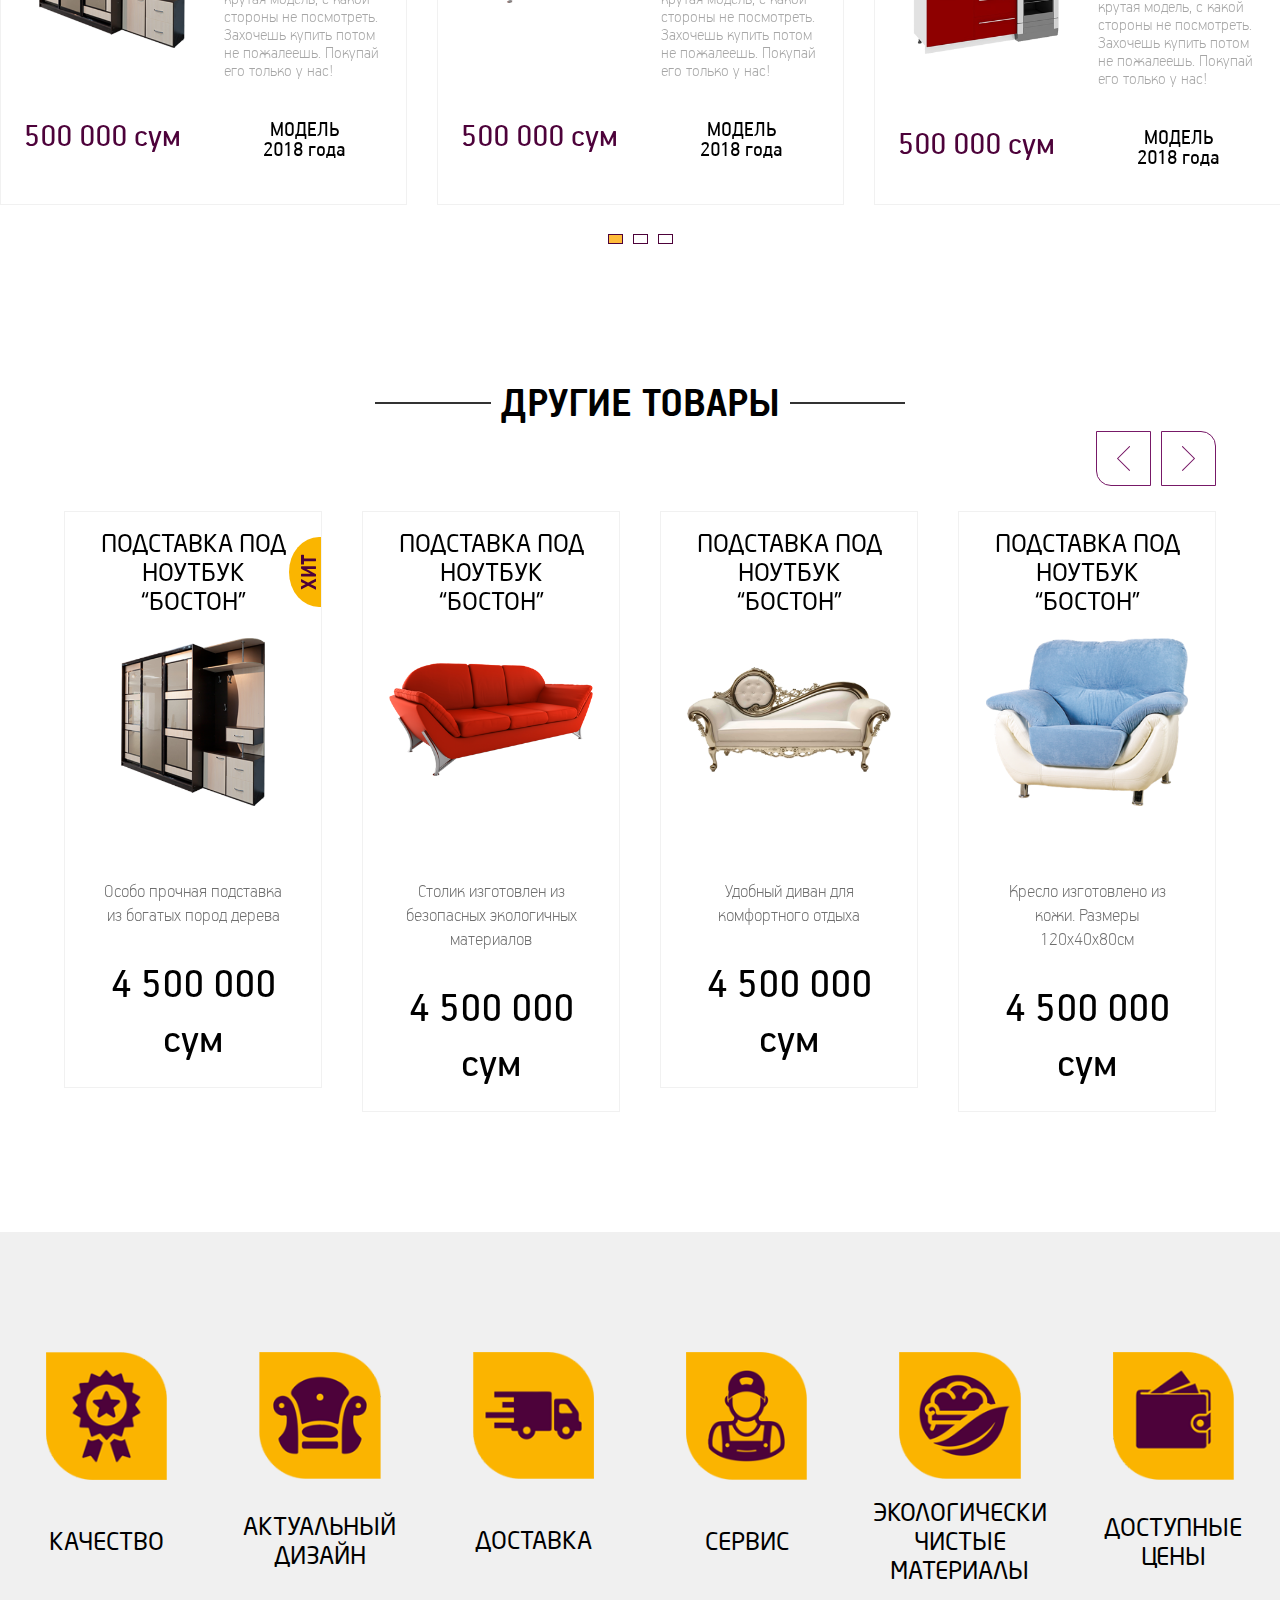
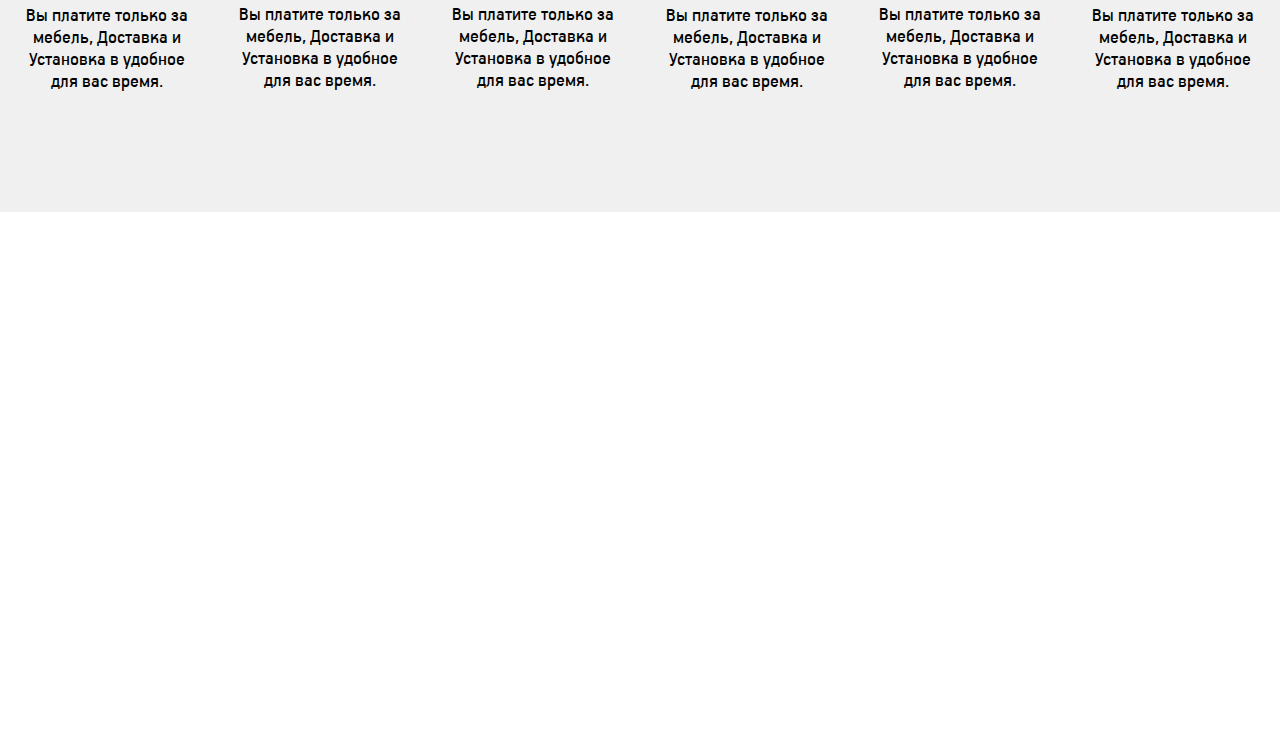
<file: pasport.html>
<!DOCTYPE html>
<html lang="en">
<head>
	<meta charset="UTF-8">
	<title>Wellwood</title>
	<meta name="handheldfriendly" content="true">
	<meta name="apple-mobile-web-app-capable" content="YES">
	<meta name="viewport" content="width=device-width, initial-scale=1">
	<link rel="stylesheet" type="text/css" href="assets/css/slick.css">
	<link rel="stylesheet" type="text/css" href="assets/css/slick-theme.css">
	<link rel="stylesheet" type="text/css" href="assets/css/aos.css">
	<link rel="stylesheet" type="text/css" href="assets/css/xzoom.css">
	<link rel="stylesheet" type="text/css" href="assets/css/shared.css">
	<link rel="stylesheet" type="text/css" href="assets/css/style.css">
</head>
<body>
	<div class="small_modal">
		<div class="box">
			<div class="closeBtn">
				<svg version="1.1" xmlns="http://www.w3.org/2000/svg" viewBox="0 0 44 44" xmlns:xlink="http://www.w3.org/1999/xlink" enable-background="new 0 0 44 44">
				  <path d="m22,0c-12.2,0-22,9.8-22,22s9.8,22 22,22 22-9.8 22-22-9.8-22-22-22zm3.2,22.4l7.5,7.5c0.2,0.2 0.3,0.5 0.3,0.7s-0.1,0.5-0.3,0.7l-1.4,1.4c-0.2,0.2-0.5,0.3-0.7,0.3-0.3,0-0.5-0.1-0.7-0.3l-7.5-7.5c-0.2-0.2-0.5-0.2-0.7,0l-7.5,7.5c-0.2,0.2-0.5,0.3-0.7,0.3-0.3,0-0.5-0.1-0.7-0.3l-1.4-1.4c-0.2-0.2-0.3-0.5-0.3-0.7s0.1-0.5 0.3-0.7l7.5-7.5c0.2-0.2 0.2-0.5 0-0.7l-7.5-7.5c-0.2-0.2-0.3-0.5-0.3-0.7s0.1-0.5 0.3-0.7l1.4-1.4c0.2-0.2 0.5-0.3 0.7-0.3s0.5,0.1 0.7,0.3l7.5,7.5c0.2,0.2 0.5,0.2 0.7,0l7.5-7.5c0.2-0.2 0.5-0.3 0.7-0.3 0.3,0 0.5,0.1 0.7,0.3l1.4,1.4c0.2,0.2 0.3,0.5 0.3,0.7s-0.1,0.5-0.3,0.7l-7.5,7.5c-0.2,0.1-0.2,0.5 3.55271e-15,0.7z"/>
				</svg>
			</div>
			<h6 class="neoSans">КОНСУЛЬТАЦИЯ <br> БЕСПЛАТНА!</h6>
			<input type="text" placeholder="Имя">
			<input type="text" placeholder="E-mail">
			<input type="text" placeholder="Телефон">
			<button type="submit" class="yellow_btn">Заказать званок</button>
		</div>
	</div>

	<div class="page_wrap">
		<header>
			<div class="minHeader">
				<div class="header">
					<div class="big_container flex_row_beet_cen">
						<div class="flex_row__cen">
							<div class="logo"><a href="#"><img src="assets/images/logo.png" alt=""></a></div>
							<div class="contactBox flex_row">
								<div class="flex_col">
									<a href="tel:998947073022" class="phone">+ 998 (94) 707 30 22</a>
									<div class="address">ул. Мустакиллик, 59А  (с 09:00 до 21:00 )</div>
								</div>
								<div class="btn requestCall flex_row__cen">
									<div class="circle-icon">
										<img src="assets/images/icons/phone-yellow.png" alt="">
									</div>
									<span>ЗАКАЗАТЬ ЗВОНОК</span>
								</div>
							</div>
						</div>
						<div class="rightBox flex_row_end_cen">
							<div class="buttons flex_row">
								<a href="#" class="search">
									<span class="circle-icon">
										<img src="assets/images/icons/search-yellow.png" alt="">
									</span>
									<input type="text" placeholder="найти зеленый диван">
									<span class="wd"></span>
								</a>
								<a href="#" id="login_btn">
									<span class="circle-icon">
										<img src="assets/images/icons/user-yellow.png" alt="">
									</span>
								</a>
								<a href="#">
									<span class="circle-icon">
										<img src="assets/images/icons/cart-yellow.png" alt="">
										<div class="count">22</div>
									</span>
								</a>
								<a href="#">
									<span class="circle-icon">
										<img src="assets/images/icons/wishlist-yellow.png" alt="">
										<div class="count">22</div>
									</span>
								</a>
								<div class="language">
									<span class="current">RU</span>
									<span class="others">
										<a href="#">EN</a>
										<a href="#">DE</a>
									</span>
								</div>
							</div>
						</div>
					</div>
				</div>
				<div style="background-color: #4d023a;">
					<div class="big_container">
						<div class="mainMenu">
							<ul class="flex_row_beet_cen">
								<li class="menu-item">
									<a href="#">МЕБЕЛЬ</a>
									<div class="dropdown-content2">
									  	<div class="dorpdown-mini">
											<span class="active" tab-id="tab-1">КРОВАТИ И МАТРАСЫ</span>
										    <span tab-id="tab-2">ШКАФЫ, КОМОДЫ, СТЕЛЛАЖИ</span>
										    <span tab-id="tab-3">МЯГКАЯ МЕБЕЛЬ</span>
										    <span tab-id="tab-4">СТОЛЫ И СТУЛЬЯ</span>
										    <span tab-id="tab-5">КУХНЯ</span>
									    </div>
									    <div class="navs">
									    	<div class="dropdown-max active" id="tab-1">
										    	<div class="a_block">
										    		<a href="#">ДВУХСПАЛЬНЫЕ КРОВАТИ</a>
													<a href="#">ОДНОСПАЛЬНЫЕ КРОВАТИ</a>
													<a href="#">ДИВАНЫ-КРОВАТИ</a>
													<a href="#">КРЕСЛА-КРОВАТИ</a>
													<a href="#">2-ЯРУСНЫЕ КРОВАТИ</a>
													<a href="#">МАТРАСЫ</a>
										    	</div>
										    	<div class="img_block">
										    		<img src="assets/images/image.png" alt="">
										    	</div>
										    </div>
									    	<div class="dropdown-max" id="tab-2">
										    	<div class="a_block active">
										    		<a href="#">ДВУХСПАЛЬНЫЕ КРОВАТИ</a>
													<a href="#">ОДНОСПАЛЬНЫЕ КРОВАТИ</a>
													<a href="#">ДИВАНЫ-КРОВАТИ</a>
													<a href="#">КРЕСЛА-КРОВАТИ</a>
										    	</div>
										    	<div class="img_block">
										    		<img src="assets/images/image.png" alt="">
										    	</div>
										    </div>
										    <div class="dropdown-max" id="tab-3">
										    	<div class="a_block active">
													<a href="#">КРЕСЛА-КРОВАТИ</a>
													<a href="#">2-ЯРУСНЫЕ КРОВАТИ</a>
													<a href="#">МАТРАСЫ</a>
										    	</div>
										    	<div class="img_block">
										    		<img src="assets/images/image.png" alt="">
										    	</div>
										    </div>
										    <div class="dropdown-max" id="tab-4">
										    	<div class="a_block active">
										    		<a href="#">ДВУХСПАЛЬНЫЕ КРОВАТИ</a>
													<a href="#">ОДНОСПАЛЬНЫЕ КРОВАТИ</a>
													<a href="#">ДИВАНЫ-КРОВАТИ</a>
													<a href="#">КРЕСЛА-КРОВАТИ</a>
													<a href="#">2-ЯРУСНЫЕ КРОВАТИ</a>
													<a href="#">МАТРАСЫ</a>
													<a href="#">ДВУХСПАЛЬНЫЕ КРОВАТИ</a>
													<a href="#">ОДНОСПАЛЬНЫЕ КРОВАТИ</a>
													<a href="#">ДИВАНЫ-КРОВАТИ</a>
										    	</div>
										    	<div class="img_block">
										    		<img src="assets/images/image.png" alt="">
										    	</div>
										    </div>
										    <div class="dropdown-max" id="tab-5">
										    	<div class="a_block active">
										    		<a href="#">ДВУХСПАЛЬНЫЕ КРОВАТИ</a>
													<a href="#">ОДНОСПАЛЬНЫЕ КРОВАТИ</a>
													<a href="#">ДИВАНЫ-КРОВАТИ</a>
													<a href="#">КРЕСЛА-КРОВАТИ</a>
													<a href="#">2-ЯРУСНЫЕ КРОВАТИ</a>
													<a href="#">МАТРАСЫ</a>
										    	</div>
										    	<div class="img_block">
										    		<img src="assets/images/image.png" alt="">
										    	</div>
										    </div>
									    </div>
									 </div>
								</li>
								<li class="menu-item">
									<a href="#">КОМНАТЫ</a>
									<div class="dropdown-content">
									  	<a href="#"><img src="assets/images/rooms/level-1.png" alt=""><span>ПРИХОЖАЯ</span></a>
									    <a href="#"><img src="assets/images/rooms/level-2.png" alt=""><span>ГОСТИНАЯ</span></a>
									    <a href="#"><img src="assets/images/rooms/level-3.png" alt=""><span>КУХНЯ</span></a>
									    <a href="#"><img src="assets/images/rooms/level-4.png" alt=""><span>СТОЛОВАЯ</span></a>
									    <a href="#"><img src="assets/images/rooms/level-5.png" alt=""><span>РАБОЧИЙ<br>
										КАБИНЕТ</span></a>
										<a href="#"><img src="assets/images/rooms/level-9.png" alt=""><span>СПАЛЬНЯ</span></a>
										<a href="#"><img src="assets/images/rooms/level-8.png" alt=""><span>ДЕТСКАЯ</span></a>
										<a href="#"><img src="assets/images/rooms/level-7.png" alt=""><span>ВАННАЯ</span></a>
										<a href="#"><img src="assets/images/rooms/level-10.png" alt=""><span>САДОВАЯ<br>
										МЕБЕЛЬ</span></a>
									</div>
								</li>
								<li class="menu-item"><a href="#">ДОМАШНИЙ ДЕКОР</a></li>
								<li class="menu-item"><a href="#">ИНДИВИДУАЛЬНЫЕ ПРОЕКТЫ</a></li>
								<li class="menu-item"><a href="#">О НАС</a></li>
								<li class="menu-item"><a href="#">СОТРУДНИЧЕСТВО</a></li>
								<li class="menu-item"><a href="#">КОНТАКТЫ</a></li>
							</ul>
						</div>
					</div>
				</div>
			</div>
		</header>


		<div class="fixedFooter">

		<section>
			<div class="medium_container">
				<div class="bread passport_bread">
					<a href="#">ГЛАВНАЯ</a>
					<a href="#">МЕБЕЛЬ</a>
					<a href="#">КРОВАТИ И МАТРАСЫ</a>
					<span>ДВУСПАЛЬНЫЕ КРОВАТИ</span>
				</div>
				<div class="passport_page">
					<div class="img-tab flex_row" style="position: relative;">
						<img class="xzoom" id="main_image" src="./assets/images/pasport/banner4.png" xoriginal="./assets/images/pasport/banner4.png">
						<div class="xzoom-thumbs thumb-images">
							<a href="./assets/images/pasport/banner3.png">
						    	<img class="xzoom-gallery xactive" width="80" src="./assets/images/pasport/banner3.png" xpreview="./assets/images/pasport/banner3.png">
						  	</a>
						  	<a href="./assets/images/sliders/slider2.png">
						    	<img class="xzoom-gallery xactive" width="80" src="./assets/images/sliders/slider2.png" xpreview="./assets/images/sliders/slider2.png">
						  	</a>
						  	<a href="./assets/images/pasport/Пасспорт4.png">
						    	<img class="xzoom-gallery xactive" width="80" src="./assets/images/pasport/Пасспорт4.png" xpreview="./assets/images/pasport/Пасспорт4.png">
						  	</a>
						</div>
					</div>
					<div class="options pasport-flex-row">
						<div class="flex_row_beet">
							<h1>ЗЕЛЕНЫЙ ДИВАН</h1>
							<div class="price">$70.00</div>
						</div>
						<div class="forms">
							<div class="info-mebel">
								<div class="label semibold">Размер:<span>20х20х12</span></div>
								<div class="label semibold">Материал:<span>Дуб</span></div>
								<div class="filter-color flex_row">
									<span class="semibold">Цвет:</span>
									<div class="fl">
										<div class="filter-item">
											<div class="wrapper" style="background-color: #000000;">
												<input type="checkbox">
												<div class="check"></div>
											</div>
										</div>
										<div class="filter-item">
											<div class="wrapper" style="background-color: #acacac;">
												<input type="checkbox">
												<div class="check"></div>
											</div>
										</div>
										<div class="filter-item">
											<div class="wrapper" style="background-color: #d7d7d7;">
												<input type="checkbox">
												<div class="check"></div>
											</div>
										</div>
										<div class="filter-item">
											<div class="wrapper" style="background-color: #ffffff; border: 1px solid #c6c6c6;">
												<input type="checkbox">
												<div class="check"></div>
											</div>
										</div>
										<div class="filter-item">
											<div class="wrapper" style="background-color: #e31e24;">
												<input type="checkbox">
												<div class="check"></div>
											</div>
										</div>
										<div class="filter-item">
											<div class="wrapper" style="background-color: #0000b7;">
												<input type="checkbox">
												<div class="check"></div>
											</div>
										</div>
										<div class="filter-item">
											<div class="wrapper" style="background-color: #006a2a;">
												<input type="checkbox">
												<div class="check"></div>
											</div>
										</div>
										<div class="filter-item">
											<div class="wrapper" style="background-color: #009846;">
												<input type="checkbox">
												<div class="check"></div>
											</div>
										</div>
										<div class="filter-item">
											<div class="wrapper" style="background-color: #6a492b;">
												<input type="checkbox">
												<div class="check"></div>
											</div>
										</div>
										<div class="filter-item">
											<div class="wrapper" style="background-color: #5d2d27;">
												<input type="checkbox">
												<div class="check"></div>
											</div>
										</div>
										<div class="filter-item">
											<div class="wrapper" style="background-color: #8f3e35;">
												<input type="checkbox">
												<div class="check"></div>
											</div>
										</div>
										<div class="filter-item">
											<div class="wrapper" style="background-color: #ca703d;">
												<input type="checkbox">
												<div class="check"></div>
											</div>
										</div>
										<div class="filter-item">
											<div class="wrapper" style="background-color: #d39e4e;">
												<input type="checkbox">
												<div class="check"></div>
											</div>
										</div>
										<div class="filter-item">
											<div class="wrapper" style="background-color: #e4ca8d;">
												<input type="checkbox">
												<div class="check"></div>
											</div>
										</div>
										<div class="filter-item">
											<div class="wrapper" style="background-color: #f4f2db;">
												<input type="checkbox">
												<div class="check"></div>
											</div>
										</div>
									</div>
								</div>
								<table style="margin-bottom: 40px; margin-top: 10px;">
									<tr>
										<td class="semibold label">Количество:</td>
										<td class="quantity flex_row_end_cen">
											<div class="add button">+<img  src="assets/images/svg/add.svg" alt=""></div>
											<input type="number" value="1" onKeyDown="if(this.value.length==3 && event.keyCode!=8) return false;" size="3">
											<div class="remove button">-<img  src="assets/images/svg/remove.svg" alt=""></div>
										</td>
									</tr>
								</table>

								<div style="display: inline-block;">
									<button class="cart flex_row_cen_cen">
										<img src="assets/images/icons/cart.png" alt="">
										<span>В корзину</span>
									</button>

									<button class="wishlist">
										<span>Добавить в список</span>
									</button>
								</div>

								<div class="subtitle_share">ПОДЕЛИТСЯ:</div>
								<div class="shares">
									<a href="#">
										<span class="icon">
											<svg version="1.1" id="Capa_1" xmlns="http://www.w3.org/2000/svg" xmlns:xlink="http://www.w3.org/1999/xlink" x="0px" y="0px"
												 viewBox="0 0 90 90" style="enable-background:new 0 0 90 90;" xml:space="preserve">
											<g>
												<g>
													<path d="M20.379,10.252c0,5.315-3.924,9.62-10.381,9.62C3.924,19.872,0,15.568,0,10.252
														c0-5.443,4.051-9.621,10.252-9.621C16.455,0.631,20.254,4.809,20.379,10.252z M0.506,89.368V27.468h19.242v61.901H0.506z"/>
													<path d="M31.262,47.215c0-7.721-0.252-14.176-0.504-19.747h16.707l0.889,8.608h0.379
														c2.531-4.053,8.734-10.002,19.115-10.002C80.506,26.074,90,34.556,90,52.784v36.585H70.758V55.063
														c0-7.976-2.785-13.417-9.748-13.417c-5.316,0-8.479,3.67-9.871,7.215c-0.508,1.265-0.635,3.038-0.635,4.811v35.697H31.262V47.215z
														"/>
												</g>
											</g>
											</svg>
										</span>
									</a>
									<a href="#">
										<span class="icon">
											<svg version="1.1" id="Layer_1" xmlns="http://www.w3.org/2000/svg" xmlns:xlink="http://www.w3.org/1999/xlink" x="0px" y="0px"
												 viewBox="0 0 512 512" style="enable-background:new 0 0 512 512;" xml:space="preserve">
											<g>
												<g>
													<path d="M373.659,0H138.341C62.06,0,0,62.06,0,138.341v235.318C0,449.94,62.06,512,138.341,512h235.318
														C449.94,512,512,449.94,512,373.659V138.341C512,62.06,449.94,0,373.659,0z M470.636,373.659
														c0,53.473-43.503,96.977-96.977,96.977H138.341c-53.473,0-96.977-43.503-96.977-96.977V138.341
														c0-53.473,43.503-96.977,96.977-96.977h235.318c53.473,0,96.977,43.503,96.977,96.977V373.659z"/>
												</g>
											</g>
											<g>
												<g>
													<path d="M370.586,238.141c-3.64-24.547-14.839-46.795-32.386-64.342c-17.547-17.546-39.795-28.746-64.341-32.385
														c-11.176-1.657-22.507-1.657-33.682,0c-30.336,4.499-57.103,20.541-75.372,45.172c-18.269,24.631-25.854,54.903-21.355,85.237
														c4.499,30.335,20.541,57.102,45.172,75.372c19.996,14.831,43.706,22.619,68.153,22.619c5.667,0,11.375-0.418,17.083-1.265
														c30.336-4.499,57.103-20.541,75.372-45.172C367.5,298.747,375.085,268.476,370.586,238.141z M267.791,327.632
														c-19.405,2.882-38.77-1.973-54.527-13.66c-15.757-11.687-26.019-28.811-28.896-48.216c-2.878-19.405,1.973-38.77,13.66-54.527
														c11.688-15.757,28.811-26.019,48.217-28.897c3.574-0.53,7.173-0.795,10.772-0.795s7.199,0.265,10.773,0.796
														c32.231,4.779,57.098,29.645,61.878,61.877C335.608,284.268,307.851,321.692,267.791,327.632z"/>
												</g>
											</g>
											<g>
												<g>
													<path d="M400.049,111.951c-3.852-3.851-9.183-6.058-14.625-6.058c-5.442,0-10.773,2.206-14.625,6.058
														c-3.851,3.852-6.058,9.174-6.058,14.625c0,5.451,2.207,10.773,6.058,14.625c3.852,3.851,9.183,6.058,14.625,6.058
														c5.442,0,10.773-2.206,14.625-6.058c3.851-3.852,6.058-9.183,6.058-14.625C406.107,121.133,403.9,115.802,400.049,111.951z"/>
												</g>
											</g>
											</svg>
										</span>
									</a>
									<a href="#">
										<span class="icon">
											<svg version="1.1" id="Capa_1" xmlns="http://www.w3.org/2000/svg" xmlns:xlink="http://www.w3.org/1999/xlink" x="0px" y="0px"
												 width="96.124px" height="96.123px" viewBox="0 0 96.124 96.123" style="enable-background:new 0 0 96.124 96.123;"
												 xml:space="preserve">
											<g>
												<path d="M72.089,0.02L59.624,0C45.62,0,36.57,9.285,36.57,23.656v10.907H24.037c-1.083,0-1.96,0.878-1.96,1.961v15.803
													c0,1.083,0.878,1.96,1.96,1.96h12.533v39.876c0,1.083,0.877,1.96,1.96,1.96h16.352c1.083,0,1.96-0.878,1.96-1.96V54.287h14.654
													c1.083,0,1.96-0.877,1.96-1.96l0.006-15.803c0-0.52-0.207-1.018-0.574-1.386c-0.367-0.368-0.867-0.575-1.387-0.575H56.842v-9.246
													c0-4.444,1.059-6.7,6.848-6.7l8.397-0.003c1.082,0,1.959-0.878,1.959-1.96V1.98C74.046,0.899,73.17,0.022,72.089,0.02z"/>
											</g>
											</svg>
										</span>
									</a>
									<a href="#">
										<span class="icon">
											<svg version="1.1" id="Capa_1" xmlns="http://www.w3.org/2000/svg" xmlns:xlink="http://www.w3.org/1999/xlink" x="0px" y="0px"
												 viewBox="0 0 612 612" style="enable-background:new 0 0 612 612;" xml:space="preserve">
											<g>
												<g>
													<path d="M612,116.258c-22.525,9.981-46.694,16.75-72.088,19.772c25.929-15.527,45.777-40.155,55.184-69.411
														c-24.322,14.379-51.169,24.82-79.775,30.48c-22.907-24.437-55.49-39.658-91.63-39.658c-69.334,0-125.551,56.217-125.551,125.513
														c0,9.828,1.109,19.427,3.251,28.606C197.065,206.32,104.556,156.337,42.641,80.386c-10.823,18.51-16.98,40.078-16.98,63.101
														c0,43.559,22.181,81.993,55.835,104.479c-20.575-0.688-39.926-6.348-56.867-15.756v1.568c0,60.806,43.291,111.554,100.693,123.104
														c-10.517,2.83-21.607,4.398-33.08,4.398c-8.107,0-15.947-0.803-23.634-2.333c15.985,49.907,62.336,86.199,117.253,87.194
														c-42.947,33.654-97.099,53.655-155.916,53.655c-10.134,0-20.116-0.612-29.944-1.721c55.567,35.681,121.536,56.485,192.438,56.485
														c230.948,0,357.188-191.291,357.188-357.188l-0.421-16.253C573.872,163.526,595.211,141.422,612,116.258z"/>
												</g>
											</g>
											</svg>
										</span>
									</a>
								</div>
							</div>	
						</div>	
					</div>
				</div>
			</div>
		</section>

		<section>
			<div class="medium_container">
				<div class="profile-tab style2">
					<div>
						<nav class="menu--ceres">
							<ul class="menu__list">
								<li class="menu__item" onclick="openCity(event, '_description')"><a href="#" class="menu__link" id="defaultOpen">ОПИСАНИЕ</a></li>
								<li class="menu__item" onclick="openCity(event, '_payment')"><a href="#" class="menu__link">ОПЛАТА И ДОСТАВКА</a></li>
								<li class="menu__item" onclick="openCity(event, '_reviews')"><a href="#" class="menu__link">ОТЗЫВЫ</a></li>
								<li class="menu__item" onclick="openCity(event, '_comments')"><a href="#" class="menu__link">КОММЕНТАРИИ</a></li>
							</ul>
						</nav>

						<!-- Tab content -->
						<div id="_description" class="tabcontent">
						  	Lorem ipsum dolor sit amet, consectetur adipisicing elit. Ex adipisci eius, nostrum mollitia tempora explicabo corporis deleniti, saepe nihil fuga facere nisi quibusdam molestiae est aut soluta officia animi voluptate!
						</div>
						<div id="_payment" class="tabcontent">
							Lorem ipsum dolor sit amet, consectetur adipisicing elit. Odit dolores, nostrum doloremque repellendus non cum accusantium officiis eius eaque a obcaecati porro recusandae praesentium at sunt provident sint aliquid voluptatibus.
						</div>
						<div id="_reviews" class="tabcontent">
						  Lorem ipsum dolor sit amet, consectetur adipisicing elit. Dolores dignissimos laborum eius vero fugiat omnis ad enim alias odio quidem accusamus animi labore, natus neque accusantium odit aut quis aliquid voluptate? Qui deserunt, ullam laboriosam esse laudantium tempore mollitia porro.
					    </div>
					    <div id="_comments" class="tabcontent">
						  Lorem ipsum dolor sit amet, consectetur adipisicing elit. Dolores dignissimos laborum eius vero fugiat omnis ad enim alias odio quidem accusamus animi labore, natus neque accusantium odit aut quis aliquid voluptate? Qui deserunt, ullam laboriosam esse laudantium tempore mollitia porro.
					    </div>
			        </div>   
			    </div>
			</div>
		</section>

		<section>
			<div class="sales padd70x0">
				<div class="big_container">
					<h3 class="underTitle text_center">РЕКОМЕНДУЕМОЕ</h3>
					<div class="boxes">
						<div class="slider">
							<div class="item">
								<div class="wrap">
									<div class="flex_row">
										<div class="leftBox col-6">
											<div class="img"><img src="assets/images/products/product1.png" class="main" alt=""></div>
										</div>
										<div class="rightBox col-6">
											<div class="text">
											<h4 class="brand">МУЛЛА</h4>
											<h4 class="title PFHandbook">КОМФОРТАБЕЛЬНЫЙ ДИВАН</h4>
											<p>Этот диван ну просто крутая модель, с какой стороны не посмотреть. Захочешь купить потом не пожалеешь. Покупай его только у нас!</p>
											</div>
											
										</div>
									</div>
									<div style="position: relative; padding-bottom: 30px;">
										<div class="flex_row">
											<div class="price col-6">500 000 сум</div>
											<div class="model col-6">МОДЕЛЬ <br> 2018 года</div>
										</div>
										<div class="tape small white-color">
											<button class="cart flex_row__cen">
												<img src="assets/images/icons/cart-white.png" alt="">
												<span>В корзину</span>
											</button>
											<button class="wishlist">
												<img src="assets/images/icons/wishlist-white.png" alt="">
											</button>
											<a href="#" class="see">
												<img src="assets/images/icons/eye-white.png" alt="">
											</a>
										</div>
									</div>
								</div>
							</div>
							<div class="item">
								<div class="wrap">
									<div class="flex_row">
										<div class="leftBox col-6">
											<div class="img"><img src="assets/images/products/product2.png" class="main" alt=""></div>
										</div>
										<div class="rightBox col-6">
											<div class="text">
											<h4 class="brand">МУЛЛА</h4>
											<h4 class="title PFHandbook">КОМФОРТАБЕЛЬНЫЙ ДИВАН</h4>
											<p>Этот диван ну просто крутая модель, с какой стороны не посмотреть. Захочешь купить потом не пожалеешь. Покупай его только у нас!</p>
											</div>
											
										</div>
									</div>
									<div style="position: relative; padding-bottom: 30px;">
										<div class="flex_row">
											<div class="price col-6">500 000 сум</div>
											<div class="model col-6">МОДЕЛЬ <br> 2018 года</div>
										</div>
										<div class="tape small white-color">
											<button class="cart flex_row__cen">
												<img src="assets/images/icons/cart-white.png" alt="">
												<span>В корзину</span>
											</button>
											<button class="wishlist">
												<img src="assets/images/icons/wishlist-white.png" alt="">
											</button>
											<a href="#" class="see">
												<img src="assets/images/icons/eye-white.png" alt="">
											</a>
										</div>
									</div>
								</div>
							</div>
							<div class="item">
								<div class="wrap">
									<div class="flex_row">
										<div class="leftBox col-6">
											<div class="img"><img src="assets/images/products/product8.png" class="main" alt=""></div>
										</div>
										<div class="rightBox col-6">
											<div class="text">
											<h4 class="brand">ЖУРНАЛЬНЫЙ СТОЛИК</h4>
											<h4 class="title PFHandbook">КОМФОРТАБЕЛЬНЫЙ ДИВАН</h4>
											<p>Этот диван ну просто крутая модель, с какой стороны не посмотреть. Захочешь купить потом не пожалеешь. Покупай его только у нас!</p>
											</div>
											
										</div>
									</div>
									<div style="position: relative; padding-bottom: 30px;">
										<div class="flex_row">
											<div class="price col-6">500 000 сум</div>
											<div class="model col-6">МОДЕЛЬ <br> 2018 года</div>
										</div>
										<div class="tape small white-color">
											<button class="cart flex_row__cen">
												<img src="assets/images/icons/cart-white.png" alt="">
												<span>В корзину</span>
											</button>
											<button class="wishlist">
												<img src="assets/images/icons/wishlist-white.png" alt="">
											</button>
											<a href="#" class="see">
												<img src="assets/images/icons/eye-white.png" alt="">
											</a>
										</div>
									</div>
								</div>
							</div>
							<div class="item">
								<div class="wrap">
									<div class="flex_row">
										<div class="leftBox col-6">
											<div class="img"><img src="assets/images/products/product1.png" class="main" alt=""></div>
										</div>
										<div class="rightBox col-6">
											<div class="text">
											<h4 class="brand">МУЛЛА</h4>
											<h4 class="title PFHandbook">КОМФОРТАБЕЛЬНЫЙ ДИВАН</h4>
											<p>Этот диван ну просто крутая модель, с какой стороны не посмотреть. Захочешь купить потом не пожалеешь. Покупай его только у нас!</p>
											</div>
											
										</div>
									</div>
									<div style="position: relative; padding-bottom: 30px;">
										<div class="flex_row">
											<div class="price col-6">500 000 сум</div>
											<div class="model col-6">МОДЕЛЬ <br> 2018 года</div>
										</div>
										<div class="tape small white-color">
											<button class="cart flex_row__cen">
												<img src="assets/images/icons/cart-white.png" alt="">
												<span>В корзину</span>
											</button>
											<button class="wishlist">
												<img src="assets/images/icons/wishlist-white.png" alt="">
											</button>
											<a href="#" class="see">
												<img src="assets/images/icons/eye-white.png" alt="">
											</a>
										</div>
									</div>
								</div>
							</div>
							<div class="item">
								<div class="wrap">
									<div class="flex_row">
										<div class="leftBox col-6">
											<div class="img"><img src="assets/images/products/product1.png" class="main" alt=""></div>
										</div>
										<div class="rightBox col-6">
											<div class="text">
											<h4 class="brand">МУЛЛА</h4>
											<h4 class="title PFHandbook">КОМФОРТАБЕЛЬНЫЙ ДИВАН</h4>
											<p>Этот диван ну просто крутая модель, с какой стороны не посмотреть. Захочешь купить потом не пожалеешь. Покупай его только у нас!</p>
											</div>
											
										</div>
									</div>
									<div style="position: relative; padding-bottom: 30px;">
										<div class="flex_row">
											<div class="price col-6">500 000 сум</div>
											<div class="model col-6">МОДЕЛЬ <br> 2018 года</div>
										</div>
										<div class="tape small white-color">
											<button class="cart flex_row__cen">
												<img src="assets/images/icons/cart-white.png" alt="">
												<span>В корзину</span>
											</button>
											<button class="wishlist">
												<img src="assets/images/icons/wishlist-white.png" alt="">
											</button>
											<a href="#" class="see">
												<img src="assets/images/icons/eye-white.png" alt="">
											</a>
										</div>
									</div>
								</div>
							</div>
						</div>						
					</div>
				</div>
			</div>
		</section>

		<section>
			<div class="ideas best-sales padd70x0" style="padding-top: 0px;">
				<div class="medium_container">
					<h3 class="underTitle text_center">ДРУГИЕ ТОВАРЫ</h3>
					<div class="boxes">
						<div class="arrows">
							<div class="leftArrow">
								<svg version="1.1" id="Layer_1" xmlns="http://www.w3.org/2000/svg" xmlns:xlink="http://www.w3.org/1999/xlink" x="0px" y="0px"
									 viewBox="0 0 511.641 511.641" style="enable-background:new 0 0 511.641 511.641;" xml:space="preserve">
								<g>
									<g>
										<path d="M148.32,255.76L386.08,18c4.053-4.267,3.947-10.987-0.213-15.04c-4.16-3.947-10.667-3.947-14.827,0L125.707,248.293
											c-4.16,4.16-4.16,10.88,0,15.04L371.04,508.667c4.267,4.053,10.987,3.947,15.04-0.213c3.947-4.16,3.947-10.667,0-14.827
											L148.32,255.76z"/>
									</g>
								</g>
								</svg>
							</div>
							<div class="rightArrow">
								<svg version="1.1" id="Layer_1" xmlns="http://www.w3.org/2000/svg" xmlns:xlink="http://www.w3.org/1999/xlink" x="0px" y="0px"
									 viewBox="0 0 511.949 511.949" style="enable-background:new 0 0 511.949 511.949;" xml:space="preserve">
								<g>
									<g>
										<path d="M386.235,248.308L140.902,2.975c-4.267-4.053-10.987-3.947-15.04,0.213c-3.947,4.16-3.947,10.667,0,14.827l237.76,237.76
											l-237.76,237.867c-4.267,4.053-4.373,10.88-0.213,15.04c4.053,4.267,10.88,4.373,15.04,0.213c0.107-0.107,0.213-0.213,0.213-0.213
											l245.333-245.333C390.395,259.188,390.395,252.468,386.235,248.308z"/>
									</g>
								</g>
								</svg>
							</div>
						</div>
						<div class="flex_row slider">
							<div class="product-item">
							<div class="wrap">
								<div class="xit">ХИТ</div>
								<h4>ПОДСТАВКА ПОД НОУТБУК “БОСТОН”</h4>
								<div class="img">
									<img src="assets/images/products/product1.png" class="main" alt="">
									<div class="tape">
										<button class="cart flex_row__cen">
											<img src="assets/images/icons/cart.png" alt="">
											<span>В корзину</span>
										</button>
										<button class="wishlist">
											<img src="assets/images/icons/wishlist.png" alt="">
										</button>
										<a href="#" class="see">
											<img src="assets/images/icons/eye.png" alt="">
										</a>
									</div>
								</div>
								<div class="caption">
									<div class="desc">Особо прочная подставка из богатых пород дерева</div>
									<div class="price">4 500 000 сум</div>
								</div>
							</div>
						</div>

						<div class="product-item">
							<div class="wrap">
								<h4>ПОДСТАВКА ПОД НОУТБУК “БОСТОН”</h4>
								<div class="img">
									<img src="assets/images/products/product2.png" class="main" alt="">
									<div class="tape">
										<button class="cart flex_row__cen">
											<img src="assets/images/icons/cart.png" alt="">
											<span>В корзину</span>
										</button>
										<button class="wishlist">
											<img src="assets/images/icons/wishlist.png" alt="">
										</button>
										<a href="#" class="see">
											<img src="assets/images/icons/eye.png" alt="">
										</a>
									</div>
								</div>
								<div class="caption">
									<div class="desc">Столик изготовлен из безопасных экологичных материалов</div>
									<div class="price">4 500 000 сум</div>
								</div>
							</div>
						</div>

						<div class="product-item">
							<div class="wrap">
								<h4>ПОДСТАВКА ПОД НОУТБУК “БОСТОН”</h4>
								<div class="img">
									<img src="assets/images/products/product3.png" class="main" alt="">
									<div class="tape">
										<button class="cart flex_row__cen">
											<img src="assets/images/icons/cart.png" alt="">
											<span>В корзину</span>
										</button>
										<button class="wishlist">
											<img src="assets/images/icons/wishlist.png" alt="">
										</button>
										<a href="#" class="see">
											<img src="assets/images/icons/eye.png" alt="">
										</a>
									</div>
								</div>
								<div class="caption">
									<div class="desc">Удобный диван для комфортного отдыха</div>
									<div class="price">4 500 000 сум</div>
								</div>
							</div>
						</div>

						<div class="product-item">
							<div class="wrap">
								<h4>ПОДСТАВКА ПОД НОУТБУК “БОСТОН”</h4>
								<div class="img">
									<img src="assets/images/products/product4.png" class="main" alt="">
									<div class="tape">
										<button class="cart flex_row__cen">
											<img src="assets/images/icons/cart.png" alt="">
											<span>В корзину</span>
										</button>
										<button class="wishlist">
											<img src="assets/images/icons/wishlist.png" alt="">
										</button>
										<a href="#" class="see">
											<img src="assets/images/icons/eye.png" alt="">
										</a>
									</div>
								</div>
								<div class="caption">
									<div class="desc">Кресло изготовлено из кожи. Размеры 120х40х80см</div>
									<div class="price">4 500 000 сум</div>
								</div>
							</div>
						</div>
						</div>
					</div>
				</div>
			</div>
		</section>


		<section>
			<div class="advantages padd70x0">
				<div class="big_container flex_row">
					<div class="item">
						<div class="wrap text_center">
							<img src="assets/images/icons/advantage1.png" alt="">
							<h4 class="title">КАЧЕСТВО</h4>
							<p>Вы платите только за мебель, Доставка и Установка в удобное для вас время.</p>
						</div>
					</div>
					<div class="item">
						<div class="wrap text_center">
							<img src="assets/images/icons/advantage2.png" alt="">
							<h4 class="title">АКТУАЛЬНЫЙ <br> ДИЗАЙН</h4>
							<p>Вы платите только за мебель, Доставка и Установка в удобное для вас время.</p>
						</div>
					</div>
					<div class="item">
						<div class="wrap text_center">
							<img src="assets/images/icons/advantage3.png" alt="">
							<h4 class="title">ДОСТАВКА</h4>
							<p>Вы платите только за мебель, Доставка и Установка в удобное для вас время.</p>
						</div>
					</div>
					<div class="item">
						<div class="wrap text_center">
							<img src="assets/images/icons/advantage4.png" alt="">
							<h4 class="title">СЕРВИС</h4>
							<p>Вы платите только за мебель, Доставка и Установка в удобное для вас время.</p>
						</div>
					</div>
					<div class="item">
						<div class="wrap text_center">
							<img src="assets/images/icons/advantage5.png" alt="">
							<h4 class="title">ЭКОЛОГИЧЕСКИ <br> ЧИСТЫЕ МАТЕРИАЛЫ</h4>
							<p>Вы платите только за мебель, Доставка и Установка в удобное для вас время.</p>
						</div>
					</div>
					<div class="item">
						<div class="wrap text_center">
							<img src="assets/images/icons/advantage6.png" alt="">
							<h4 class="title">ДОСТУПНЫЕ <br> ЦЕНЫ</h4>
							<p>Вы платите только за мебель, Доставка и Установка в удобное для вас время.</p>
						</div>
					</div>
				</div>
			</div>
		</section>

		</div>

		<footer>
			<div class="footer padd70x0 style2" id="footer" style="padding-bottom: 50px;">
				<div class="medium_container flex_row_beet">
					<div class="leftBox">
						<div class="menus flex_row">
							<ul>
								<li><a href="#">Мебель</a></li>
								<li><a href="#">Комнаты</a></li>
								<li><a href="#">Домашний декор</a></li>
								<li><a href="#">Индивидуальные проекты</a></li>
								<li><a href="#">О нас</a></li>
								<li><a href="#">Сотрудничество</a></li>
								<li><a href="#">Контакты</a></li>
							</ul>
							<ul>
								<li><a href="#">Кровати и матрасы</a></li>
								<li><a href="#">Шкафы, комоды</a></li>
								<li><a href="#">Стеллажи</a></li>
								<li><a href="#">Мягкая мебель</a></li>
								<li><a href="#">Столы и стулья</a></li>
								<li><a href="#">Кухни</a></li>
								<li><a href="#">Комнаты</a></li>
							</ul>
							<ul>
								<li><a href="#">Полки</a></li>
								<li><a href="#">Часы</a></li>
								<li><a href="#">Настольные аксессуары</a></li>
								<li><a href="#">Посуда</a></li>
								<li><a href="#">Корзины</a></li>
								<li><a href="#">Ванна</a></li>
								<li><a href="#">Освещение</a></li>
								<li><a href="#">Подсвечники</a></li>
								<li><a href="#">Керамика</a></li>
							</ul>
						</div>
						<div class="bottom flex_row_beet">
							<div class="copyright">
								<a href="#"><span>Developed by</span><img src="assets/images/logo-golden-minds.png" alt=""></a>
								<div>Copyright @ Все права защищены</div>
							</div>
							<a href="#" class="yellow_btn">Написать нам</a>
						</div>
					</div>

					<div class="rightBox">
						<div class="contact-box">
							<div class="table-cell" style="padding-right: 20px;">
								<div>Мы ждем ваших писем:</div>
								<div>Адрес:</div>
								<div>Телефон:</div>
							</div>
							<div class="table-cell">
								<div><a href="#">info@WellWood.uz</a></div>
								<div>ул. Мустакиллик, 59А</div>
								<div><a href="#">+998 (94) 707 30 22</a><span>(с 09:00 до 21:00)</span></div>
							</div>
						</div>
						<div class="payment">
							<span>Мы принимаем:</span>
							<div class="boxes">
								<a href="#"><img src="assets/images/payme.png" alt=""></a>
								<a href="#"><img src="assets/images/click.png" alt=""></a>
								<a href="#"><img src="assets/images/uzcard.png" alt=""></a>
							</div>
						</div>
						<div class="social_icons">
							<span>Подписывайтесь:</span>
							<div class="social">
								<a href="#">
									<span class="circle-icon">
										<svg version="1.1" id="Capa_1" xmlns="http://www.w3.org/2000/svg" xmlns:xlink="http://www.w3.org/1999/xlink" x="0px" y="0px"
											 viewBox="0 0 90 90" style="enable-background:new 0 0 90 90;" xml:space="preserve">
										<g>
											<g>
												<path d="M20.379,10.252c0,5.315-3.924,9.62-10.381,9.62C3.924,19.872,0,15.568,0,10.252
													c0-5.443,4.051-9.621,10.252-9.621C16.455,0.631,20.254,4.809,20.379,10.252z M0.506,89.368V27.468h19.242v61.901H0.506z"/>
												<path d="M31.262,47.215c0-7.721-0.252-14.176-0.504-19.747h16.707l0.889,8.608h0.379
													c2.531-4.053,8.734-10.002,19.115-10.002C80.506,26.074,90,34.556,90,52.784v36.585H70.758V55.063
													c0-7.976-2.785-13.417-9.748-13.417c-5.316,0-8.479,3.67-9.871,7.215c-0.508,1.265-0.635,3.038-0.635,4.811v35.697H31.262V47.215z
													"/>
											</g>
										</g>
										</svg>
									</span>
								</a>
								<a href="#">
									<span class="circle-icon">
										<svg version="1.1" id="Layer_1" xmlns="http://www.w3.org/2000/svg" xmlns:xlink="http://www.w3.org/1999/xlink" x="0px" y="0px"
											 viewBox="0 0 512 512" style="enable-background:new 0 0 512 512;" xml:space="preserve">
										<g>
											<g>
												<path d="M373.659,0H138.341C62.06,0,0,62.06,0,138.341v235.318C0,449.94,62.06,512,138.341,512h235.318
													C449.94,512,512,449.94,512,373.659V138.341C512,62.06,449.94,0,373.659,0z M470.636,373.659
													c0,53.473-43.503,96.977-96.977,96.977H138.341c-53.473,0-96.977-43.503-96.977-96.977V138.341
													c0-53.473,43.503-96.977,96.977-96.977h235.318c53.473,0,96.977,43.503,96.977,96.977V373.659z"/>
											</g>
										</g>
										<g>
											<g>
												<path d="M370.586,238.141c-3.64-24.547-14.839-46.795-32.386-64.342c-17.547-17.546-39.795-28.746-64.341-32.385
													c-11.176-1.657-22.507-1.657-33.682,0c-30.336,4.499-57.103,20.541-75.372,45.172c-18.269,24.631-25.854,54.903-21.355,85.237
													c4.499,30.335,20.541,57.102,45.172,75.372c19.996,14.831,43.706,22.619,68.153,22.619c5.667,0,11.375-0.418,17.083-1.265
													c30.336-4.499,57.103-20.541,75.372-45.172C367.5,298.747,375.085,268.476,370.586,238.141z M267.791,327.632
													c-19.405,2.882-38.77-1.973-54.527-13.66c-15.757-11.687-26.019-28.811-28.896-48.216c-2.878-19.405,1.973-38.77,13.66-54.527
													c11.688-15.757,28.811-26.019,48.217-28.897c3.574-0.53,7.173-0.795,10.772-0.795s7.199,0.265,10.773,0.796
													c32.231,4.779,57.098,29.645,61.878,61.877C335.608,284.268,307.851,321.692,267.791,327.632z"/>
											</g>
										</g>
										<g>
											<g>
												<path d="M400.049,111.951c-3.852-3.851-9.183-6.058-14.625-6.058c-5.442,0-10.773,2.206-14.625,6.058
													c-3.851,3.852-6.058,9.174-6.058,14.625c0,5.451,2.207,10.773,6.058,14.625c3.852,3.851,9.183,6.058,14.625,6.058
													c5.442,0,10.773-2.206,14.625-6.058c3.851-3.852,6.058-9.183,6.058-14.625C406.107,121.133,403.9,115.802,400.049,111.951z"/>
											</g>
										</g>
										</svg>
									</span>
								</a>
								<a href="#">
									<span class="circle-icon">
										<svg version="1.1" id="Capa_1" xmlns="http://www.w3.org/2000/svg" xmlns:xlink="http://www.w3.org/1999/xlink" x="0px" y="0px"
											 width="96.124px" height="96.123px" viewBox="0 0 96.124 96.123" style="enable-background:new 0 0 96.124 96.123;"
											 xml:space="preserve">
										<g>
											<path d="M72.089,0.02L59.624,0C45.62,0,36.57,9.285,36.57,23.656v10.907H24.037c-1.083,0-1.96,0.878-1.96,1.961v15.803
												c0,1.083,0.878,1.96,1.96,1.96h12.533v39.876c0,1.083,0.877,1.96,1.96,1.96h16.352c1.083,0,1.96-0.878,1.96-1.96V54.287h14.654
												c1.083,0,1.96-0.877,1.96-1.96l0.006-15.803c0-0.52-0.207-1.018-0.574-1.386c-0.367-0.368-0.867-0.575-1.387-0.575H56.842v-9.246
												c0-4.444,1.059-6.7,6.848-6.7l8.397-0.003c1.082,0,1.959-0.878,1.959-1.96V1.98C74.046,0.899,73.17,0.022,72.089,0.02z"/>
										</g>
										</svg>
									</span>
								</a>
								<a href="#">
									<span class="circle-icon">
										<svg version="1.1" id="Capa_1" xmlns="http://www.w3.org/2000/svg" xmlns:xlink="http://www.w3.org/1999/xlink" x="0px" y="0px"
											 viewBox="0 0 612 612" style="enable-background:new 0 0 612 612;" xml:space="preserve">
										<g>
											<g>
												<path d="M612,116.258c-22.525,9.981-46.694,16.75-72.088,19.772c25.929-15.527,45.777-40.155,55.184-69.411
													c-24.322,14.379-51.169,24.82-79.775,30.48c-22.907-24.437-55.49-39.658-91.63-39.658c-69.334,0-125.551,56.217-125.551,125.513
													c0,9.828,1.109,19.427,3.251,28.606C197.065,206.32,104.556,156.337,42.641,80.386c-10.823,18.51-16.98,40.078-16.98,63.101
													c0,43.559,22.181,81.993,55.835,104.479c-20.575-0.688-39.926-6.348-56.867-15.756v1.568c0,60.806,43.291,111.554,100.693,123.104
													c-10.517,2.83-21.607,4.398-33.08,4.398c-8.107,0-15.947-0.803-23.634-2.333c15.985,49.907,62.336,86.199,117.253,87.194
													c-42.947,33.654-97.099,53.655-155.916,53.655c-10.134,0-20.116-0.612-29.944-1.721c55.567,35.681,121.536,56.485,192.438,56.485
													c230.948,0,357.188-191.291,357.188-357.188l-0.421-16.253C573.872,163.526,595.211,141.422,612,116.258z"/>
											</g>
										</g>
										</svg>
									</span>
								</a>
							</div>
						</div>
					</div>
				</div>
			</div>
		</footer>
	</div>
	

	<script type="text/javascript" src="assets/js/jquery-3.2.1.min.js"></script>
	<script type="text/javascript" src="assets/js/aos.js"></script>
	<script type="text/javascript" src="assets/js/xzoom.js"></script>
	<script type="text/javascript" src="assets/js/slick.min.js"></script>
	<script type="text/javascript" src="assets/js/main.js"></script>

	<script type="text/javascript">
		function openCity(evt, cityName) {

		    // Declare all variables
		    var i, tabcontent, tablinks;

		    // Get all elements with class="tabcontent" and hide them
		    tabcontent = document.getElementsByClassName("tabcontent");
		    for (i = 0; i < tabcontent.length; i++) {
		        tabcontent[i].style.display = "none";
		    }

		    // Get all elements with class="tablinks" and remove the class "active"
		    tablinks = document.getElementsByClassName("menu__item");
		    for (i = 0; i < tablinks.length; i++) {
		        tablinks[i].className = tablinks[i].className.replace(" menu__item--current", "");
		    }

		    // Show the current tab, and add an "active" class to the button that opened the tab
		    document.getElementById(cityName).style.display = "block";
		    evt.currentTarget.className += " menu__item--current";
		}

		document.getElementById("defaultOpen").click();
		
		$('.menu--ceres a').eq(0).parent().addClass('menu__item--current');

		$('.menu--ceres a').click(function(e){
			e.preventDefault();
		});

	</script>
	
	<!-- xzoom -->
	<script>
	$(document).ready(function(){
		$("#main_image, .xzoom-gallery").xzoom({
			tint: '#f1f1f1', 
			Xoffset: 15,
			position: 'lens', 
			lensShape: 'circle', 
			scroll: false,
			sourceClass: 'xzoom-hidden',
			zoomWidth: 300,
			zoomHeight: 300,
		});
	});
	</script>

</body>
</html>
</file>
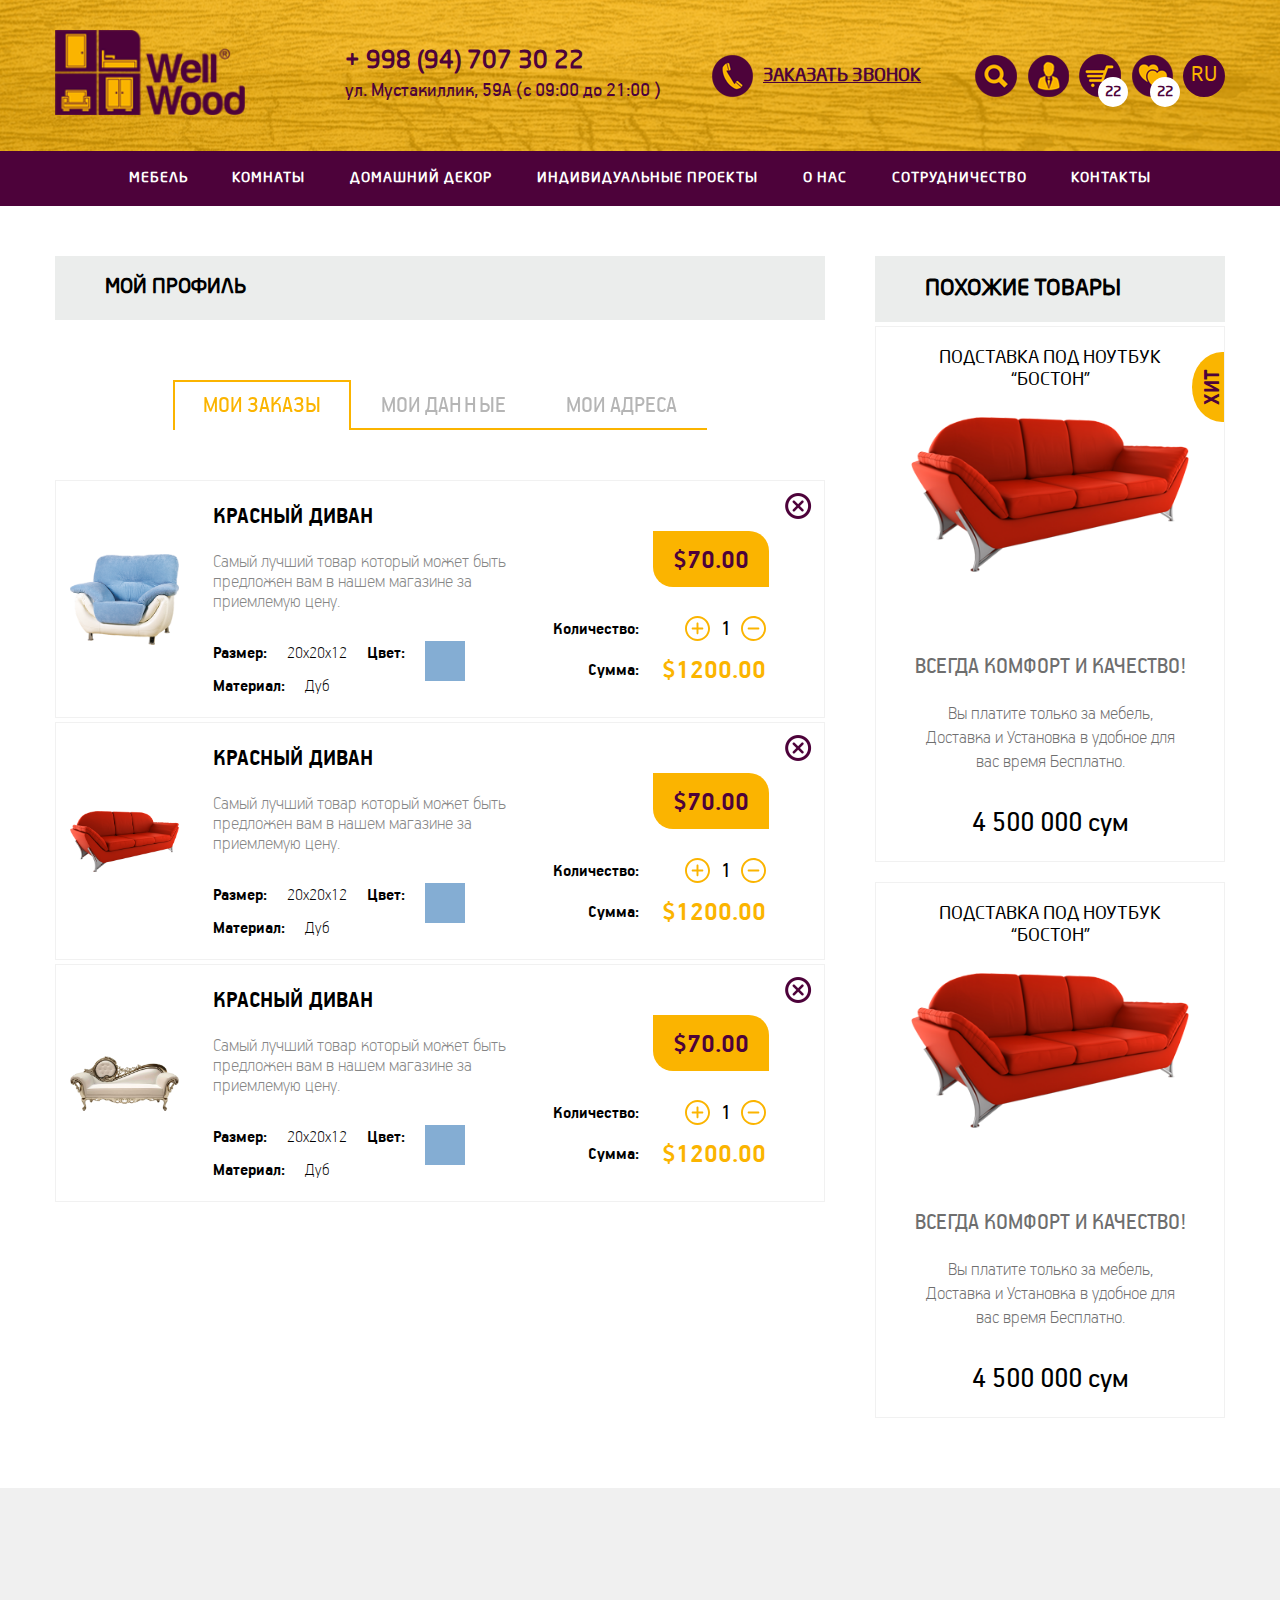
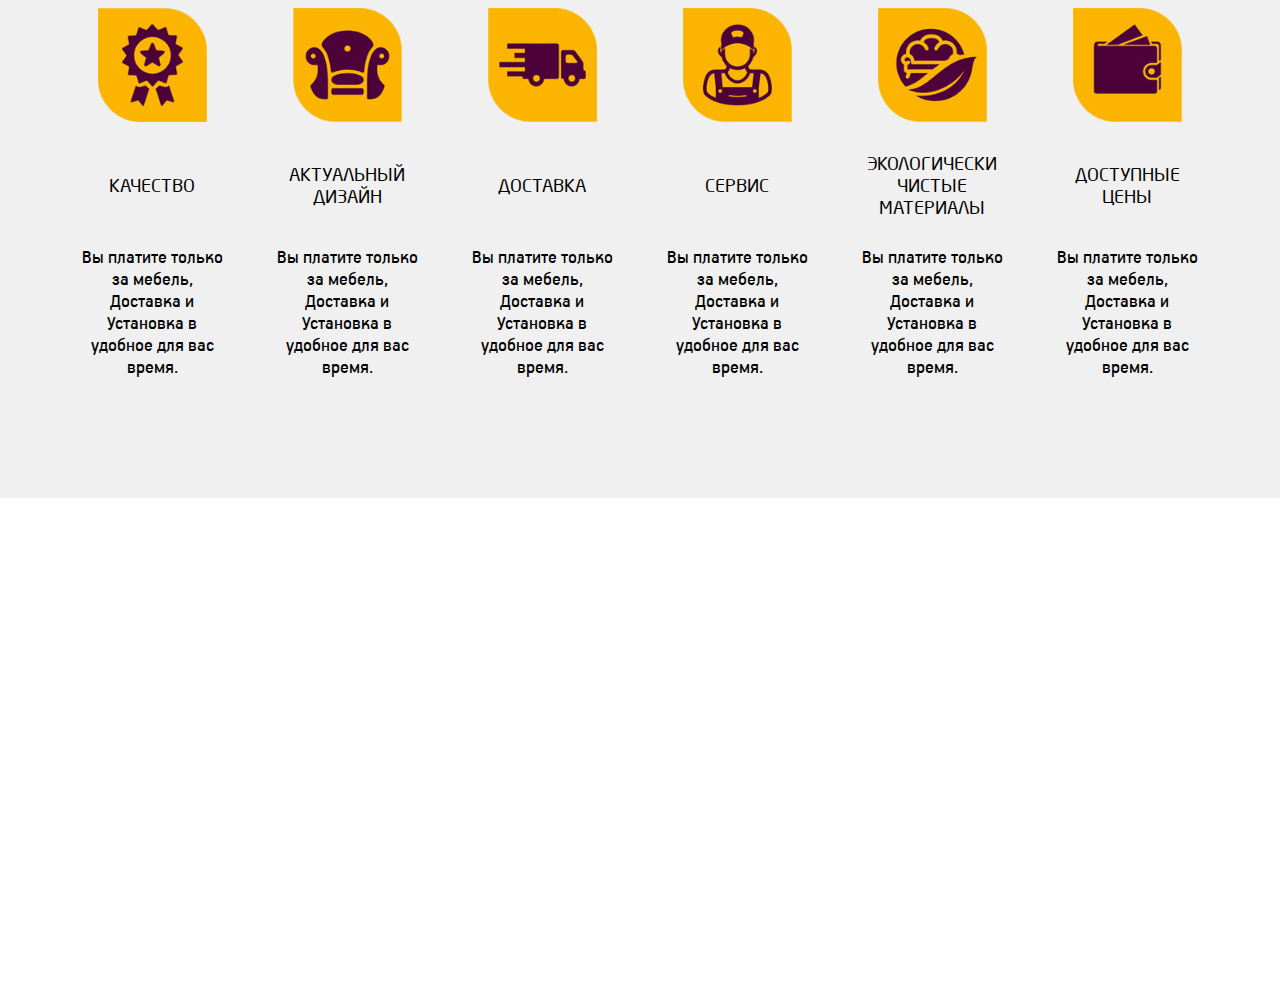
<file: profile.html>
<!DOCTYPE html>
<html lang="en">
<head>
	<meta charset="UTF-8">
	<title>Wellwood</title>
	<meta name="handheldfriendly" content="true">
	<meta name="apple-mobile-web-app-capable" content="YES">
	<meta name="viewport" content="width=device-width, initial-scale=1">
	<link rel="stylesheet" type="text/css" href="assets/css/slick.css">
	<link rel="stylesheet" type="text/css" href="assets/css/slick-theme.css">
	<link rel="stylesheet" type="text/css" href="assets/css/aos.css">
	<link rel="stylesheet" type="text/css" href="assets/css/chosen.css">
	<link rel="stylesheet" type="text/css" href="assets/css/addSlider.css">
	<link rel="stylesheet" type="text/css" href="assets/css/shared.css">
	<link rel="stylesheet" type="text/css" href="assets/css/style.css">
	<link rel="stylesheet" type="text/css" href="assets/css/responsive.css">

</head>
<body>

	<div class="small_modal">
		<div class="box">
			<div class="closeBtn">
				<svg version="1.1" xmlns="http://www.w3.org/2000/svg" viewBox="0 0 44 44" xmlns:xlink="http://www.w3.org/1999/xlink" enable-background="new 0 0 44 44">
				  <path d="m22,0c-12.2,0-22,9.8-22,22s9.8,22 22,22 22-9.8 22-22-9.8-22-22-22zm3.2,22.4l7.5,7.5c0.2,0.2 0.3,0.5 0.3,0.7s-0.1,0.5-0.3,0.7l-1.4,1.4c-0.2,0.2-0.5,0.3-0.7,0.3-0.3,0-0.5-0.1-0.7-0.3l-7.5-7.5c-0.2-0.2-0.5-0.2-0.7,0l-7.5,7.5c-0.2,0.2-0.5,0.3-0.7,0.3-0.3,0-0.5-0.1-0.7-0.3l-1.4-1.4c-0.2-0.2-0.3-0.5-0.3-0.7s0.1-0.5 0.3-0.7l7.5-7.5c0.2-0.2 0.2-0.5 0-0.7l-7.5-7.5c-0.2-0.2-0.3-0.5-0.3-0.7s0.1-0.5 0.3-0.7l1.4-1.4c0.2-0.2 0.5-0.3 0.7-0.3s0.5,0.1 0.7,0.3l7.5,7.5c0.2,0.2 0.5,0.2 0.7,0l7.5-7.5c0.2-0.2 0.5-0.3 0.7-0.3 0.3,0 0.5,0.1 0.7,0.3l1.4,1.4c0.2,0.2 0.3,0.5 0.3,0.7s-0.1,0.5-0.3,0.7l-7.5,7.5c-0.2,0.1-0.2,0.5 3.55271e-15,0.7z"/>
				</svg>
			</div>
			<h6 class="neoSans">КОНСУЛЬТАЦИЯ <br> БЕСПЛАТНА!</h6>
			<input type="text" placeholder="Имя">
			<input type="text" placeholder="E-mail">
			<input type="text" placeholder="Телефон">
			<button type="submit" class="yellow_btn">Заказать званок</button>
		</div>
	</div>

	<div class="page_wrap">
		<header>
			<div class="minHeader">
				<div class="header">
					<div class="big_container flex_row_beet_cen">
						<div class="flex_row__cen">
							<div class="logo"><a href="#"><img src="assets/images/logo.png" alt=""></a></div>
							<div class="contactBox flex_row">
								<div class="flex_col">
									<a href="tel:998947073022" class="phone">+ 998 (94) 707 30 22</a>
									<div class="address">ул. Мустакиллик, 59А  (с 09:00 до 21:00 )</div>
								</div>
								<div class="btn requestCall flex_row__cen">
									<div class="circle-icon">
										<img src="assets/images/icons/phone-yellow.png" alt="">
									</div>
									<span>ЗАКАЗАТЬ ЗВОНОК</span>
								</div>
							</div>
						</div>
						<div class="rightBox flex_row_end_cen">
							<div class="buttons flex_row">
								<a href="#" class="search">
									<span class="circle-icon">
										<img src="assets/images/icons/search-yellow.png" alt="">
									</span>
									<input type="text" placeholder="найти зеленый диван">
									<span class="wd"></span>
								</a>
								<a href="#" id="login_btn">
									<span class="circle-icon">
										<img src="assets/images/icons/user-yellow.png" alt="">
									</span>
								</a>
								<a href="#">
									<span class="circle-icon">
										<img src="assets/images/icons/cart-yellow.png" alt="">
										<div class="count">22</div>
									</span>
								</a>
								<a href="#">
									<span class="circle-icon">
										<img src="assets/images/icons/wishlist-yellow.png" alt="">
										<div class="count">22</div>
									</span>
								</a>
								<div class="language">
									<span class="current">RU</span>
									<span class="others">
										<a href="#">EN</a>
										<a href="#">DE</a>
									</span>
								</div>
							</div>
						</div>
					</div>
				</div>
				<div style="background-color: #4d023a;">
					<div class="big_container">
						<div class="mainMenu">
							<ul class="flex_row_beet_cen">
								<li class="menu-item">
									<a href="#">МЕБЕЛЬ</a>
									<div class="dropdown-content2">
									  	<div class="dorpdown-mini">
											<span class="active" tab-id="tab-1">КРОВАТИ И МАТРАСЫ</span>
										    <span tab-id="tab-2">ШКАФЫ, КОМОДЫ, СТЕЛЛАЖИ</span>
										    <span tab-id="tab-3">МЯГКАЯ МЕБЕЛЬ</span>
										    <span tab-id="tab-4">СТОЛЫ И СТУЛЬЯ</span>
										    <span tab-id="tab-5">КУХНЯ</span>
									    </div>
									    <div class="navs">
									    	<div class="dropdown-max active" id="tab-1">
										    	<div class="a_block">
										    		<a href="#">ДВУХСПАЛЬНЫЕ КРОВАТИ</a>
													<a href="#">ОДНОСПАЛЬНЫЕ КРОВАТИ</a>
													<a href="#">ДИВАНЫ-КРОВАТИ</a>
													<a href="#">КРЕСЛА-КРОВАТИ</a>
													<a href="#">2-ЯРУСНЫЕ КРОВАТИ</a>
													<a href="#">МАТРАСЫ</a>
										    	</div>
										    	<div class="img_block">
										    		<img src="assets/images/image.png" alt="">
										    	</div>
										    </div>
									    	<div class="dropdown-max" id="tab-2">
										    	<div class="a_block active">
										    		<a href="#">ДВУХСПАЛЬНЫЕ КРОВАТИ</a>
													<a href="#">ОДНОСПАЛЬНЫЕ КРОВАТИ</a>
													<a href="#">ДИВАНЫ-КРОВАТИ</a>
													<a href="#">КРЕСЛА-КРОВАТИ</a>
										    	</div>
										    	<div class="img_block">
										    		<img src="assets/images/image.png" alt="">
										    	</div>
										    </div>
										    <div class="dropdown-max" id="tab-3">
										    	<div class="a_block active">
													<a href="#">КРЕСЛА-КРОВАТИ</a>
													<a href="#">2-ЯРУСНЫЕ КРОВАТИ</a>
													<a href="#">МАТРАСЫ</a>
										    	</div>
										    	<div class="img_block">
										    		<img src="assets/images/image.png" alt="">
										    	</div>
										    </div>
										    <div class="dropdown-max" id="tab-4">
										    	<div class="a_block active">
										    		<a href="#">ДВУХСПАЛЬНЫЕ КРОВАТИ</a>
													<a href="#">ОДНОСПАЛЬНЫЕ КРОВАТИ</a>
													<a href="#">ДИВАНЫ-КРОВАТИ</a>
													<a href="#">КРЕСЛА-КРОВАТИ</a>
													<a href="#">2-ЯРУСНЫЕ КРОВАТИ</a>
													<a href="#">МАТРАСЫ</a>
													<a href="#">ДВУХСПАЛЬНЫЕ КРОВАТИ</a>
													<a href="#">ОДНОСПАЛЬНЫЕ КРОВАТИ</a>
													<a href="#">ДИВАНЫ-КРОВАТИ</a>
										    	</div>
										    	<div class="img_block">
										    		<img src="assets/images/image.png" alt="">
										    	</div>
										    </div>
										    <div class="dropdown-max" id="tab-5">
										    	<div class="a_block active">
										    		<a href="#">ДВУХСПАЛЬНЫЕ КРОВАТИ</a>
													<a href="#">ОДНОСПАЛЬНЫЕ КРОВАТИ</a>
													<a href="#">ДИВАНЫ-КРОВАТИ</a>
													<a href="#">КРЕСЛА-КРОВАТИ</a>
													<a href="#">2-ЯРУСНЫЕ КРОВАТИ</a>
													<a href="#">МАТРАСЫ</a>
										    	</div>
										    	<div class="img_block">
										    		<img src="assets/images/image.png" alt="">
										    	</div>
										    </div>
									    </div>
									 </div>
								</li>
								<li class="menu-item">
									<a href="#">КОМНАТЫ</a>
									<div class="dropdown-content">
									  	<a href="#"><img src="assets/images/rooms/level-1.png" alt=""><span>ПРИХОЖАЯ</span></a>
									    <a href="#"><img src="assets/images/rooms/level-2.png" alt=""><span>ГОСТИНАЯ</span></a>
									    <a href="#"><img src="assets/images/rooms/level-3.png" alt=""><span>КУХНЯ</span></a>
									    <a href="#"><img src="assets/images/rooms/level-4.png" alt=""><span>СТОЛОВАЯ</span></a>
									    <a href="#"><img src="assets/images/rooms/level-5.png" alt=""><span>РАБОЧИЙ<br>
										КАБИНЕТ</span></a>
										<a href="#"><img src="assets/images/rooms/level-9.png" alt=""><span>СПАЛЬНЯ</span></a>
										<a href="#"><img src="assets/images/rooms/level-8.png" alt=""><span>ДЕТСКАЯ</span></a>
										<a href="#"><img src="assets/images/rooms/level-7.png" alt=""><span>ВАННАЯ</span></a>
										<a href="#"><img src="assets/images/rooms/level-10.png" alt=""><span>САДОВАЯ<br>
										МЕБЕЛЬ</span></a>
									</div>
								</li>
								<li class="menu-item"><a href="#">ДОМАШНИЙ ДЕКОР</a></li>
								<li class="menu-item"><a href="#">ИНДИВИДУАЛЬНЫЕ ПРОЕКТЫ</a></li>
								<li class="menu-item"><a href="#">О НАС</a></li>
								<li class="menu-item"><a href="#">СОТРУДНИЧЕСТВО</a></li>
								<li class="menu-item"><a href="#">КОНТАКТЫ</a></li>
							</ul>
						</div>
					</div>
				</div>
			</div>
		</header>

		<div class="fixedFooter">

		<section>
			<div class="wishlist_page  big_container flex_row">
				<div class="content">
					<div class="titleH">
						<h5 class="neoSans">МОЙ ПРОФИЛЬ</h5>
					</div>
					<div class="profile-tab">
						<div>
							<nav class="menu--ceres">
								<ul class="menu__list">
									<li class="menu__item" onclick="openCity(event, '_orders')"><a href="#" class="menu__link" id="defaultOpen">МОИ ЗАКАЗЫ</a></li>
									<li class="menu__item" onclick="openCity(event, '_data')"><a href="#" class="menu__link">МОИ ДАННЫЕ</a></li>
									<li class="menu__item" onclick="openCity(event, '_address')"><a href="#" class="menu__link">МОИ АДРЕСА</a></li>
								</ul>
							</nav>
							<!-- Tab content -->
							<div id="_orders" class="tabcontent">
							  	<div class="item">
									<div class="closeBtn">
										<img src="assets/images/icons/circle-close.png" alt="">
									</div>
									<div class="flex_row">
										<div class="img"><img src="assets/images/products/product4.png" alt=""></div>
										<div class="text">
											<h5 class="product-name">КРАСНЫЙ ДИВАН</h5>
											<p class="product-discribtion">Самый лучший товар который может быть предложен вам в нашем магазине за приемлемую цену.</p>
											<div class="info info-1 flex_row">
												<div class="semibold flex_row">Размер: <div class="light">20х20х12</div></div>
												<div class="semibold flex_row">Цвет: <div class="color" style="background-color: #84add3;"></div></div>
											</div>
											<div class="semibold flex_row">Материал: <div class="light">Дуб</div></div>
										</div>
										<div class="right">
											<div class="price">$70.00</div>
											<table style="margin-top: -10px;">
												<tr>
													<td class="semibold">Количество:</td>
													<td class="quantity flex_row_end_cen">
														<div class="add button">+<img src="assets/images/svg/add.svg" alt=""></div>
														<input type="number" value="1" onKeyDown="if(this.value.length==3 && event.keyCode!=8) return false;" size="3">
														<div class="remove button">-<img src="assets/images/svg/remove.svg" alt=""></div>
													</td>
												</tr>
												<tr>
													<td class="semibold">Сумма:</td>
													<td class="yellow">$1200.00</td>
												</tr>
											</table>
										</div>
									</div>
								</div>
								<div class="item">
									<div class="closeBtn">
										<img src="assets/images/icons/circle-close.png" alt="">
									</div>
									<div class="flex_row">
										<div class="img"><img src="assets/images/products/product2.png" alt=""></div>
										<div class="text">
											<h5 class="product-name">КРАСНЫЙ ДИВАН</h5>
											<p class="product-discribtion">Самый лучший товар который может быть предложен вам в нашем магазине за приемлемую цену.</p>
											<div class="info info-1 flex_row">
												<div class="semibold flex_row">Размер: <div class="light">20х20х12</div></div>
												<div class="semibold flex_row">Цвет: <div class="color" style="background-color: #84add3;"></div></div>
											</div>
											<div class="semibold flex_row">Материал: <div class="light">Дуб</div></div>
										</div>
										<div class="right">
											<div class="price">$70.00</div>
											<table style="margin-top: -10px;">
												<tr>
													<td class="semibold">Количество:</td>
													<td class="quantity flex_row_end_cen">
														<div class="add button">+<img src="assets/images/svg/add.svg" alt=""></div>
														<input type="number" value="1" onKeyDown="if(this.value.length==3 && event.keyCode!=8) return false;" size="3">
														<div class="remove button">-<img src="assets/images/svg/remove.svg" alt=""></div>
													</td>
												</tr>
												<tr>
													<td class="semibold">Сумма:</td>
													<td class="yellow">$1200.00</td>
												</tr>
											</table>
										</div>
									</div>
								</div>
								<div class="item">
									<div class="closeBtn">
										<img src="assets/images/icons/circle-close.png" alt="">
									</div>
									<div class="flex_row">
										<div class="img"><img src="assets/images/products/product3.png" alt=""></div>
										<div class="text">
											<h5 class="product-name">КРАСНЫЙ ДИВАН</h5>
											<p class="product-discribtion">Самый лучший товар который может быть предложен вам в нашем магазине за приемлемую цену.</p>
											<div class="info info-1 flex_row">
												<div class="semibold flex_row">Размер: <div class="light">20х20х12</div></div>
												<div class="semibold flex_row">Цвет: <div class="color" style="background-color: #84add3;"></div></div>
											</div>
											<div class="semibold flex_row">Материал: <div class="light">Дуб</div></div>
										</div>
										<div class="right">
											<div class="price">$70.00</div>
											<table style="margin-top: -10px;">
												<tr>
													<td class="semibold">Количество:</td>
													<td class="quantity flex_row_end_cen">
														<div class="add button">+<img src="assets/images/svg/add.svg" alt=""></div>
														<input type="number" value="1" onKeyDown="if(this.value.length==3 && event.keyCode!=8) return false;" size="3">
														<div class="remove button">-<img src="assets/images/svg/remove.svg" alt=""></div>
													</td>
												</tr>
												<tr>
													<td class="semibold">Сумма:</td>
													<td class="yellow">$1200.00</td>
												</tr>
											</table>
										</div>
									</div>
								</div>
							</div>

							<div id="_data" class="tabcontent">
								<div class="form-div">
								    <form>
									  	<div>
										    <div class="form-group flex_row">
											    <label>Имя:</label>
											    <input type="text" value="Иван Иваныч Кожедуб">
										  	</div>
											<div class="form-group flex_row">
											    <label>E-Mail:</label>
											    <input type="text" placeholder="email@mail.ru" value="kojedub@wellwood.ru">
											</div>
											<div class="form-group flex_row">
											    <label>Моб. телефон:</label>
											    <input type="text" value="+998 (90) 998 22 33">
											</div>
											<div class="form-group flex_row">
											    <label>Пароль:</label>
											    <input type="password" value="12345678">
											</div>
										</div>
									 	<button class="save-date" type="submit"><img src="assets/images/checkout/save-yellow.png" alt="">СОХРАНИТЬ</button>
									</form>
								</div> 
							</div>

							<div id="_address" class="tabcontent">
							  <div class="info-box-row">
									<div class="info-box">
										<div class="wrap">
											<form action="" class="form-style">
												<div class="info">
													<div class="icon"><img class="box-img" src="assets/images/checkout/img1.png"></div>
													<div class="inp hidee">
														<input type="text" id="id00" value="Иван Иваныч Кожедуб">
														<label for="id00" class="placeholder">Имя</label>
														<label for="" class="top">Имя</label>
													</div>
												</div>
												<div class="info">
													<div class="icon"><img class="box-img" src="assets/images/checkout/img2.png"></div>
													<div class="inp hidee">
														<input type="text" id="id01" value="Ташкент, ул. Дархан, 10 дом (910м) Ташкент">
														<label for="id01" class="placeholder">Адрес</label>
														<label for="" class="top">Адрес</label>
													</div>
												</div>
												<div class="info">
													<div class="icon"><img class="box-img" src="assets/images/checkout/img3.png"></div>
													<div class="inp hidee">
														<input type="text" id="id02" value="+998 (90) 998 22 33">
														<label for="id02" class="placeholder">Телефон</label>
														<label for="" class="top">Телефон</label>
													</div>
												</div>
												<div class="info">
													<div class="icon"><img class="box-img" src="assets/images/checkout/img4.png"></div>
													<div class="inp hidee">
														<input type="text" id="id03" value="kojedub@wellwood">
														<label for="id03" class="placeholder">Email</label>
														<label for="" class="top">Email</label>
													</div>
												</div>
												<div class="flex_row_beet">
													<button type="submit" class="btn-choose-delate">Сохранить</button>
													<button type="submit" class="btn-choose-delate">Удалить</button>
												</div>
											</form>
										</div>
									</div>

									<div class="info-box">
										<div class="wrap">
											<form action="" class="form-style">
												<div class="info">
													<div class="icon"><img class="box-img" src="assets/images/checkout/img1.png"></div>
													<div class="inp hidee">
														<input type="text" id="id04" value="Иван Иваныч Кожедуб">
														<label for="id04" class="placeholder">Имя</label>
														<label for="" class="top">Имя</label>
													</div>
												</div>
												<div class="info">
													<div class="icon"><img class="box-img" src="assets/images/checkout/img2.png"></div>
													<div class="inp hidee">
														<input type="text" id="id05" value="Ташкент, ул. Дархан, 10 дом (910м) Ташкент">
														<label for="id05" class="placeholder">Адрес</label>
														<label for="" class="top">Адрес</label>
													</div>
												</div>
												<div class="info">
													<div class="icon"><img class="box-img" src="assets/images/checkout/img3.png"></div>
													<div class="inp hidee">
														<input type="text" id="id06" value="+998 (90) 998 22 33">
														<label for="id06" class="placeholder">Телефон</label>
														<label for="" class="top">Телефон</label>
													</div>
												</div>
												<div class="info">
													<div class="icon"><img class="box-img" src="assets/images/checkout/img4.png"></div>
													<div class="inp hidee">
														<input type="text" id="id07" value="kojedub@wellwood">
														<label for="id07" class="placeholder">Email</label>
														<label for="" class="top">Email</label>
													</div>
												</div>
												<div class="flex_row_beet">
													<button type="submit" class="btn-choose-delate">Сохранить</button>
													<button type="submit" class="btn-choose-delate">Удалить</button>
												</div>
											</form>
										</div>
									</div>
									
									<div class="info-box" id="addForm">
										<div class="wrap flex_row_cen_cen">
											<div class="add-info">
												<img src="assets/images/checkout/puls.png">
												<p>Добавить адресс</p>
											</div>
										</div>
									</div>
								</div>
						    </div>

				        </div>   
				    </div>
				</div> 	
				<div class="right_sidebar">
					<div class="titleH"><h6 class="neoSans">Похожие Товары</h6></div>
					<div class="product-item">
						<div class="wrap">
							<div class="xit">ХИТ</div>
							<h4>ПОДСТАВКА ПОД НОУТБУК “БОСТОН”</h4>
							<div class="img">
								<img src="assets/images/products/product2.png" class="main" alt="">
								<div class="tape">
									<button class="cart flex_row__cen">
										<img src="assets/images/icons/cart.png" alt="">
										<span>В корзину</span>
									</button>
									<button class="wishlist">
										<img src="assets/images/icons/wishlist.png" alt="">
									</button>
									<a href="#" class="see">
										<img src="assets/images/icons/eye.png" alt="">
									</a>
								</div>
							</div>
							<div class="caption">
								<div class="slogan">ВСЕГДА КОМФОРТ И КАЧЕСТВО!</div>
								<div class="desc">Вы платите только за мебель, Доставка и Установка в удобное для вас время Бесплатно.</div>
								<div class="price">4 500 000 сум</div>
							</div>
						</div>
					</div>
					<div class="product-item">
						<div class="wrap">
							<h4>ПОДСТАВКА ПОД НОУТБУК “БОСТОН”</h4>
							<div class="img">
								<img src="assets/images/products/product2.png" class="main" alt="">
								<div class="tape">
									<button class="cart flex_row__cen">
										<img src="assets/images/icons/cart.png" alt="">
										<span>В корзину</span>
									</button>
									<button class="wishlist">
										<img src="assets/images/icons/wishlist.png" alt="">
									</button>
									<a href="#" class="see">
										<img src="assets/images/icons/eye.png" alt="">
									</a>
								</div>
							</div>
							<div class="caption">
								<div class="slogan">ВСЕГДА КОМФОРТ И КАЧЕСТВО!</div>
								<div class="desc">Вы платите только за мебель, Доставка и Установка в удобное для вас время Бесплатно.</div>
								<div class="price">4 500 000 сум</div>
							</div>
						</div>
					</div>	
				</div>
			</div>
		</section>
		<section>
			<div class="advantages padd70x0">
				<div class="big_container flex_row">
					<div class="item">
						<div class="wrap text_center">
							<img src="assets/images/icons/advantage1.png" alt="">
							<h4 class="title">КАЧЕСТВО</h4>
							<p>Вы платите только за мебель, Доставка и Установка в удобное для вас время.</p>
						</div>
					</div>
					<div class="item">
						<div class="wrap text_center">
							<img src="assets/images/icons/advantage2.png" alt="">
							<h4 class="title">АКТУАЛЬНЫЙ <br> ДИЗАЙН</h4>
							<p>Вы платите только за мебель, Доставка и Установка в удобное для вас время.</p>
						</div>
					</div>
					<div class="item">
						<div class="wrap text_center">
							<img src="assets/images/icons/advantage3.png" alt="">
							<h4 class="title">ДОСТАВКА</h4>
							<p>Вы платите только за мебель, Доставка и Установка в удобное для вас время.</p>
						</div>
					</div>
					<div class="item">
						<div class="wrap text_center">
							<img src="assets/images/icons/advantage4.png" alt="">
							<h4 class="title">СЕРВИС</h4>
							<p>Вы платите только за мебель, Доставка и Установка в удобное для вас время.</p>
						</div>
					</div>
					<div class="item">
						<div class="wrap text_center">
							<img src="assets/images/icons/advantage5.png" alt="">
							<h4 class="title">ЭКОЛОГИЧЕСКИ <br> ЧИСТЫЕ МАТЕРИАЛЫ</h4>
							<p>Вы платите только за мебель, Доставка и Установка в удобное для вас время.</p>
						</div>
					</div>
					<div class="item">
						<div class="wrap text_center">
							<img src="assets/images/icons/advantage6.png" alt="">
							<h4 class="title">ДОСТУПНЫЕ <br> ЦЕНЫ</h4>
							<p>Вы платите только за мебель, Доставка и Установка в удобное для вас время.</p>
						</div>
					</div>
				</div>
			</div>
		</section>
		</div>

		<footer>
			<div class="footer padd70x0 style2" id="footer">
				<div class="medium_container flex_row_beet">
					<div class="leftBox">
						<div class="menus flex_row">
							<ul>
								<li><a href="#">Мебель</a></li>
								<li><a href="#">Комнаты</a></li>
								<li><a href="#">Домашний декор</a></li>
								<li><a href="#">Индивидуальные проекты</a></li>
								<li><a href="#">О нас</a></li>
								<li><a href="#">Сотрудничество</a></li>
								<li><a href="#">Контакты</a></li>
							</ul>
							<ul>
								<li><a href="#">Кровати и матрасы</a></li>
								<li><a href="#">Шкафы, комоды</a></li>
								<li><a href="#">Стеллажи</a></li>
								<li><a href="#">Мягкая мебель</a></li>
								<li><a href="#">Столы и стулья</a></li>
								<li><a href="#">Кухни</a></li>
								<li><a href="#">Комнаты</a></li>
							</ul>
							<ul>
								<li><a href="#">Полки</a></li>
								<li><a href="#">Часы</a></li>
								<li><a href="#">Настольные аксессуары</a></li>
								<li><a href="#">Посуда</a></li>
								<li><a href="#">Корзины</a></li>
								<li><a href="#">Ванна</a></li>
								<li><a href="#">Освещение</a></li>
								<li><a href="#">Подсвечники</a></li>
								<li><a href="#">Керамика</a></li>
							</ul>
						</div>
						<div class="bottom flex_row_beet">
							<div class="copyright">
								<a href="#"><span>Developed by</span><img src="assets/images/logo-golden-minds.png" alt=""></a>
								<div>Copyright @ Все права защищены</div>
							</div>
							<a href="#" class="yellow_btn">Написать нам</a>
						</div>
					</div>

					<div class="rightBox">
						<div class="contact-box">
							<div class="table-cell" style="padding-right: 20px;">
								<div>Мы ждем ваших писем:</div>
								<div>Адрес:</div>
								<div>Телефон:</div>
							</div>
							<div class="table-cell">
								<div><a href="#">info@WellWood.uz</a></div>
								<div>ул. Мустакиллик, 59А</div>
								<div><a href="#">+998 (94) 707 30 22</a><span>(с 09:00 до 21:00)</span></div>
							</div>
						</div>
						<div class="payment">
							<span>Мы принимаем:</span>
							<div class="boxes">
								<a href="#"><img src="assets/images/payme.png" alt=""></a>
								<a href="#"><img src="assets/images/click.png" alt=""></a>
								<a href="#"><img src="assets/images/uzcard.png" alt=""></a>
							</div>
						</div>
						<div class="social_icons">
							<span>Подписывайтесь:</span>
							<div class="social">
								<a href="#">
									<span class="circle-icon">
										<svg version="1.1" id="Capa_1" xmlns="http://www.w3.org/2000/svg" xmlns:xlink="http://www.w3.org/1999/xlink" x="0px" y="0px"
											 width="96.124px" height="96.123px" viewBox="0 0 96.124 96.123" style="enable-background:new 0 0 96.124 96.123;"
											 xml:space="preserve">
										<g>
											<path d="M72.089,0.02L59.624,0C45.62,0,36.57,9.285,36.57,23.656v10.907H24.037c-1.083,0-1.96,0.878-1.96,1.961v15.803
												c0,1.083,0.878,1.96,1.96,1.96h12.533v39.876c0,1.083,0.877,1.96,1.96,1.96h16.352c1.083,0,1.96-0.878,1.96-1.96V54.287h14.654
												c1.083,0,1.96-0.877,1.96-1.96l0.006-15.803c0-0.52-0.207-1.018-0.574-1.386c-0.367-0.368-0.867-0.575-1.387-0.575H56.842v-9.246
												c0-4.444,1.059-6.7,6.848-6.7l8.397-0.003c1.082,0,1.959-0.878,1.959-1.96V1.98C74.046,0.899,73.17,0.022,72.089,0.02z"/>
										</g>
										</svg>
									</span>
								</a>
								<a href="#">
									<span class="circle-icon linkedin">
										<svg version="1.1" id="Capa_1" xmlns="http://www.w3.org/2000/svg" xmlns:xlink="http://www.w3.org/1999/xlink" x="0px" y="0px"
											 viewBox="0 0 90 90" style="enable-background:new 0 0 90 90;" xml:space="preserve">
										<g>
											<g>
												<path d="M20.379,10.252c0,5.315-3.924,9.62-10.381,9.62C3.924,19.872,0,15.568,0,10.252
													c0-5.443,4.051-9.621,10.252-9.621C16.455,0.631,20.254,4.809,20.379,10.252z M0.506,89.368V27.468h19.242v61.901H0.506z"/>
												<path d="M31.262,47.215c0-7.721-0.252-14.176-0.504-19.747h16.707l0.889,8.608h0.379
													c2.531-4.053,8.734-10.002,19.115-10.002C80.506,26.074,90,34.556,90,52.784v36.585H70.758V55.063
													c0-7.976-2.785-13.417-9.748-13.417c-5.316,0-8.479,3.67-9.871,7.215c-0.508,1.265-0.635,3.038-0.635,4.811v35.697H31.262V47.215z
													"/>
											</g>
										</g>
										</svg>
									</span>
								</a>
								<a href="#">
									<span class="circle-icon">
										<svg version="1.1" id="Layer_1" xmlns="http://www.w3.org/2000/svg" xmlns:xlink="http://www.w3.org/1999/xlink" x="0px" y="0px"
											 viewBox="0 0 512 512" style="enable-background:new 0 0 512 512;" xml:space="preserve">
										<g>
											<g>
												<path d="M373.659,0H138.341C62.06,0,0,62.06,0,138.341v235.318C0,449.94,62.06,512,138.341,512h235.318
													C449.94,512,512,449.94,512,373.659V138.341C512,62.06,449.94,0,373.659,0z M470.636,373.659
													c0,53.473-43.503,96.977-96.977,96.977H138.341c-53.473,0-96.977-43.503-96.977-96.977V138.341
													c0-53.473,43.503-96.977,96.977-96.977h235.318c53.473,0,96.977,43.503,96.977,96.977V373.659z"/>
											</g>
										</g>
										<g>
											<g>
												<path d="M370.586,238.141c-3.64-24.547-14.839-46.795-32.386-64.342c-17.547-17.546-39.795-28.746-64.341-32.385
													c-11.176-1.657-22.507-1.657-33.682,0c-30.336,4.499-57.103,20.541-75.372,45.172c-18.269,24.631-25.854,54.903-21.355,85.237
													c4.499,30.335,20.541,57.102,45.172,75.372c19.996,14.831,43.706,22.619,68.153,22.619c5.667,0,11.375-0.418,17.083-1.265
													c30.336-4.499,57.103-20.541,75.372-45.172C367.5,298.747,375.085,268.476,370.586,238.141z M267.791,327.632
													c-19.405,2.882-38.77-1.973-54.527-13.66c-15.757-11.687-26.019-28.811-28.896-48.216c-2.878-19.405,1.973-38.77,13.66-54.527
													c11.688-15.757,28.811-26.019,48.217-28.897c3.574-0.53,7.173-0.795,10.772-0.795s7.199,0.265,10.773,0.796
													c32.231,4.779,57.098,29.645,61.878,61.877C335.608,284.268,307.851,321.692,267.791,327.632z"/>
											</g>
										</g>
										<g>
											<g>
												<path d="M400.049,111.951c-3.852-3.851-9.183-6.058-14.625-6.058c-5.442,0-10.773,2.206-14.625,6.058
													c-3.851,3.852-6.058,9.174-6.058,14.625c0,5.451,2.207,10.773,6.058,14.625c3.852,3.851,9.183,6.058,14.625,6.058
													c5.442,0,10.773-2.206,14.625-6.058c3.851-3.852,6.058-9.183,6.058-14.625C406.107,121.133,403.9,115.802,400.049,111.951z"/>
											</g>
										</g>
										</svg>
									</span>
								</a>
								<a href="#">
									<span class="circle-icon">
										<svg xmlns="http://www.w3.org/2000/svg" xmlns:xlink="http://www.w3.org/1999/xlink" viewBox="0 0 32 32" version="1.1" width="64px" height="64px">
											<g id="surface1">
											<path style=" " d="M 26.070313 3.996094 C 25.734375 4.011719 25.417969 4.109375 25.136719 4.21875 L 25.132813 4.21875 C 24.847656 4.332031 23.492188 4.902344 21.433594 5.765625 C 19.375 6.632813 16.703125 7.757813 14.050781 8.875 C 8.753906 11.105469 3.546875 13.300781 3.546875 13.300781 L 3.609375 13.277344 C 3.609375 13.277344 3.25 13.394531 2.875 13.652344 C 2.683594 13.777344 2.472656 13.949219 2.289063 14.21875 C 2.105469 14.488281 1.957031 14.902344 2.011719 15.328125 C 2.101563 16.050781 2.570313 16.484375 2.90625 16.722656 C 3.246094 16.964844 3.570313 17.078125 3.570313 17.078125 L 3.578125 17.078125 L 8.460938 18.722656 C 8.679688 19.425781 9.949219 23.597656 10.253906 24.558594 C 10.433594 25.132813 10.609375 25.492188 10.828125 25.765625 C 10.933594 25.90625 11.058594 26.023438 11.207031 26.117188 C 11.265625 26.152344 11.328125 26.179688 11.390625 26.203125 C 11.410156 26.214844 11.429688 26.21875 11.453125 26.222656 L 11.402344 26.210938 C 11.417969 26.214844 11.429688 26.226563 11.441406 26.230469 C 11.480469 26.242188 11.507813 26.246094 11.558594 26.253906 C 12.332031 26.488281 12.953125 26.007813 12.953125 26.007813 L 12.988281 25.980469 L 15.871094 23.355469 L 20.703125 27.0625 L 20.8125 27.109375 C 21.820313 27.550781 22.839844 27.304688 23.378906 26.871094 C 23.921875 26.433594 24.132813 25.875 24.132813 25.875 L 24.167969 25.785156 L 27.902344 6.65625 C 28.007813 6.183594 28.035156 5.742188 27.917969 5.3125 C 27.800781 4.882813 27.5 4.480469 27.136719 4.265625 C 26.769531 4.046875 26.40625 3.980469 26.070313 3.996094 Z M 25.96875 6.046875 C 25.964844 6.109375 25.976563 6.101563 25.949219 6.222656 L 25.949219 6.234375 L 22.25 25.164063 C 22.234375 25.191406 22.207031 25.25 22.132813 25.308594 C 22.054688 25.371094 21.992188 25.410156 21.667969 25.28125 L 15.757813 20.75 L 12.1875 24.003906 L 12.9375 19.214844 C 12.9375 19.214844 22.195313 10.585938 22.59375 10.214844 C 22.992188 9.84375 22.859375 9.765625 22.859375 9.765625 C 22.886719 9.3125 22.257813 9.632813 22.257813 9.632813 L 10.082031 17.175781 L 10.078125 17.15625 L 4.242188 15.191406 L 4.242188 15.1875 C 4.238281 15.1875 4.230469 15.183594 4.226563 15.183594 C 4.230469 15.183594 4.257813 15.171875 4.257813 15.171875 L 4.289063 15.15625 L 4.320313 15.144531 C 4.320313 15.144531 9.53125 12.949219 14.828125 10.71875 C 17.480469 9.601563 20.152344 8.476563 22.207031 7.609375 C 24.261719 6.746094 25.78125 6.113281 25.867188 6.078125 C 25.949219 6.046875 25.910156 6.046875 25.96875 6.046875 Z "/>
											</g>
										</svg>
									</span>
								</a>
								<a href="#">
									<span class="circle-icon">
										<svg version="1.1" id="Capa_1" xmlns="http://www.w3.org/2000/svg" xmlns:xlink="http://www.w3.org/1999/xlink" x="0px" y="0px"
											 viewBox="0 0 612 612" style="enable-background:new 0 0 612 612;" xml:space="preserve">
										<g>
											<g>
												<path d="M612,116.258c-22.525,9.981-46.694,16.75-72.088,19.772c25.929-15.527,45.777-40.155,55.184-69.411
													c-24.322,14.379-51.169,24.82-79.775,30.48c-22.907-24.437-55.49-39.658-91.63-39.658c-69.334,0-125.551,56.217-125.551,125.513
													c0,9.828,1.109,19.427,3.251,28.606C197.065,206.32,104.556,156.337,42.641,80.386c-10.823,18.51-16.98,40.078-16.98,63.101
													c0,43.559,22.181,81.993,55.835,104.479c-20.575-0.688-39.926-6.348-56.867-15.756v1.568c0,60.806,43.291,111.554,100.693,123.104
													c-10.517,2.83-21.607,4.398-33.08,4.398c-8.107,0-15.947-0.803-23.634-2.333c15.985,49.907,62.336,86.199,117.253,87.194
													c-42.947,33.654-97.099,53.655-155.916,53.655c-10.134,0-20.116-0.612-29.944-1.721c55.567,35.681,121.536,56.485,192.438,56.485
													c230.948,0,357.188-191.291,357.188-357.188l-0.421-16.253C573.872,163.526,595.211,141.422,612,116.258z"/>
											</g>
										</g>
										</svg>
									</span>
								</a>
							</div>
						</div>
					</div>
				</div>
			</div>
		</footer>
	</div>


	<script type="text/javascript" src="assets/js/jquery-3.2.1.min.js"></script>
	<script type="text/javascript" src="assets/js/Obj.min.js"></script>
	<script type="text/javascript" src="assets/js/addSlider.js"></script>
	<script type="text/javascript" src="assets/js/aos.js"></script>
	<script type="text/javascript" src="assets/js/chosen.jquery.js"></script>
	<script type="text/javascript" src="assets/js/slick.min.js"></script>
	<script type="text/javascript" src="assets/js/main.js"></script>

	<script>
		 $(".chosen-select").chosen({disable_search_threshold: 10});
	</script>

	<!-- tab -->
	<script type="text/javascript">
		function openCity(evt, cityName) {

		    // Declare all variables
		    var i, tabcontent, tablinks;

		    // Get all elements with class="tabcontent" and hide them
		    tabcontent = document.getElementsByClassName("tabcontent");
		    for (i = 0; i < tabcontent.length; i++) {
		        tabcontent[i].style.display = "none";
		    }

		    // Get all elements with class="tablinks" and remove the class "active"
		    tablinks = document.getElementsByClassName("menu__item");
		    for (i = 0; i < tablinks.length; i++) {
		        tablinks[i].className = tablinks[i].className.replace(" menu__item--current", "");
		    }

		    // Show the current tab, and add an "active" class to the button that opened the tab
		    document.getElementById(cityName).style.display = "block";
		    evt.currentTarget.className += " menu__item--current";
		}

		document.getElementById("defaultOpen").click();
		
		$('.menu--ceres a').eq(0).parent().addClass('menu__item--current');

		$('.menu--ceres a').click(function(e){
			e.preventDefault();
		});

	</script>

	<!-- add Form -->
	<script>
		$('#addForm').on("click", function(){
			$('#addForm').before('\
				<div class="info-box">\
					<div class="wrap">\
						<form action="" class="form-style">\
							<div class="info">\
								<div class="icon"><img class="box-img" src="assets/images/checkout/img1.png"></div>\
								<div class="inp">\
									<input type="text" id="id00" value="">\
									<label for="id00" class="placeholder">Имя</label>\
									<label for="" class="top">Имя</label>\
								</div>\
							</div>\
							<div class="info">\
								<div class="icon"><img class="box-img" src="assets/images/checkout/img2.png"></div>\
								<div class="inp">\
									<input type="text" id="id01">\
									<label for="id01" class="placeholder">Адрес</label>\
									<label for="" class="top">Адрес</label>\
								</div>\
							</div>\
							<div class="info">\
								<div class="icon"><img class="box-img" src="assets/images/checkout/img3.png"></div>\
								<div class="inp">\
									<input type="text" id="id02">\
									<label for="id02" class="placeholder">Телефон</label>\
									<label for="" class="top">Телефон</label>\
								</div>\
							</div>\
							<div class="info">\
								<div class="icon"><img class="box-img" src="assets/images/checkout/img4.png"></div>\
								<div class="inp">\
									<input type="text" id="id03">\
									<label for="id03" class="placeholder">Email</label>\
									<label for="" class="top">Email</label>\
								</div>\
							</div>\
							<div class="flex_row_beet">\
								<button type="submit" class="btn-choose-delate">Сохранить</button>\
								<button type="submit" class="btn-choose-delate">Удалить</button>\
							</div>\
						</form>\
					</div>\
				</div>\
			')
		});
	</script>

</body>
</html>
</file>
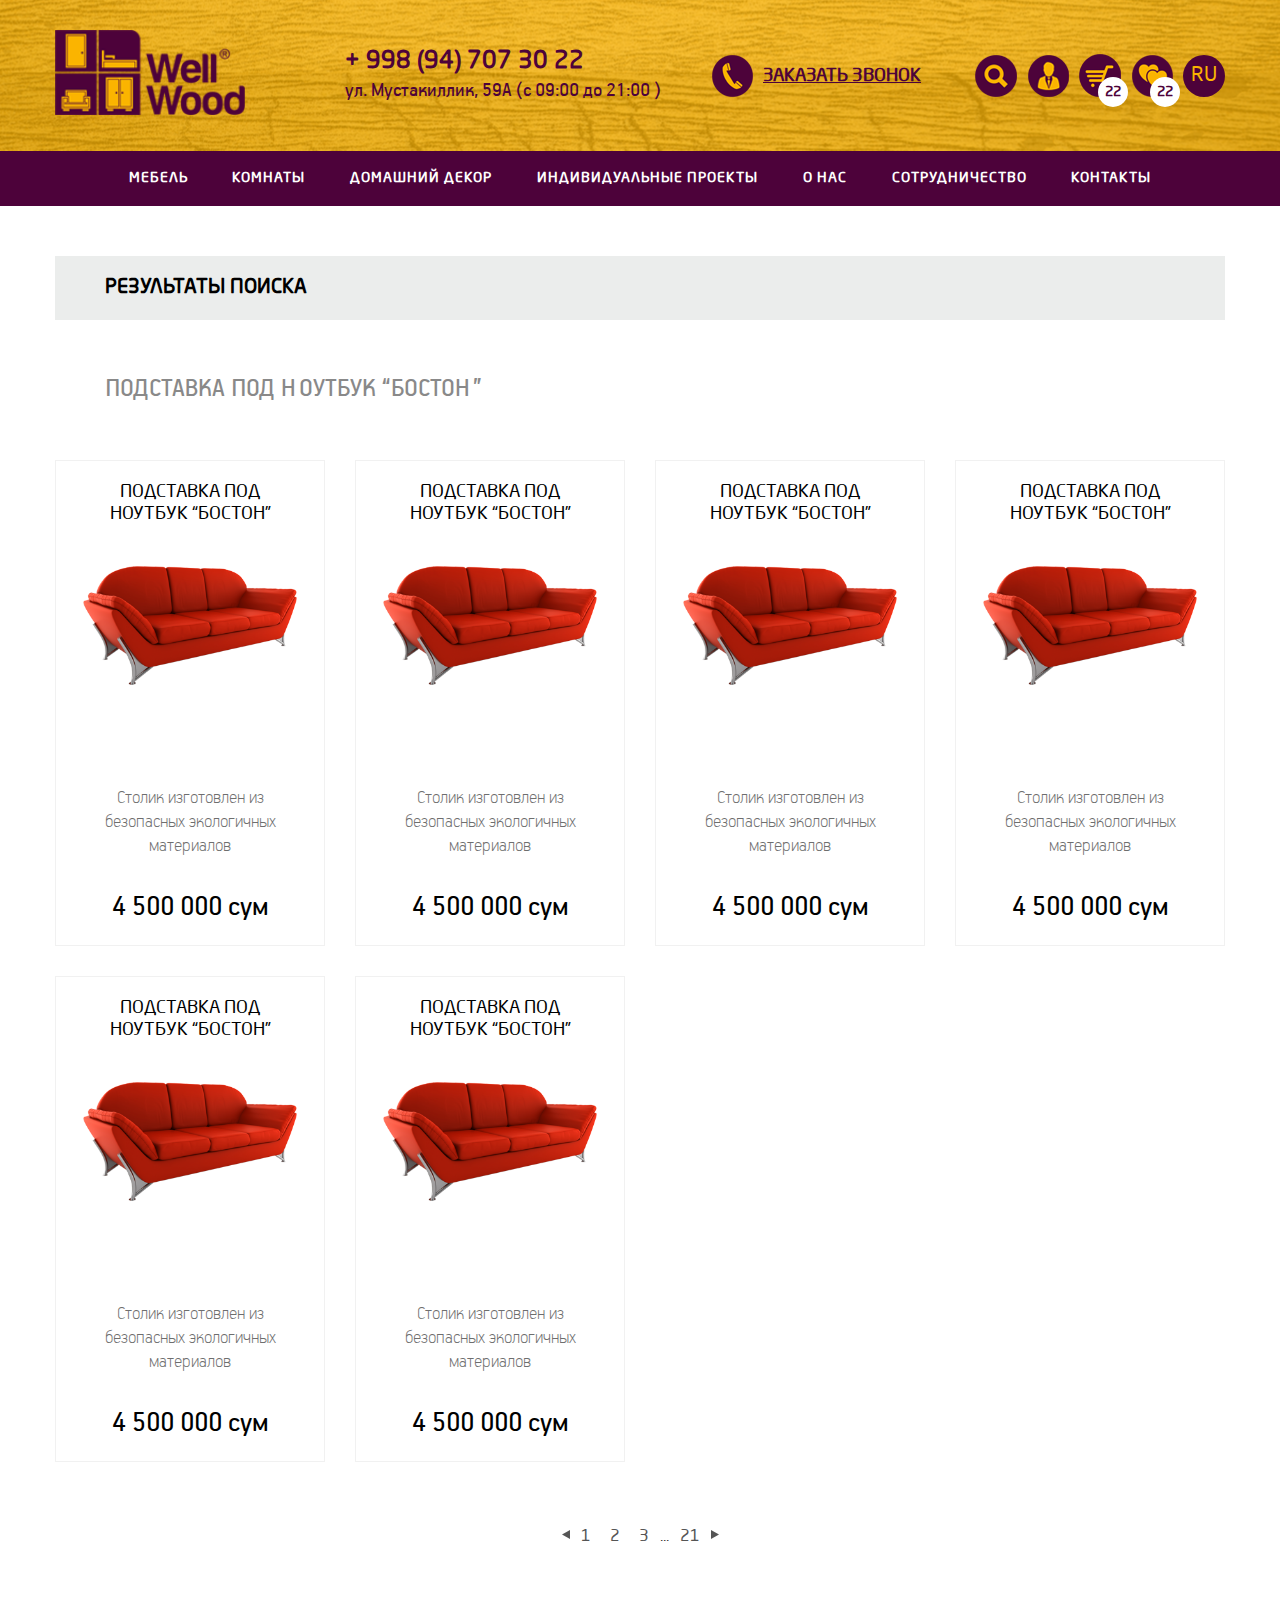
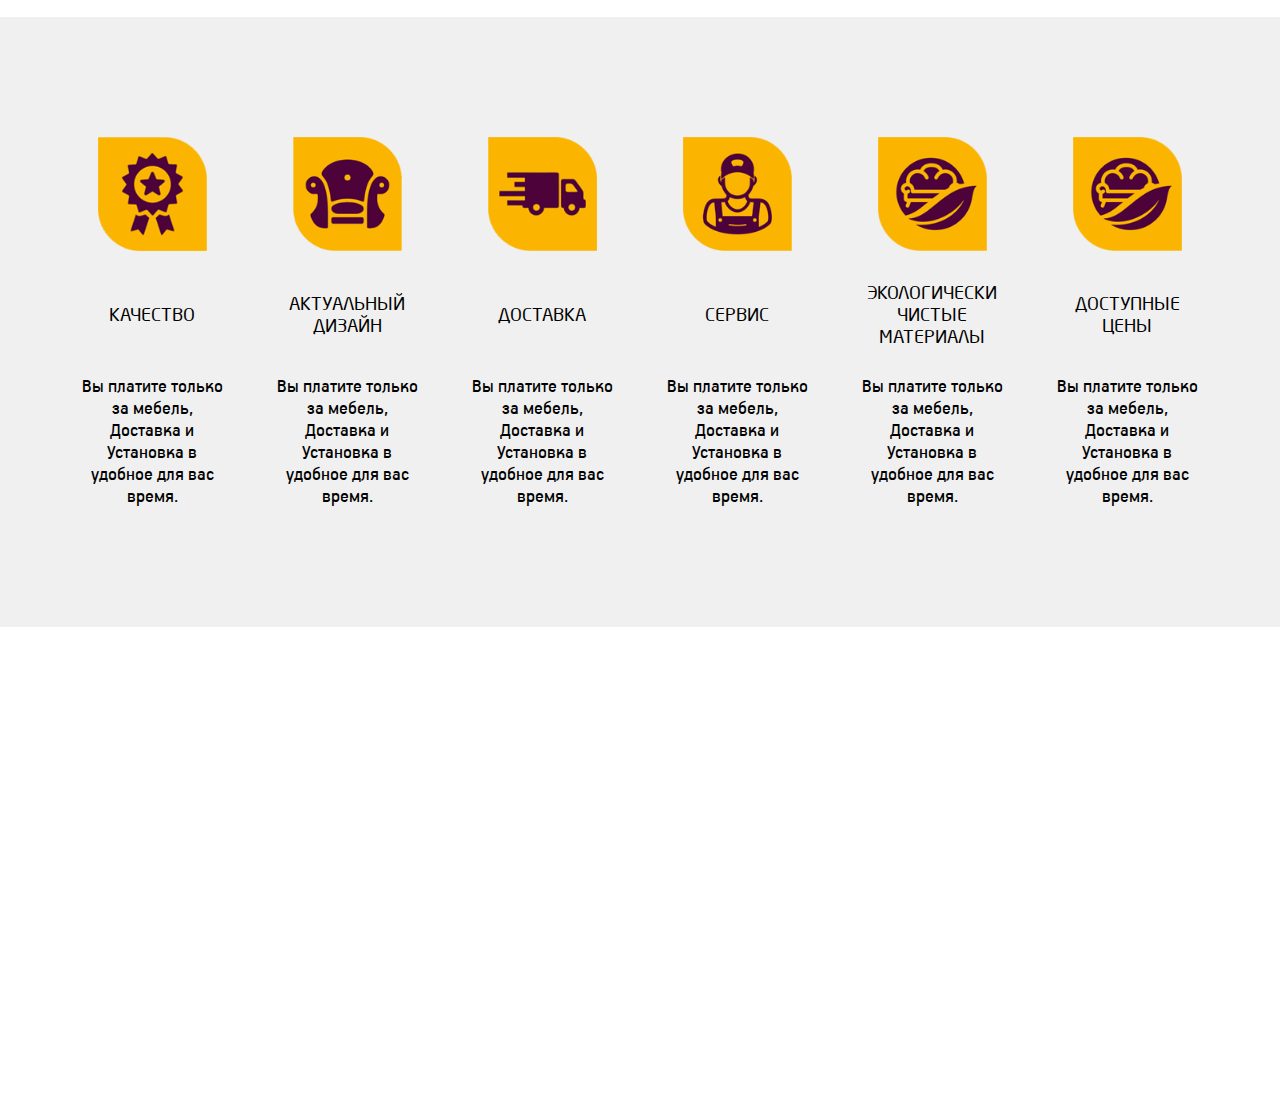
<file: search.html>
<!DOCTYPE html>
<html lang="en">
<head>
	<meta charset="UTF-8">
	<title>Wellwood</title>
	<meta name="handheldfriendly" content="true">
	<meta name="apple-mobile-web-app-capable" content="YES">
	<meta name="viewport" content="width=device-width, initial-scale=1">
	<link rel="stylesheet" type="text/css" href="assets/css/slick.css">
	<link rel="stylesheet" type="text/css" href="assets/css/slick-theme.css">
	<link rel="stylesheet" type="text/css" href="assets/css/aos.css">
	<link rel="stylesheet" type="text/css" href="assets/css/chosen.css">
	<link rel="stylesheet" type="text/css" href="assets/css/addSlider.css">
	<link rel="stylesheet" type="text/css" href="assets/css/shared.css">
	<link rel="stylesheet" type="text/css" href="assets/css/style.css">
	<link rel="stylesheet" type="text/css" href="assets/css/responsive.css">

</head>
<body>

	<div class="small_modal">
		<div class="box">
			<div class="closeBtn">
				<svg version="1.1" xmlns="http://www.w3.org/2000/svg" viewBox="0 0 44 44" xmlns:xlink="http://www.w3.org/1999/xlink" enable-background="new 0 0 44 44">
				  <path d="m22,0c-12.2,0-22,9.8-22,22s9.8,22 22,22 22-9.8 22-22-9.8-22-22-22zm3.2,22.4l7.5,7.5c0.2,0.2 0.3,0.5 0.3,0.7s-0.1,0.5-0.3,0.7l-1.4,1.4c-0.2,0.2-0.5,0.3-0.7,0.3-0.3,0-0.5-0.1-0.7-0.3l-7.5-7.5c-0.2-0.2-0.5-0.2-0.7,0l-7.5,7.5c-0.2,0.2-0.5,0.3-0.7,0.3-0.3,0-0.5-0.1-0.7-0.3l-1.4-1.4c-0.2-0.2-0.3-0.5-0.3-0.7s0.1-0.5 0.3-0.7l7.5-7.5c0.2-0.2 0.2-0.5 0-0.7l-7.5-7.5c-0.2-0.2-0.3-0.5-0.3-0.7s0.1-0.5 0.3-0.7l1.4-1.4c0.2-0.2 0.5-0.3 0.7-0.3s0.5,0.1 0.7,0.3l7.5,7.5c0.2,0.2 0.5,0.2 0.7,0l7.5-7.5c0.2-0.2 0.5-0.3 0.7-0.3 0.3,0 0.5,0.1 0.7,0.3l1.4,1.4c0.2,0.2 0.3,0.5 0.3,0.7s-0.1,0.5-0.3,0.7l-7.5,7.5c-0.2,0.1-0.2,0.5 3.55271e-15,0.7z"/>
				</svg>
			</div>
			<h6 class="neoSans">КОНСУЛЬТАЦИЯ <br> БЕСПЛАТНА!</h6>
			<input type="text" placeholder="Имя">
			<input type="text" placeholder="E-mail">
			<input type="text" placeholder="Телефон">
			<button type="submit" class="yellow_btn">Заказать званок</button>
		</div>
	</div>

	<div class="page_wrap">
		<header>
			<div class="minHeader">
				<div class="header">
					<div class="big_container flex_row_beet_cen">
						<div class="flex_row__cen">
							<div class="logo"><a href="#"><img src="assets/images/logo.png" alt=""></a></div>
							<div class="contactBox flex_row">
								<div class="flex_col">
									<a href="tel:998947073022" class="phone">+ 998 (94) 707 30 22</a>
									<div class="address">ул. Мустакиллик, 59А  (с 09:00 до 21:00 )</div>
								</div>
								<div class="btn requestCall flex_row__cen">
									<div class="circle-icon">
										<img src="assets/images/icons/phone-yellow.png" alt="">
									</div>
									<span>ЗАКАЗАТЬ ЗВОНОК</span>
								</div>
							</div>
						</div>
						<div class="rightBox flex_row_end_cen">
							<div class="buttons flex_row">
								<a href="#" class="search">
									<span class="circle-icon">
										<img src="assets/images/icons/search-yellow.png" alt="">
									</span>
									<input type="text" placeholder="найти зеленый диван">
									<span class="wd"></span>
								</a>
								<a href="#" id="login_btn">
									<span class="circle-icon">
										<img src="assets/images/icons/user-yellow.png" alt="">
									</span>
								</a>
								<a href="#">
									<span class="shopping-cart circle-icon">
										<img src="assets/images/icons/cart-yellow.png" alt="">
										<div class="count">22</div>
									</span>
								</a>
								<a href="#">
									<span class="shopping-wishlist circle-icon">
										<img src="assets/images/icons/wishlist-yellow.png" alt="">
										<div class="count">22</div>
									</span>
								</a>
								<div class="language">
									<span class="current">RU</span>
									<span class="others">
										<a href="#">EN</a>
										<a href="#">DE</a>
									</span>
								</div>
							</div>
						</div>
					</div>
				</div>
				<div style="background-color: #4d023a;">
					<div class="big_container">
						<div class="mainMenu">
							<ul class="flex_row_beet_cen">
								<li class="menu-item">
									<a href="#">МЕБЕЛЬ</a>
									<div class="dropdown-content2">
									  	<div class="dorpdown-mini">
											<span class="active" tab-id="tab-1">КРОВАТИ И МАТРАСЫ</span>
										    <span tab-id="tab-2">ШКАФЫ, КОМОДЫ, СТЕЛЛАЖИ</span>
										    <span tab-id="tab-3">МЯГКАЯ МЕБЕЛЬ</span>
										    <span tab-id="tab-4">СТОЛЫ И СТУЛЬЯ</span>
										    <span tab-id="tab-5">КУХНЯ</span>
									    </div>
									    <div class="navs">
									    	<div class="dropdown-max active" id="tab-1">
										    	<div class="a_block">
										    		<a href="#">ДВУХСПАЛЬНЫЕ КРОВАТИ</a>
													<a href="#">ОДНОСПАЛЬНЫЕ КРОВАТИ</a>
													<a href="#">ДИВАНЫ-КРОВАТИ</a>
													<a href="#">КРЕСЛА-КРОВАТИ</a>
													<a href="#">2-ЯРУСНЫЕ КРОВАТИ</a>
													<a href="#">МАТРАСЫ</a>
										    	</div>
										    	<div class="img_block">
										    		<img src="assets/images/image.png" alt="">
										    	</div>
										    </div>
									    	<div class="dropdown-max" id="tab-2">
										    	<div class="a_block active">
										    		<a href="#">ДВУХСПАЛЬНЫЕ КРОВАТИ</a>
													<a href="#">ОДНОСПАЛЬНЫЕ КРОВАТИ</a>
													<a href="#">ДИВАНЫ-КРОВАТИ</a>
													<a href="#">КРЕСЛА-КРОВАТИ</a>
										    	</div>
										    	<div class="img_block">
										    		<img src="assets/images/image.png" alt="">
										    	</div>
										    </div>
										    <div class="dropdown-max" id="tab-3">
										    	<div class="a_block active">
													<a href="#">КРЕСЛА-КРОВАТИ</a>
													<a href="#">2-ЯРУСНЫЕ КРОВАТИ</a>
													<a href="#">МАТРАСЫ</a>
										    	</div>
										    	<div class="img_block">
										    		<img src="assets/images/image.png" alt="">
										    	</div>
										    </div>
										    <div class="dropdown-max" id="tab-4">
										    	<div class="a_block active">
										    		<a href="#">ДВУХСПАЛЬНЫЕ КРОВАТИ</a>
													<a href="#">ОДНОСПАЛЬНЫЕ КРОВАТИ</a>
													<a href="#">ДИВАНЫ-КРОВАТИ</a>
													<a href="#">КРЕСЛА-КРОВАТИ</a>
													<a href="#">2-ЯРУСНЫЕ КРОВАТИ</a>
													<a href="#">МАТРАСЫ</a>
													<a href="#">ДВУХСПАЛЬНЫЕ КРОВАТИ</a>
													<a href="#">ОДНОСПАЛЬНЫЕ КРОВАТИ</a>
													<a href="#">ДИВАНЫ-КРОВАТИ</a>
										    	</div>
										    	<div class="img_block">
										    		<img src="assets/images/image.png" alt="">
										    	</div>
										    </div>
										    <div class="dropdown-max" id="tab-5">
										    	<div class="a_block active">
										    		<a href="#">ДВУХСПАЛЬНЫЕ КРОВАТИ</a>
													<a href="#">ОДНОСПАЛЬНЫЕ КРОВАТИ</a>
													<a href="#">ДИВАНЫ-КРОВАТИ</a>
													<a href="#">КРЕСЛА-КРОВАТИ</a>
													<a href="#">2-ЯРУСНЫЕ КРОВАТИ</a>
													<a href="#">МАТРАСЫ</a>
										    	</div>
										    	<div class="img_block">
										    		<img src="assets/images/image.png" alt="">
										    	</div>
										    </div>
									    </div>
									 </div>
								</li>
								<li class="menu-item">
									<a href="#">КОМНАТЫ</a>
									<div class="dropdown-content">
									  	<a href="#"><img src="assets/images/rooms/level-1.png" alt=""><span>ПРИХОЖАЯ</span></a>
									    <a href="#"><img src="assets/images/rooms/level-2.png" alt=""><span>ГОСТИНАЯ</span></a>
									    <a href="#"><img src="assets/images/rooms/level-3.png" alt=""><span>КУХНЯ</span></a>
									    <a href="#"><img src="assets/images/rooms/level-4.png" alt=""><span>СТОЛОВАЯ</span></a>
									    <a href="#"><img src="assets/images/rooms/level-5.png" alt=""><span>РАБОЧИЙ<br>
										КАБИНЕТ</span></a>
										<a href="#"><img src="assets/images/rooms/level-9.png" alt=""><span>СПАЛЬНЯ</span></a>
										<a href="#"><img src="assets/images/rooms/level-8.png" alt=""><span>ДЕТСКАЯ</span></a>
										<a href="#"><img src="assets/images/rooms/level-7.png" alt=""><span>ВАННАЯ</span></a>
										<a href="#"><img src="assets/images/rooms/level-10.png" alt=""><span>САДОВАЯ<br>
										МЕБЕЛЬ</span></a>
									</div>
								</li>
								<li class="menu-item"><a href="#">ДОМАШНИЙ ДЕКОР</a></li>
								<li class="menu-item"><a href="#">ИНДИВИДУАЛЬНЫЕ ПРОЕКТЫ</a></li>
								<li class="menu-item"><a href="#">О НАС</a></li>
								<li class="menu-item"><a href="#">СОТРУДНИЧЕСТВО</a></li>
								<li class="menu-item"><a href="#">КОНТАКТЫ</a></li>
							</ul>
						</div>
					</div>
				</div>
			</div>
		</header>

		<div class="fixedFooter">

		<section>
			<div class="big_container search_result">
				<div class="titleH">
					<h5 class="neoSans">результаты поиска</h5>
				</div>
				<div class="search_text">ПОДСТАВКА ПОД НОУТБУК “БОСТОН”</div>
				<div class="boxes flex_row">
					<div class="product-item">
						<div class="wrap">
							<h4>ПОДСТАВКА ПОД НОУТБУК “БОСТОН”</h4>
							<div class="img">
								<img src="assets/images/products/product2.png" class="main" alt="">
								<div class="tape">
									<button class="cart flex_row__cen" tabindex="0">
										<img src="assets/images/icons/cart.png" alt="">
										<span>В корзину</span>
									</button>
									<button class="wishlist" tabindex="0">
										<img src="assets/images/icons/wishlist.png" alt="">
									</button>
									<a href="#" class="see" tabindex="0">
										<img src="assets/images/icons/eye.png" alt="">
									</a>
								</div>
							</div>
							<div class="caption">
								<div class="desc">Столик изготовлен из безопасных экологичных материалов</div>
								<div class="price">4 500 000 сум</div>
							</div>
						</div>
					</div>
					<div class="product-item">
						<div class="wrap">
							<h4>ПОДСТАВКА ПОД НОУТБУК “БОСТОН”</h4>
							<div class="img">
								<img src="assets/images/products/product2.png" class="main" alt="">
								<div class="tape">
									<button class="cart flex_row__cen" tabindex="0">
										<img src="assets/images/icons/cart.png" alt="">
										<span>В корзину</span>
									</button>
									<button class="wishlist" tabindex="0">
										<img src="assets/images/icons/wishlist.png" alt="">
									</button>
									<a href="#" class="see" tabindex="0">
										<img src="assets/images/icons/eye.png" alt="">
									</a>
								</div>
							</div>
							<div class="caption">
								<div class="desc">Столик изготовлен из безопасных экологичных материалов</div>
								<div class="price">4 500 000 сум</div>
							</div>
						</div>
					</div>
					<div class="product-item">
						<div class="wrap">
							<h4>ПОДСТАВКА ПОД НОУТБУК “БОСТОН”</h4>
							<div class="img">
								<img src="assets/images/products/product2.png" class="main" alt="">
								<div class="tape">
									<button class="cart flex_row__cen" tabindex="0">
										<img src="assets/images/icons/cart.png" alt="">
										<span>В корзину</span>
									</button>
									<button class="wishlist" tabindex="0">
										<img src="assets/images/icons/wishlist.png" alt="">
									</button>
									<a href="#" class="see" tabindex="0">
										<img src="assets/images/icons/eye.png" alt="">
									</a>
								</div>
							</div>
							<div class="caption">
								<div class="desc">Столик изготовлен из безопасных экологичных материалов</div>
								<div class="price">4 500 000 сум</div>
							</div>
						</div>
					</div>
					<div class="product-item">
						<div class="wrap">
							<h4>ПОДСТАВКА ПОД НОУТБУК “БОСТОН”</h4>
							<div class="img">
								<img src="assets/images/products/product2.png" class="main" alt="">
								<div class="tape">
									<button class="cart flex_row__cen" tabindex="0">
										<img src="assets/images/icons/cart.png" alt="">
										<span>В корзину</span>
									</button>
									<button class="wishlist" tabindex="0">
										<img src="assets/images/icons/wishlist.png" alt="">
									</button>
									<a href="#" class="see" tabindex="0">
										<img src="assets/images/icons/eye.png" alt="">
									</a>
								</div>
							</div>
							<div class="caption">
								<div class="desc">Столик изготовлен из безопасных экологичных материалов</div>
								<div class="price">4 500 000 сум</div>
							</div>
						</div>
					</div>
					<div class="product-item">
						<div class="wrap">
							<h4>ПОДСТАВКА ПОД НОУТБУК “БОСТОН”</h4>
							<div class="img">
								<img src="assets/images/products/product2.png" class="main" alt="">
								<div class="tape">
									<button class="cart flex_row__cen" tabindex="0">
										<img src="assets/images/icons/cart.png" alt="">
										<span>В корзину</span>
									</button>
									<button class="wishlist" tabindex="0">
										<img src="assets/images/icons/wishlist.png" alt="">
									</button>
									<a href="#" class="see" tabindex="0">
										<img src="assets/images/icons/eye.png" alt="">
									</a>
								</div>
							</div>
							<div class="caption">
								<div class="desc">Столик изготовлен из безопасных экологичных материалов</div>
								<div class="price">4 500 000 сум</div>
							</div>
						</div>
					</div>
					<div class="product-item">
						<div class="wrap">
							<h4>ПОДСТАВКА ПОД НОУТБУК “БОСТОН”</h4>
							<div class="img">
								<img src="assets/images/products/product2.png" class="main" alt="">
								<div class="tape">
									<button class="cart flex_row__cen" tabindex="0">
										<img src="assets/images/icons/cart.png" alt="">
										<span>В корзину</span>
									</button>
									<button class="wishlist" tabindex="0">
										<img src="assets/images/icons/wishlist.png" alt="">
									</button>
									<a href="#" class="see" tabindex="0">
										<img src="assets/images/icons/eye.png" alt="">
									</a>
								</div>
							</div>
							<div class="caption">
								<div class="desc">Столик изготовлен из безопасных экологичных материалов</div>
								<div class="price">4 500 000 сум</div>
							</div>
						</div>
					</div>
				</div>
				<div class="pagination">
					<a href="#" class="prev"><img src="assets/images/icons/paginate-prev.png" alt=""></a>
					<a href="#" class="link_page">1</a>
					<span class="current">2</span>
					<a href="#" class="link_page">3</a>
					<span class="dots">...</span>
					<a href="#" class="link_page">21</a>
					<a href="#" class="next"><img src="assets/images/icons/paginate-next.png" alt=""></a>
				</div>
			</div>
		</section>

		<section>
			<div class="advantages padd70x0">
				<div class="big_container flex_row">
					<div class="item">
						<div class="wrap text_center">
							<img src="assets/images/icons/advantage1.png" alt="">
							<h4 class="title">КАЧЕСТВО</h4>
							<p>Вы платите только за мебель, Доставка и Установка в удобное для вас время.</p>
						</div>
					</div>
					<div class="item">
						<div class="wrap text_center">
							<img src="assets/images/icons/advantage2.png" alt="">
							<h4 class="title">АКТУАЛЬНЫЙ <br> ДИЗАЙН</h4>
							<p>Вы платите только за мебель, Доставка и Установка в удобное для вас время.</p>
						</div>
					</div>
					<div class="item">
						<div class="wrap text_center">
							<img src="assets/images/icons/advantage3.png" alt="">
							<h4 class="title">ДОСТАВКА</h4>
							<p>Вы платите только за мебель, Доставка и Установка в удобное для вас время.</p>
						</div>
					</div>
					<div class="item">
						<div class="wrap text_center">
							<img src="assets/images/icons/advantage4.png" alt="">
							<h4 class="title">СЕРВИС</h4>
							<p>Вы платите только за мебель, Доставка и Установка в удобное для вас время.</p>
						</div>
					</div>
					<div class="item">
						<div class="wrap text_center">
							<img src="assets/images/icons/advantage5.png" alt="">
							<h4 class="title">ЭКОЛОГИЧЕСКИ <br> ЧИСТЫЕ МАТЕРИАЛЫ</h4>
							<p>Вы платите только за мебель, Доставка и Установка в удобное для вас время.</p>
						</div>
					</div>
					<div class="item">
						<div class="wrap text_center">
							<img src="assets/images/icons/advantage5.png" alt="">
							<h4 class="title">ДОСТУПНЫЕ <br> ЦЕНЫ</h4>
							<p>Вы платите только за мебель, Доставка и Установка в удобное для вас время.</p>
						</div>
					</div>
				</div>
			</div>
		</section>
		</div>

		<footer>
			<div class="footer padd70x0 style2" id="footer">
				<div class="medium_container flex_row_beet">
					<div class="leftBox">
						<div class="menus flex_row">
							<ul>
								<li><a href="#">Мебель</a></li>
								<li><a href="#">Комнаты</a></li>
								<li><a href="#">Домашний декор</a></li>
								<li><a href="#">Индивидуальные проекты</a></li>
								<li><a href="#">О нас</a></li>
								<li><a href="#">Сотрудничество</a></li>
								<li><a href="#">Контакты</a></li>
							</ul>
							<ul>
								<li><a href="#">Кровати и матрасы</a></li>
								<li><a href="#">Шкафы, комоды</a></li>
								<li><a href="#">Стеллажи</a></li>
								<li><a href="#">Мягкая мебель</a></li>
								<li><a href="#">Столы и стулья</a></li>
								<li><a href="#">Кухни</a></li>
								<li><a href="#">Комнаты</a></li>
							</ul>
							<ul>
								<li><a href="#">Полки</a></li>
								<li><a href="#">Часы</a></li>
								<li><a href="#">Настольные аксессуары</a></li>
								<li><a href="#">Посуда</a></li>
								<li><a href="#">Корзины</a></li>
								<li><a href="#">Ванна</a></li>
								<li><a href="#">Освещение</a></li>
								<li><a href="#">Подсвечники</a></li>
								<li><a href="#">Керамика</a></li>
							</ul>
						</div>
						<div class="bottom flex_row_beet">
							<div class="copyright">
								<a href="#"><span>Developed by</span><img src="assets/images/logo-golden-minds.png" alt=""></a>
								<div>Copyright @ Все права защищены</div>
							</div>
							<a href="#" class="yellow_btn">Написать нам</a>
						</div>
					</div>

					<div class="rightBox">
						<div class="contact-box">
							<div class="table-cell" style="padding-right: 20px;">
								<div>Мы ждем ваших писем:</div>
								<div>Адрес:</div>
								<div>Телефон:</div>
							</div>
							<div class="table-cell">
								<div><a href="#">info@WellWood.uz</a></div>
								<div>ул. Мустакиллик, 59А</div>
								<div><a href="#">+998 (94) 707 30 22</a><span>(с 09:00 до 21:00)</span></div>
							</div>
						</div>
						<div class="payment">
							<span>Мы принимаем:</span>
							<div class="boxes">
								<a href="#"><img src="assets/images/payme.png" alt=""></a>
								<a href="#"><img src="assets/images/click.png" alt=""></a>
								<a href="#"><img src="assets/images/uzcard.png" alt=""></a>
							</div>
						</div>
						<div class="social_icons">
							<span>Подписывайтесь:</span>
							<div class="social">
								<a href="#">
									<span class="circle-icon">
										<svg version="1.1" id="Capa_1" xmlns="http://www.w3.org/2000/svg" xmlns:xlink="http://www.w3.org/1999/xlink" x="0px" y="0px"
											 width="96.124px" height="96.123px" viewBox="0 0 96.124 96.123" style="enable-background:new 0 0 96.124 96.123;"
											 xml:space="preserve">
										<g>
											<path d="M72.089,0.02L59.624,0C45.62,0,36.57,9.285,36.57,23.656v10.907H24.037c-1.083,0-1.96,0.878-1.96,1.961v15.803
												c0,1.083,0.878,1.96,1.96,1.96h12.533v39.876c0,1.083,0.877,1.96,1.96,1.96h16.352c1.083,0,1.96-0.878,1.96-1.96V54.287h14.654
												c1.083,0,1.96-0.877,1.96-1.96l0.006-15.803c0-0.52-0.207-1.018-0.574-1.386c-0.367-0.368-0.867-0.575-1.387-0.575H56.842v-9.246
												c0-4.444,1.059-6.7,6.848-6.7l8.397-0.003c1.082,0,1.959-0.878,1.959-1.96V1.98C74.046,0.899,73.17,0.022,72.089,0.02z"/>
										</g>
										</svg>
									</span>
								</a>
								<a href="#">
									<span class="circle-icon linkedin">
										<svg version="1.1" id="Capa_1" xmlns="http://www.w3.org/2000/svg" xmlns:xlink="http://www.w3.org/1999/xlink" x="0px" y="0px"
											 viewBox="0 0 90 90" style="enable-background:new 0 0 90 90;" xml:space="preserve">
										<g>
											<g>
												<path d="M20.379,10.252c0,5.315-3.924,9.62-10.381,9.62C3.924,19.872,0,15.568,0,10.252
													c0-5.443,4.051-9.621,10.252-9.621C16.455,0.631,20.254,4.809,20.379,10.252z M0.506,89.368V27.468h19.242v61.901H0.506z"/>
												<path d="M31.262,47.215c0-7.721-0.252-14.176-0.504-19.747h16.707l0.889,8.608h0.379
													c2.531-4.053,8.734-10.002,19.115-10.002C80.506,26.074,90,34.556,90,52.784v36.585H70.758V55.063
													c0-7.976-2.785-13.417-9.748-13.417c-5.316,0-8.479,3.67-9.871,7.215c-0.508,1.265-0.635,3.038-0.635,4.811v35.697H31.262V47.215z
													"/>
											</g>
										</g>
										</svg>
									</span>
								</a>
								<a href="#">
									<span class="circle-icon">
										<svg version="1.1" id="Layer_1" xmlns="http://www.w3.org/2000/svg" xmlns:xlink="http://www.w3.org/1999/xlink" x="0px" y="0px"
											 viewBox="0 0 512 512" style="enable-background:new 0 0 512 512;" xml:space="preserve">
										<g>
											<g>
												<path d="M373.659,0H138.341C62.06,0,0,62.06,0,138.341v235.318C0,449.94,62.06,512,138.341,512h235.318
													C449.94,512,512,449.94,512,373.659V138.341C512,62.06,449.94,0,373.659,0z M470.636,373.659
													c0,53.473-43.503,96.977-96.977,96.977H138.341c-53.473,0-96.977-43.503-96.977-96.977V138.341
													c0-53.473,43.503-96.977,96.977-96.977h235.318c53.473,0,96.977,43.503,96.977,96.977V373.659z"/>
											</g>
										</g>
										<g>
											<g>
												<path d="M370.586,238.141c-3.64-24.547-14.839-46.795-32.386-64.342c-17.547-17.546-39.795-28.746-64.341-32.385
													c-11.176-1.657-22.507-1.657-33.682,0c-30.336,4.499-57.103,20.541-75.372,45.172c-18.269,24.631-25.854,54.903-21.355,85.237
													c4.499,30.335,20.541,57.102,45.172,75.372c19.996,14.831,43.706,22.619,68.153,22.619c5.667,0,11.375-0.418,17.083-1.265
													c30.336-4.499,57.103-20.541,75.372-45.172C367.5,298.747,375.085,268.476,370.586,238.141z M267.791,327.632
													c-19.405,2.882-38.77-1.973-54.527-13.66c-15.757-11.687-26.019-28.811-28.896-48.216c-2.878-19.405,1.973-38.77,13.66-54.527
													c11.688-15.757,28.811-26.019,48.217-28.897c3.574-0.53,7.173-0.795,10.772-0.795s7.199,0.265,10.773,0.796
													c32.231,4.779,57.098,29.645,61.878,61.877C335.608,284.268,307.851,321.692,267.791,327.632z"/>
											</g>
										</g>
										<g>
											<g>
												<path d="M400.049,111.951c-3.852-3.851-9.183-6.058-14.625-6.058c-5.442,0-10.773,2.206-14.625,6.058
													c-3.851,3.852-6.058,9.174-6.058,14.625c0,5.451,2.207,10.773,6.058,14.625c3.852,3.851,9.183,6.058,14.625,6.058
													c5.442,0,10.773-2.206,14.625-6.058c3.851-3.852,6.058-9.183,6.058-14.625C406.107,121.133,403.9,115.802,400.049,111.951z"/>
											</g>
										</g>
										</svg>
									</span>
								</a>
								<a href="#">
									<span class="circle-icon">
										<svg xmlns="http://www.w3.org/2000/svg" xmlns:xlink="http://www.w3.org/1999/xlink" viewBox="0 0 32 32" version="1.1" width="64px" height="64px">
											<g id="surface1">
											<path style=" " d="M 26.070313 3.996094 C 25.734375 4.011719 25.417969 4.109375 25.136719 4.21875 L 25.132813 4.21875 C 24.847656 4.332031 23.492188 4.902344 21.433594 5.765625 C 19.375 6.632813 16.703125 7.757813 14.050781 8.875 C 8.753906 11.105469 3.546875 13.300781 3.546875 13.300781 L 3.609375 13.277344 C 3.609375 13.277344 3.25 13.394531 2.875 13.652344 C 2.683594 13.777344 2.472656 13.949219 2.289063 14.21875 C 2.105469 14.488281 1.957031 14.902344 2.011719 15.328125 C 2.101563 16.050781 2.570313 16.484375 2.90625 16.722656 C 3.246094 16.964844 3.570313 17.078125 3.570313 17.078125 L 3.578125 17.078125 L 8.460938 18.722656 C 8.679688 19.425781 9.949219 23.597656 10.253906 24.558594 C 10.433594 25.132813 10.609375 25.492188 10.828125 25.765625 C 10.933594 25.90625 11.058594 26.023438 11.207031 26.117188 C 11.265625 26.152344 11.328125 26.179688 11.390625 26.203125 C 11.410156 26.214844 11.429688 26.21875 11.453125 26.222656 L 11.402344 26.210938 C 11.417969 26.214844 11.429688 26.226563 11.441406 26.230469 C 11.480469 26.242188 11.507813 26.246094 11.558594 26.253906 C 12.332031 26.488281 12.953125 26.007813 12.953125 26.007813 L 12.988281 25.980469 L 15.871094 23.355469 L 20.703125 27.0625 L 20.8125 27.109375 C 21.820313 27.550781 22.839844 27.304688 23.378906 26.871094 C 23.921875 26.433594 24.132813 25.875 24.132813 25.875 L 24.167969 25.785156 L 27.902344 6.65625 C 28.007813 6.183594 28.035156 5.742188 27.917969 5.3125 C 27.800781 4.882813 27.5 4.480469 27.136719 4.265625 C 26.769531 4.046875 26.40625 3.980469 26.070313 3.996094 Z M 25.96875 6.046875 C 25.964844 6.109375 25.976563 6.101563 25.949219 6.222656 L 25.949219 6.234375 L 22.25 25.164063 C 22.234375 25.191406 22.207031 25.25 22.132813 25.308594 C 22.054688 25.371094 21.992188 25.410156 21.667969 25.28125 L 15.757813 20.75 L 12.1875 24.003906 L 12.9375 19.214844 C 12.9375 19.214844 22.195313 10.585938 22.59375 10.214844 C 22.992188 9.84375 22.859375 9.765625 22.859375 9.765625 C 22.886719 9.3125 22.257813 9.632813 22.257813 9.632813 L 10.082031 17.175781 L 10.078125 17.15625 L 4.242188 15.191406 L 4.242188 15.1875 C 4.238281 15.1875 4.230469 15.183594 4.226563 15.183594 C 4.230469 15.183594 4.257813 15.171875 4.257813 15.171875 L 4.289063 15.15625 L 4.320313 15.144531 C 4.320313 15.144531 9.53125 12.949219 14.828125 10.71875 C 17.480469 9.601563 20.152344 8.476563 22.207031 7.609375 C 24.261719 6.746094 25.78125 6.113281 25.867188 6.078125 C 25.949219 6.046875 25.910156 6.046875 25.96875 6.046875 Z "/>
											</g>
										</svg>
									</span>
								</a>
								<a href="#">
									<span class="circle-icon">
										<svg version="1.1" id="Capa_1" xmlns="http://www.w3.org/2000/svg" xmlns:xlink="http://www.w3.org/1999/xlink" x="0px" y="0px"
											 viewBox="0 0 612 612" style="enable-background:new 0 0 612 612;" xml:space="preserve">
										<g>
											<g>
												<path d="M612,116.258c-22.525,9.981-46.694,16.75-72.088,19.772c25.929-15.527,45.777-40.155,55.184-69.411
													c-24.322,14.379-51.169,24.82-79.775,30.48c-22.907-24.437-55.49-39.658-91.63-39.658c-69.334,0-125.551,56.217-125.551,125.513
													c0,9.828,1.109,19.427,3.251,28.606C197.065,206.32,104.556,156.337,42.641,80.386c-10.823,18.51-16.98,40.078-16.98,63.101
													c0,43.559,22.181,81.993,55.835,104.479c-20.575-0.688-39.926-6.348-56.867-15.756v1.568c0,60.806,43.291,111.554,100.693,123.104
													c-10.517,2.83-21.607,4.398-33.08,4.398c-8.107,0-15.947-0.803-23.634-2.333c15.985,49.907,62.336,86.199,117.253,87.194
													c-42.947,33.654-97.099,53.655-155.916,53.655c-10.134,0-20.116-0.612-29.944-1.721c55.567,35.681,121.536,56.485,192.438,56.485
													c230.948,0,357.188-191.291,357.188-357.188l-0.421-16.253C573.872,163.526,595.211,141.422,612,116.258z"/>
											</g>
										</g>
										</svg>
									</span>
								</a>
							</div>
						</div>
					</div>
				</div>
			</div>
		</footer>
	</div>


	<script type="text/javascript" src="assets/js/jquery-3.2.1.min.js"></script>
	<script type="text/javascript" src="assets/js/Obj.min.js"></script>
	<script type="text/javascript" src="assets/js/addSlider.js"></script>
	<script type="text/javascript" src="assets/js/aos.js"></script>
	<script type="text/javascript" src="assets/js/chosen.jquery.js"></script>
	<script type="text/javascript" src="assets/js/slick.min.js"></script>
	<script type="text/javascript" src="assets/js/main.js"></script>

	<script>
		 $(".chosen-select").chosen({disable_search_threshold: 10});
	</script>

</body>
</html>
</file>
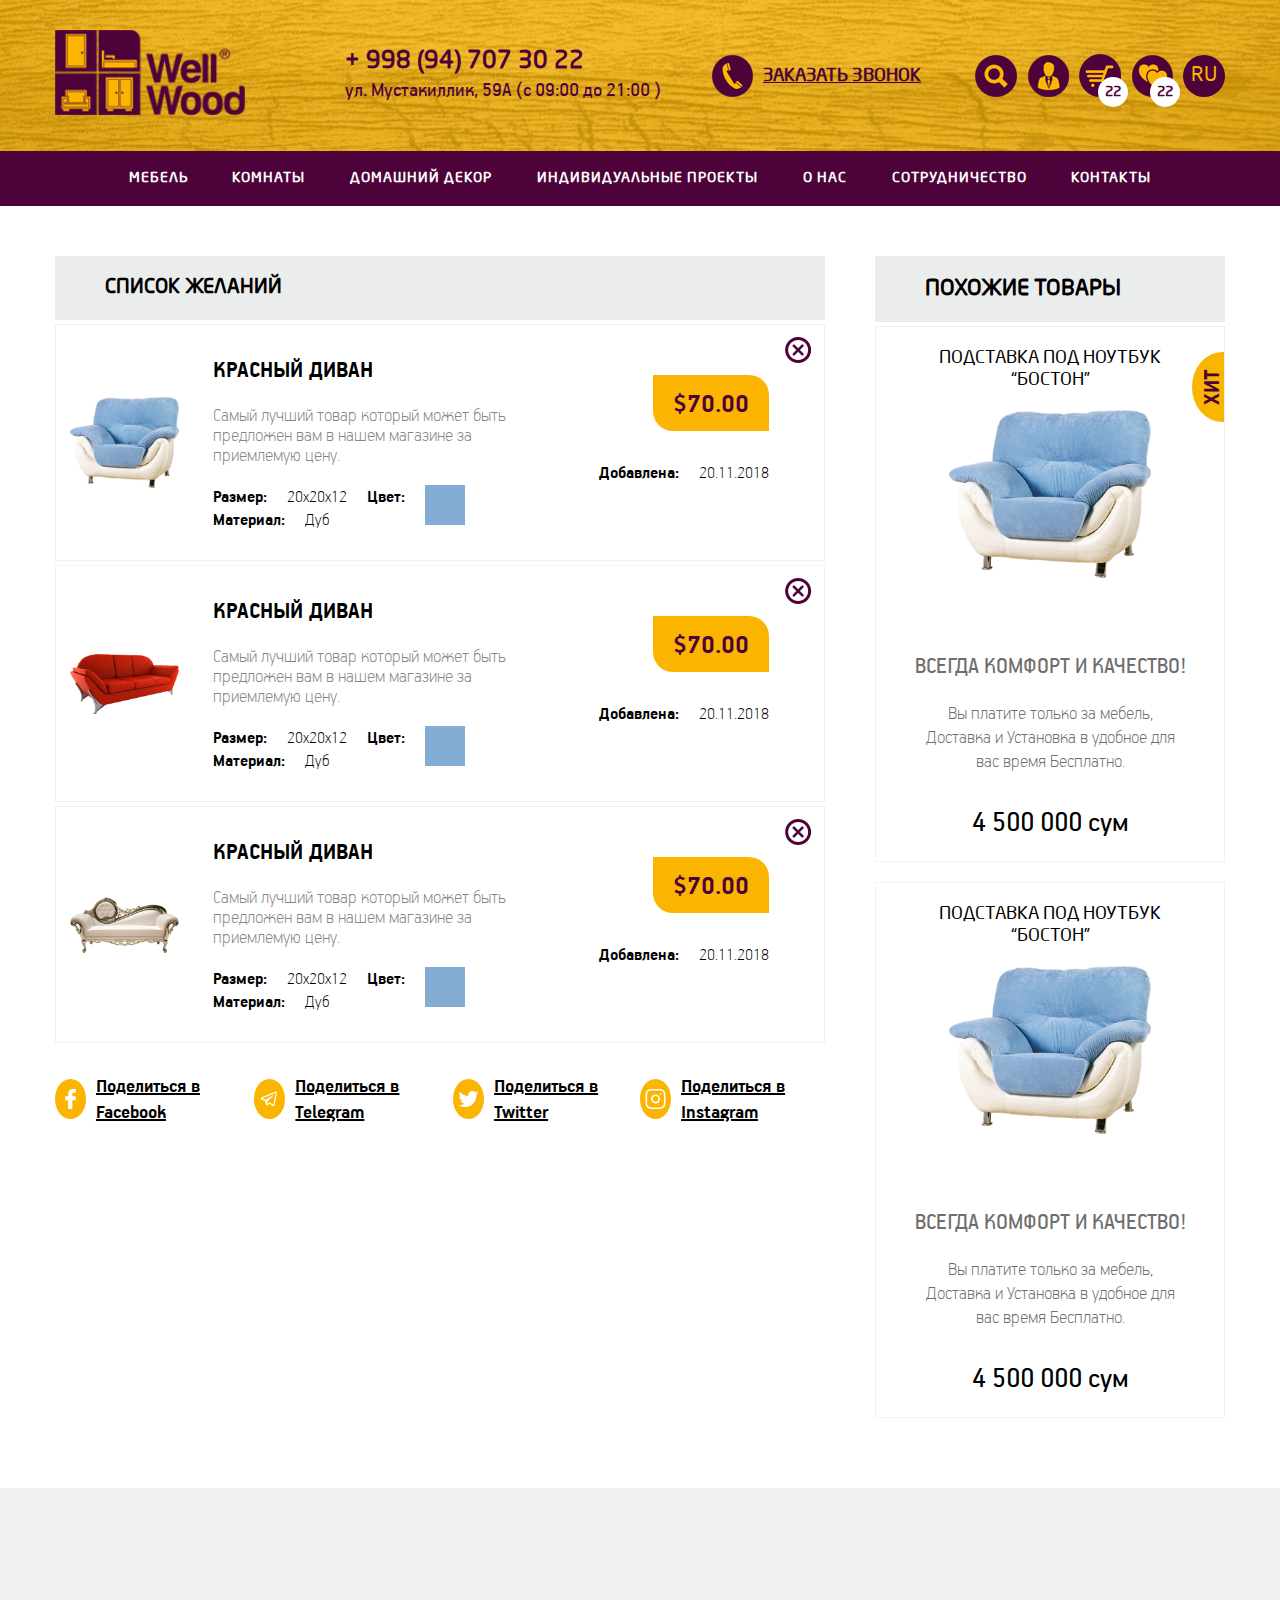
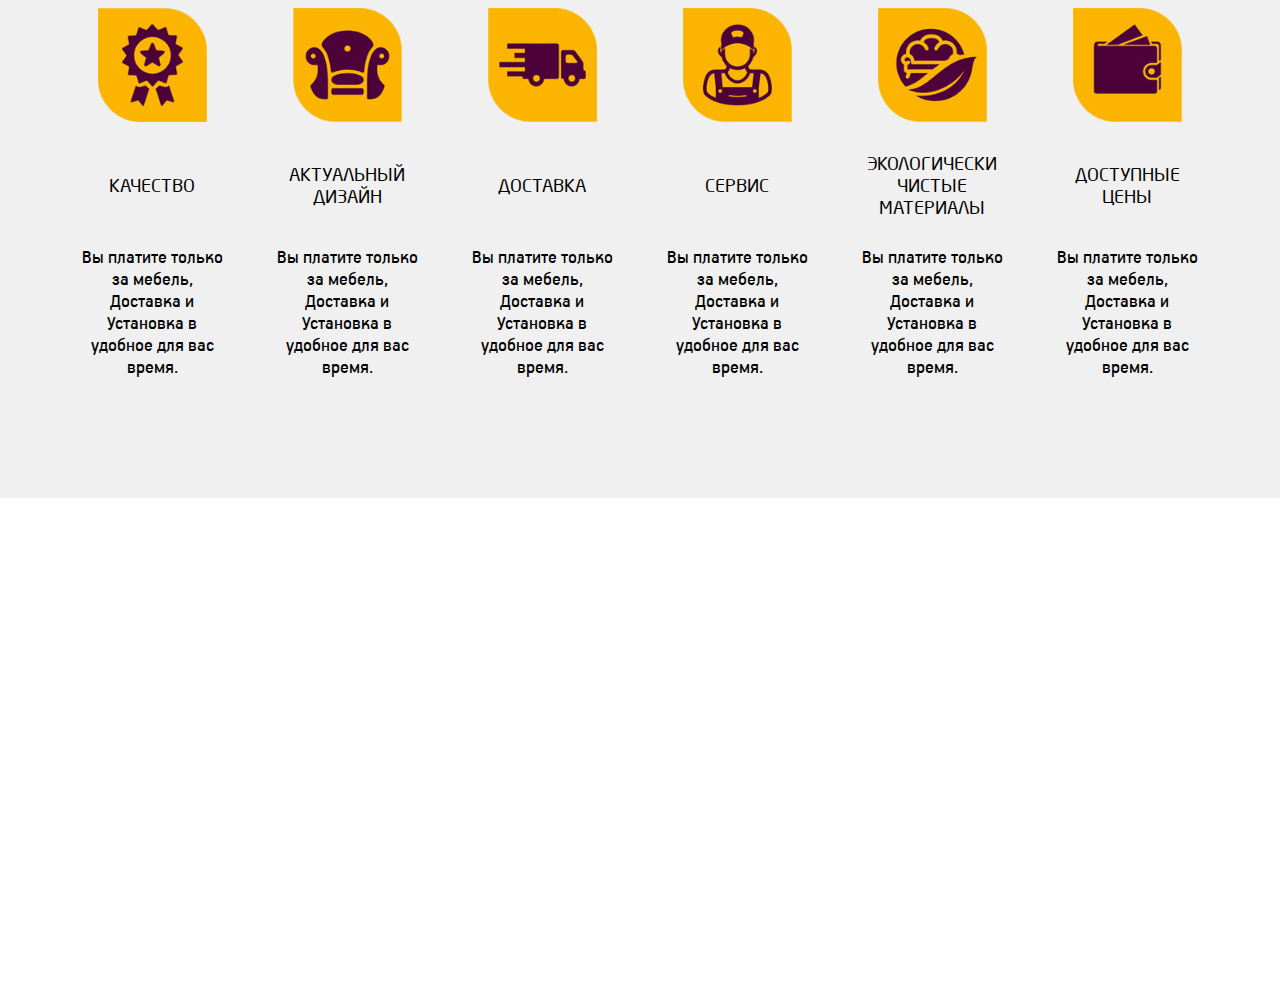
<file: wishlist.html>
<!DOCTYPE html>
<html lang="en">
<head>
	<meta charset="UTF-8">
	<title>Wellwood</title>
	<meta name="handheldfriendly" content="true">
	<meta name="apple-mobile-web-app-capable" content="YES">
	<meta name="viewport" content="width=device-width, initial-scale=1">
	<link rel="stylesheet" type="text/css" href="assets/css/slick.css">
	<link rel="stylesheet" type="text/css" href="assets/css/slick-theme.css">
	<link rel="stylesheet" type="text/css" href="assets/css/aos.css">
	<link rel="stylesheet" type="text/css" href="assets/css/shared.css">
	<link rel="stylesheet" type="text/css" href="assets/css/style.css">
	<link rel="stylesheet" type="text/css" href="assets/css/responsive.css">

</head>
<body>

	<div class="small_modal">
		<div class="box">
			<div class="closeBtn">
				<svg version="1.1" xmlns="http://www.w3.org/2000/svg" viewBox="0 0 44 44" xmlns:xlink="http://www.w3.org/1999/xlink" enable-background="new 0 0 44 44">
				  <path d="m22,0c-12.2,0-22,9.8-22,22s9.8,22 22,22 22-9.8 22-22-9.8-22-22-22zm3.2,22.4l7.5,7.5c0.2,0.2 0.3,0.5 0.3,0.7s-0.1,0.5-0.3,0.7l-1.4,1.4c-0.2,0.2-0.5,0.3-0.7,0.3-0.3,0-0.5-0.1-0.7-0.3l-7.5-7.5c-0.2-0.2-0.5-0.2-0.7,0l-7.5,7.5c-0.2,0.2-0.5,0.3-0.7,0.3-0.3,0-0.5-0.1-0.7-0.3l-1.4-1.4c-0.2-0.2-0.3-0.5-0.3-0.7s0.1-0.5 0.3-0.7l7.5-7.5c0.2-0.2 0.2-0.5 0-0.7l-7.5-7.5c-0.2-0.2-0.3-0.5-0.3-0.7s0.1-0.5 0.3-0.7l1.4-1.4c0.2-0.2 0.5-0.3 0.7-0.3s0.5,0.1 0.7,0.3l7.5,7.5c0.2,0.2 0.5,0.2 0.7,0l7.5-7.5c0.2-0.2 0.5-0.3 0.7-0.3 0.3,0 0.5,0.1 0.7,0.3l1.4,1.4c0.2,0.2 0.3,0.5 0.3,0.7s-0.1,0.5-0.3,0.7l-7.5,7.5c-0.2,0.1-0.2,0.5 3.55271e-15,0.7z"/>
				</svg>
			</div>
			<h6 class="neoSans">КОНСУЛЬТАЦИЯ <br> БЕСПЛАТНА!</h6>
			<input type="text" placeholder="Имя">
			<input type="text" placeholder="E-mail">
			<input type="text" placeholder="Телефон">
			<button type="submit" class="yellow_btn">Заказать званок</button>
		</div>
	</div>

	<div class="page_wrap">
		<header>
			<div class="minHeader">
				<div class="header">
					<div class="big_container flex_row_beet_cen">
						<div class="flex_row__cen">
							<div class="logo"><a href="#"><img src="assets/images/logo.png" alt=""></a></div>
							<div class="contactBox flex_row">
								<div class="flex_col">
									<a href="tel:998947073022" class="phone">+ 998 (94) 707 30 22</a>
									<div class="address">ул. Мустакиллик, 59А  (с 09:00 до 21:00 )</div>
								</div>
								<div class="btn requestCall flex_row__cen">
									<div class="circle-icon">
										<img src="assets/images/icons/phone-yellow.png" alt="">
									</div>
									<span>ЗАКАЗАТЬ ЗВОНОК</span>
								</div>
							</div>
						</div>
						<div class="rightBox flex_row_end_cen">
							<div class="buttons flex_row">
								<a href="#" class="search">
									<span class="circle-icon">
										<img src="assets/images/icons/search-yellow.png" alt="">
									</span>
									<input type="text" placeholder="найти зеленый диван">
									<span class="wd"></span>
								</a>
								<a href="#" id="login_btn">
									<span class="circle-icon">
										<img src="assets/images/icons/user-yellow.png" alt="">
									</span>
								</a>
								<a href="#">
									<span class="circle-icon">
										<img src="assets/images/icons/cart-yellow.png" alt="">
										<div class="count">22</div>
									</span>
								</a>
								<a href="#">
									<span class="circle-icon">
										<img src="assets/images/icons/wishlist-yellow.png" alt="">
										<div class="count">22</div>
									</span>
								</a>
								<div class="language">
									<span class="current">RU</span>
									<span class="others">
										<a href="#">EN</a>
										<a href="#">DE</a>
									</span>
								</div>
							</div>
						</div>
					</div>
				</div>
				<div style="background-color: #4d023a;">
					<div class="big_container">
						<div class="mainMenu">
							<ul class="flex_row_beet_cen">
								<li class="menu-item">
									<a href="#">МЕБЕЛЬ</a>
									<div class="dropdown-content2">
									  	<div class="dorpdown-mini">
											<span class="active" tab-id="tab-1">КРОВАТИ И МАТРАСЫ</span>
										    <span tab-id="tab-2">ШКАФЫ, КОМОДЫ, СТЕЛЛАЖИ</span>
										    <span tab-id="tab-3">МЯГКАЯ МЕБЕЛЬ</span>
										    <span tab-id="tab-4">СТОЛЫ И СТУЛЬЯ</span>
										    <span tab-id="tab-5">КУХНЯ</span>
									    </div>
									    <div class="navs">
									    	<div class="dropdown-max active" id="tab-1">
										    	<div class="a_block">
										    		<a href="#">ДВУХСПАЛЬНЫЕ КРОВАТИ</a>
													<a href="#">ОДНОСПАЛЬНЫЕ КРОВАТИ</a>
													<a href="#">ДИВАНЫ-КРОВАТИ</a>
													<a href="#">КРЕСЛА-КРОВАТИ</a>
													<a href="#">2-ЯРУСНЫЕ КРОВАТИ</a>
													<a href="#">МАТРАСЫ</a>
										    	</div>
										    	<div class="img_block">
										    		<img src="assets/images/image.png" alt="">
										    	</div>
										    </div>
									    	<div class="dropdown-max" id="tab-2">
										    	<div class="a_block active">
										    		<a href="#">ДВУХСПАЛЬНЫЕ КРОВАТИ</a>
													<a href="#">ОДНОСПАЛЬНЫЕ КРОВАТИ</a>
													<a href="#">ДИВАНЫ-КРОВАТИ</a>
													<a href="#">КРЕСЛА-КРОВАТИ</a>
										    	</div>
										    	<div class="img_block">
										    		<img src="assets/images/image.png" alt="">
										    	</div>
										    </div>
										    <div class="dropdown-max" id="tab-3">
										    	<div class="a_block active">
													<a href="#">КРЕСЛА-КРОВАТИ</a>
													<a href="#">2-ЯРУСНЫЕ КРОВАТИ</a>
													<a href="#">МАТРАСЫ</a>
										    	</div>
										    	<div class="img_block">
										    		<img src="assets/images/image.png" alt="">
										    	</div>
										    </div>
										    <div class="dropdown-max" id="tab-4">
										    	<div class="a_block active">
										    		<a href="#">ДВУХСПАЛЬНЫЕ КРОВАТИ</a>
													<a href="#">ОДНОСПАЛЬНЫЕ КРОВАТИ</a>
													<a href="#">ДИВАНЫ-КРОВАТИ</a>
													<a href="#">КРЕСЛА-КРОВАТИ</a>
													<a href="#">2-ЯРУСНЫЕ КРОВАТИ</a>
													<a href="#">МАТРАСЫ</a>
													<a href="#">ДВУХСПАЛЬНЫЕ КРОВАТИ</a>
													<a href="#">ОДНОСПАЛЬНЫЕ КРОВАТИ</a>
													<a href="#">ДИВАНЫ-КРОВАТИ</a>
										    	</div>
										    	<div class="img_block">
										    		<img src="assets/images/image.png" alt="">
										    	</div>
										    </div>
										    <div class="dropdown-max" id="tab-5">
										    	<div class="a_block active">
										    		<a href="#">ДВУХСПАЛЬНЫЕ КРОВАТИ</a>
													<a href="#">ОДНОСПАЛЬНЫЕ КРОВАТИ</a>
													<a href="#">ДИВАНЫ-КРОВАТИ</a>
													<a href="#">КРЕСЛА-КРОВАТИ</a>
													<a href="#">2-ЯРУСНЫЕ КРОВАТИ</a>
													<a href="#">МАТРАСЫ</a>
										    	</div>
										    	<div class="img_block">
										    		<img src="assets/images/image.png" alt="">
										    	</div>
										    </div>
									    </div>
									 </div>
								</li>
								<li class="menu-item">
									<a href="#">КОМНАТЫ</a>
									<div class="dropdown-content">
									  	<a href="#"><img src="assets/images/rooms/level-1.png" alt=""><span>ПРИХОЖАЯ</span></a>
									    <a href="#"><img src="assets/images/rooms/level-2.png" alt=""><span>ГОСТИНАЯ</span></a>
									    <a href="#"><img src="assets/images/rooms/level-3.png" alt=""><span>КУХНЯ</span></a>
									    <a href="#"><img src="assets/images/rooms/level-4.png" alt=""><span>СТОЛОВАЯ</span></a>
									    <a href="#"><img src="assets/images/rooms/level-5.png" alt=""><span>РАБОЧИЙ<br>
										КАБИНЕТ</span></a>
										<a href="#"><img src="assets/images/rooms/level-9.png" alt=""><span>СПАЛЬНЯ</span></a>
										<a href="#"><img src="assets/images/rooms/level-8.png" alt=""><span>ДЕТСКАЯ</span></a>
										<a href="#"><img src="assets/images/rooms/level-7.png" alt=""><span>ВАННАЯ</span></a>
										<a href="#"><img src="assets/images/rooms/level-10.png" alt=""><span>САДОВАЯ<br>
										МЕБЕЛЬ</span></a>
									</div>
								</li>
								<li class="menu-item"><a href="#">ДОМАШНИЙ ДЕКОР</a></li>
								<li class="menu-item"><a href="#">ИНДИВИДУАЛЬНЫЕ ПРОЕКТЫ</a></li>
								<li class="menu-item"><a href="#">О НАС</a></li>
								<li class="menu-item"><a href="#">СОТРУДНИЧЕСТВО</a></li>
								<li class="menu-item"><a href="#">КОНТАКТЫ</a></li>
							</ul>
						</div>
					</div>
				</div>
			</div>
		</header>

		<div class="fixedFooter">

		<section>
			<div class="wishlist_page big_container flex_row">
				<div class="content">
					<div class="titleH"><h5 class="neoSans">СПИСОК ЖЕЛАНИЙ</h5></div>
					<div class="item">
						<div class="closeBtn">
							<img src="assets/images/icons/circle-close.png" alt="">
						</div>
						<div class="flex_row">
							<div class="img"><img src="assets/images/products/product4.png" alt=""></div>
							<div class="text">
								<h5 class="product-name">КРАСНЫЙ ДИВАН</h5>
								<p class="product-discribtion">Самый лучший товар который может быть предложен вам в нашем магазине за приемлемую цену.</p>
								<div class="info info-1 flex_row">
									<div class="semibold flex_row">Размер: <div class="light">20х20х12</div></div>
									<div class="semibold flex_row">Цвет: <div class="color" style="background-color: #84add3;"></div></div>
								</div>
								<div class="semibold flex_row">Материал: <div class="light">Дуб</div></div>
							</div>
							<div class="right">
								<div class="price">$70.00</div>
								<div class="day"><div class="semibold flex_row">Добавлена:<div class="light">20.11.2018</div></div></div>
							</div>
						</div>
					</div>
					<div class="item">
						<div class="closeBtn">
							<img src="assets/images/icons/circle-close.png" alt="">
						</div>
						<div class="flex_row">
							<div class="img"><img src="assets/images/products/product2.png" alt=""></div>
							<div class="text">
								<h5 class="product-name">КРАСНЫЙ ДИВАН</h5>
								<p class="product-discribtion">Самый лучший товар который может быть предложен вам в нашем магазине за приемлемую цену.</p>
								<div class="info info-1 flex_row">
									<div class="semibold flex_row">Размер: <div class="light">20х20х12</div></div>
									<div class="semibold flex_row">Цвет: <div class="color" style="background-color: #84add3;"></div></div>
								</div>
								<div class="semibold flex_row">Материал: <div class="light">Дуб</div></div>
							</div>
							<div class="right">
								<div class="price">$70.00</div>
								<div class="day"><div class="semibold flex_row">Добавлена:<div class="light">20.11.2018</div></div></div>
							</div>
						</div>
					</div>
					<div class="item">
						<div class="closeBtn">
							<img src="assets/images/icons/circle-close.png" alt="">
						</div>
						<div class="flex_row">
							<div class="img"><img src="assets/images/products/product3.png" alt=""></div>
							<div class="text">
								<h5 class="product-name">КРАСНЫЙ ДИВАН</h5>
								<p class="product-discribtion">Самый лучший товар который может быть предложен вам в нашем магазине за приемлемую цену.</p>
								<div class="info info-1 flex_row">
									<div class="semibold flex_row">Размер: <div class="light">20х20х12</div></div>
									<div class="semibold flex_row">Цвет: <div class="color" style="background-color: #84add3;"></div></div>
								</div>
								<div class="semibold flex_row">Материал: <div class="light">Дуб</div></div>
							</div>
							<div class="right">
								<div class="price">$70.00</div>
								<div class="day"><div class="semibold flex_row">Добавлена:<div class="light">20.11.2018</div></div></div>
							</div>
						</div>
					</div>
					<div class="shares">
						<a href="#">
							<span class="icon">
								<svg version="1.1" id="Capa_1" xmlns="http://www.w3.org/2000/svg" xmlns:xlink="http://www.w3.org/1999/xlink" x="0px" y="0px"
									 width="96.124px" height="96.123px" viewBox="0 0 96.124 96.123" style="enable-background:new 0 0 96.124 96.123;"
									 xml:space="preserve">
								<g>
									<path d="M72.089,0.02L59.624,0C45.62,0,36.57,9.285,36.57,23.656v10.907H24.037c-1.083,0-1.96,0.878-1.96,1.961v15.803
										c0,1.083,0.878,1.96,1.96,1.96h12.533v39.876c0,1.083,0.877,1.96,1.96,1.96h16.352c1.083,0,1.96-0.878,1.96-1.96V54.287h14.654
										c1.083,0,1.96-0.877,1.96-1.96l0.006-15.803c0-0.52-0.207-1.018-0.574-1.386c-0.367-0.368-0.867-0.575-1.387-0.575H56.842v-9.246
										c0-4.444,1.059-6.7,6.848-6.7l8.397-0.003c1.082,0,1.959-0.878,1.959-1.96V1.98C74.046,0.899,73.17,0.022,72.089,0.02z"/>
								</g>
								</svg>
							</span>
							<span class="tt">Поделиться в Facebook</span>
						</a>
						<a href="#">
							<span class="icon">
								<svg xmlns="http://www.w3.org/2000/svg" xmlns:xlink="http://www.w3.org/1999/xlink" viewBox="0 0 32 32" version="1.1" width="64px" height="64px">
								<g id="surface1">
								<path style=" " d="M 26.070313 3.996094 C 25.734375 4.011719 25.417969 4.109375 25.136719 4.21875 L 25.132813 4.21875 C 24.847656 4.332031 23.492188 4.902344 21.433594 5.765625 C 19.375 6.632813 16.703125 7.757813 14.050781 8.875 C 8.753906 11.105469 3.546875 13.300781 3.546875 13.300781 L 3.609375 13.277344 C 3.609375 13.277344 3.25 13.394531 2.875 13.652344 C 2.683594 13.777344 2.472656 13.949219 2.289063 14.21875 C 2.105469 14.488281 1.957031 14.902344 2.011719 15.328125 C 2.101563 16.050781 2.570313 16.484375 2.90625 16.722656 C 3.246094 16.964844 3.570313 17.078125 3.570313 17.078125 L 3.578125 17.078125 L 8.460938 18.722656 C 8.679688 19.425781 9.949219 23.597656 10.253906 24.558594 C 10.433594 25.132813 10.609375 25.492188 10.828125 25.765625 C 10.933594 25.90625 11.058594 26.023438 11.207031 26.117188 C 11.265625 26.152344 11.328125 26.179688 11.390625 26.203125 C 11.410156 26.214844 11.429688 26.21875 11.453125 26.222656 L 11.402344 26.210938 C 11.417969 26.214844 11.429688 26.226563 11.441406 26.230469 C 11.480469 26.242188 11.507813 26.246094 11.558594 26.253906 C 12.332031 26.488281 12.953125 26.007813 12.953125 26.007813 L 12.988281 25.980469 L 15.871094 23.355469 L 20.703125 27.0625 L 20.8125 27.109375 C 21.820313 27.550781 22.839844 27.304688 23.378906 26.871094 C 23.921875 26.433594 24.132813 25.875 24.132813 25.875 L 24.167969 25.785156 L 27.902344 6.65625 C 28.007813 6.183594 28.035156 5.742188 27.917969 5.3125 C 27.800781 4.882813 27.5 4.480469 27.136719 4.265625 C 26.769531 4.046875 26.40625 3.980469 26.070313 3.996094 Z M 25.96875 6.046875 C 25.964844 6.109375 25.976563 6.101563 25.949219 6.222656 L 25.949219 6.234375 L 22.25 25.164063 C 22.234375 25.191406 22.207031 25.25 22.132813 25.308594 C 22.054688 25.371094 21.992188 25.410156 21.667969 25.28125 L 15.757813 20.75 L 12.1875 24.003906 L 12.9375 19.214844 C 12.9375 19.214844 22.195313 10.585938 22.59375 10.214844 C 22.992188 9.84375 22.859375 9.765625 22.859375 9.765625 C 22.886719 9.3125 22.257813 9.632813 22.257813 9.632813 L 10.082031 17.175781 L 10.078125 17.15625 L 4.242188 15.191406 L 4.242188 15.1875 C 4.238281 15.1875 4.230469 15.183594 4.226563 15.183594 C 4.230469 15.183594 4.257813 15.171875 4.257813 15.171875 L 4.289063 15.15625 L 4.320313 15.144531 C 4.320313 15.144531 9.53125 12.949219 14.828125 10.71875 C 17.480469 9.601563 20.152344 8.476563 22.207031 7.609375 C 24.261719 6.746094 25.78125 6.113281 25.867188 6.078125 C 25.949219 6.046875 25.910156 6.046875 25.96875 6.046875 Z "/>
								</g>
								</svg>
							</span>
							<span class="tt">Поделиться в Telegram</span>
						</a>
						<a href="#">
							<span class="icon">
								<svg version="1.1" id="Capa_1" xmlns="http://www.w3.org/2000/svg" xmlns:xlink="http://www.w3.org/1999/xlink" x="0px" y="0px"
									 viewBox="0 0 612 612" style="enable-background:new 0 0 612 612;" xml:space="preserve">
								<g>
									<g>
										<path d="M612,116.258c-22.525,9.981-46.694,16.75-72.088,19.772c25.929-15.527,45.777-40.155,55.184-69.411
											c-24.322,14.379-51.169,24.82-79.775,30.48c-22.907-24.437-55.49-39.658-91.63-39.658c-69.334,0-125.551,56.217-125.551,125.513
											c0,9.828,1.109,19.427,3.251,28.606C197.065,206.32,104.556,156.337,42.641,80.386c-10.823,18.51-16.98,40.078-16.98,63.101
											c0,43.559,22.181,81.993,55.835,104.479c-20.575-0.688-39.926-6.348-56.867-15.756v1.568c0,60.806,43.291,111.554,100.693,123.104
											c-10.517,2.83-21.607,4.398-33.08,4.398c-8.107,0-15.947-0.803-23.634-2.333c15.985,49.907,62.336,86.199,117.253,87.194
											c-42.947,33.654-97.099,53.655-155.916,53.655c-10.134,0-20.116-0.612-29.944-1.721c55.567,35.681,121.536,56.485,192.438,56.485
											c230.948,0,357.188-191.291,357.188-357.188l-0.421-16.253C573.872,163.526,595.211,141.422,612,116.258z"/>
									</g>
								</g>
								</svg>
							</span>
							<span class="tt">Поделиться в Twitter</span>
						</a>
						<a href="#">
							<span class="icon">
								<svg version="1.1" id="Layer_1" xmlns="http://www.w3.org/2000/svg" xmlns:xlink="http://www.w3.org/1999/xlink" x="0px" y="0px"
									 viewBox="0 0 512 512" style="enable-background:new 0 0 512 512;" xml:space="preserve">
								<g>
									<g>
										<path d="M373.659,0H138.341C62.06,0,0,62.06,0,138.341v235.318C0,449.94,62.06,512,138.341,512h235.318
											C449.94,512,512,449.94,512,373.659V138.341C512,62.06,449.94,0,373.659,0z M470.636,373.659
											c0,53.473-43.503,96.977-96.977,96.977H138.341c-53.473,0-96.977-43.503-96.977-96.977V138.341
											c0-53.473,43.503-96.977,96.977-96.977h235.318c53.473,0,96.977,43.503,96.977,96.977V373.659z"/>
									</g>
								</g>
								<g>
									<g>
										<path d="M370.586,238.141c-3.64-24.547-14.839-46.795-32.386-64.342c-17.547-17.546-39.795-28.746-64.341-32.385
											c-11.176-1.657-22.507-1.657-33.682,0c-30.336,4.499-57.103,20.541-75.372,45.172c-18.269,24.631-25.854,54.903-21.355,85.237
											c4.499,30.335,20.541,57.102,45.172,75.372c19.996,14.831,43.706,22.619,68.153,22.619c5.667,0,11.375-0.418,17.083-1.265
											c30.336-4.499,57.103-20.541,75.372-45.172C367.5,298.747,375.085,268.476,370.586,238.141z M267.791,327.632
											c-19.405,2.882-38.77-1.973-54.527-13.66c-15.757-11.687-26.019-28.811-28.896-48.216c-2.878-19.405,1.973-38.77,13.66-54.527
											c11.688-15.757,28.811-26.019,48.217-28.897c3.574-0.53,7.173-0.795,10.772-0.795s7.199,0.265,10.773,0.796
											c32.231,4.779,57.098,29.645,61.878,61.877C335.608,284.268,307.851,321.692,267.791,327.632z"/>
									</g>
								</g>
								<g>
									<g>
										<path d="M400.049,111.951c-3.852-3.851-9.183-6.058-14.625-6.058c-5.442,0-10.773,2.206-14.625,6.058
											c-3.851,3.852-6.058,9.174-6.058,14.625c0,5.451,2.207,10.773,6.058,14.625c3.852,3.851,9.183,6.058,14.625,6.058
											c5.442,0,10.773-2.206,14.625-6.058c3.851-3.852,6.058-9.183,6.058-14.625C406.107,121.133,403.9,115.802,400.049,111.951z"/>
									</g>
								</g>
								</svg>
							</span>
							<span class="tt">Поделиться в Instagram</span>
						</a>
					</div>
				</div>
				<div class="right_sidebar">
					<div class="titleH"><h6 class="neoSans">Похожие Товары</h6></div>
					<div class="product-item">
						<div class="wrap">
							<div class="xit">ХИТ</div>
							<h4>ПОДСТАВКА ПОД НОУТБУК “БОСТОН”</h4>
							<div class="img">
								<img src="assets/images/products/product4.png" class="main" alt="">
								<div class="tape">
									<button class="cart flex_row__cen">
										<img src="assets/images/icons/cart.png" alt="">
										<span>В корзину</span>
									</button>
									<button class="wishlist">
										<img src="assets/images/icons/wishlist.png" alt="">
									</button>
									<a href="#" class="see">
										<img src="assets/images/icons/eye.png" alt="">
									</a>
								</div>
							</div>
							<div class="caption">
								<div class="slogan">ВСЕГДА КОМФОРТ И КАЧЕСТВО!</div>
								<div class="desc">Вы платите только за мебель, Доставка и Установка в удобное для вас время Бесплатно.</div>
								<div class="price">4 500 000 сум</div>
							</div>
						</div>
					</div>
					<div class="product-item">
						<div class="wrap">
							<h4>ПОДСТАВКА ПОД НОУТБУК “БОСТОН”</h4>
							<div class="img">
								<img src="assets/images/products/product4.png" class="main" alt="">
								<div class="tape">
									<button class="cart flex_row__cen">
										<img src="assets/images/icons/cart.png" alt="">
										<span>В корзину</span>
									</button>
									<button class="wishlist">
										<img src="assets/images/icons/wishlist.png" alt="">
									</button>
									<a href="#" class="see">
										<img src="assets/images/icons/eye.png" alt="">
									</a>
								</div>
							</div>
							<div class="caption">
								<div class="slogan">ВСЕГДА КОМФОРТ И КАЧЕСТВО!</div>
								<div class="desc">Вы платите только за мебель, Доставка и Установка в удобное для вас время Бесплатно.</div>
								<div class="price">4 500 000 сум</div>
							</div>
						</div>
					</div>
				</div>	
			</div>
		</section>

		<section>
			<div class="advantages padd70x0">
				<div class="big_container flex_row">
					<div class="item">
						<div class="wrap text_center">
							<img src="assets/images/icons/advantage1.png" alt="">
							<h4 class="title">КАЧЕСТВО</h4>
							<p>Вы платите только за мебель, Доставка и Установка в удобное для вас время.</p>
						</div>
					</div>
					<div class="item">
						<div class="wrap text_center">
							<img src="assets/images/icons/advantage2.png" alt="">
							<h4 class="title">АКТУАЛЬНЫЙ <br> ДИЗАЙН</h4>
							<p>Вы платите только за мебель, Доставка и Установка в удобное для вас время.</p>
						</div>
					</div>
					<div class="item">
						<div class="wrap text_center">
							<img src="assets/images/icons/advantage3.png" alt="">
							<h4 class="title">ДОСТАВКА</h4>
							<p>Вы платите только за мебель, Доставка и Установка в удобное для вас время.</p>
						</div>
					</div>
					<div class="item">
						<div class="wrap text_center">
							<img src="assets/images/icons/advantage4.png" alt="">
							<h4 class="title">СЕРВИС</h4>
							<p>Вы платите только за мебель, Доставка и Установка в удобное для вас время.</p>
						</div>
					</div>
					<div class="item">
						<div class="wrap text_center">
							<img src="assets/images/icons/advantage5.png" alt="">
							<h4 class="title">ЭКОЛОГИЧЕСКИ <br> ЧИСТЫЕ МАТЕРИАЛЫ</h4>
							<p>Вы платите только за мебель, Доставка и Установка в удобное для вас время.</p>
						</div>
					</div>
					<div class="item">
						<div class="wrap text_center">
							<img src="assets/images/icons/advantage6.png" alt="">
							<h4 class="title">ДОСТУПНЫЕ <br> ЦЕНЫ</h4>
							<p>Вы платите только за мебель, Доставка и Установка в удобное для вас время.</p>
						</div>
					</div>
				</div>
			</div>
		</section>
		</div>

		<footer>
			<div class="footer padd70x0 style2" id="footer">
				<div class="medium_container flex_row_beet">
					<div class="leftBox">
						<div class="menus flex_row">
							<ul>
								<li><a href="#">Мебель</a></li>
								<li><a href="#">Комнаты</a></li>
								<li><a href="#">Домашний декор</a></li>
								<li><a href="#">Индивидуальные проекты</a></li>
								<li><a href="#">О нас</a></li>
								<li><a href="#">Сотрудничество</a></li>
								<li><a href="#">Контакты</a></li>
							</ul>
							<ul>
								<li><a href="#">Кровати и матрасы</a></li>
								<li><a href="#">Шкафы, комоды</a></li>
								<li><a href="#">Стеллажи</a></li>
								<li><a href="#">Мягкая мебель</a></li>
								<li><a href="#">Столы и стулья</a></li>
								<li><a href="#">Кухни</a></li>
								<li><a href="#">Комнаты</a></li>
							</ul>
							<ul>
								<li><a href="#">Полки</a></li>
								<li><a href="#">Часы</a></li>
								<li><a href="#">Настольные аксессуары</a></li>
								<li><a href="#">Посуда</a></li>
								<li><a href="#">Корзины</a></li>
								<li><a href="#">Ванна</a></li>
								<li><a href="#">Освещение</a></li>
								<li><a href="#">Подсвечники</a></li>
								<li><a href="#">Керамика</a></li>
							</ul>
						</div>
						<div class="bottom flex_row_beet">
							<div class="copyright">
								<a href="#"><span>Developed by</span><img src="assets/images/logo-golden-minds.png" alt=""></a>
								<div>Copyright @ Все права защищены</div>
							</div>
							<a href="#" class="yellow_btn">Написать нам</a>
						</div>
					</div>

					<div class="rightBox">
						<div class="contact-box">
							<div class="table-cell" style="padding-right: 20px;">
								<div>Мы ждем ваших писем:</div>
								<div>Адрес:</div>
								<div>Телефон:</div>
							</div>
							<div class="table-cell">
								<div><a href="#">info@WellWood.uz</a></div>
								<div>ул. Мустакиллик, 59А</div>
								<div><a href="#">+998 (94) 707 30 22</a><span>(с 09:00 до 21:00)</span></div>
							</div>
						</div>
						<div class="payment">
							<span>Мы принимаем:</span>
							<div class="boxes">
								<a href="#"><img src="assets/images/payme.png" alt=""></a>
								<a href="#"><img src="assets/images/click.png" alt=""></a>
								<a href="#"><img src="assets/images/uzcard.png" alt=""></a>
							</div>
						</div>
						<div class="social_icons">
							<span>Подписывайтесь:</span>
							<div class="social">
								<a href="#">
									<span class="circle-icon">
										<svg version="1.1" id="Capa_1" xmlns="http://www.w3.org/2000/svg" xmlns:xlink="http://www.w3.org/1999/xlink" x="0px" y="0px"
											 viewBox="0 0 90 90" style="enable-background:new 0 0 90 90;" xml:space="preserve">
										<g>
											<g>
												<path d="M20.379,10.252c0,5.315-3.924,9.62-10.381,9.62C3.924,19.872,0,15.568,0,10.252
													c0-5.443,4.051-9.621,10.252-9.621C16.455,0.631,20.254,4.809,20.379,10.252z M0.506,89.368V27.468h19.242v61.901H0.506z"/>
												<path d="M31.262,47.215c0-7.721-0.252-14.176-0.504-19.747h16.707l0.889,8.608h0.379
													c2.531-4.053,8.734-10.002,19.115-10.002C80.506,26.074,90,34.556,90,52.784v36.585H70.758V55.063
													c0-7.976-2.785-13.417-9.748-13.417c-5.316,0-8.479,3.67-9.871,7.215c-0.508,1.265-0.635,3.038-0.635,4.811v35.697H31.262V47.215z
													"/>
											</g>
										</g>
										</svg>
									</span>
								</a>
								<a href="#">
									<span class="circle-icon">
										<svg version="1.1" id="Layer_1" xmlns="http://www.w3.org/2000/svg" xmlns:xlink="http://www.w3.org/1999/xlink" x="0px" y="0px"
											 viewBox="0 0 512 512" style="enable-background:new 0 0 512 512;" xml:space="preserve">
										<g>
											<g>
												<path d="M373.659,0H138.341C62.06,0,0,62.06,0,138.341v235.318C0,449.94,62.06,512,138.341,512h235.318
													C449.94,512,512,449.94,512,373.659V138.341C512,62.06,449.94,0,373.659,0z M470.636,373.659
													c0,53.473-43.503,96.977-96.977,96.977H138.341c-53.473,0-96.977-43.503-96.977-96.977V138.341
													c0-53.473,43.503-96.977,96.977-96.977h235.318c53.473,0,96.977,43.503,96.977,96.977V373.659z"/>
											</g>
										</g>
										<g>
											<g>
												<path d="M370.586,238.141c-3.64-24.547-14.839-46.795-32.386-64.342c-17.547-17.546-39.795-28.746-64.341-32.385
													c-11.176-1.657-22.507-1.657-33.682,0c-30.336,4.499-57.103,20.541-75.372,45.172c-18.269,24.631-25.854,54.903-21.355,85.237
													c4.499,30.335,20.541,57.102,45.172,75.372c19.996,14.831,43.706,22.619,68.153,22.619c5.667,0,11.375-0.418,17.083-1.265
													c30.336-4.499,57.103-20.541,75.372-45.172C367.5,298.747,375.085,268.476,370.586,238.141z M267.791,327.632
													c-19.405,2.882-38.77-1.973-54.527-13.66c-15.757-11.687-26.019-28.811-28.896-48.216c-2.878-19.405,1.973-38.77,13.66-54.527
													c11.688-15.757,28.811-26.019,48.217-28.897c3.574-0.53,7.173-0.795,10.772-0.795s7.199,0.265,10.773,0.796
													c32.231,4.779,57.098,29.645,61.878,61.877C335.608,284.268,307.851,321.692,267.791,327.632z"/>
											</g>
										</g>
										<g>
											<g>
												<path d="M400.049,111.951c-3.852-3.851-9.183-6.058-14.625-6.058c-5.442,0-10.773,2.206-14.625,6.058
													c-3.851,3.852-6.058,9.174-6.058,14.625c0,5.451,2.207,10.773,6.058,14.625c3.852,3.851,9.183,6.058,14.625,6.058
													c5.442,0,10.773-2.206,14.625-6.058c3.851-3.852,6.058-9.183,6.058-14.625C406.107,121.133,403.9,115.802,400.049,111.951z"/>
											</g>
										</g>
										</svg>
									</span>
								</a>
								<a href="#">
									<span class="circle-icon">
										<svg version="1.1" id="Capa_1" xmlns="http://www.w3.org/2000/svg" xmlns:xlink="http://www.w3.org/1999/xlink" x="0px" y="0px"
											 width="96.124px" height="96.123px" viewBox="0 0 96.124 96.123" style="enable-background:new 0 0 96.124 96.123;"
											 xml:space="preserve">
										<g>
											<path d="M72.089,0.02L59.624,0C45.62,0,36.57,9.285,36.57,23.656v10.907H24.037c-1.083,0-1.96,0.878-1.96,1.961v15.803
												c0,1.083,0.878,1.96,1.96,1.96h12.533v39.876c0,1.083,0.877,1.96,1.96,1.96h16.352c1.083,0,1.96-0.878,1.96-1.96V54.287h14.654
												c1.083,0,1.96-0.877,1.96-1.96l0.006-15.803c0-0.52-0.207-1.018-0.574-1.386c-0.367-0.368-0.867-0.575-1.387-0.575H56.842v-9.246
												c0-4.444,1.059-6.7,6.848-6.7l8.397-0.003c1.082,0,1.959-0.878,1.959-1.96V1.98C74.046,0.899,73.17,0.022,72.089,0.02z"/>
										</g>
										</svg>
									</span>
								</a>
								<a href="#">
									<span class="circle-icon">
										<svg version="1.1" id="Capa_1" xmlns="http://www.w3.org/2000/svg" xmlns:xlink="http://www.w3.org/1999/xlink" x="0px" y="0px"
											 viewBox="0 0 612 612" style="enable-background:new 0 0 612 612;" xml:space="preserve">
										<g>
											<g>
												<path d="M612,116.258c-22.525,9.981-46.694,16.75-72.088,19.772c25.929-15.527,45.777-40.155,55.184-69.411
													c-24.322,14.379-51.169,24.82-79.775,30.48c-22.907-24.437-55.49-39.658-91.63-39.658c-69.334,0-125.551,56.217-125.551,125.513
													c0,9.828,1.109,19.427,3.251,28.606C197.065,206.32,104.556,156.337,42.641,80.386c-10.823,18.51-16.98,40.078-16.98,63.101
													c0,43.559,22.181,81.993,55.835,104.479c-20.575-0.688-39.926-6.348-56.867-15.756v1.568c0,60.806,43.291,111.554,100.693,123.104
													c-10.517,2.83-21.607,4.398-33.08,4.398c-8.107,0-15.947-0.803-23.634-2.333c15.985,49.907,62.336,86.199,117.253,87.194
													c-42.947,33.654-97.099,53.655-155.916,53.655c-10.134,0-20.116-0.612-29.944-1.721c55.567,35.681,121.536,56.485,192.438,56.485
													c230.948,0,357.188-191.291,357.188-357.188l-0.421-16.253C573.872,163.526,595.211,141.422,612,116.258z"/>
											</g>
										</g>
										</svg>
									</span>
								</a>
							</div>
						</div>
					</div>
				</div>
			</div>
		</footer>
	</div>


	<script type="text/javascript" src="assets/js/jquery-3.2.1.min.js"></script>
	<script type="text/javascript" src="assets/js/aos.js"></script>
	<script type="text/javascript" src="assets/js/slick.min.js"></script>
	<script type="text/javascript" src="assets/js/main.js"></script>

</body>
</html>
</file>
<file: assets/css/shared.css>
@font-face { 
  font-family: 'PFHandbook'; 
  src: url('../fonts/PFHandbook/PFHandbookPro-Bold.ttf') format('truetype'); font-style: normal; font-weight: 700;
}
@font-face { 
  font-family: 'PFHandbook'; 
  src: url('../fonts/PFHandbook/PFHandbookPro-Regular.ttf') format('truetype'); font-style: normal; font-weight: 500;
}
@font-face { 
  font-family: 'PFHandbook'; 
  src: url('../fonts/PFHandbook/PFHandbookPro-Thin.ttf') format('truetype'); font-style: normal; font-weight: 300;
}

@font-face { 
  font-family: 'NeoSans'; 
  src: url('../fonts/NeoSans/NeoSansPro-Regular.ttf') format('truetype'); font-style: normal; font-weight: 500;
}
@font-face { 
  font-family: 'NeoSans'; 
  src: url('../fonts/NeoSans/NeoSansPro-Light.ttf') format('truetype'); font-style: normal; font-weight: 300;
}

ul { padding: 0px; margin: 0px; }
li { list-style: none; }
label, p {margin: 0;}
button, input, textarea, select, a,
button:focus, input:focus, textarea:focus, select:focus, a:focus, a:target, a:active { outline: none; }
a:focus, a:hover {text-decoration: none;}
a._btn_white, ._btn_icon {
  color: #666666;
}
button {cursor: pointer;}
a {text-decoration: none; outline: none;}
input[type="text"],
input[type="email"],
input[type="date"],
input[type="password"],
select { 
  width: 100%;
  height: 45px;
  padding: 0px 20px;
  padding-left: 50px;
  background-color: #ffffff;
  text-align: left;
}
input[type="date"] {padding-top: 7px;}
input:focus::-webkit-input-placeholder {opacity: 0;}
input:focus:-ms-input-placeholder {opacity: 0;}
input:focus::-ms-input-placeholder {opacity: 0;}
input:focus::placeholder {opacity: 0;}

input::-webkit-input-placeholder {transition: .3s;}
input:-ms-input-placeholder {transition: .3s;}
input::-ms-input-placeholder {transition: .3s;}
input::placeholder {transition: .3s;}

p {line-height: 22px; font-size: 17px;}
* {
  -webkit-box-sizing: border-box;
          box-sizing: border-box;
}
h1,h2,h3,h4,h5,h6 {
  margin: 0px; font-weight: 800; 
}
h1 {font-size: 48px;}
h2 {
  font-size: 44px;
  line-height: 44px;
}
h3 {
  font-size: 34px;
}
h4 {
  font-size: 24px;
  font-family: 'NeoSans';
  font-weight: 500;
}
h5 {
  font-size: 22px;
}
h6 {font-size: 16px;}
section {overflow: hidden;}

.slick-list.draggable {width: 100%;}

.addui-slider .addui-slider-track .addui-slider-handle .addui-slider-value span {position: relative; padding-left: 10px; padding-right: 10px;}
.addui-slider .addui-slider-track .addui-slider-handle .addui-slider-value {width: auto; left: 50%; transform: translateX(-50%); float: none;}

.PFHandbook {
  font-family: 'PFHandbook';
}
.neoSans {
  font-family: 'NeoSans';
  font-weight: 700;
}
.fluid_container {
  width: 100%;
  padding-left: 80px;
  padding-right: 80px;
}
.big_container {
  width: 100%;
  margin: 0 auto;
  max-width: 1720px;
}
.medium_container {
  width: 90%; max-width: 1600px;
  margin: 0 auto;
  overflow: hidden;
}
.small_container {
  width: 80%; max-width: 1000px;
  margin: 0 auto;
}
.text_center {
  text-align: center;
}
.text_right {
  text-align: right;
}
.flex_row {
  display: -webkit-box;
  display: -ms-flexbox;
  display: flex;
  -webkit-box-orient: horizontal;
  -webkit-box-direction: normal;
      -ms-flex-direction: row;
          flex-direction: row;
}
.flex_col {
  display: -webkit-box;
  display: -ms-flexbox;
  display: flex;
  -webkit-box-orient: vertical;
  -webkit-box-direction: normal;
      -ms-flex-direction: column;
          flex-direction: column;
}
.flex_col__cen {
  display: -webkit-box;
  display: -ms-flexbox;
  display: flex;
  -webkit-box-orient: vertical;
  -webkit-box-direction: normal;
      -ms-flex-direction: column;
          flex-direction: column;
  -webkit-box-align: center;
      -ms-flex-align: center;
          align-items: center;
}
.flex_col_cen_cen {
  display: -webkit-box;
  display: -ms-flexbox;
  display: flex; 
  -webkit-box-orient: vertical; 
  -webkit-box-direction: normal; 
      -ms-flex-direction: column; 
          flex-direction: column; 
  -webkit-box-pack: center; 
      -ms-flex-pack: center; 
          justify-content: center; 
  -webkit-box-align: center; 
      -ms-flex-align: center; 
          align-items: center;
}
.flex_col_beet_cen {
  display: -webkit-box;
  display: -ms-flexbox;
  display: flex; 
  -webkit-box-orient: vertical; 
  -webkit-box-direction: normal; 
      -ms-flex-direction: column; 
          flex-direction: column; 
  -webkit-box-pack: justify; 
      -ms-flex-pack: justify; 
          justify-content: space-between; 
  -webkit-box-align: center; 
      -ms-flex-align: center; 
          align-items: center;
}
.flex_col_end {
  display: -webkit-box;
  display: -ms-flexbox;
  display: flex; 
  -webkit-box-orient: vertical; 
  -webkit-box-direction: normal; 
      -ms-flex-direction: column; 
          flex-direction: column; 
  -webkit-box-pack: end; 
      -ms-flex-pack: end; 
          justify-content: flex-end;
  -webkit-box-align: start;
      -ms-flex-align: start;
          align-items: flex-start; 
}
.flex_col_beet {
  display: -webkit-box;
  display: -ms-flexbox;
  display: flex; 
  -webkit-box-orient: vertical; 
  -webkit-box-direction: normal; 
      -ms-flex-direction: column; 
          flex-direction: column; 
  -webkit-box-pack: justify; 
      -ms-flex-pack: justify; 
          justify-content: space-between; 
}
.flex_col_start {
  display: -webkit-box;
  display: -ms-flexbox;
  display: flex;
  -webkit-box-orient: vertical;
  -webkit-box-direction: normal;
      -ms-flex-direction: column;
          flex-direction: column;
  -webkit-box-pack: start;
      -ms-flex-pack: start;
          justify-content: flex-start;
}
.flex_col_cen {
  display: -webkit-box;
  display: -ms-flexbox;
  display: flex;
  -webkit-box-orient: vertical;
  -webkit-box-direction: normal;
      -ms-flex-direction: column;
          flex-direction: column;
  -webkit-box-pack: center;
      -ms-flex-pack: center;
          justify-content: center;
}
.flex_col_cen_start {
  display: -webkit-box;
  display: -ms-flexbox;
  display: flex;
  -webkit-box-orient: vertical;
  -webkit-box-direction: normal;
      -ms-flex-direction: column;
          flex-direction: column;
  -webkit-box-pack: center;
      -ms-flex-pack: center;
          justify-content: center;
  align-items: flex-start;
}
.flex_row_cen {
  display: -webkit-box;
  display: -ms-flexbox;
  display: flex;
  -webkit-box-orient: horizontal;
  -webkit-box-direction: normal;
      -ms-flex-direction: row;
          flex-direction: row;
  -webkit-box-pack: center;
      -ms-flex-pack: center;
          justify-content: center;
}
.flex_row__cen {
  display: -webkit-box;
  display: -ms-flexbox;
  display: flex; 
  -webkit-box-orient: horizontal; 
  -webkit-box-direction: normal; 
      -ms-flex-direction: row; 
          flex-direction: row; 
  -webkit-box-align: center; 
      -ms-flex-align: center; 
          align-items: center;
}
.flex_row_cen_cen {
  display: flex;
  flex-direction: row;
  justify-content: center;
  align-items: center;
}
.flex_row_beet {
  display: -webkit-box;
  display: -ms-flexbox;
  display: flex; 
  -webkit-box-orient: horizontal; 
  -webkit-box-direction: normal; 
      -ms-flex-direction: row; 
          flex-direction: row;
  -webkit-box-pack: justify;
      -ms-flex-pack: justify;
          justify-content: space-between;
}
.flex_row_end {
  display: flex;
  flex-direction: row;
  justify-content: flex-end;
}
.flex_row_beet_cen {
  display: -webkit-box;
  display: -ms-flexbox;
  display: flex; 
  -webkit-box-orient: horizontal; 
  -webkit-box-direction: normal; 
      -ms-flex-direction: row; 
          flex-direction: row;
  -webkit-box-pack: justify;
      -ms-flex-pack: justify;
          justify-content: space-between;
  -webkit-box-align: center;
      -ms-flex-align: center;
          align-items: center;
}
.flex_row_cen__wrap {
  display: -webkit-box;
  display: -ms-flexbox;
  display: flex; 
  -webkit-box-orient: horizontal; 
  -webkit-box-direction: normal; 
      -ms-flex-direction: row; 
          flex-direction: row; 
  -ms-flex-wrap: wrap; 
      flex-wrap: wrap; 
  -webkit-box-pack: center; 
      -ms-flex-pack: center; 
          justify-content: center;
}
.flex_row_end_cen {
  display: flex;
  flex-direction: row;
  justify-content: flex-end;
  align-items: center;
}

.roww {
  display: flex;
  flex-direction: row;
  flex-wrap: wrap;
}
.col-6 {width: 50%;}
.col-10 {width: 10%;}
.col-20 {width: 20%;}
.col-30 {width: 30%;}
.col-40 {width: 40%;}
.col-50 {width: 50%;}
.col-60 {width: 60%;}
.col-70 {width: 70%;}
.col-80 {width: 80%;}
.col-90 {width: 90%;}
.col-100 {width: 100%;}



.bold { font-weight: 700; }
.semibold { font-weight: 600; }
.regular { font-weight: 500; }
.light { font-weight: 300; }

.padd70x0 {padding: 100px 0px;}

.contactForm input, .contactForm select, .contactForm textarea {
  background-color: transparent;
  border: none; border-bottom: 1px solid #000000;
  width: 100%; padding: 10px;transition: .3s;
  padding-left: 25px;
}
.contactForm input::placeholder { color: #666666; transition: .3s; }
.contactForm input:focus::placeholder, textarea:focus::placeholder {color: transparent; transition: .3s;}
.contactForm .inp { position: relative; }
.contactForm .inp .placeholder {
    position: absolute; left: 25px; top: 15px;
    color: #666666; transition: .3s ease-in-out;
    font-size: 14px;
    white-space: nowrap; width: 75%;
    overflow: hidden;
}
.contactForm .inp textarea + .placeholder { top: 15px; }
.contactForm .inp input, .contactForm .inp textarea, .contactForm .inp select {position: relative; z-index: 1; }
.contactForm .inp input:focus + .placeholder, 
.contactForm .inp textarea:focus + .placeholder { opacity: 0; transform: translateY(-10px); }
.contactForm form > * {margin-bottom: 10px;}
.contactForm .inp textarea {
  min-height: 120px;
  border: 1px solid #000;
  resize: vertical;
}
.contactForm .inp .placeholder.hidee {
    opacity: 0;
    transform: translateY(-10px);
    transition: 0s;
}

.richTextBox h1, 
.richTextBox h2, 
.richTextBox h3, 
.richTextBox h4, 
.richTextBox h5, 
.richTextBox h6 {
  font-size: 24px;
  margin-bottom: 20px;
  font-family: 'ProximaNova';
  color: #666666;
  line-height: normal;
}
.richTextBox ul {margin-bottom: 20px;}
.richTextBox ul li {
  position: relative;
  padding-left: 30px;
  line-height: 28px;
  font-weight: 600;
  color: #666666;
}
.richTextBox ul li::before {
  position: absolute;
  left: 0;
  top: 8px;
  width: 8px;
  height: 8px;
  content: "";
  display: block;
  background-color: #06a6fc;
  border-radius: 100%;
}


.header .circle-icon svg path, .header .circle-icon svg circle { fill: #fbb400; }
.circle-icon {
  /* background-color: #4d023a; */
  width: 42px;
  height: 42px;
  max-width: 42px;
  max-height: 42px;
  border-radius: 50px;
  display: flex;
  flex-direction: row;
  justify-content: center;
  align-items: center;
  cursor: pointer;
}
.circle-icon svg path, .circle-icon svg circle {fill: #fff;}
.circle-icon svg {width: 20px; height: auto;}
.circle-icon .count {
  width: 30px;
  height: 30px;
  background-color: #ffffff;
  color: #4d023a;
  border-radius: 50px;
  font-size: 14px;
  text-align: center;
  line-height: 30px;
  font-weight: 700;
  position: absolute;
  right: -7px;
  bottom: -10px;
  font-family: 'NeoSans';
}

.circle-icon.small-icon {
  width: 25px; height: 25px;
  max-width: 25px; max-height: 25px;
}
.circle-icon.small-icon svg {width: 14px;}

.yellow_btn {
  display: inline-block;
  padding: 11px 19px;
  background-color: #fbc840;
  color: #4d023a;
  font-size: 22px;
  border: none;
  font-family: 'PFHandbook';
}

.arrows {display: flex;}
.arrows .leftArrow,
.arrows .rightArrow {
  height: auto;
  border: 1px solid #771967;
  width: 55px; height: 55px;
  display: flex;
  flex-direction: column;
  justify-content: center;
  align-items: center;
  cursor: pointer;
  transition: .3s;
  outline: none;
}
.arrows .leftArrow svg,
.arrows .rightArrow svg {width: 25px;}
.arrows .leftArrow {border-bottom-left-radius: 15px; margin-right: 10px;}
.arrows .rightArrow {border-top-right-radius: 15px;}
.arrows .leftArrow svg path,
.arrows .rightArrow svg path {fill: #771967;}


.arrows.white-arrows .leftArrow,
.arrows.white-arrows .rightArrow  {border-color: #fff;}
.arrows.white-arrows .leftArrow svg path,
.arrows.white-arrows .rightArrow svg path {
  fill: #ffffff; 
}

.arrows .rightArrow.slick-disabled,
.arrows .leftArrow.slick-disabled {opacity: .5;}

.bannerArrows.arrows .leftArrow, 
.bannerArrows.arrows .rightArrow {
  background-color: #4d033a;
  border: none;
}
.bannerArrows.arrows .leftArrow svg path,
.bannerArrows.arrows .rightArrow svg path {
  fill: #ffffff;
}


.underTitle {
  position: relative; 
  display: flex; 
  flex-direction: row; 
  align-items: center;
  justify-content: center;
  margin-bottom: 60px;
  font-size: 44px;
  color: #000;
}
.underTitle::after {
  width: 10%;
  height: 2px;
  display: inline-block; content: "";
  background-color: #333;
  margin-left: 10px;
}
.underTitle::before {
  width: 10%;
  height: 2px;
  display: inline-block; content: "";
  background-color: #333;
  margin-right: 10px;
}

.fs24 {font-size: 24px;}




/* product style */
.product-item .wrap {
  border: 1px solid #f1f1f1; 
  cursor: pointer;
  transition: .5s ease-in-out;
  overflow: hidden;
  height: 100%;
  position: relative;
}
.product-item .wrap:hover {
  box-shadow: 0px 0px 10px 0px #f1f1f1;
}
.product-item .wrap:hover img.main {transform: scale(1.1);}
.product-item .wrap .img {
  padding-bottom: 30px;
  display: flex;
  flex-direction: column;
  justify-content: center;
  align-items: center;
  position: relative;
  height: 240px;
}
.product-item .wrap img.main {max-height: 80%; max-width: 80%; transition: 2s ease-in-out;}
.product-item .wrap h4 {
  padding: 20px 30px; 
  text-align: center; 
  text-transform: uppercase;
  max-width: 300px;
  margin: 0 auto;
}
.product-item .wrap .caption {padding: 20px 30px; padding-top: 0px; color: #6e6e6e;}
.product-item .wrap .caption .slogan {
  margin-bottom: 20px;
  font-size: 24px;
  text-align: center;
}
.product-item .wrap  .caption .desc {
  font-size: 20px;
  font-weight: 300;
  text-align: center;
  max-width: 250px;
  margin: 0 auto;  
}
.product-item .wrap .caption .price {
  margin-top: 30px;
  font-size: 44px;
  text-align: center;
  color: #000;
}
.product-item .wrap svg {width: auto;}
.product-item .wrap button {
  background-color: transparent;
  border: none;
  cursor: pointer;
}
.product-item .wrap a {display: inline-block;}

.product-item .tape {
  transform: translateX(103%);
  opacity: 0;
  transition: .6s ease-in-out;
}
.product-item .wrap:hover .tape {
  transform: translateX(0);
  opacity: 1;
}
.product-item  .xit {
  background-color: #fab500;
  font-weight: 700;
  font-size: 24px;
  position: absolute;
  right: -33px;
  top: 30px;
  transform: rotate(-90deg);
  color: #4d023a;
  border-radius: 100%;
  width: 70px;
  height: 60px;
  text-align: center;
  padding-top: 5px;
}


/* bread */
.bread {
  display: flex; flex-direction: row; flex-wrap: wrap;
  padding-bottom: 50px; 
}
.bread a, .bread span {
  color: #868786; font-size: 19px;
}
.bread a::after {
  display: inline-block;
  content: "/";
  margin: 0px 5px;
}

.searchOverlay {
  background-color: rgba(119, 25, 103, .9);
  width: 100%; height: 100%;
  position: fixed!important; left: 0; top: 0;
  z-index: 9;
  display: none;
  margin-left: 0px!important;
}

/* modal login & call */

.small_modal {
  width: 100%; height: 100%;
  position: fixed; left: 0; top: 0;
  z-index: 9;
  background-color: rgba(119, 25, 103, .9);
  display: none;
}
.small_modal .box {
  max-width: 300px;
  margin: 0 auto; 
  margin-top: 20vh;
  transition: .4s ease-in-out;
  position: relative;
  transform: translateY(-40px);
  opacity: 0;
}
.small_modal.active .box {
  transform: translateY(0);
  transition-delay: .3s;
  opacity: 1;
}
.small_modal .box .closeBtn {
  position: absolute;
  right: -30px;
  top: -15px;
  cursor: pointer;
  transition: .3s;
  transform: scale(0);
  opacity: 0;
  transition-delay: 0s;
}
.small_modal.active .closeBtn {transform: scale(1); transition-delay: .5s; opacity: 1;}
.small_modal .box .closeBtn:hover {transform: scale(1.1); transition-delay: 0s;}
.small_modal .box .closeBtn svg {
  width: 30px; height: 30px;
}
.small_modal .box .closeBtn svg path {fill: #ffffff;}
.small_modal .box {
  background-color: #ffffff;
  border-top-right-radius: 80px;
  padding: 30px;
}
.small_modal .box > * {
  margin-bottom: 15px;
}
.small_modal .box button {
  margin-bottom: 0px; margin-top: 20px;
  border: none;
  width: 100%;
  cursor: pointer;
  text-transform: uppercase;
}
.small_modal .box input {padding: 0px 20px;}
.small_modal .box h6 {text-align: center; font-size: 22px; margin-bottom: 20px;}



/* dropdown rooms */
.mainMenu .dropdown-content {
  display: flex;
  flex-direction: row;
  flex-wrap: wrap;
  position: absolute; left: 0; top: 100%;
  background-color: #ffffff;
  padding: 30px 40px;
  width: 100%;
  box-shadow: 0px 8px 16px 0px rgba(0,0,0,0.2);
  z-index: 3;
  transform: scaleY(0);
  transition: .3s ease-in-out;
  transition-delay: .3s;
  transform-origin: top;
  opacity: 0;
}
.mainMenu .dropdown-content .item {
  width: 33.33333%;
  opacity: 0;
  transition: .3s ease-in-out;
  transition-delay: 0s;
  transform: translateY(20px);
}
.mainMenu .dropdown-content a {
  color: black;
  padding: 20px 20px;
  text-decoration: none;
  display: flex;
  flex-direction: row;
  
  align-items: center;
  transition: .3s;
  min-width: 120px;  
}
.mainMenu .dropdown-content img {width: 60px; margin-right: 20px;}
.mainMenu .dropdown-content span {
  color: #700461;
  line-height: 24px;
  font-size: 20px;
  font-family: 'NeoSans';
  text-align: center;
}
.mainMenu .dropdown-content a:hover {background-color: #f0f0f0; }



.mainMenu .menu-item:hover .dropdown-content {
  transform: scaleY(1);
  transition-delay: 0s;
  opacity: 1;
  z-index: 5;
} 
.mainMenu .menu-item:hover .dropdown-content .item {
  opacity: 1; transform: translateY(0);
} 
.mainMenu .menu-item:hover .dropdown-content .item:nth-child(1) {transition-delay: .2s;}
.mainMenu .menu-item:hover .dropdown-content .item:nth-child(2) {transition-delay: .3s;}
.mainMenu .menu-item:hover .dropdown-content .item:nth-child(3) {transition-delay: .4s;}
.mainMenu .menu-item:hover .dropdown-content .item:nth-child(4) {transition-delay: .5s;}
.mainMenu .menu-item:hover .dropdown-content .item:nth-child(5) {transition-delay: .6s;}
.mainMenu .menu-item:hover .dropdown-content .item:nth-child(6) {transition-delay: .7s;}
.mainMenu .menu-item:hover .dropdown-content .item:nth-child(7) {transition-delay: .8s;}
.mainMenu .menu-item:hover .dropdown-content .item:nth-child(8) {transition-delay: .9s;}
.mainMenu .menu-item:hover .dropdown-content .item:nth-child(9) {transition-delay: 1s;}
.mainMenu .menu-item:hover .dropdown-content .item:nth-child(10) {transition-delay: 1.1s;}
.mainMenu .menu-item:hover .dropdown-content .item:nth-child(11) {transition-delay: 1.2s;}
.mainMenu .menu-item:hover .dropdown-content .item:nth-child(12) {transition-delay: 1.3s;}
.mainMenu .menu-item:hover .dropdown-content .item:nth-child(13) {transition-delay: 1.4s;}
.mainMenu .menu-item:hover .dropdown-content .item:nth-child(14) {transition-delay: 1.5s;}
.mainMenu .menu-item:hover .dropdown-content .item:nth-child(15) {transition-delay: 1.6s;}
.mainMenu .menu-item:hover .dropdown-content .item:nth-child(16) {transition-delay: 1.7s;}
.mainMenu .menu-item:hover .dropdown-content .item:nth-child(17) {transition-delay: 1.8s;}
.mainMenu .menu-item:hover .dropdown-content .item:nth-child(18) {transition-delay: 1.9s;}
.mainMenu .menu-item:hover .dropdown-content .item:nth-child(19) {transition-delay: 2s;}
.mainMenu .menu-item:hover .dropdown-content .item:nth-child(20) {transition-delay: 2.1s;}

/* dropdown furniture */
.mainMenu  .dropdown-content2 {
  display: table;
  position: absolute; left: 0; top: 100%;
  background-color: #fff;
  min-width: 160px;
  box-shadow: 0px 8px 16px 0px rgba(0,0,0,0.2);
  z-index: 3;
  width: 100%;
  padding: 20px 0;
  padding-right: 30px;
  transform: scaleY(0);
  transition: .3s ease-in-out;
  transition-delay: .3s;
  transform-origin: top;
  opacity: 0;
}
.mainMenu  .dropdown-content2 a, 
.mainMenu  .dropdown-content2 span {
  padding: 12px 30px;
  text-decoration: none;
  display: block;
  margin: 0;
  cursor: pointer;
  position: relative;
}
.mainMenu  .dropdown-content2 span {
  font-size: 18px; font-family: 'NeoSans'; color: #7a156c;
}
.mainMenu  .dropdown-content2 a {
  color: #898989; font-size: 18px; font-family: 'NeoSans';
}
.mainMenu  .dropdown-content2 a:hover {
  background-color: #4d033a; color: #ffffff;
}
.mainMenu  .dropdown-content2 span {padding-right: 40px;}
.mainMenu  .dropdown-content2 span::after {
  border: 6px solid transparent; 
  border-left: 10px solid transparent;
  display: block; content: "";
  position: absolute; right: 5px; top: 0;
  margin-top: 15px;
}
.mainMenu  .dropdown-content2 span:hover,
.mainMenu  .dropdown-content2 span.active {background-color: #4d033a; color: #ffffff;}
.mainMenu  .dropdown-content2 span:hover::after,
.mainMenu  .dropdown-content2 span.active::after {border-left-color: #ffffff;}
.mainMenu  .dropdown-content2 .dorpdown-mini {
  border-right: 2px solid #700461;
  max-width: 340px; min-width: 200px; width: 30%;
  display: table-cell; opacity: 0; transition: .3s ease-in-out;
}
.mainMenu  .dropdown-content2 .navs {display: table-cell; opacity: 0; transition: .3s ease-in-out; }
.mainMenu  .dropdown-content2 .dropdown-max {display: none; width: 100%; padding-left: 30px;}
.mainMenu  .dropdown-content2 .dropdown-max.active {display: block;}
.mainMenu  .dropdown-content2 .img_block img{width: 100%; padding-top: 20px; display: block;}
.mainMenu  .dropdown-content2 .a_block{columns:2;}


.mainMenu .menu-item:hover .dropdown-content2 {
  transform: scaleY(1);
  transition-delay: 0s;
  opacity: 1;
  z-index: 5;
}
.mainMenu .menu-item:hover .dropdown-content2 .dorpdown-mini {transition-delay: .2s; opacity: 1;}
.mainMenu .menu-item:hover .dropdown-content2 .navs {transition-delay: .4s; opacity: 1;}



/* pagination */
.pagination {text-align: center; margin-top: 50px;}
.pagination .link_page,
.pagination .current {
  color: #555555;
  font-family: 'NeoSans';
  padding: 0px 8px;
}
.pagination .prev img,
.pagination .next img {margin-bottom: 2px;}

.title_level2 {
  font-weight: 500;
  margin-bottom: 15px;
}

/* sort */
.sort {
  display: flex;
  flex-direction: row;
  justify-content: space-between;
  padding: 15px 20px;
  background-color: #ededed;
  margin-bottom: 40px;
}
.sort select {
  width: 150px;
}
.sort .chosen-container {
  margin: 0px 10px;
}
.sort span {
  font-weight: 600;
  font-size: 20px;
}
.sort .chosen-container-single .chosen-single {
  background: #fff;
  border-radius: 0;
  height: 30px;
}
.chosen-container-single .chosen-single span {
  font-size: 16px;
  font-weight: 500;
  color: #868786;
  line-height: 27px;
}
.sort .chosen-container:focus {
  outline: none;
}
.chosen-container .chosen-results li {font-size: 14px;}


/* wishlist animate

#heart-container {
  position: relative;
  width: 30px; height: 30px;
}

#twitter-heart {
  position: absolute;
  background: url("../images/wishlist-sprite.png");
  background-position: 0px;
  background-repeat: no-repeat;
  height: 100px;
  width: 100px;
  top: 50%;
  left: 50%;
  pointer-events: none;
  transform: translate(-50%, -50%);
  pointer-events: none;
}

#toggle {
  opacity: 0;
  position: absolute;
  left: 0;
  top: 0;
  width: 100%;
  height: 100%;
  margin: 0;
  cursor: pointer;
}
#toggle:checked + #twitter-heart {
  -webkit-animation: heart-animate 0.8s steps(28) forwards;
          animation: heart-animate 0.8s steps(28) forwards;
}
#toggle + #twitter-heart {
  -webkit-animation: heart-animate-disable 0.8s steps(28) forwards;
          animation: heart-animate-disable 0.8s steps(28) forwards;
}


@-webkit-keyframes heart-animate {
  100% {
    background-position: -2800px;
  }
}

@keyframes heart-animate {
  100% {
    background-position: -2800px;
  }
}


@-webkit-keyframes heart-animate-disable {
  100% {
    background-position: -2800px;
  }
}

@keyframes heart-animate-disable {
  100% {
    background-position: -2800px;
  }
}
 */


/* input animate */
.form-style .inp {position: relative; overflow: hidden; padding-top: 20px; margin-top: -20px;}
.form-style .inp input {transition: .3s ease-in-out;}
.form-style .inp label.placeholder {
  position: absolute;
  font-size: 19px;
  color: #757575;
  left: 21px;
  top: 29px;
  transition: .2s ease-in-out;
  transition-delay: .3s;
  cursor: text;
}
.form-style .inp label.top {
  position: absolute;
  color: #757575;
  left: 0px;
  top: 0px;
  font-size: 15px;
  color: #fbb400;
  transform: translateY(-20px);
  transition: .3s ease-in-out;
}
.form-style .inp input:focus,
.form-style .inp textarea:focus {border-color: #fbb400!important;}
.form-style .inp input:focus + label.placeholder,
.form-style .inp textarea:focus + label.placeholder {transform: translateY(33px); opacity: 0; transition-delay: 0s; }
.form-style .inp input:focus + label.placeholder + label.top,
.form-style .inp textarea:focus + label.placeholder + label.top {transform: translateY(0px); transition-delay: 0s;}
.form-style .inp.hidee input + label.placeholder,
.form-style .inp.hidee textarea + label.placeholder {transform: translateY(33px); opacity: 0;}


.move-box {
  display: block; content: "";
  width: 15px; height: 10px;
  background-color: #ffbc3a;
  transition: .4s ease-in-out;
}

/* .pageTitle {
  color: #000;
  background-color: #ebedec;
  padding: 26px 50px;
  margin-top: 50px;
  text-transform: uppercase;
} */



/* menu--ceres */
.menu--ceres {
  position: relative;
  display: -webkit-flex;
  display: flex;
  -webkit-flex-wrap: wrap;
  flex-wrap: wrap;
  margin: 0;
  padding: 0;
  list-style: none;
}
.menu__list {
  position: relative;
  display: -webkit-flex;
  display: flex;
  -webkit-flex-wrap: wrap;
  flex-wrap: wrap;
  margin: 0;
  padding: 0;
  list-style: none;
}
.menu--ceres .menu__item {
  position: relative;
  display: block;
}

.menu--ceres .menu__item::before, .menu--ceres .menu__item::after {
  width: 2px;
  height: 100%;
  opacity: 0;
  -webkit-transform: scale3d(1, 0, 1);
  transform: scale3d(1, 0, 1);
  -webkit-transform-origin: 50% 0%;
  transform-origin: 50% 0%;
  -webkit-transition: -webkit-transform 0s 0.1s, opacity 0.1s;
  transition: transform 0s 0.1s, opacity 0.1s;
}
.menu--ceres .menu__item::after {
  right: 0;
}
.menu--ceres .menu__item::before {
  left: 0;
}
.menu--ceres .menu__item::before, .menu--ceres .menu__item::after, .menu--ceres .menu__link::after {
  content: '';
  position: absolute;
  bottom: 0;
  background: #fbb400;
}
.menu--ceres .menu__link {
  position: relative;
  min-width: 115px;
  height: 50px;
  text-align: center;
  color: #b5b5b5;
  -webkit-transition: color 0.3s;
  transition: color 0.3s;
  font-size: 24px; font-weight: 500;
  padding: 10px 30px;
  display: flex;
  flex-direction: column;
  justify-content: center;
}
.menu--ceres .menu__link::after {
  left: 0;
  width: 100%;
  height: 2px;
  -webkit-transition: -webkit-transform 0.3s;
  transition: transform 0.3s;
}
.menu--ceres .menu__item--current .menu__link {color: #fbb400;}
.menu--ceres .menu__item--current .menu__link::after {
  -webkit-transform: translate3d(0, -48px, 0);
  transform: translate3d(0, -48px, 0);
  -webkit-transition-timing-function: cubic-bezier(0.7, 0, 0.3, 1);
  transition-timing-function: cubic-bezier(0.7, 0, 0.3, 1);
}
.menu--ceres .menu__item--current::before, .menu--ceres .menu__item--current::after {
  opacity: 1;
  -webkit-transform: scale3d(1, 1, 1);
  transform: scale3d(1, 1, 1);
  -webkit-transition: -webkit-transform 0.3s;
  transition: transform 0.3s;
  -webkit-transition-delay: 0.3s;
  transition-delay: 0.3s;
  -webkit-transition-timing-function: cubic-bezier(0.2, 1, 0.3, 1);
  transition-timing-function: cubic-bezier(0.2, 1, 0.3, 1);
}




.site-header__menu-button {display: none; float: right; z-index: 999; position: relative;}
.site-header__menu-button svg {width: 42px; height: 42px;}
.menu-active.site-header__menu-button #menu-button__background path {fill: #fff;}
.site-header__menu-button #menu-button__background path {fill: #4d023a;}
.site-header__menu-button path {transition: fill 250ms ease-in-out 250ms;}
.menu-active.site-header__menu-button #menu-button__details path {fill: #232428;transition: fill 250ms ease-in-out 0s;}
.site-header__menu-button.menu-active #Line_1 {-ms-transform: translateY(5%) rotate(45deg); transform: translateY(5%) rotate(45deg); transition: fill 250ms ease-in-out 0s;
}
.site-header__menu-button #menu-button__details path {fill: #fbb400;}
.site-header__menu-button #Line_1 { -ms-transform-origin: 50% 45%;transform-origin: 50% 45%;}
.site-header__menu-button #Line_1, .site-header__menu-button #Line_2 {transition: transform 250ms ease-in-out 250ms;}
.site-header__menu-button.menu-active #Line_2 {-ms-transform: translateY(-5%) rotate(-45deg);transform: translateY(-5%) rotate(-45deg);transition: fill 250ms ease-in-out 0s;
}
.site-header__menu-button #Line_2 {-ms-transform-origin: 50% 55%;transform-origin: 50% 55%;}
.site-header__menu-button #Line_1, .site-header__menu-button #Line_2 {transition: transform 250ms ease-in-out 250ms;}
.site-header__menu-button path {transition: fill 250ms ease-in-out 250ms;}


/* site menu */
.site-menu {
  background-color: #4d023a;
  font-family: visuelt-bold,Helvetica,sans-serif;
  position: fixed;
  padding: 20px 20px 0px;
  top: 0;
  left: 0;
  width: 100vw;
  height: 100vh;
  overflow: scroll;
  -webkit-clip-path: circle(1% at calc(100% - 25px - var(--page-component-margin,6%)) calc(25px + var(--page-component-margin,31px))); 
  clip-path: circle(1% at calc(100% - 25px - var(--page-component-margin,6%)) calc(25px + var(--page-component-margin,31px))); 
  z-index: 500;
  pointer-events: none;
  transition-property: -webkit-clip-path,-webkit-clip-path;
  transition-property: clip-path,-webkit-clip-path;
  transition-duration: 250ms;
  transition-timing-function: var(--cubic-trans,ease-in-out);
  transform-style: preserve-3d;
  -webkit-backface-visibility: hidden;
  -webkit-transform: scale(1);
  display: none;
}

.header.sticky .site-menu {
  -webkit-clip-path: circle(1% at calc(100% - 27px - var(--page-component-margin,6%)) calc(25px + var(--page-component-margin,12px)));
  clip-path: circle(1% at calc(100% - 27px - var(--page-component-margin,6%)) calc(25px + var(--page-component-margin,12px)));
}
.header.sticky .site-menu.menu-active {
  -webkit-clip-path: circle(150% at calc(100% - 25px - var(--page-component-margin,20px)) calc(25px + var(--page-component-margin,20px)));
  clip-path: circle(150% at calc(100% - 25px - var(--page-component-margin,20px)) calc(25px + var(--page-component-margin,20px)));
  transition-property: -webkit-clip-path,-webkit-clip-path;
  transition-property: clip-path,-webkit-clip-path;
  transition-duration: .5s;
  transition-timing-function: var(--cubic-trans,ease-in-out);
  pointer-events: auto;
}
.site-menu.menu-active {
  -webkit-clip-path: circle(150% at calc(100% - 25px - var(--page-component-margin,20px)) calc(25px + var(--page-component-margin,20px)));
  clip-path: circle(150% at calc(100% - 25px - var(--page-component-margin,20px)) calc(25px + var(--page-component-margin,20px)));
  transition-property: -webkit-clip-path,-webkit-clip-path;
  transition-property: clip-path,-webkit-clip-path;
  transition-duration: .5s;
  transition-timing-function: var(--cubic-trans,ease-in-out);
  pointer-events: auto;
}
.site-menu > ul {margin-top: 65px; text-align: center;}
.site-menu ul li a {
  font-size: 20px;
  color: #ffffff;
  font-family: 'NeoSans';
  display: inline-block;
  padding: 8px 0px;
}
.site-menu .mob-menu-item > a {position: relative;}
.site-menu .mob-menu-item > a::after {
  position: relative;
  display: block; content: "";
  position: absolute; bottom: 0; left: 0;
  width: 100%; height: 2px; background-color: #fff;
  border-radius: 2px; transition: .3s; transform: scale(0); transform-origin: left;
}
.site-menu .mob-menu-item > a:hover::after, 
.site-menu .mob-menu-item > a.active::after {transform: scale(1);}


.site-menu ul .mob-menu-item { opacity: 0; transition: .5s ease-in-out;}
.site-menu.menu-active ul .mob-menu-item {opacity: 1;}

.site-menu.menu-active ul .mob-menu-item:nth-child(1) {transition-delay: .2s;}
.site-menu.menu-active ul .mob-menu-item:nth-child(2) {transition-delay: .3s;}
.site-menu.menu-active ul .mob-menu-item:nth-child(3) {transition-delay: .4s;}
.site-menu.menu-active ul .mob-menu-item:nth-child(4) {transition-delay: .5s;}
.site-menu.menu-active ul .mob-menu-item:nth-child(5) {transition-delay: .6s;}
.site-menu.menu-active ul .mob-menu-item:nth-child(6) {transition-delay: .7s;}
.site-menu.menu-active ul .mob-menu-item:nth-child(7) {transition-delay: .8s;}
.site-menu.menu-active ul .mob-menu-item:nth-child(8) {transition-delay: .9s;}
.site-menu.menu-active ul .mob-menu-item:nth-child(9) {transition-delay: 1s;}
.site-menu.menu-active ul .mob-menu-item:nth-child(10) {transition-delay: 1.1s;}

.site-menu .dropLevelOne {
  background-color: #642353;
  padding: 10px 0px;
  display: none;
}
.site-menu .dropLevelOne a {
  font-family: 'PFHandbook';
  padding: 3px 0px;
}
.site-menu .dropLevelOne a:hover {color: #fbc840;}

.site-menu .dropLevelTwo {
  background-color: #773566;
  padding: 10px 0px;
  display: none;
}


/* Горизонтальное форма */
.horizontal-form {max-width: 1200px; margin: 0 auto;}
.horizontal-form .formtitle {
  font-size: 24px;
  text-align: center;
  margin-bottom: 30px;
  text-transform: uppercase;
}
.horizontal-form .inp input {
  width: 100%;
  height: 40px;
  padding: 0px 10px;
  background-color: #f0f0f0;
  text-align: left;
  padding-left: 20px;
  border: 1px solid #f0f0f0;
  font-weight: 500;
  font-size: 19px;
  font-family: 'PFHandbook';
}
.horizontal-form .inp {
  position: relative;
  overflow: hidden;
  padding-top: 20px;
  margin-top: 0px;
}
.horizontal-form textarea {
  width: 100%;
  height: 160px;
  padding: 0px 20px;
  background-color: #f0f0f0;
  text-align: left;
  padding-left: 20px;
  border: 1px solid #f0f0f0;
  font-weight: 500;
  font-size: 19px;
  font-family: 'PFHandbook';
  resize: none;
}
.horizontal-form .send {min-width: 70%;}
.column-1 {width: 30%; padding-right: 40px;}
.column-2 {width: 40%;}
.column-3 {width: 30%; padding-left: 40px;}

.horizontal-form .check-row  {padding-top: 20px;}
.horizontal-form .check-row label .text {
  font-size: 20px;
  font-weight: bold;
  color: #4d023a;
}
.horizontal-form .check-row label {position: relative; display: block; margin-bottom: 5px; overflow: hidden;}
.horizontal-form .check-row label input {
  position: absolute; left: 0; top: 0;
  width: 100%; height: 100%; opacity: 0;
  cursor: pointer; margin: 0;
}
.horizontal-form .check-row .ch {
  width: 22px; height: 23px;
  position: relative; margin-right: 10px;
  display: inline-block;
  border: 2px solid #4d023a;
  border-radius: 3px; transform: translateY(5px);
}
.horizontal-form .check-row .ch img {
  position: absolute;
  left: 1px;
  top: -5px;
  width: 25px;
  opacity: 0;
  transition: .3s;
}
.horizontal-form .check-row label input:checked + .ch img {opacity: 1;}
.horizontal-form .chosen-container-single .chosen-single {
  height: 50px;
  background: none;
  background-color: #f0f0f0;
  border: none;
  border-radius: 0px;
  box-shadow: none;
  padding: 0px 20px;
  background-image: url(../images/svg/caret-down.svg);
  background-size: 10px;
  background-repeat: no-repeat;
  background-position: right 10px center;
}
.horizontal-form .chosen-container-single .chosen-single div b {background: none;}
.horizontal-form .chosen-container-single .chosen-single span {line-height: 50px; margin: 0px;}
.horizontal-form .chosen-container .chosen-results li.highlighted {background-color: #fbb400; background-image: none;}
.horizontal-form .chosen-container .chosen-drop {border:none;}
.horizontal-form .shares {margin-top: 10px;}
.horizontal-form .shares a {
  color: #000;
  font-weight: 600;
  text-decoration: underline;
  display: flex;
  flex-direction: row;
  align-items: center;
  padding: 0px 10px;
  font-size: 18px;
}
.horizontal-form .shares a .icon {
  background-color: #fbb400;
  width: 40px;
  height: 40px;
  border-radius: 100%;
  display: flex;
  flex-direction: column;
  justify-content: center;
  align-items: center;
  margin-right: 10px;
  position: relative;
}
.horizontal-form .shares svg {
  width: 30px; height: 30px;
  position: relative;
  z-index: 1;
}
.horizontal-form .shares svg path {fill: #fff; transition: .3s ease-in-out;}
.horizontal-form .shares a .icon::after {
  width: 100%;
  height: 100%;
  display: block;
  content: "";
  position: absolute;
  left: 0;
  top: 0;
  border-radius: 100%;
  background-color: #ffffff;
  transition: .5s ease-in-out;
  transform: scale(0);
}
.horizontal-form .shares a:hover .icon::after {transform: scale(1);}
.horizontal-form .shares a:hover svg path {fill: #fbb400;}
.horizontal-form .input_file_hold {width: 100%; margin-top: 20px; position: relative;}
.horizontal-form .input_file_hold input {position: absolute; left: 0; top: 0; width: 100%; height: 100%; cursor: pointer; opacity: 0;}
.horizontal-form .input_file_hold > div {width: 100%;}
</file>
<file: assets/css/style.css>
body {
	width: 100%; height: auto;
	padding: 0; margin: 0;
	font-family: 'PFHandbook';
	font-weight: 500; color: #000;
}
header {position: relative; z-index: 3;}

.page_wrap.blur {
	-webkit-filter: blur(3px);
    -moz-filter: blur(3px);
    -ms-filter: blur(3px);
    -o-filter: blur(3px);
    filter: blur(3px);
    transition-duration: .3s;
}

.bigHeader {
	background: #fbb400 url(../images/wood.png);
    position: relative;
    background-position: center;
    background-attachment: fixed;
    transition: .3s ease-in-out;
}
.bigHeader .header {background-color: transparent;}
.bigHeader::after {
	width: 100%; height: 200px;
	background-color: #ffffff;
	position: absolute; left: 0; bottom: 0;
	display: block; content: "";
}
.minHeader {
	background: #fbb400 url(../images/wood.png);
    position: relative;
    background-position: center;
    background-attachment: fixed;
}
.minHeader .header {background-color: transparent;}


.header {padding: 30px 0px; background-color: #ffffff;}
.header .logo img {width: 190px;}

.header .contactBox { margin-left: 165px; font-size: 18px; color: #4d033a;}
.header .contactBox a {
	color: #4d033a;
    font-size: 32px;
    font-weight: 600;
    font-family: 'NeoSans';
}
.header .address {margin-right: 50px; font-size: 21px;}

.header .requestCall span {
	margin-left: 10px; font-size: 25px; text-decoration: underline; font-weight: 600; cursor: pointer;
	font-family: 'NeoSans';
}

.header .buttons {
	width: 200px;
	justify-content: flex-end;
}
.header .buttons > * {margin-left: 10px; position: relative;}
.header .buttons .language {position: relative; cursor: pointer;}
.header .buttons .language .current{
	width: 42px;
    height: 42px;
    max-width: 42px;
    max-height: 42px;
    background-color: #4d023a;
    display: block;
    border-radius: 50px;
    color: #fbb400;
    text-align: center;
    line-height: 42px;
    font-size: 20px;
    font-family: 'NeoSans';
}
.header .buttons .language .others {
	position: absolute;
	left: 0; top: 100%;
	display: none;
}
.header .buttons .language .others a {
	width: 30px; min-width: 30px;
	height: 30px; min-height: 30px;
	background-color: #4d023a;
	display: block;
	border-radius: 50px;
	color: #fff;
	text-align: center;
	line-height: 30px;
	margin-top: 7px;
}

.header .buttons .search {
	position: relative; transition: .5s ease-in-out;
	display: flex; flex-direction: row;  z-index: 10;
}
.header .buttons .search input {
	position: absolute; top: 0; left: 0px;
	height: 100%; width: 100%;
	padding: 0; border-radius: 50px;
	opacity: 0; transition: .5s ease-in-out;
	background-color: transparent; font-size: 16px;
}
.header .buttons .search input::placeholder {
	color: #000; font-size: 16px;
}
.header .buttons .search .circle-icon {
	position: relative;
	z-index: 1;
	background: none;
}
.header .buttons #login_btn .circle-icon svg {
	margin-top: -2px;
    margin-right: -1px;
}
.header .buttons .search:hover input {
	border: 2px solid #4d023a;
    opacity: 1;
    border-bottom-right-radius: 0px;
    padding-left: 50px;
    left: 1px; padding-right: 20px;
}
.header .buttons .search .wd {
	display: inline-block; content: "";
	height: 30px; width: 0px; transition: .3s ease-in-out;
}
.header .buttons .search:hover .wd {width: 200px;}
.header .buttons .search input:focus + .wd {width: 200px;}
.header .buttons .search input:focus {
	border: 2px solid #4d023a;
    opacity: 1;
    border-bottom-right-radius: 0px;
    padding-left: 50px;
    left: 1px; padding-right: 20px;
}

.mainMenu {
	background-color: #4d023a;
	padding: 0;
}
.mainMenu > ul {
	width: 100%;
	max-width: 1260px;
	margin: 0 auto;
	position: relative;
}

.mainMenu .menu-item > a {
	color: #fff; 
	text-transform: uppercase; 
	padding-top: 19px;
    padding-bottom: 19px;
    font-size: 20px;
    display: block;
    font-family: 'NeoSans';
    letter-spacing: 1px;
    font-weight: 600;
    z-index: 8;
    position: relative;
    padding-left: 15px; padding-right: 15px;
    height: 100%; text-align: center;
}
.mainMenu .menu-item:hover > a,
.mainMenu .menu-item.active > a{
	background-color: #fff; color: #700461;}

/* main banner */
.mainBanner {
	z-index: 2;
	position: relative;
}
.mainBanner .item .medium_container {
	padding: 100px 0px;
	min-height: 80vh;
	position: relative;
}
.mainBanner .item {
	background-size: cover;
    background-position: center;
    background-repeat: no-repeat;
}
.mainBanner h1 {
	color: #7a0d5f;
    font-weight: 300;
    font-size: 74px;
    line-height: 56px;
    transform: translateY(-20px);
    opacity: 0;
    transition: .8s;
}
.mainBanner .yellow_btn {
	margin-top: 30px;
	transform: translateY(-20px);
	opacity: 0;
	transition: .8s;
}
.boxgallery .panel.current .content h1 {
	opacity: 1;
	transform: translateY(0);
}
.boxgallery .panel.current .content a {
	opacity: 1;
	transform: translateY(0);
}

.boxgallery .panel .content,
.boxgallery .panel .content .medium_container {position: relative;}
.boxgallery .panel .content {
	height: 100%;
    display: flex;
    flex-direction: column;
    justify-content: center;
}

.bannerArrows {position: absolute; right: 35px; bottom: 35px; z-index: 2;}

/* trends */
.trends {background-color: #f7f7f7;}
.trends .leftBox {
	width: 70%;
	position: relative;
}
.trends .leftBox .item {
	min-height: 400px;
	background-size: cover;
	background-position: center;
}
.trends .leftBox .arrows {
	position: absolute;
	right: 20px; bottom: 20px;
}
.trends .leftBox .item {
	padding: 100px 50px;
}
.trends .leftBox .item .info {
	background-color: rgba(77, 3, 58, .8);
	color: #fff;
	width: 300px;
	padding: 20px 30px;
	position: relative;
	padding-bottom: 65px;
}
.trends .leftBox .item .info .tape {
	position: absolute; bottom: 20px; left: 0;
}
.trends .leftBox .item .info h3 {
	font-weight: 500;
	text-align: center;
	font-family: 'NeoSans';
	margin-bottom: 20px;
}
.trends .leftBox .item .info .desc p {margin-bottom: 8px; line-height: 16px;}
.trends .leftBox .item .price {
	font-size: 28px;
    text-align: center;
    margin: 15px 0px;
}

.trends .rightBox {
	width: 30%;
	padding-left: 30px;
}
.trends .rightBox .titleT {
	background-color: #fbb400;
	color: #4d023a;
	text-align: center;
	padding: 20px 40px;
	padding-bottom: 30px;
	position: relative;
}
.trends .rightBox .titleT p {height: 22px; font-size: 24px;}
.trends .rightBox .titleT::after {
	border: 10px solid transparent;
    border-top: 16px solid #fbb400;
    display: inline-block;
    content: "";
    position: absolute;
    right: 25px;
    bottom: -25px;
}
.trends .rightBox .titleT::before {
	display: inline-block;
    content: "";
    position: absolute;
    left: -23px;
    margin-top: -10px;
    top: 50%;
    transform: rotate(90deg);
    border: 10px solid transparent;
    border-top: 20px solid #fbb400;;
}
.trends .rightBox .slider {height: calc(100% - 130px); margin-top: 20px; position: relative;}
.trends .rightBox .slider_trends_mini {height: 100%;}
.trends .rightBox .slider_trends_mini .item {
	height: 100%;
	position: relative;
	overflow: hidden;
	background-color: #4d023a;
	padding: 100px 0px;
}
.trends .slider_trends_mini .item img {
	height: 80%;
	position: absolute;
	left: 150px; top: 10%;

}
.trends .slider_trends_mini .info {
	color: #fff;
    height: 100%;
    width: 180px;
    display: flex;
    flex-direction: column;
    justify-content: center;
    padding-left: 30px;
}
.trends .slider_trends_mini .info .title {margin-bottom: 10px;}
.trends .rightBox .arrows { position: absolute; right: 20px; bottom: 20px; }
.slider_trends_mini .slick-track, 
.slider_trends_mini .slick-list {height: 100%;}
.slider_trends_mini .slick-list .slick-slide > div {height: 100%;}

/* best sales */

.bestSales .boxes {
	display: flex;
	flex-direction: row;
	flex-wrap: wrap;
	margin: -15px;
}
.bestSales .boxes .product-item {width: 25%; padding: 15px; perspective: 1000px;}

.ideas.best-sales .product-item {padding: 20px;}

.tape {
	display: flex;
    flex-direction: row;
    align-items: center;
    background-color: #fbb400;
    width: 100%;
    justify-content: center;
    height: auto;
    min-height: 44px;
    padding: 7px 0px;
}
.tape img {
	vertical-align: middle; 
	margin: 0 auto;
    max-width: 32px;
    max-height: 21px;
}
.tape .cart {width: 50%; justify-content: center;}
.tape .cart img {margin: 0;}
.tape .wishlist {width: 20%;}
.tape .see {width: 30%; text-align: center;}
.tape .wishlist {
	border-right: 2px solid #4d023a!important;
	border-left: 2px solid #4d023a!important;
}
.bestSales .boxes .item .tape {
	transform: translateX(103%);
	opacity: 0;
	transition: .6s ease-in-out;
}
.bestSales .boxes .item .wrap:hover .tape {
	transform: translateX(0);
	opacity: 1;
}
.tape > * {padding: 0px 10px; background: none; border: none; cursor: pointer;}
.tape .cart span {
	font-size: 16px;
    margin-left: 10px;
    color: #4d023a;
    font-weight: bold;
}

.tape.small.white-color svg path,
.tape.small.white-color svg circle {fill: #fff;}
.tape.small.white-color {color: #fff; background-color: #4d023a;}
.tape.small.white-color .wishlist {
	border-right: 2px solid #ffffff!important;
	border-left: 2px solid #ffffff!important;
}
.tape.small.white-color .cart span {color: #fff; font-size: 12px; font-weight: 500;}

.sales .slick-track {display: flex; flex-direction: row;}
.sales .boxes {margin-right: -15px; margin-left: -15px;}
.sales .slick-track .slick-slide {height: auto;}
.sales .slick-track .slick-slide > div {height: 100%; }
.sales .item {padding: 0px 15px; height: 100%;}
.sales .item .wrap {border: 1px solid #f1f1f1; overflow: hidden; height: 100%; align-items: flex-start;}
.sales .item .wrap .leftBox {padding-top: 20px; padding-left: 20px; padding-bottom: 20px;}
.sales .item .img {
	height: 240px;
	display: flex;
	flex-direction: column;
	justify-content: center;
	align-items: center;
}
.sales .item img.main {
	max-width: 80%;
	max-height: 80%;
}
.sales .item .price {
	color: #4d023a;
    text-align: center;
    font-size: 34px;
    line-height: 32px;
}
.sales .item .rightBox {padding-bottom: 20px; position: relative;}
.sales .item .rightBox .text {
	padding: 20px;
}
.sales .item .rightBox .text p {
	font-size: 18px;
    line-height: 18px;
    color: #a6a6a6;
    font-weight: 300;
}
.sales .item .rightBox .text .brand {
	text-align: center; min-height: 50px;
}
.sales .item .rightBox .text .title {
	color: #4d023a;
	text-align: center;
	margin: 10px 0px;
}
.sales .item .tape {
	transform: translateX(103%);
    opacity: 0;
    transition: .6s ease-in-out;
    position: absolute;
    right: 0;
    bottom: 0px;
    width: 50%;
    height: 100%;
}
.sales .item .wrap:hover .tape {
	transform: translateX(0);
	opacity: 1;
}
.sales .item .model {
	font-size: 22px;
	text-align: center;
	line-height: 20px;
}
.sales .slick-dots {text-align: center; bottom: 0;}
.sales .slick-dots li {border-radius: 0px; height: 10px; background-color: transparent; border: 1px solid #4d023a; position: relative; z-index: 1;}
.sales .slick-dots li.slick-active {background-color: transparent;} 

.advantages {background-color: #f0f0f0;}
.advantages .medium_container {flex-wrap: wrap;}
.advantages .item {width: 16.66666%; padding: 20px;}
.advantages .item .wrap {position: relative;}
.advantages .item img {max-width: 70%;}
.advantages .item  h4 {
	margin: 40px 0px;
    height: 38px;
    display: flex;
    flex-direction: column;
    justify-content: center;
}
.advantages .item p {font-size: 20px; line-height: 22px;}


.ideas .boxes {margin-left: -20px; margin-right: -20px; position: relative;}
.ideas .item p {
	color: #6e6e6e;
	margin-bottom: 5px;
	line-height: 15px;
	font-size: 20px;
	font-weight: 300;
}
.ideas .item a {
	font-weight: 600;
	margin-top: 10px;
	display: inline-block;
	font-size: 20px;
	color: #000;
}
.ideas .item {
	padding: 20px;
	width: 33.3333%;
}
.ideas .item img {width: 100%; display: block;}
.ideas .item .wrap h4 {
	color: #4d023a;
	margin-top: 20px;
	margin-bottom: 25px;
}
.ideas .item .desc {min-height: 72px;}
.ideas .boxes .arrows {
	position: absolute; top: -60px; right: 20px;
}
.fixedFooter {
	position: relative; 
	z-index: 2; 
	background-color: #fff;
}

.footer {
	background-color: #f0f0f0;
	position: fixed;
	left: 0;
	bottom: 0;
	width: 100%;
	padding-bottom: 50px;
}
.footer.style2 {padding-top: 0px;}
.footer.style2 .medium_container {padding-top: 69px; border-top: 1px solid #ccc;}
.footer .leftBox {width: 60%;}
.footer .menus {justify-content: space-between;}
.footer .menus ul {
	padding-right: 30px;
	width: 33.33333%;
}
.footer .menus ul:last-child {padding-right: 0px;}
.footer .menus ul li a {
	color: #000;
	font-weight: 600;
	padding: 4px 0px;
	display: block;
	font-size: 20px;
}
.footer .menus ul li a:hover {text-decoration: underline;}
.footer .leftBox .bottom {
	margin-top: 30px;
	color: #000;
	font-size: 20px;
	font-weight: 600;
	align-items: flex-start;
}
.footer .leftBox .bottom .yellow_btn {
	text-align: center;
    font-size: 23px;
    font-weight: 500;
    background-color: #fbc840;
    padding: 10px 20px;
}
.footer .leftBox .bottom .copyright a {color: #000; margin-bottom: 10px; display: block;}
.footer .leftBox .bottom a img {
	margin-left: 12px;
    margin-bottom: -7px;
}

.footer .rightBox {text-align: right; color: #000; font-weight: 600; font-size: 20px;}
.footer .rightBox > div {margin-bottom: 20px;}
.footer .rightBox .social {
	display: flex;
	flex-direction: row;
	justify-content: flex-end;
	margin-top: 10px;
}
.footer .rightBox .social a {margin: 0px 5px;}
.footer .rightBox .social a:last-child {margin-right: 0px;}
.footer .rightBox .social .circle-icon {background-color: #4d023a;}
.footer .rightBox .social .circle-icon.linkedin svg {
	margin-top: -2px;
    margin-right: -2px;
    width: 15px;
}
.footer .rightBox .payment a {display: block;}
.footer .rightBox .payment .boxes {
	display: flex;
	flex-direction: row;
	justify-content: flex-end;
	align-items: center;
	margin-top: 10px;
}
.footer .rightBox .payment .boxes img {
	max-height: 35px;
    max-width: 80px;
    margin-left: 20px;
	display: block;
}

.footer .rightBox .contact-box {display: table;}
.footer .rightBox .contact-box .table-cell{display: table-cell;}
.footer .rightBox .contact-box .table-cell > div {margin-bottom: 5px;}
.footer .rightBox .contact-box a {display: block; color: #333;}
.footer .rightBox .contact-box span {
	color: #aeaeae;
	font-weight: 300;
}


/* WISHLIST */
.wishlist_page {
	background-color: #ffffff;
	padding-top: 50px; padding-bottom: 70px;
}
/* .wishlist_page .content .title {
	color: #000;
	background-color: #ebedec;
	padding: 20px 50px;
} */
.wishlist_page .content {
	width: calc(100% - 350px);
	padding-right: 50px;
}
.wishlist_page .content .item .closeBtn {
	position: absolute;
    right: 12px;
    top: 12px;
    width: 27px;
    height: 26px;
    cursor: pointer;
}
.wishlist_page .content .item .closeBtn path,
.wishlist_page .content .item .closeBtn circle {fill: #4d023a;}
.wishlist_page .content .item .img {
	display: flex;
    flex-direction: column;
    justify-content: center;
    align-items: center;
    width: 275px;
}
.wishlist_page .content .item .img img {
    max-width: 80%;
    max-height: 80%;
}
.wishlist_page .content .item {
	position: relative;
	border: 1px solid #f1f1f1;
	margin-top: 4px;
}
.wishlist_page .content .item .product-name {font-size: 28px;}
.wishlist_page .content .item .text {
	padding: 20px;
    display: flex;
    flex-direction: column;
    justify-content: center;
}
.wishlist_page .content .item > .flex_row {
	width: 100%;
    max-width: 900px;
    padding-right: 250px;
    min-height: 235px;
}
.wishlist_page .content .item p {
	color: #858585;
    line-height: 15px;
    margin: 20px 0px;
    font-size: 20px;
    font-weight: 300;
    line-height: 20px;
}
.wishlist_page .content .item .semibold {margin-right: 20px; font-size: 20px; position: relative;}
.wishlist_page .content .item .semibold .color {
	display: inline-block; content: "";
	width: 40px; height: 40px;
	position: absolute;
    left: 100%;
    margin-left: 20px;
    top: 0px;
}
.wishlist_page .content .item .right {
	position: absolute;
	right: 55px;
    top: 50px;
	text-align: right;
}
.wishlist_page .content .item .right .price {
	background-color: #fbb400;
	color: #4d023a;
	padding: 10px 20px;
	font-weight: 600;
	font-size: 28px;
	display: inline-block;
	border-bottom-left-radius: 20px;
	border-top-right-radius: 20px;
	margin-bottom: 30px;
}
.wishlist_page .content .item .right .semibold {margin-right: 0px; justify-content: flex-end;}

.wishlist_page .content .shares {
	margin-top: 30px;
	display: flex; flex-direction: row;
	justify-content: space-between;
	margin-left: -10px; margin-right: -10px;
}
.wishlist_page .content .shares a {
	display: flex;
	flex-direction: row;
	align-items: center;
	padding: 0px 10px;
}
.wishlist_page .content .shares svg {
	max-width: 25px; max-height: 20px;
	min-width: 25px; min-height: 20px;
	position: relative; z-index: 1;
}
.wishlist_page .content .shares a .icon {
	background-color: #fbb400;
	width: 40px; height: 40px;
	border-radius: 100%;
	display: flex;
	flex-direction: column;
	justify-content: center;
	align-items: center;
	margin-right: 10px;
	position: relative;
}
.wishlist_page .content .shares svg path,
.wishlist_page .content .shares svg circle,
.wishlist_page .content .shares svg polygon {fill: #fff; transition: .3s ease-in-out;}
.wishlist_page .content .shares a {color: #000; font-weight: 600; text-decoration: underline; font-size: 20px;}

.wishlist_page .right_sidebar {width: 350px;}
.wishlist_page .right_sidebar .title {padding-left: 30px; text-transform: uppercase; color: #000;}
.wishlist_page .right_sidebar .product-item {margin-top: 20px;}
.wishlist_page .right_sidebar .product-item:nth-child(2) {margin-top: 4px;}
.wishlist_page .right_sidebar h6 {font-size: 22px;}

.wishlist_page .content .shares a .icon::after {
	width: 100%; height: 100%;
	display: block; content: "";
	position: absolute; left: 0; top: 0;
	border-radius: 100%;
	background-color: #ffffff;
	transition: .5s ease-in-out;
	transform: scale(0);
}	
.wishlist_page .content .shares a:hover .icon::after {transform: scale(1);}
.wishlist_page .content .shares a:hover svg path,
.wishlist_page .content .shares a:hover svg circle,
.wishlist_page .content .shares a:hover svg polygon {fill: #fbb400;}

.wishlist_page .yellow {
	color: #fbb400;
	font-size: 28px;
	font-weight: 600;
}
.wishlist_page .yellow, 
.wishlist_page .light {padding-left: 20px;}

.wishlist_page .quantity img {
	width: 25px;
	vertical-align: middle;
	position: absolute;
	left: 0; top: 0;
}
input[type=number]::-webkit-inner-spin-button, 
input[type=number]::-webkit-outer-spin-button { 
  -webkit-appearance: none; 
  margin: 0; 
}
.wishlist_page .quantity input {
	display: inline-block;
	width: 31px;
	padding: 5px 0;
	text-align: center;
	font-size: 22px;
	font-family: 'PFHandbook';
	border: none;
}
.wishlist_page .quantity .add,
.wishlist_page .quantity .remove {
	cursor: pointer;
	width: 25px;
    height: 25px;
    text-align: center;
    position: relative;
    text-indent: 90px; overflow: hidden;
}

.cart_info {
	padding: 30px 40px;
    background-color: #4d023a;
    color: #fbb400;
    text-align: center;
    font-size: 20px;
    position: sticky; top: 20px;
}
.wishlist_page .right_sidebar .cart_info h6 {
	font-size: 20px;
    margin-bottom: 20px;
}
.cart_info .flex_row_beet {margin-bottom: 10px;}
.cart_info a {margin-top: 30px; font-weight: 600; font-size: 20px;}
/* КОРЗИНА */


/* КАТАЛОГ */
.catalog {padding-bottom: 40px; padding-top: 40px;}
.catalog .left_sidebar h5 {margin-bottom: 20px;}
.catalog .content {
	width: calc(100% - 350px);
    padding-left: 50px;
    margin-bottom: 50px;
}
.catalog .content .boxes {
	display: flex;
	flex-direction: row;
	flex-wrap: wrap;
	margin: -15px;
}
.catalog .content .boxes .product-item {
	padding: 15px;
	width: 25%;
}
.catalog .left_sidebar {width: 350px;}
.catalog .left_sidebar > * {margin-bottom: 40px;}
.catalog .left_sidebar .ul-st-one li a {
	padding: 10px 25px;
	background-color: #ffffff;
	color: #5b014c;
	font-family: 'NeoSans';
	display: block;
	font-weight: 500;
	transition: .1s ease-in-out;
	position: relative;
  	font-size: 20px;
}
.catalog .left_sidebar .ul-st-one li a:hover,
.catalog .left_sidebar .ul-st-one li a.active {
	background-color: #4e033b;
	color: #ffffff;
}
.catalog .left_sidebar .ul-st-one li a.parent_item::after {
	border: 8px solid transparent;
    border-left: 12px solid #fff;
    display: block;
    content: "";
    position: absolute;
    right: 5px;
    top: 50%;
    margin-top: -7px;
    background-color: transparent;
	transition: .3s;
}
.catalog .left_sidebar .ul-st-one li a.parent_item.active::after {transform: rotate(90deg) translateX(6px) translateY(6px);}
.filter-product .filter-item {position: relative;}
.filter-product .filter-item span {
	padding: 10px 20px;
	text-align: center;
	border: 1px solid #aeaeae;
	font-size: 18px;
	color: #000000;
	margin-bottom: 5px;
	display: block;
	transition: .1s ease-in-out;
	font-size: 24px;
}
.filter-product .filter-item input {
	width: 100%; height: 100%;
	position: absolute; left: 0; top: 0;
	margin: 0; cursor: pointer;
	opacity: 0;
}
.filter-product .filter-item input:checked + span{
	background-color: #fbb400;
	border-color: #fbb400;
	color: #4d023a;
}
.filter-color .fl {
	display: flex;
	flex-direction: row;
	flex-wrap: wrap;
}
.filter-color .fl .filter-item {
	padding: 5px;
	width: 44px;
	height: 44px;
	cursor: pointer;
}
.filter-color .fl .filter-item .wrapper {
	position: relative;
	display: inline-block;
	content: "";
	width: 100%; height: 100%;
}
.filter-color .fl .filter-item input {
	position: absolute; left: 0; top: 0;
	opacity: 0; z-index: 2; width: 100%; 
	height: 100%; margin: 0; cursor: pointer;
}
.filter-color .fl .filter-item .check {
	position: absolute; left: 0; top: 0;
	width: 100%; height: 100%;
	border: 2px solid #ffffff;
    box-shadow: 0px 0px 0px 2px #fbb400;
    opacity: 0; transition: .3s ease-in-out;
}
.filter-color .fl .filter-item input:checked + .check {opacity: 1;}




/* ПРОФИЛЬ */
.profile-tab .menu--ceres {
	display: flex;
    justify-content: center;
    align-items: center;
    margin-top: 60px;
    margin-bottom: 50px;
}
.profile-tab .tabcontent {display: none;}
.profile-tab .tabcontent {animation: fadeEffect 1s;}

/* Go from zero to full opacity */
@keyframes fadeEffect {
    from {opacity: 0;}
    to {opacity: 1;}
}
.profile-tab .form-div {
	width: 100%;
	font-size: 22px;
}
.profile-tab .form-div .form-group {border-bottom: 1px solid #ccc; padding: 10px 15px;}
.profile-tab .form-div .form-group:last-child {border-bottom: 0px;}
.profile-tab .form-div input {transition: .3s; border: 1px solid #fff; font-size: 22px; width: 100%; font-family: 'PFHandbook'; font-weight: 500; padding-left: 20px;}
.profile-tab .form-div input:focus {border: 1px solid #f1f1f1; color: #848484;}
.profile-tab .form-div label {padding-top: 10px; width: 145px; min-width: 145px; font-weight: 600;}
.profile-tab .form-div .save-date {
	background-color: transparent;
    color: #fab500;
    font-weight: 600;
    font-family: 'PFHandbook';
    font-size: 19px;
    margin: 0 auto;
    display: block;
    margin-right: 0;
    margin-top: 20px;
    cursor: pointer;
    padding: 8px 15px;
    border: 1px solid #fab500;
}
.save-date img {vertical-align: middle; margin-right: 10px;}

.profile-tab .step-title {
	color: grey;
	font-size: 20px;
	padding-left: 40px;
	margin: 20px;
}

.profile-tab .info-box-row {
	display: flex;
    flex-direction: row;
    flex-wrap: wrap;
    margin-right: -10px; margin-left: -10px;
}
.profile-tab .info-box-text {
	background: #333;
}
.profile-tab .info-box {
	height: auto;
	padding: 10px;
	width: 33.33333%;
}
.profile-tab .info-box .wrap {
	padding: 20px;
	border: solid 1px #f4f4f4;
	height: 100%;
	transition: .3s ease-in-out;
	cursor: pointer;
}
.profile-tab .info-box .inp {margin-left: 20px;}
.profile-tab .info-box input {
	padding-left: 20px;
    border: 1px solid #ffffff;
    font-weight: 500;
    font-size: 19px;
    font-family: 'PFHandbook';
}
.profile-tab .info-box input:focus {border-color: #f1f1f1; }
.profile-tab .info {
	display: flex;
	align-items: center;
	padding: 10px 0px;
}
.profile-tab .info .icon {width: 35px; min-width: 35px;}
.profile-tab .btn-choose-delate {
	background: #4d023a;
    border: none;
    margin-top: 20px;
    color: #fff;
    font-size: 20px;
    font-family: 'PFHandbook';
    padding: 8px 0px;
    width: 42%;
}
.profile-tab .add-info {
	color: grey;
	width: 100%;
	text-align: center;
	cursor: pointer;
}
.profile-tab .add-info img {max-width: 80%;}
.profile-tab .add-info p {font-size: 20px;}
.profile-tab #addForm {perspective: 1000px;}
.profile-tab #addForm:hover .wrap {box-shadow: 0px 0px 10px 0px #f1f1f1; transform: translateZ(10px);}
.profile-tab #addForm p {margin-top: 10px;}
.profile-tab .type-container{margin: 20px;}
.profile-tab .type-info {
    display: flex;
    width: 100%;
    padding-right: 20px;
    justify-content: space-between;
}
.profile-tab .type-input {
    position: relative;
    left: 12%;
    max-width: 200px;
    width: 60px;
    height: 60px;
    top: -10px;
    margin: 5px;
    opacity: 0;
}
.profile-tab .type-input:checked + .btn-choose-delate {
	background-color: #fbb400;
}
.profile-tab .sort-text {
	font-weight: bold;
	padding-top: 20px;
	padding-right: 40px;
}
.profile-tab .adress-text {
	color: grey;
	font-size: 15px;
	padding-top: 10px;
	padding-right: 30px;
	padding-left: 50px;
}
.profile-tab .price-text {
	color: #fbb400;
	font-size: 25px;
    padding-top: 10px;
	padding-right: 50px;
	padding-left: 50px;
}
.profile-tab .pay-by-row {
	display: flex;
	flex-direction: row;
	width: 100%;
	position: relative;
}
.profile-tab .pay-by-row .checkbox {
	position: relative;
	width: 25%;
	padding: 0px 10px;
}
.profile-tab .checkbox span {
	background-color: #ebebeb;
	padding: 15px 20px;
	display: block;
	width: 100%;
	height: 60px;
	text-align: center;
	border-bottom: 10px solid transparent;
}
.profile-tab .pay-by-row .checkbox input {
	position: absolute;
	left: 0; top: 0;
	width: 100%;
	height: 100%;
	margin: 0;
	opacity: 0;
}
.profile-tab .pay-by-row .checkbox input:checked + span{
	background-color: #fff;
	border-bottom: 10px solid #fbb400;
}
.profile-tab .pay-img {
    max-height: 25px;
    max-width: 70px;
}
.profile-tab .pay-input {
	position: relative;
	top: -10px;
}
.profile-tab #pay-by-btn {
	position: relative;
	left: 88%;
	margin-top: 30px;
	margin-bottom: 20px;
}
.profile-tab .aside-title {
	font-size: 25px;
	margin-top: 30px;
	margin-bottom:  30px;	
}
.profile-tab .info-box-row {}


/* ПАССПОРТ */

.passport_page {display: flex;}
.passport_bread {margin-top: 80px;}
.passport_page .img-tab {width: 75%; max-height: 600px; height: 100%; flex-direction: row-reverse; padding-right: 40px;}
.passport_page .img-tab img {object-fit: cover;}
.passport_page .img-tab .thumb-images {width: 30%; display: flex; flex-direction: column; margin-bottom: -40px; padding-right: 40px;}
.passport_page .img-tab .thumb-images a {height: 33.33333%;}
.passport_page .img-tab .thumb-images img {
	width: 100%;
    height: 100%;
    padding-bottom: 40px;
}
#main_image {width: 70%!important;}
.xzoom-hidden {z-index: 2;}
.passport_page .xzoom .darksp {
	font-size: 18px;
    margin: 20px 0px 10px 0px;
    display: block;
    font-weight: 600;
    color: #6d6d6d;
}
.passport_page  .options {width: 25%;}
.passport_page  .options h1 {font-size: 28px;}
.passport_page .forms {margin-top: 30px;}
.passport_page .price {
    background-color: #fbb400;
    color: #4d023a;
    padding: 10px 20px;
    font-weight: 600;
    font-size: 26px;
    display: inline-block;
    border-bottom-left-radius: 20px;
    border-top-right-radius: 20px;
    margin-bottom: 10px;
}
.passport_page .quantity img {
	width: 25px;
	vertical-align: middle;
	position: absolute;
	left: 0; top: 0;
}
.passport_page input[type=number]::-webkit-inner-spin-button, 
.passport_page input[type=number]::-webkit-outer-spin-button { -webkit-appearance: none; margin: 0; }
.passport_page .quantity input {
	display: inline-block;
	width: 31px;
	padding: 5px 0;
	text-align: center;
	font-size: 22px;
	font-family: 'PFHandbook';
	border: none;
}
.passport_page .quantity .add,
.passport_page .quantity .remove {
	cursor: pointer;
	width: 25px;
    height: 25px;
    text-align: center;
    position: relative;
    text-indent: 90px; overflow: hidden;
}
.passport_page .subtitle_share {font-size: 22px; font-family: 'PFHandbook'; font-weight: 600; margin-bottom: 10px;}
.passport_page .shares {display: flex; flex-direction: row;}
.passport_page .shares a {
	display: flex;
	flex-direction: row;
	align-items: center;
	margin-right: 10px;
}
.passport_page .shares svg {
	max-width: 30px;
    max-height: 25px;
    min-width: 30px;
    min-height: 25px;
	position: relative; z-index: 1;
}
.passport_page .shares a .icon {
	background-color: #fbb400;
	width: 45px; height: 45px;
	border-radius: 100%;
	display: flex;
	flex-direction: column;
	justify-content: center;
	align-items: center;
	position: relative;
}
.passport_page .shares svg path,
.passport_page .shares svg circle,
.passport_page .shares svg polygon {fill: #fff; transition: .3s ease-in-out;}
.passport_page .shares a {color: #000; font-weight: 600; text-decoration: underline;}
.passport_page .shares a .icon::after {
	width: 100%; height: 100%;
	display: block; content: "";
	position: absolute; left: 0; top: 0;
	border-radius: 100%;
	background-color: #ffffff;
	transition: .5s ease-in-out;
	transform: scale(0);
}	
.passport_page .shares a:hover .icon::after {transform: scale(1.1);}
.passport_page .shares a:hover svg path,
.passport_page .shares a:hover svg circle,
.passport_page .shares a:hover svg polygon {fill: #fbb400;}
.passport_page .filter-color span {margin-right: 10px;}
.passport_page .filter-color span,
.passport_page .label {font-size: 20px; font-family: 'PFHandbook'; margin-bottom: 5px;}
.passport_page .label span {font-weight: 500; margin-left: 5px;}
.passport_page .quantity {margin-left: 10px;}
.passport_page .heart-div {
	display: flex;
	margin-top: 30px;
	margin-bottom: 30px;
	background-color: transparent;
	border: none;
}
.passport_page .heart-div span {font-size: 20px; font-family: 'PFHandbook'; font-weight: 600; margin-left: 10px; position: relative; padding-top: 2px;}
.passport_page .heart-div span::after {
	display: block; content: "";
	width: 100%; height: 2px;
	background-color: #000;
	position: absolute; left: 0; bottom: 0px;
}
.passport_page .img-heart {width: 30px;height: 30px;}
.passport_page .cart {
	background-color: #fbb400;
	border: none;
	padding: 10px 30px;
	color: #4d023a;
	font-size: 23px;
	font-family: 'PFHandbook';
	width: 100%;
	margin-bottom: 18px;
}
.passport_page .wishlist {
	background-color: #5d1135;
    border: none;
    padding: 10px 30px;
    color: #fbb400;
    font-size: 23px;
    font-family: 'PFHandbook';
    width: 100%;
    margin-bottom: 40px;
}
.passport_page .cart span {margin-left: 10px;}

.profile-tab.style2 .menu--ceres {
	margin-top: 70px;
	margin-bottom: 30px;
}
.profile-tab.style2 .tabcontent {
	font-size: 24px; font-family: 'PFHandbook';
	font-weight: 300; color: #868786;
}




/* КОНТАКТЫ */
.contact_page {margin-top: 50px;}
.contact_page #map {width: 100%; height: 400px;}
.contact_page p {color: #565655; font-size: 22px; font-family: 'PFHandbook'; font-weight: 300;}
.contact_page .medium_container > .col-6 {height: 100%;}
.contact_page .col-6 > .col-6 {padding-right: 40px; max-width: 320px;}
.contact_page .col-6 > .col-6 a {font-size: 22px; color: #565655;}
.contact_page .col-6 > .col-6.phones {margin-left: 10%;}
.contact_page .col-6 .requestCall span {font-size: 22px; margin-left: 10px; color: #4d023a;}
.contact_page .col-6 .requestCall .circle-icon {transform: scale(.8);}
.contact_page .form input {
	padding-left: 20px;
    border: none;
    background-color: #f0f0f0;
    height: 40px;
    font-size: 19px;
    font-family: 'PFHandbook';
    color: #000;
    border: 1px solid #f0f0f0;
}
.contact_page .form .inp {margin-bottom: 25px;}
.contact_page .form textarea {
	height: 170px;
	width: 100%;
	padding: 0px 20px;
	padding-left: 20px;
	border: none;
	resize: none;
	background-color: #f0f0f0;
	border: 1px solid #f0f0f0;
	color: #000; font-size: 17px;
	padding-top: 8px;
}
.contact_page .form textarea::placeholder,
.contact_page .form input::placeholder {
	font-size: 19px;
	font-family: 'PFHandbook';
	color: #000;
}
.contact_page textarea:focus::placeholder {color: transparent; transition: .3s;}
.contact_page .form .form-style {display: flex; flex-direction: row; width: 100%;}
.contact_page .form .left {width: 40%; padding-right: 5%;}
.contact_page .form .right {width: 60%;}
.contact_page .form .right button {
	border: none; margin: 0 auto; display: block; margin-right: 0; margin-top: 10px;
	width: 50%; height: 50px; background-color: #fbc840; color: #4d023a; font-size: 22px; font-family: 'PFHandbook';
}



/* CHECKOUT */
.checkout_page .box-title {
	font-size: 28px;
	color: #898989;
	font-family: 'PFHandbook';
	margin: 50px 0px 40px 50px;
}
.checkout_page ._item {
	padding-bottom: 60px;
	border-bottom: 1px solid #dedede;
}
.checkout_page #_address .checkbox_btn {position: relative; width: 42%; margin-top: 20px;}
.checkout_page #_address .checkbox_btn span {
	background: #4d023a;
    border: none;
    color: #fff;
    font-size: 20px;
    font-family: 'PFHandbook';
    padding: 8px 0px;
    width: 100%;
    display: inline-block;
    text-align: center;
    transition: .3s;
}
.checkout_page #_address .checkbox_btn input {
	position: absolute;left: 0;top: 0;
	width: 100%; height: 100%; opacity: 0;
	margin: 0; cursor: pointer;
}
.checkout_page #_address .checkbox_btn input:checked + span {background-color: #fbb400;}

.type_delivery ._type {display: table; width: 100%; margin-bottom: 20px;}
.type_delivery ._type:last-child {margin-bottom: 0px;}
.type_delivery ._type .td {display: table-cell; width: 25%; vertical-align: middle;}
.type_delivery ._type .td1 .icon {margin-right: 10px; width: 70px;}
.type_delivery ._type .td2 {font-size: 18px; color: #8b8b8b;}
.type_delivery ._type .td2 .wrap {max-width: 200px; margin: 0 auto;}
.type_delivery ._type .td3 {font-size: 30px; color: #fbb400; font-weight: 600; text-align: center;}
.type_delivery ._type .td4 .checkbox {position: relative; float: right;}
.type_delivery ._type .td4 .checkbox span {
	background: #4d023a;
    border: none;
    color: #fff;
    font-size: 20px;
    font-family: 'PFHandbook';
    padding: 8px 0px;
    width: 140px;
    display: table-cell;
    text-align: center;
    transition: .3s;
}
.type_delivery ._type .td4 .checkbox input {
	position: absolute;left: 0;top: 0;
	width: 100%; height: 100%; opacity: 0;
	margin: 0; cursor: pointer;
}
.type_delivery ._type .td4 .checkbox input:checked + span {background-color: #fbb400;}

.checkout_page .common_amount {
	display: flex;
	flex-direction: row;
	justify-content: flex-end;
	align-items: flex-end;
}
.checkout_page .common_amount span {
	font-size: 30px;
    color: #fbb400;
    font-weight: 600;
    margin-left: 20px;
}
.type_payment {display: flex; flex-direction: row; margin-top: 20px;} 
.type_payment .check_payment {
	width: 20%;
	height: 70px;
	background-color: #ebebeb;
	display: flex;
	flex-direction: column;
	justify-content: center;
	align-items: center;
	border: 1px solid #c2c2c2;
	border-right: none;
	cursor: pointer;
	transition: .3s ease-in-out;
	position: relative;
}
.type_payment .check_payment::after {
	position: absolute;
	bottom: 0; left: 0;
	display: block; content: "";
	width: 100%; height: 8px;
	background-color: #fbb400;
	transform: scaleX(0);
	transition: .3s ease-in-out;
	margin-bottom: -1px;
}
.type_payment .check_payment:last-child {border-right: 1px solid #c2c2c2;}
.type_payment .check_payment span {
	font-size: 24px;
    color: #898989;
    font-family: 'PFHandbook';
}
.type_payment .check_payment.check {background-color: #fff;}
.type_payment .check_payment.check::after {transform: scale(1);}
.type_payment .check_payment:hover {background-color: #fff;}
.type_payment .check_payment input {
	position: absolute; left: 0; top: 0;
	margin: 0; width: 100%; height: 100%;
	opacity: 0; cursor: pointer;
}
.checkout_page .payNow {
    border: none;
    margin-top: 20px;
    font-size: 20px;
    font-family: 'PFHandbook';
    padding: 8px 0px;
    width: 140px;
    text-align: center;
}


/* SEARCH RESULT PAGE */
.titleH {
	color: #000;
    background-color: #ebedec;
    padding: 20px 50px;
    width: 100%;
    text-transform: uppercase;
}
.search_result {padding-top: 50px; padding-bottom: 70px;}
.search_result .boxes {flex-wrap: wrap; margin-right: -15px; margin-left: -15px;}
.search_result .boxes .product-item {
	width: 25%;
	padding: 15px;
}
.search_text {
	font-size: 28px;
    color: #898989;
    font-family: 'PFHandbook';
    margin: 50px 0px 40px 50px;
}





/* СОТРУДНИЧЕСТВО */
.partnershipBox {margin-top: 50px;}
.partnership-text {
	margin-top: 25px;
	font-size: 26px;
	font-weight: 300;
	color: #000;
}
.big-map-container {margin-top: 30px; margin-bottom: 70px;}
.linked-pages-row {
	display: flex;
	flex-direction: row;
	width: 100%;
}
.linked-pages-row .links:first-child {margin-right: 10%;}
.links a {
	color: #898a89;
	padding: 10px 20px;
	font-size: 20px;
	display: block;
	transition: .3s ease-in-out;
}
.links a.active, .links a:hover {
	background-color: #fbb400;
	color: #4d023a !important; 
}
.contact_partnerships .info-adress {
	width: 50%; max-width: 650px;
    border-top: 1px solid #ccc;
    margin-top: 5px;
    padding-bottom: 45px;
}
.contact_partnerships .miniMap {width: 50%; padding-bottom: 70px; padding-left: 70px;}
.contact_partnerships .miniMap > div {width: 100%; height: 100%;} 

.contact_partnerships .adress-name {color: #4d023a;font-size: 29px;}
.contact_partnerships .logo-row {display: flex; flex-direction: row; align-items: center; margin-top: 30px;}
.contact_partnerships .logo-row .img {width: 130px; margin-right: 20px;}
.contact_partnerships .logo-row img {max-width: 100%;}
.contact_partnerships .logo-row .mark-name {font-size: 20px; font-family: 'NeoSans';}
.contact_partnerships .logo-row .mark-info {color: #898989; font-size: 18px; margin-top: 5px; max-width: 80%;}
.contact_partnerships .info-companiy-row {display: flex; flex-direction: row; font-size: 18px; margin-top: 30px;}
.contact_partnerships .info-companiy-row > div {width: 33.33333%; padding-right: 40px;}
.contact_partnerships .info-companiy-row > div:last-child {padding-right: 0px;}
.contact_partnerships .adress-title {color: #a9a9a9; font-size: 20px; padding-top: 30px; padding-bottom: 10px; font-family: 'NeoSans';}
.contact_partnerships .info-companiy-row .icon {margin-bottom: 20px; height: 40px;}
.contact_partnerships .info-companiy-row .icon img {max-height: 100%;}
.linked-map object, .linked-map svg {width: 100%;}

/* О НАС */
.about_us {
	padding-top: 50px; padding-bottom: 70px;
}
.about_us .videoBox {margin-top: 35px; margin-bottom: 70px;}
.about_us #videoPlayer {
	height: 300px;
	height: 25vw; max-height: 500px;
	width: 50%;
	margin: 0 auto;
	position: relative;
	background-size: cover;
	background-repeat: no-repeat;
	background-position: center;
	cursor: pointer;
}
.about_us #videoPlayer #play {
	position: absolute;
	width: 100%;
	height: 100%;
	left: 0; top: 0;
	z-index: 1;
}
.about_us .playIcon {
	position: absolute;
	top: 50%; left: 50%;
	transform: translate(-50%, -50%);
	width: 100px; z-index: 1;
}
.about_us #videoPlayer .overlay {
	width: 100%; height: 100%;
	background-color: rgba(77, 3, 58, .5);
	display: block; content: "";
	position: absolute; left: 0; top: 0;
}
.about_us p {font-size: 20px; font-weight: 300; margin-bottom: 10px;}
.about_us .text {width: 70%; margin: 0 auto;}
.about_us .sliderAbout {margin: 0 auto; margin-top: 50px; margin-bottom: 20px; overflow: hidden; max-width: 2200px;}
.about_us .sliderAbout .wrapper {margin-right: -25px; margin-left: -25px;}
.about_us .sliderAbout .item {padding: 0px 25px;}
.about_us .sliderAbout img {display: block; width: 100%;}
.about_us .slick-dots {text-align: center; bottom: 0;}
.about_us .slick-dots li {border-radius: 0px; height: 10px; background-color: transparent; border: 1px solid #4d023a; position: relative; z-index: 1;}
.about_us .slick-dots li.slick-active {background-color: transparent;} 

/* ИДЕИ ДЛЯ ВАС */
.idea_page {margin-top: 50px; margin-bottom: 100px;}
.idea_page .mainTitle {font-size: 22px; font-family: 'NeoSans'; margin: 35px 0px 30px 50px; font-weight: 600;}
.idea_page .richTextBox {overflow: hidden; columns: 2;-webkit-column-gap: 60px;-moz-column-gap: 60px;column-gap: 60px;}
.idea_page .richTextBox p {font-size: 20px; font-weight: 300; line-height: 24px;}
.idea_page .richTextBox img {float: left; max-width: 100%;}

/* ИНДИВИДУАЛЬНЫЕ ПРОЕКТЫ */
.individual {padding-top: 50px; padding-bottom: 70px;}
.individual .description p {font-size: 20px; font-weight: 300; margin-bottom: 10px; text-indent: 20px;}
.individual .description {margin-top: 30px; margin-bottom: 40px;}
.individual .favorites {display: flex;flex-direction: row;flex-wrap: wrap; margin-right: -25px; margin-left: -25px;}
.individual .favorites .item {width: 33.333333%; padding: 0px 25px;}
.individual .favorites .item a {color: #000;}
.individual .favorites .item h5 {margin-top: 10px; text-align: center; padding-left: 20px; padding-right: 20px; padding-bottom: 50px;}
.individual .favorites .item img {display: block; width: 100%;}
.individual .line {display: block; content: ""; background-color: #cccccc; width: 90%; height: 1px;	margin: 0 auto; margin-bottom: 60px;}

/* ИНДИВИДУАЛЬНЫЕ ПРОЕКТЫ ВНУТРЕННЫЙ */
.individual-inside {padding-top: 50px; padding-bottom: 70px;}
.individual-inside .passport_page {margin-top: 50px;}
.individual-inside  .passport_page .img-tab {padding-right: 0px; margin: 0 auto;}
.individual-inside .passport_page .img-tab .thumb-images {margin-bottom: 0px; overflow-y: auto; overflow-x: hidden; margin-right: 10px; width: calc(30% - 10px);}
.individual-inside .passport_page .img-tab .thumb-images a {height: auto; padding-bottom: 20px; padding-left: 20px; display: block;}
.individual-inside .passport_page .img-tab .thumb-images a:last-child {padding-bottom: 0px;}
.individual-inside .passport_page .img-tab .thumb-images a img {padding-bottom: 0px; box-shadow: 0px 0px 10px 0px #3c3c3c; transition: .3s;}
.individual-inside .passport_page .img-tab .thumb-images a:hover img {box-shadow: 0px 0px 20px 0px #3c3c3c;}
.individual-inside .passport_page .img-tab {position: relative; background-color: #fbc840; padding: 20px; padding-left: 0px;}
.individual-inside .os-scrollbar.os-scrollbar-horizontal {display: none;}
.individual-inside .os-content {padding-right: 22px!important;}
.individual-inside .description {width: 75%; margin: 0 auto; margin-top: 50px;}
.individual-inside .description p {font-size: 20px; font-weight: 300; margin-bottom: 10px;}
</file>
<file: assets/css/responsive.css>
@media(max-width: 1760px) {
	.big_container {max-width: 1400px;}
	.medium_container {width: 100%; max-width: 1200px;}
}
@media(max-width: 1600px) {
	.catalog .content .boxes .product-item {width: 33.33333%;}
}
@media(max-width: 1450px) {
	.big_container {max-width: 1170px;}
	.medium_container {max-width: 1170px;}
	.mainMenu .menu-item > a {font-size: 14px;}
	.mainMenu > ul {max-width: 90%;}
	.boxgallery .panel .content {padding-left: 70px;}
	.fourSlider .big_container {min-height: 600px!important;}
	.header .requestCall span {font-size: 18px;}
	.header .contactBox a {font-size: 24px;}
	.header .contactBox {margin-left: 100px;}
	.product-item .wrap .caption .price {font-size: 30px;}
	.footer .leftBox .bottom, .footer .rightBox, .footer .menus ul li a {font-size: 18px;}
	.trends .leftBox .item {padding: 50px;}
	.trends .rightBox .titleT p {font-size: 18px; line-height: 15px; margin-top: 5px;}
	.mainMenu .dropdown-content span, .mainMenu .dropdown-content2 span {font-size: 16px;}
	.mainMenu .dropdown-content img {width: 44px;}
	.mainMenu .dropdown-content2 a {font-size: 16px;}
	h4 {font-size: 18px;}
	h5 {font-size: 20px;}
	.wishlist_page .content .item .product-name {font-size: 24px;}
	.wishlist_page .content .item .semibold {font-size: 18px;}
	.underTitle {font-size: 36px;}
	.sales .item .tape {width: 100%;}
}
@media(max-width: 1199px) {
	.mainMenu ul {justify-content: center; width: 100%;}
	.big_container, .medium_container {max-width: 970px;}
	.bestSales .boxes .product-item {width: 33.33333%;}
	.advantages .item {width: 33.33333%;}
	.advantages .big_container {flex-wrap: wrap;}
	.header .requestCall span {display: none;}
	.header > .big_container {position: relative; justify-content: flex-end;}
	.header .logo img {height: 65px; width: auto; position: absolute;left: 0; top: -12px;}
	.header > .big_container .rightBox {margin-left: 60px;}
}
@media(max-width: 1000px) {
	.padd70x0 {padding: 60px 0px;}
	.mainMenu > ul {display: none;}
	.site-header__menu-button {display: inline-block; margin-left: 10px;}
	.big_container, .medium_container {max-width: 90%;}
	.site-menu {display: block; overflow-x: hidden;}
	.boxgallery .panel .content {padding-left: 0px;}
	.header .contactBox .flex_col{display: none;}
	.header, .header .logo img {transition: .3s;}
	.header.sticky {
		position: fixed; left: 0; top: 0;
		width: 100%; z-index: 5; background-color: #fbb400;
		padding: 15px 0px;
	}
	.header.sticky .logo img {height: 47px; top: -4px;}
	.bigHeader {padding-top: 100px;}
	.bigHeader .header {position: fixed; left: 0; top: 0; width: 100%; z-index: 9;}
	.minHeader {padding-top: 100px;}
	.minHeader .header {position: fixed; left: 0; width: 100%; top: 0;}
	.header .circle-icon, .header .buttons .language .current, .site-header__menu-button svg {width: 40px; height: 40px;}
	.site-header__menu-button svg {margin-bottom: -5px;}
	.header .buttons .language .current {line-height: 40px;}
	.header .circle-icon img {width: 100%; height: 100%;}
	.trends .leftBox {width: 60%;}
	.trends .rightBox {width: 40%;}
	.footer {position: relative; padding-bottom: 90px;}
	.footer > .flex_row_beet {flex-direction: column;}
	.footer .leftBox {width: 100%;}
	.footer .rightBox {text-align: left;}
	.footer .rightBox .payment .boxes, .footer .rightBox .social {justify-content: flex-start;}
	.footer .rightBox .payment .boxes img {margin-left: 0px; margin-right: 20px;}
	.footer .rightBox .social {margin-left: -5px;}
	.footer .rightBox .contact-box {display: flex;}
	.footer .rightBox .contact-box .table-cell {display: block; width: 33.33333%;}
	.footer .leftBox .bottom {
		position: absolute;
	    bottom: 0;
	    width: 100%;
	    left: 0;
	    padding: 0px 5%;
	    margin: 0;
	    padding-bottom: 20px;
	}
	.arrows .leftArrow, .arrows .rightArrow {width: 45px; height: 45px;}
}
@media(max-width: 840px) {
	.bestSales .boxes .product-item {width: 50%;}
	.sales .item .wrap > .flex_row {flex-direction: column;}
	.sales .item .wrap .leftBox {padding: 20px; width: 100%;}
	.sales .item .wrap .rightBox {width: 100%;}
	.sales .item .wrap > div:not(.flex_row) .col-6 {
		padding: 0px 10px;
	}
}
</file>
<file: assets/css/component.css>
html, body, .container {
	height: 100%;
}

.js .boxgallery,
.js .boxgallery div {
	position: absolute;
}

.js .boxgallery,
.bg-tile,
.bg-img {
	overflow: hidden;
}

.js .boxgallery,
.js .panel {
	top: 0;
	left: 0;
	width: 100%;
	height: 100%;
}

.panel {
	z-index: 0;
	-webkit-perspective: 1200px;
	perspective: 1200px;
}

.bg-tile {
	width: 50%;
	height: 50%;
}

.bg-tile:nth-child(2),
.bg-tile:nth-child(4) {
	left: 50%;
}

.bg-tile:nth-child(3),
.bg-tile:nth-child(4) {
	top: 50%;
}

.bg-img {
	width: 100%;
	height: 100%;
	background: #999;
}

.bg-img img {
	position: absolute;
	display: block;
	height: 200%;
}


.bg-img img {
	width: 200%;
	object-fit: cover;
	object-position: center;
}

.bg-tile:nth-child(2) .bg-img img,
.bg-tile:nth-child(4) .bg-img img {
	left: -100%;
}

.bg-tile:nth-child(3) .bg-img img,
.bg-tile:nth-child(4) .bg-img img {
	top: -100%;
}

/* Navigation Arrow */
.boxgallery > nav span {
	position: absolute;
	top: 50%;
	z-index: 1000;
	display: block;
	width: 10px;
	height: 10px;
	outline: none;
	text-align: left;
	cursor: pointer;
	opacity: 0;
}

.boxgallery > nav span.prev {
	left: 0;
}

.boxgallery > nav span.next {
	right: 0;
}

.boxgallery > nav i {
	position: relative;
	display: block;
	width: 100%;
	height: 100%;
}

.boxgallery > nav span::before,
.boxgallery > nav span::after,
.boxgallery > nav i::before,
.boxgallery > nav i::after {
	position: absolute;
	left: 50%;
	width: 3px;
	height: 50%;
	outline: 1px solid transparent;
	background: #dbccd0;
	content: '';
	-webkit-transition: -webkit-transform 0.3s;
	transition: transform 0.3s;
	-webkit-backface-visibility: hidden;
	backface-visibility: hidden;
}

.boxgallery > nav i::before,
.boxgallery > nav i::after {
	z-index: 100;
	height: 0;
	background: #fff;
	-webkit-transition: height 0.3s, -webkit-transform 0.3s;
	transition: height 0.3s, transform 0.3s;
}

.boxgallery > nav span::before,
.boxgallery > nav i::before {
	top: 50%;
	-webkit-transform: translateX(-50%) rotate(-135deg);
	transform: translateX(-50%) rotate(-135deg);
	-webkit-transform-origin: 50% 0%;
	transform-origin: 50% 0%;
}

.boxgallery > nav span.next::before,
.boxgallery > nav span.next i::before {
	-webkit-transform: translateX(-50%) rotate(135deg);
	transform: translateX(-50%) rotate(135deg);
	-webkit-transform-origin: 50% 0%;
	transform-origin: 50% 0%;
}

.boxgallery > nav span::after,
.boxgallery > nav i::after {
	top: 50%;
	-webkit-transform: translateX(-50%) rotate(-45deg);
	transform: translateX(-50%) rotate(-45deg);
	-webkit-transform-origin: 0 0;
	transform-origin: 0 0;
}

.boxgallery > nav span.next::after,
.boxgallery > nav span.next i::after {
	-webkit-transform: translateX(-50%) rotate(45deg);
	transform: translateX(-50%) rotate(45deg);
	-webkit-transform-origin: 100% 0%;
	transform-origin: 100% 0%;
}

.no-touch .boxgallery > nav span:hover i::before,
.no-touch .boxgallery > nav span:hover i::after {
	height: 50%;
}

.no-touch .boxgallery > nav span:hover::before,
.no-touch .boxgallery > nav span:hover i::before {
	-webkit-transform: translateX(-50%) rotate(-125deg);
	transform: translateX(-50%) rotate(-125deg);
}

.no-touch .boxgallery > nav span.next:hover::before,
.no-touch .boxgallery > nav span.next:hover i::before {
	-webkit-transform: translateX(-50%) rotate(125deg);
	transform: translateX(-50%) rotate(125deg);
}

.no-touch .boxgallery > nav span:hover::after,
.no-touch .boxgallery > nav span:hover i::after {
	-webkit-transform: translateX(-50%) rotate(-55deg);
	transform: translateX(-50%) rotate(-55deg);
}

.no-touch .boxgallery > nav span.next:hover::after,
.no-touch .boxgallery > nav span.next:hover i::after {
	-webkit-transform: translateX(-50%) rotate(55deg);
	transform: translateX(-50%) rotate(55deg);
}

/* Transitions and individual delays/effects */
/* The "active" class is given to the panel that is coming */

.panel.current {
	z-index: 2;
}

.panel.active {
	z-index: 1;
}

.panel.current .bg-img {
	-webkit-transition: -webkit-transform 1.1s ease-in-out;
	transition: transform 1.1s ease-in-out;
}

.boxgallery[data-effect="effect-1"] .panel.active .bg-tile,
.boxgallery[data-effect="effect-2"] .panel.active .bg-tile {
	-webkit-animation: scaleDown 1.1s ease-in-out;
	animation: scaleDown 1.1s ease-in-out;
}

@-webkit-keyframes scaleDown {
	from { -webkit-transform: translate3d(0,0,380px); transform: translate3d(0,0,380px); }
	to { -webkit-transform: translate3d(0,0,0); transform: translate3d(0,0,0); }
}

@keyframes scaleDown {
	from { -webkit-transform: translate3d(0,0,380px); transform: translate3d(0,0,380px); }
	to { -webkit-transform: translate3d(0,0,0); transform: translate3d(0,0,0); }
}

/* Variation 2 */
.boxgallery[data-effect="effect-2"] .panel.current .bg-img {
	-webkit-transition: -webkit-transform 0.9s cubic-bezier(0.7,0,0.3,1);
	transition: transform 0.9s cubic-bezier(0.7,0,0.3,1);
}

.boxgallery[data-effect="effect-2"] .panel.current .bg-tile:nth-child(2) .bg-img {
	-webkit-transition-delay: 0.15s;
	transition-delay: 0.15s;
}

.boxgallery[data-effect="effect-2"] .panel.current .bg-tile:nth-child(3) .bg-img {
	-webkit-transition-delay: 0.3s;
	transition-delay: 0.3s;
}

.boxgallery[data-effect="effect-2"] .panel.current .bg-tile:nth-child(4) .bg-img {
	-webkit-transition-delay: 0.45s;
	transition-delay: 0.45s;
}

/* Variation 3 */
.boxgallery[data-effect="effect-3"] .panel::after {
	position: absolute;
	width: 100%;
	height: 100%;
	background: rgba(0,0,0,0.8);
	content: '';
	-webkit-transition: opacity 1.1s ease-in-out;
	transition: opacity 1.1s ease-in-out;
}

.boxgallery[data-effect="effect-3"] .panel.current::after,
.boxgallery[data-effect="effect-3"] .panel.active::after {
	opacity: 0;
}

.boxgallery[data-effect="effect-3"] .panel.current::after {
	-webkit-transition: none;
	transition: none;
}

.boxgallery[data-effect="effect-3"] .panel.current .bg-img {
	-webkit-transition: -webkit-transform 1.1s cubic-bezier(0.7,0,0.3,1);
	transition: transform 1.1s cubic-bezier(0.7,0,0.3,1);
}

.boxgallery[data-effect="effect-3"] .panel.current .bg-tile:nth-child(2) .bg-img {
	-webkit-transition-delay: 0.15s;
	transition-delay: 0.15s;
}

.boxgallery[data-effect="effect-3"] .panel.current .bg-tile:nth-child(3) .bg-img {
	-webkit-transition-delay: 0.3s;
	transition-delay: 0.3s;
}

.boxgallery[data-effect="effect-3"] .panel.current .bg-tile:nth-child(4) .bg-img {
	-webkit-transition-delay: 0.45s;
	transition-delay: 0.45s;
}

@media screen and (max-width: 380px) {
	.boxgallery > nav span {
		width: 50px;
		height: 50px;
	}
}
</file>
<file: assets/css/addSlider.css>
/* Variables */
/* Colors */
/* Sizes */
/* line 1, C:/wamp/www/github/addSlider/src/partials/_addSlider.scss */
.addui-slider {
  display: block;
  box-sizing: border-box; }
  /* line 5, C:/wamp/www/github/addSlider/src/partials/_addSlider.scss */
  .addui-slider * {
    box-sizing: border-box; }
  /* line 7, C:/wamp/www/github/addSlider/src/partials/_addSlider.scss */
  .addui-slider:not(.addui-slider-isrange) {
    cursor: pointer; }
  /* line 11, C:/wamp/www/github/addSlider/src/partials/_addSlider.scss */
  .addui-slider .addui-slider-track {
    display: block;
    position: relative;
    background: #000;
    border-radius: 4px; }
    /* line 17, C:/wamp/www/github/addSlider/src/partials/_addSlider.scss */
    .addui-slider .addui-slider-track .addui-slider-range {
      display: block;
      background: #000;
      border-radius: 4px;
      position: absolute; }
    /* line 24, C:/wamp/www/github/addSlider/src/partials/_addSlider.scss */
    .addui-slider .addui-slider-track .addui-slider-handle {
      display: block;
      width: 50px;
      height: 50px;
      background: rgba(63, 81, 181, 0);
      box-shadow: 0 0 5px rgba(63, 81, 181, 0);
      position: absolute;
      border-radius: 50px;
      cursor: pointer;
      transition: background 1s, box-shadow 1s;
      z-index: 0; }
      /* line 36, C:/wamp/www/github/addSlider/src/partials/_addSlider.scss */
      .addui-slider .addui-slider-track .addui-slider-handle .addui-slider-value {
        display: block;
        float: right;
        background: #fbb400;
        width: 50px;
        height: 40px;
        border-radius: 10px;
        margin-top: -22px;
        color: white;
        opacity: 1;
        pointer-events: none;
        transition: opacity 1s, background 1s, transform 1s, margin 1s, border-radius 1s;
        transform-style: preserve-3d;
        position: absolute;
        z-index: 1; }
        /* line 53, C:/wamp/www/github/addSlider/src/partials/_addSlider.scss */
        .addui-slider .addui-slider-track .addui-slider-handle .addui-slider-value span {
          display: block;
          width: 100%;
          height: 100%;
          text-align: center;
          line-height: 40px;
          position: absolute;
          z-index: 1; }
      /* line 65, C:/wamp/www/github/addSlider/src/partials/_addSlider.scss */
      .addui-slider .addui-slider-track .addui-slider-handle:hover {
        }
        /* line 68, C:/wamp/www/github/addSlider/src/partials/_addSlider.scss */
        .addui-slider .addui-slider-track .addui-slider-handle:hover .addui-slider-value {
         }
      .addui-slider .addui-slider-track .addui-slider-handle:after {
        display: block;
        content: " ";
        width: 25px;
        height: 25px;
        background: #ffffff;
        box-shadow: 0px 1px 5px 0px #999;
        border-radius: 25px;
        position: relative;
        top: 13px;
        left: 13px;
        z-index: 1; }
  /* line 105, C:/wamp/www/github/addSlider/src/partials/_addSlider.scss */
  .addui-slider.addui-slider-vertical {
    height: calc(100% - 50px);
    width: 50px;
    margin: 25px 16px; }
    /* line 110, C:/wamp/www/github/addSlider/src/partials/_addSlider.scss */
    .addui-slider.addui-slider-vertical .addui-slider-track {
      height: 100%;
      width: 4px;
      top: 0;
      left: 23px; }
      /* line 116, C:/wamp/www/github/addSlider/src/partials/_addSlider.scss */
      .addui-slider.addui-slider-vertical .addui-slider-track .addui-slider-range {
        width: 4px;
        height: auto; }
      /* line 121, C:/wamp/www/github/addSlider/src/partials/_addSlider.scss */
      .addui-slider.addui-slider-vertical .addui-slider-track .addui-slider-handle {
        left: -24px;
        top: auto;
        transform: translateY(50%); }
        /* line 126, C:/wamp/www/github/addSlider/src/partials/_addSlider.scss */
        .addui-slider.addui-slider-vertical .addui-slider-track .addui-slider-handle.addui-slider-handle-l {
          z-index: 2; }
  /* line 133, C:/wamp/www/github/addSlider/src/partials/_addSlider.scss */
  .addui-slider.addui-slider-horizontal {
    height: 50px;
    margin-top: 48px; }
    /* line 138, C:/wamp/www/github/addSlider/src/partials/_addSlider.scss */
    .addui-slider.addui-slider-horizontal .addui-slider-track {
      height: 4px;
      width: 100%;
      top: 23px;
      left: 0; }
      /* line 144, C:/wamp/www/github/addSlider/src/partials/_addSlider.scss */
      .addui-slider.addui-slider-horizontal .addui-slider-track .addui-slider-range {
        width: auto;
        height: 4px; }
      /* line 149, C:/wamp/www/github/addSlider/src/partials/_addSlider.scss */
      .addui-slider.addui-slider-horizontal .addui-slider-track .addui-slider-handle {
        left: auto;
        top: -24px;
        transform: translateX(-50%); }

/*# sourceMappingURL=addSlider.css.map */
</file>
<file: assets/css/overlayScrollbars.min.css>
/*!
 * OverlayScrollbars
 * https://github.com/KingSora/OverlayScrollbars
 *
 * Version: 1.5.1
 *
 * Copyright KingSora.
 * https://github.com/KingSora
 *
 * Released under the MIT license.
 * Date: 13.07.2018
 */
html.os-html,html.os-html>.os-host{display:block;overflow:hidden;box-sizing:border-box;height:100%!important;width:100%!important;min-width:100%!important;min-height:100%!important;margin:0!important;position:absolute!important}.os-padding,.os-viewport{top:0;left:0;right:0;margin:0;padding:0;bottom:0}html.os-html>.os-host>.os-padding{position:absolute}body.os-dragging,body.os-dragging *{cursor:default}.os-host,.os-host-textarea{position:relative;overflow:visible!important;flex-direction:column;flex-wrap:wrap;justify-content:flex-start;align-content:flex-start;align-items:flex-start}.os-host-flexbox{overflow:hidden!important;display:flex}.os-host-flexbox>.os-padding>.os-viewport>.os-content{display:flex}#hs-dummy-scrollbar-size{position:fixed;opacity:0;-ms-filter:'progid:DXImageTransform.Microsoft.Alpha(Opacity=0)';visibility:hidden;overflow:scroll;height:500px;width:500px}#hs-dummy-scrollbar-size,.os-viewport{-ms-overflow-style:scrollbar!important}.os-viewport-native-scrollbars-invisible#hs-dummy-scrollbar-size::-webkit-scrollbar,.os-viewport-native-scrollbars-invisible#hs-dummy-scrollbar-size::-webkit-scrollbar-corner,.os-viewport-native-scrollbars-invisible.os-viewport::-webkit-scrollbar,.os-viewport-native-scrollbars-invisible.os-viewport::-webkit-scrollbar-corner{display:none!important;width:0!important;height:0!important;visibility:hidden!important;background:0 0!important}.os-content-glue{max-height:100%;max-width:100%;width:100%;pointer-events:none}.os-padding{direction:inherit;position:absolute;overflow:visible;width:auto!important;height:auto!important;z-index:1}.os-host-overflow>.os-padding,.os-viewport{overflow:hidden}.os-viewport{direction:inherit!important;box-sizing:inherit!important;resize:none!important;position:absolute;-webkit-overflow-scrolling:touch}.os-content-arrange{position:absolute;z-index:-1;min-height:1px;min-width:1px;pointer-events:none}.os-content{direction:inherit;box-sizing:border-box!important;position:relative;display:block;height:100%;width:100%;visibility:visible}.os-content>.os-textarea{direction:inherit!important;float:none!important;margin:0!important;max-height:none!important;max-width:none!important;border:none!important;border-radius:0!important;background:0 0!important;outline:transparent 0!important;overflow:hidden!important;resize:none!important;position:absolute!important;top:0!important;left:0!important;z-index:1;padding:0}.os-host-rtl>.os-padding>.os-viewport>.os-content>.os-textarea{right:0!important}.os-content>.os-textarea-cover{z-index:-1;pointer-events:none}.os-content>.os-textarea[wrap=off]{white-space:pre!important;margin:0!important}.os-text-inherit{font-family:inherit;font-size:inherit;font-weight:inherit;font-style:inherit;font-variant:inherit;text-transform:inherit;text-decoration:inherit;text-indent:inherit;text-align:inherit;text-shadow:inherit;text-overflow:inherit;letter-spacing:inherit;word-spacing:inherit;line-height:inherit;unicode-bidi:inherit;direction:inherit;color:inherit;cursor:text}.os-resize-observer,.os-resize-observer-host{box-sizing:inherit;display:block;opacity:0;position:absolute;top:0;left:0;height:100%;width:100%;overflow:hidden;pointer-events:none;z-index:-1}.os-resize-observer-host{padding:inherit;border:solid inherit;box-sizing:border-box}.os-resize-observer-host:after{content:''}.os-resize-observer-host:after,.os-resize-observer-host>.os-resize-observer{height:200%;width:200%;padding:inherit;border:inherit;margin:0;display:block;box-sizing:content-box}.os-resize-observer.observed,object.os-resize-observer{box-sizing:border-box!important}.os-size-auto-observer{box-sizing:inherit!important;height:100%;width:inherit;max-width:1px;position:relative;float:left;max-height:1px;overflow:hidden;z-index:-1;padding:0;margin:0;pointer-events:none;flex-grow:inherit;flex-shrink:0;flex-basis:0}.os-size-auto-observer>.os-resize-observer{width:1000%;height:1000%;min-height:1px;min-width:1px}.os-resize-observer-item{position:absolute;top:0;right:0;bottom:0;left:0;overflow:hidden;z-index:-1;opacity:0;direction:ltr!important;-webkit-box-flex:0!important;-ms-flex:none!important;flex:none!important}.os-resize-observer-item-final{position:absolute;left:0;top:0;-webkit-transition:none!important;transition:none!important;-webkit-box-flex:0!important;-ms-flex:none!important;flex:none!important}.os-resize-observer{-webkit-animation-duration:1ms;animation-duration:1ms;-webkit-animation-name:hs-resize-observer-dummy-animation;animation-name:hs-resize-observer-dummy-animation}.os-host-transition>.os-scrollbar,.os-host-transition>.os-scrollbar-corner{-webkit-transition:opacity .3s,visibility .3s,top .3s,right .3s,bottom .3s,left .3s;transition:opacity .3s,visibility .3s,top .3s,right .3s,bottom .3s,left .3s}html.os-html>.os-host>.os-scrollbar{position:absolute;z-index:999999}.os-scrollbar,.os-scrollbar-corner{position:absolute;opacity:1;-ms-filter:'progid:DXImageTransform.Microsoft.Alpha(Opacity=100)';z-index:1}.os-scrollbar-corner{bottom:0;right:0}.os-scrollbar{pointer-events:none}.os-scrollbar-handle,.os-scrollbar-track{pointer-events:auto;width:100%;height:100%}.os-scrollbar-track{position:relative;padding:0!important;border:none!important}.os-scrollbar-handle{position:absolute}.os-scrollbar-handle-off,.os-scrollbar-track-off{pointer-events:none}.os-scrollbar.os-scrollbar-unusable,.os-scrollbar.os-scrollbar-unusable *{pointer-events:none!important}.os-scrollbar.os-scrollbar-unusable .os-scrollbar-handle{opacity:0!important}.os-scrollbar-horizontal{bottom:0;left:0}.os-scrollbar-vertical{top:0;right:0}.os-host-rtl>.os-scrollbar-horizontal{right:0}.os-host-rtl>.os-scrollbar-corner,.os-host-rtl>.os-scrollbar-vertical{right:auto;left:0}.os-host-resize-disabled.os-host-scrollbar-horizontal-hidden>.os-scrollbar-corner,.os-host-resize-disabled.os-host-scrollbar-vertical-hidden>.os-scrollbar-corner,.os-host-scrollbar-horizontal-hidden>.os-scrollbar-horizontal,.os-host-scrollbar-vertical-hidden>.os-scrollbar-vertical,.os-padding+.os-scrollbar-corner,.os-scrollbar-auto-hidden,.os-scrollbar-horizontal+.os-scrollbar-vertical.os-scrollbar-auto-hidden+.os-scrollbar-corner,.os-scrollbar-horizontal.os-scrollbar-auto-hidden+.os-scrollbar-vertical+.os-scrollbar-corner,.os-scrollbar-horizontal.os-scrollbar-auto-hidden+.os-scrollbar-vertical.os-scrollbar-auto-hidden+.os-scrollbar-corner{opacity:0;visibility:hidden;pointer-events:none}.os-scrollbar-corner-resize-both{cursor:nwse-resize}.os-host-rtl>.os-scrollbar-corner-resize-both{cursor:nesw-resize}.os-scrollbar-corner-resize-horizontal{cursor:ew-resize}.os-scrollbar-corner-resize-vertical{cursor:ns-resize}.os-dragging .os-scrollbar-corner.os-scrollbar-corner-resize{cursor:default}.os-host-resize-disabled.os-host-scrollbar-horizontal-hidden>.os-scrollbar-vertical{top:0;bottom:0}.os-host-resize-disabled.os-host-scrollbar-vertical-hidden>.os-scrollbar-horizontal,.os-host-rtl.os-host-resize-disabled.os-host-scrollbar-vertical-hidden>.os-scrollbar-horizontal{right:0;left:0}.os-scrollbar-corner.os-scrollbar-corner-resize,.os-scrollbar:hover{opacity:1!important;visibility:visible!important}.os-scrollbar-corner.os-scrollbar-corner-resize{background-image:url([data-uri]);background-repeat:no-repeat;background-position:100% 100%;pointer-events:auto!important}.os-host-rtl>.os-scrollbar-corner.os-scrollbar-corner-resize{-webkit-transform:scale(-1,1);transform:scale(-1,1)}.os-host-overflow{overflow:hidden!important}@-webkit-keyframes hs-resize-observer-dummy-animation{from{z-index:0}to{z-index:-1}}@keyframes hs-resize-observer-dummy-animation{from{z-index:0}to{z-index:-1}}.os-theme-none>.os-scrollbar-corner,.os-theme-none>.os-scrollbar-horizontal,.os-theme-none>.os-scrollbar-vertical{display:none!important}.os-theme-none>.os-scrollbar-corner-resize{display:block!important;min-width:10px;min-height:10px}.os-theme-dark>.os-scrollbar-horizontal,.os-theme-light>.os-scrollbar-horizontal{right:10px;height:10px}.os-theme-dark>.os-scrollbar-vertical,.os-theme-light>.os-scrollbar-vertical{bottom:10px;width:10px}.os-theme-dark.os-host-rtl>.os-scrollbar-horizontal,.os-theme-light.os-host-rtl>.os-scrollbar-horizontal{left:10px;right:0}.os-theme-dark>.os-scrollbar-corner,.os-theme-light>.os-scrollbar-corner{height:10px;width:10px;background-color:transparent}.os-theme-dark>.os-scrollbar,.os-theme-light>.os-scrollbar{padding:2px;box-sizing:border-box;background:0 0}.os-theme-dark>.os-scrollbar.os-scrollbar-unusable,.os-theme-dark>.os-scrollbar>.os-scrollbar-track,.os-theme-light>.os-scrollbar.os-scrollbar-unusable,.os-theme-light>.os-scrollbar>.os-scrollbar-track{background:0 0}.os-theme-dark>.os-scrollbar-horizontal>.os-scrollbar-track>.os-scrollbar-handle,.os-theme-light>.os-scrollbar-horizontal>.os-scrollbar-track>.os-scrollbar-handle{min-width:30px}.os-theme-dark>.os-scrollbar-vertical>.os-scrollbar-track>.os-scrollbar-handle,.os-theme-light>.os-scrollbar-vertical>.os-scrollbar-track>.os-scrollbar-handle{min-height:30px}.os-theme-dark.os-host-transition>.os-scrollbar>.os-scrollbar-track>.os-scrollbar-handle,.os-theme-light.os-host-transition>.os-scrollbar>.os-scrollbar-track>.os-scrollbar-handle{-webkit-transition:background-color .3s;transition:background-color .3s}.os-theme-dark>.os-scrollbar>.os-scrollbar-track,.os-theme-dark>.os-scrollbar>.os-scrollbar-track>.os-scrollbar-handle,.os-theme-light>.os-scrollbar>.os-scrollbar-track,.os-theme-light>.os-scrollbar>.os-scrollbar-track>.os-scrollbar-handle{border-radius:10px}.os-theme-dark>.os-scrollbar>.os-scrollbar-track>.os-scrollbar-handle{background:rgba(0,0,0,.4)}.os-theme-light>.os-scrollbar>.os-scrollbar-track>.os-scrollbar-handle{background:rgba(255,255,255,.4)}.os-theme-dark>.os-scrollbar:hover>.os-scrollbar-track>.os-scrollbar-handle{background:rgba(0,0,0,.55)}.os-theme-light>.os-scrollbar:hover>.os-scrollbar-track>.os-scrollbar-handle{background:rgba(255,255,255,.55)}.os-theme-dark>.os-scrollbar>.os-scrollbar-track>.os-scrollbar-handle.active{background:rgba(0,0,0,.7)}.os-theme-light>.os-scrollbar>.os-scrollbar-track>.os-scrollbar-handle.active{background:rgba(255,255,255,.7)}.os-theme-dark>.os-scrollbar-horizontal .os-scrollbar-handle:before,.os-theme-dark>.os-scrollbar-vertical .os-scrollbar-handle:before,.os-theme-light>.os-scrollbar-horizontal .os-scrollbar-handle:before,.os-theme-light>.os-scrollbar-vertical .os-scrollbar-handle:before{content:'';position:absolute;left:0;right:0;top:0;bottom:0;display:block}.os-theme-dark.os-host-scrollbar-horizontal-hidden>.os-scrollbar-horizontal .os-scrollbar-handle:before,.os-theme-dark.os-host-scrollbar-vertical-hidden>.os-scrollbar-vertical .os-scrollbar-handle:before,.os-theme-light.os-host-scrollbar-horizontal-hidden>.os-scrollbar-horizontal .os-scrollbar-handle:before,.os-theme-light.os-host-scrollbar-vertical-hidden>.os-scrollbar-vertical .os-scrollbar-handle:before{display:none}.os-theme-dark>.os-scrollbar-horizontal .os-scrollbar-handle:before,.os-theme-light>.os-scrollbar-horizontal .os-scrollbar-handle:before{top:-6px;bottom:-2px}.os-theme-dark>.os-scrollbar-vertical .os-scrollbar-handle:before,.os-theme-light>.os-scrollbar-vertical .os-scrollbar-handle:before{left:-6px;right:-2px}.os-host-rtl.os-theme-dark>.os-scrollbar-vertical .os-scrollbar-handle:before,.os-host-rtl.os-theme-light>.os-scrollbar-vertical .os-scrollbar-handle:before{right:-6px;left:-2px}
</file>
<file: assets/css/xzoom.css>
/* Compatibility styles for frameworks like bootstrap, foundation e.t.c */
.xzoom-source img, .xzoom-preview img, .xzoom-lens img {
  display: block;
  max-width: none;
  max-height: none;
  -webkit-transition: none;
  -moz-transition: none;
  -o-transition: none;
  transition: none;
}
/* --------------- */

.xzoom-lens {border-radius: 0!important;}

/* xZoom Styles below */
.xzoom-container { 
  display: inline-block;
}

.xzoom { 
  /* -webkit-box-shadow: 0px 0px 5px 0px rgba(0,0,0,0.5);
  -moz-box-shadow: 0px 0px 5px 0px rgba(0,0,0,0.5);
  box-shadow: 0px 0px 5px 0px rgba(0,0,0,0.5);   */
}
.xzoom2, .xzoom3, .xzoom4, .xzoom5 {
 /*  -webkit-box-shadow: 0px 0px 5px 0px rgba(0,0,0,0.5);
 -moz-box-shadow: 0px 0px 5px 0px rgba(0,0,0,0.5); */
  box-shadow: 0px 0px 5px 0px rgba(0,0,0,0.5);
}

/* Thumbs */
/* .xzoom-gallery, .xzoom-gallery2, .xzoom-gallery3, .xzoom-gallery4, .xzoom-gallery5 {
  border: 1px solid #cecece;
  margin-left: 5px;
  margin-bottom: 10px;
}
 */
.xzoom-source, .xzoom-hidden {
  display: block;
  position: static;
  float: none;
  clear: both;
}

/* Everything out of border is hidden */
.xzoom-hidden {
  overflow: hidden;
}

/* Preview */
.xzoom-preview {
  border: 1px solid #888;
  background: #2f4f4f;
  box-shadow: -0px -0px 10px rgba(0,0,0,0.50);
}

/* Lens */
.xzoom-lens {
  border: 1px solid #555;
  box-shadow: -0px -0px 10px rgba(0,0,0,0.50);
  cursor: crosshair;
}

/* Loading */
.xzoom-loading {
  background-position: center center;
  background-repeat: no-repeat;
  border-radius: 100%;
  opacity: .7;
  background: url(../images/xloading.gif);
  width: 48px;
  height: 48px;
}

/* Additional class that applied to thumb when it is active */
.xactive {
  /* -webkit-box-shadow: 0px 0px 3px 0px rgba(74,169,210,1);
  -moz-box-shadow: 0px 0px 3px 0px rgba(74,169,210,1);
  box-shadow: 0px 0px 3px 0px rgba(74,169,210,1); 
  border: 1px solid #4aaad2; */
  border: none;
}

/* Caption */
.xzoom-caption {
  position: absolute;
  bottom: -43px;
  left: 0;
  background: #000;
  width: 100%;
  text-align: left;
}

.xzoom-caption span {
  color: #fff;
  font-family: Arial, sans-serif;
  display: block;
  font-size: 0.75em;
  font-weight: bold;
  padding: 10px;
}
</file>
